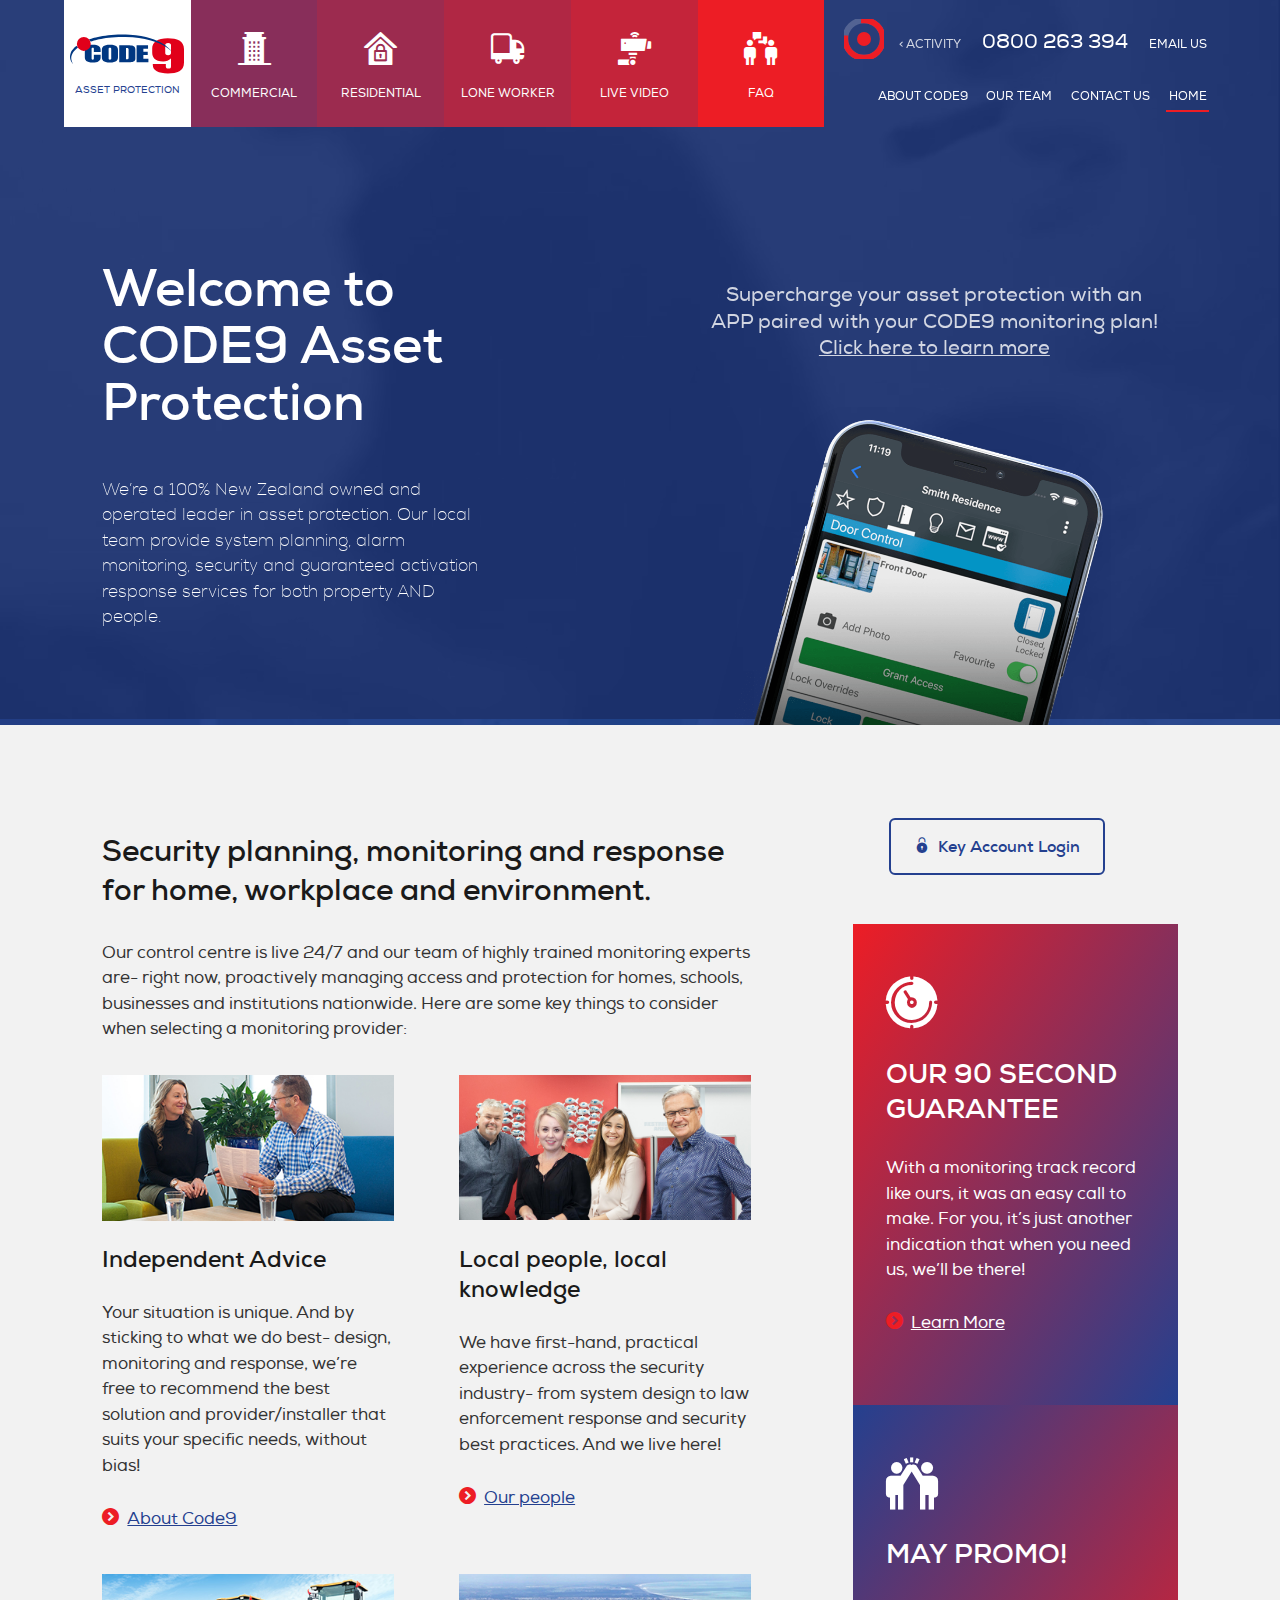
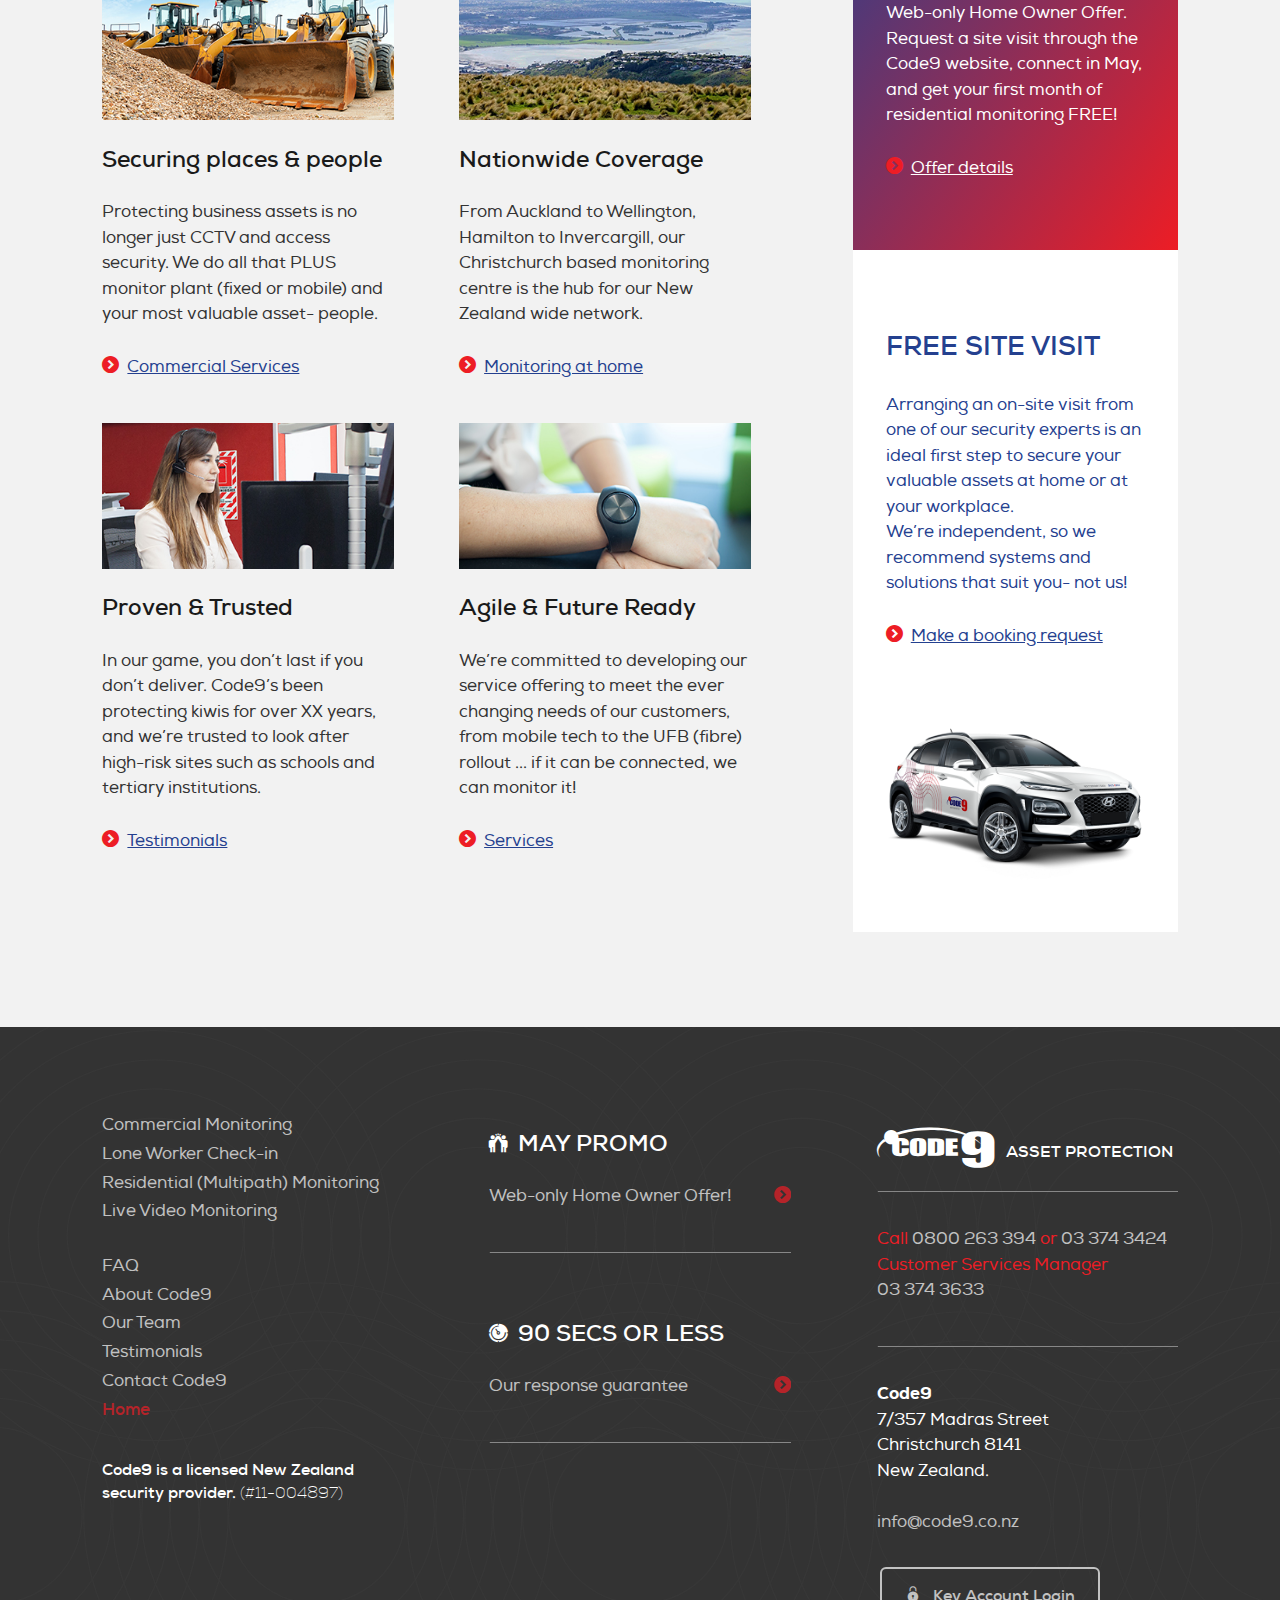
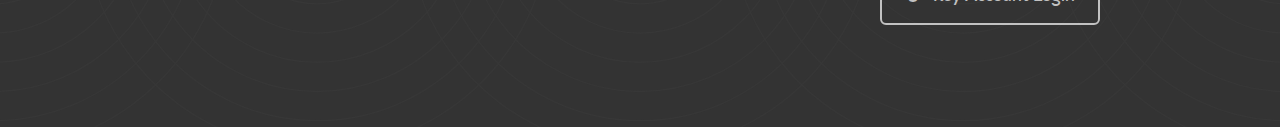
<file: index.html>
﻿<!DOCTYPE html>
<html>
<head>
    <title>Code9 Asset Protection, New Zealand Alarm Monitoring and Security Services.</title>
    <meta charset="utf-8" />
    <meta name="viewport" content="width=device-width, minimum-scale=1, initial-scale=1, shrink-to-fit=no">
    <!-- meta name="robots" content="index,follow">  LIGHT UP FOR LIVE!
    <meta name="googlebot" content="index,follow"-->
    <meta name="robots" content="noindex,nofollow">
    <meta name="googlebot" content="noindex,nofollow">
    <meta name="twitter:title" property="og:title" content="Code9 New Zealand" />
    <meta name="twitter:card" content="Code9 Asset Protection, Welcome.">
    <meta name="twitter:site" property="og:site_name" content="Code9 Asset Protection." />
    <meta name="description" property="og:description" content="Code9 is trusted to provide alarm monitoring and advanced security response foe people, places and property throughout New Zealand." />
    <meta name="twitter:image" property="og:image" content="https://code9.co.nz/site/code9/images/icons/200x200profile.png" />
    <meta property="og:type" content="website" />
    <meta name="twitter:url" property="og:url" content="https://code9.co.nz" />
    <link rel="apple-touch-icon-precomposed" sizes="76x76" href="/site/code9/images/icons/apple-touch-icon-76x76-precomposed.png">
    <link rel="apple-touch-icon-precomposed" sizes="120x120" href="/site/code9/images/icons/apple-touch-icon-120x120-precomposed.png">
    <link rel="apple-touch-icon-precomposed" sizes="152x152" href="/site?code9/images/icons/apple-touch-icon-152x152-precomposed.png">
    <link rel="apple-touch-icon-precomposed" sizes="167x167" href="/site/code9/images/icons/apple-touch-icon-167x167-precomposed.png">
    <link rel="apple-touch-icon-precomposed" sizes="180x180" href="/site/code9/images/icons/apple-touch-icon-180x180-precomposed.png">
    <link rel="icon" sizes="192x192" href="/site/code9/images/icons/favicon-192.png">
    <link rel="shortcut icon" type="image/x-icon" href="/site/code9/images/icons/favicon.ico">

    <!-- css -->
    <link rel="stylesheet" type="text/css" href="/site/code9/css/normalize.css" />
    <link rel="stylesheet" type="text/css" href="/site/code9/fonts/nexa-sans/fonts.css" />

    <!-- inline css-->
        <style>
            :root {
                --activityLvl: 75;
            }
            /* colors */
            :root {
                --cHero1: rgba(237,29,37,1.0); /* code9 red #ed1d25 */
                --cHero2: rgba(36,64,143,1.0); /* code9 blue #24408f */
                --cLight: rgba(255,255,255,1.0); /* white #ffffff */
                --cMid: rgba(51,51,51,1.0); /* code9 grey #515151 */
                --cDark: rgba(22,22,22,1.0); /* darkgrey #222222 */
            }
            html, body {
                height:100%;
            }
            body {
                color: rgba(51,51,51,1.0);
                background-color: rgba(255,255,255,1.0);
                font-size: 13px;
            }
            body * {
                background-repeat:no-repeat;
                background-position:center;
            }
            #masthead {
                background-color:rgba(36,64,143,1.0);
            }
            main {
                background-color:rgba(242,242,242,1.0);
            }
            footer {
                background-color:rgba(51,51,51,1.0);
            }
            header,
            header a:link,
            header a:visited,
            #masthead,
            #masthead a:link,
            #masthead a:visited,
            footer,
            footer a:link,
            footer a:visited {
                color:rgba(255,255,255,1.0);
            }
            main a:link,
            main a:visited {
                color:rgba(36,64,143,1.0);
            }
            a {
                white-space:nowrap;
            }
            hr {
                border-top:none;
                margin:2em auto;
            }
            picture, img {
                width: 100%;
                height: auto;
                display:block;
            }
        </style>

    <link rel="stylesheet" type="text/css" href="/site/code9/css/typography.css" />
    <link rel="stylesheet" type="text/css" href="/site/code9/css/styles.css" />
    <link rel="stylesheet" type="text/css" href="/site/code9/images/icons/icomoon/style.css" />
    <!-- google -->
    <!--
    <script async src="https://www.googletagmanager.com/gtag/js?id=UA-39229849-1"></script>
    <script>
    window.dataLayer = window.dataLayer || [];
    function gtag(){dataLayer.push(arguments);}
    gtag('js', new Date());
    gtag('config', 'UA-39229849-1');
    </script>
    -->
</head>

<body id="top">
    <a href="#top" id="toTop"><i class="icon icon-arrow-up3"></i></a>

    <header>
        <nav class="flex-container">
            <div class="flex-item"><a href="/" class="logo-small"><img src="/site/code9/images/logo.svg" alt="Code9 Asset Protection" /><h6>Asset Protection</h6></a></div>
            <div class="flex-item"><a href="service-commercial.html"><i class="icon icon-service-commercial"></i><h6>Commercial</h6></a></div>
            <div class="flex-item"><a href="service-residential.html"><i class="icon icon-service-residential"></i><h6>Residential</h6></a></div>
            <div class="flex-item"><a href="service-lworker.html"><i class="icon icon-service-lone-worker"></i><h6>Lone Worker</h6></a></div>
            <div class="flex-item"><a href="service-video.html"><i class="icon icon-service-live-video"></i><h6>Live Video</h6></a></div>
            <div class="flex-item"><a href="faq.html"><i class="icon icon-faq"></i><h6>FAQ</h6></a></div>
            <div class="flex-item" id="secondaryNav">
                <div>
                    <div class="activityLevel">
                        <svg style="padding:5px;" class="circle-chart" viewBox="0 0 33.83098862 33.83098862" width="40" height="40" xmlns="http://www.w3.org/2000/svg">
                            <circle class="circle-live" fill="var(--cHero1)" cx="16.91549431" cy="16.91549431" r="5.91549431" />
                            <circle class="circle-chart__background" stroke="rgba(255,255,255,0.2)" stroke-width="5" fill="none" cx="16.91549431" cy="16.91549431" r="15.91549431" />
                            <circle class="circle-chart__circle" stroke="var(--cHero1)" stroke-width="5" stroke-dasharray="var(--activityLvl),100" stroke-linecap="square" fill="none" cx="16.91549431" cy="16.91549431" r="15.91549431" />
                            <circle class="circle-live__action" fill="var(--cHero1)"  cx="16.91549431" cy="16.91549431" r="4.91549431" />
                        </svg>
                    </div>
                    <span>< Activity</span>
                    <a href="tel:0800263394" class="tphone">0800 263 394</a>
                    <a href="mailto:info@code9.co.nz?subject=Enquiry from Code9 Website">Email Us</a>
                </div>
                <div>
                    <a href="about.html">About Code9</a>
                    <a href="team.html">Our Team</a>
                    <a href="contact.html">Contact Us</a>
                    <a href="/" class="activeLink">Home</a>
                </div>
            </div>
        </nav>
        <div class="showTouch" id="mobileButtons">
            <a href="/" class="logo-small"><img src="/site/code9/images/logo.svg" alt="Code9 Asset Protection" /></a>
            <a href="tel:6433743424" class="icon icon-phone"></a>
            <a href="mailto:info@code9.co.nz?subject=Enquiry from Code9 Website" class="icon icon-envelop"></a>
            <button id="mobileTrigger" class="icon icon-menu2"></button>
            <button id="mobileClose" class="icon icon-cross2"></button>
        </div>
        <div id="mobileNavigation">
            <div>
                <nav>
                    <a href="commercial.html"><span>Commercial Monitoring</span><i class="icon icon-service-commercial"></i></a>
                    <a href="residential.html"><span>Residential Monitoring</span><i class="icon icon-service-residential"></i></a>
                    <a href="loneworker.html"><span>Lone Worker Check-in</span><i class="icon icon-service-lone-worker"></i></a>
                    <a href="livevideo.html"><span>Live Video Monitoring</span><i class="icon icon-service-live-video"></i></a>
                    <a href="faq.html"><span>Frequently Asked Questions</span><i class="icon icon-faq"></i></a>
                </nav>
                <nav>
                    <a href="about.html"><span>About Code9</span></a>
                    <a href="team.html"><span>Our Team</span></a>
                    <a href="testimonials.html"><span>Testimonials</span></a>
                    <a href="contact.html"><span>Contact Code9</span></a>
                    <a href="/"><span>Home</span></a>
                </nav>
            </div>
        </div>

    </header>




    <main>





        <div id="masthead" class="picturefill-background fixedbg reversedTypo doubleCol" >
            <article>
                <div>
                    <section>
                        <h1>Welcome to CODE9 Asset Protection</h1>
                        <p>We’re a 100% New Zealand owned and operated leader in asset protection. Our local team provide system planning, alarm monitoring, security and guaranteed activation response services for both property AND people.</p>
                    </section>
                </div>
               <!-- <div style="background-image: url(/site/code9/images/elements/smart-tech.svg); background-position:3% 70%;">-->
                <div>
                    <section style="text-align: center;" class="app_home">
                            <h4>Supercharge your asset protection with an<br>APP paired with your CODE9 monitoring plan!<br><a href="/apps.html">Click here to learn more</a></h4>
                            <br>
                            <br>
                        <img src="/site/code9/images/uploads/art-dir/apps/homepage1.png">
                        <!--
                        <picture>
                            <img srcset="/site/code9/images/uploads/phone-crop.png, /site/code9/images/uploads/phone-crop@2x.png 2x" alt="Phone Crop" />
                        </picture>
                        -->
                    </section>
                </div>
            </article>


            <div id="vidHolder">
                <video id="bgvid" class="hidden-xs" autoplay muted>
                    <source type="video/mp4" data-src="/site/code9/video/code9-loop.mp4">
                    <source type="video/ogg" data-src="/site/code9/video/code9-loop.ogv" />
                </video>
            </div>

            <span data-src="/site/code9/images/uploads/art-dir/vidcap/700x700.jpg"></span>
            <span data-src="/site/code9/images/uploads/art-dir/vidcap/1000x1000.jpg" data-media="(min-width: 700px)"></span>
        </div>

        <span id="headerWpnt"></span>



        <div id="mobileInpage" class="picturefill-background">
            <article>
                <div>
                    <section>
                        <p><a href="about.html" class="bulletL">Commercial Monitoring</a></p>
                        <p><a href="about.html" class="bulletL">Residential Monitoring</a></p>
                        <p><a href="about.html" class="bulletL">Common Questions</a></p>
                        <p><a href="about.html" class="bulletL">About Us</a></p>
                    </section>
                </div>
            </article>
            <span data-src="/site/code9/images/uploads/mobile-feature@2x.jpg"></span>
        </div>



        <div class="sidebar-R">
            <article>
                <div>
                    <section>
                        <h2>Security planning, monitoring and response for home, workplace and environment.</h2>
                        <p>Our control centre is live 24/7 and our team of highly trained monitoring experts are- right now, proactively managing access and protection for homes, schools, businesses and institutions nationwide. Here are some key things to consider when selecting a monitoring provider:</p>
                        <br />
   
                    </section>

                    <div class="cols-2">
                        <section>
                            <picture>
                                <img srcset="/site/code9/images/uploads/independent.jpg, /site/code9/images/uploads/independent@2x.jpg 2x" alt="Independent" />
                            </picture>
                            <h4>Independent Advice</h4>
                            <p>Your situation is unique. And by sticking to what we do best- design, monitoring and response, we’re free to recommend the best solution and provider/installer that suits your specific needs, without bias!</p>
                            <p><a href="about.html" class="bulletL">About Code9</a></p>
                        </section>

                        <section>
                            <picture>
                                <img srcset="/site/code9/images/uploads/local.jpg, /site/code9/images/uploads/local@2x.jpg 2x" alt="Local knowledge" />
                            </picture>
                            <h4>Local people, local knowledge</h4>
                            <p>We have first-hand, practical experience across the security industry- from system design to law enforcement response and security best practices. And we live here!</p>
                            <p><a href="about.html" class="bulletL">Our people</a></p>
                        </section>

                        <section>
                            <picture>
                                <img srcset="/site/code9/images/uploads/commercial.jpg, /site/code9/images/uploads/commercial@2x.jpg 2x" alt="Local knowledge" />
                            </picture>
                            <h4>Securing places & people</h4>
                            <p>Protecting business assets is no longer just CCTV and access security. We do all that PLUS monitor plant (fixed or mobile) and your most valuable asset- people.</p>
                            <p><a href="about.html" class="bulletL">Commercial Services</a></p>
                        </section>

                        <section>
                            <picture>
                                <img srcset="/site/code9/images/uploads/nationwide.jpg, /site/code9/images/uploads/nationwide@2x.jpg 2x" alt="Local knowledge" />
                            </picture>
                            <h4>Nationwide Coverage</h4>
                            <p>From Auckland to Wellington, Hamilton to Invercargill, our Christchurch based monitoring centre is the hub for our New Zealand wide network.</p>
                            <p><a href="about.html" class="bulletL">Monitoring at home</a></p>

                        </section>

                        <section>
                            <picture>
                                <img srcset="/site/code9/images/uploads/proven.jpg, /site/code9/images/uploads/proven@2x.jpg 2x" alt="Local knowledge" />
                            </picture>
                            <h4>Proven & Trusted</h4>
                            <p>In our game, you don’t last if you don’t deliver. Code9’s been protecting kiwis for over XX years, and we’re trusted to look after high-risk sites such as schools and tertiary institutions.</p>
                            <p><a href="about.html" class="bulletL">Testimonials</a></p>
                        </section>

                        <section>
                            <picture>
                                <img srcset="/site/code9/images/uploads/future.jpg, /site/code9/images/uploads/future@2x.jpg 2x" alt="Local knowledge" />
                            </picture>
                            <h4>Agile & Future Ready</h4>
                            <p>We’re committed to developing our service offering to meet the ever changing needs of our customers, from mobile tech to the UFB (fibre) rollout ... if it can be connected, we can monitor it!</p>
                            <p><a href="about.html" class="bulletL">Services</a></p>
                        </section>
                    </div>
                </div>




                <div class="sidebar">
                    <section class="minimal">
                        <a href="https://www.patriotsystems.com/HostCode9/UserLogin.aspx?ReturnUrl=%2fhost%2fmemalarm3.aspx" class="button solo"><i class="icon icon-lock-7"></i>Key Account Login</a>
                    </section>
                    <section class="gradient-r-l reversedTypo">
                        <i class="icon icon-speed x2"></i>
                        <h3>Our 90 second guarantee</h3>
                        <p>With a monitoring track record like ours, it was an easy call to make. For you, it’s just another indication that when you need us, we’ll be there!</p>
                        <p><a href="about.html" class="bulletL">Learn More</a></p>
                    </section>
                    <section class="gradient-l-r reversedTypo">
                        <i class="icon icon-high-five x2"></i>
                        <h3>MAY PROMO!</h3>
                        <p>Web-only Home Owner Offer. Request a site visit through the Code9 website, connect in May, and get your first month of residential monitoring FREE!</p>
                        <p><a href="about.html" class="bulletL">Offer details</a></p>
                    </section>
                    <section class="light">
                        <h3>Free site visit</h3>
                        <p>Arranging an on-site visit from one of our security experts is an ideal first step to secure your valuable assets at home or at your workplace.<br />
                        We’re independent, so we recommend systems and solutions that suit you- not us!</p>
                        <p><a href="about.html" class="bulletL">Make a booking request</a></p>
                        <picture>
                            <img srcset="/site/code9/images/uploads/car1.png, /site/code9/images/uploads/car1@2x.png 2x" alt="Code9 Vehicle" />
                        </picture>
                    </section>
                </div>
            </article>
        </div>






    </main>



    <footer>
        <div>
            <section>
                <p>
                    <a href="service-commercial.html">Commercial Monitoring</a>
                    <a href="service-lworker.html">Lone Worker Check-in</a>
                    <a href="service-residential.html">Residential (Multipath) Monitoring</a>
                    <a href="service-video.html">Live Video Monitoring</a>
                </p>
                <p>
                    <a href="faq.html">FAQ</a>
                    <a href="about.html">About Code9</a>
                    <a href="team.html">Our Team</a>
                    <a href="testimonials.html">Testimonials</a>
                    <a href="contact.html">Contact Code9</a>
                    <a href="/" class="activeLink">Home</a>
                </p>
                <h6>Code9 is a licensed New Zealand security provider. <span>(#11-004897)</span></h6>
            </section>
        </div>

        <div>
            <section>
                <h4><i class="iconInline icon-high-five" ></i>May Promo</h4>
                <p><a href="about.html" class="bulletR">Web-only Home Owner Offer!</a></p>
                <hr />

                <br />

                <h4><i class="iconInline icon-speed"></i>90 Secs or less</h4>
                <p><a href="about.html" class="bulletR">Our response guarantee</a></p>
                <hr />
            </section>
        </div>

        <div itemscope itemtype="http://schema.org/Organization">
            <section>
                <h6><i class="icon-logo-mono" style="font-size: 40px; position: relative; top: 8px;"></i> &nbsp; ASSET PROTECTION</h6>
                <hr />
                <p class="red">
                    Call <a href="tel:0800263394" itemprop="telephone">0800 263 394</a> or <a href="tel:6433743424" itemprop="telephone">03 374 3424</a><br>
Customer Services Manager <a href="tel:+6433743633">03 374 3633</a>
                </p>
                <hr />
                <p>
                    <span itemprop="name"><strong>Code9</strong></span><br />
                    <span itemprop="address" itemscope itemtype="http://schema.org/PostalAddress">
                        <span itemprop="streetAddress">7/357 Madras Street</span><br />
                        <span itemprop="addressLocality">Christchurch</span> 8141<br />
                        <span itemprop="addressCountry">New Zealand.</span>
                    </span>
                </p>
                <p>
                    <a href="mailto:info@code9.co.nz?subject=Enquiry from Code9 Website">info@code9.co.nz</a>
                </p>

                <a href="https://www.patriotsystems.com/HostCode9/UserLogin.aspx?ReturnUrl=%2fhost%2fmemalarm3.aspx" class="button"><i class="icon icon-lock-7"></i> Key Account Login</a>
            </section>
        </div>

    </footer>


    <!--pckgs-->
    <script type="text/javascript" src="/site/code9/js/jquery-3.3.1.min.js"></script>
    <script type="text/javascript" src="/site/code9/js/enquire.min.js"></script>
    <script type="text/javascript" src="/site/code9/js/jquery.waypoints.min.js"></script>
    <script type="text/javascript" src="/site/code9/js/picturefill-background.js" async></script>
    <script type="text/javascript" src="/site/code9/js/jquery.scrollTo-2.1.0/jquery.scrollTo.min.js" async></script>
    <script type="text/javascript" src="/site/code9/js/jquery.localScroll-1.4.0/jquery.localScroll.min.js" async></script>
    <script type="text/javascript" src="/site/code9/js/easing.js" async></script>
    <!-- custom -->
    <script type="text/javascript" src="/site/code9/js/jsmediaqueries.js" defer></script>


    <script type="text/javascript">
                window.addEventListener("load", function() {
                    var bgv = document.getElementById("bgvid");

                    var visible = !!(bgv.offsetWidth ||
                    bgv.offsetHeight ||
                    bgv.getClientRects().length);

                    if (visible) {
                    var children = bgv.getElementsByTagName("source");
                        for (var i = 0; i < children.length; ++i) {
                        children[i].src = children[i].getAttribute("data-src");
                        }
                    }
                    bgv.load();

                    var iterations = 1;
                    bgvid.addEventListener('ended', function () {
                        if (iterations < 3) {
                            this.currentTime = 0;
                            this.play();
                            iterations ++;
                        }
                    }, false);

                });
    </script>


</body>

</html>
</file>
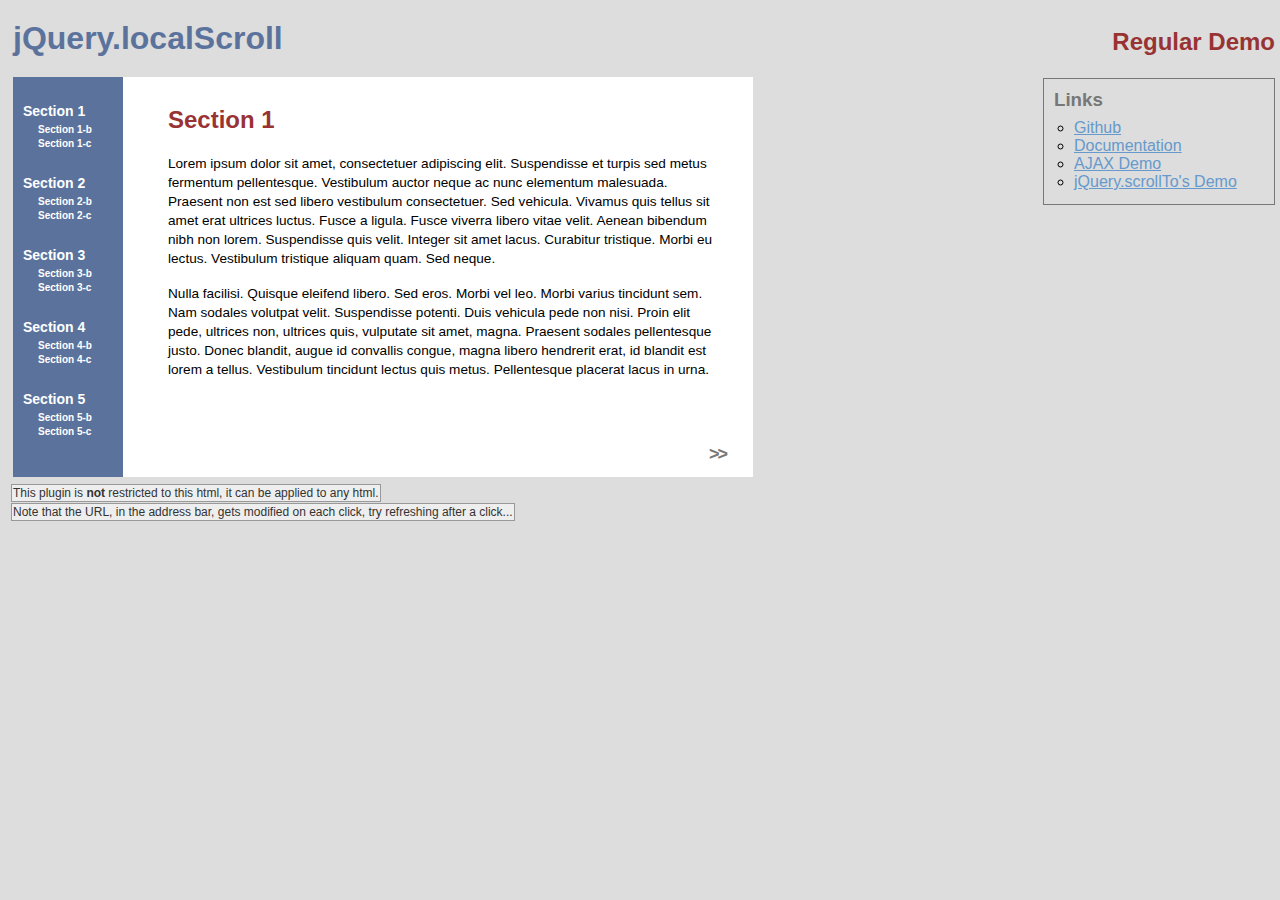
<file: site/code9/js/jquery.localScroll-1.4.0/demo/index.html>
<!DOCTYPE html PUBLIC "-//W3C//DTD XHTML 1.0 Transitional//EN" "http://www.w3.org/TR/xhtml1/DTD/xhtml1-transitional.dtd">
<html xmlns="http://www.w3.org/1999/xhtml">
<head>
	<meta http-equiv="Content-Type" content="text/html; charset=iso-8859-1" />
	<title>jQuery.localScroll</title>
	<meta name="keywords" content="javascript, jquery, plugins, scroll, anchor, to, navigation, scrollTo, smooth, animation, overflow, element, window, effect, lazy, ariel, flesler, customizable" />
	<meta name="description" content="Demo of jQuery.localScroll. A jQuery plugin to make anchor navigation work with a smooth animation, made by Ariel Flesler." />
	<meta name="robots" content="index,follow" />
	<link type="text/css" rel="stylesheet" href="css/style.css" />
	<script type="text/javascript" src="https://ajax.googleapis.com/ajax/libs/jquery/1.8.0/jquery.min.js"></script>
	<script type="text/javascript" src="./js/jquery.scrollTo.min.js"></script>
	<script type="text/javascript" src="../jquery.localScroll.js"></script>
	<script type="text/javascript">
		jQuery(function( $ ){
			/**
			 * Most jQuery.localScroll's settings, actually belong to jQuery.ScrollTo, check it's demo for an example of each option.
			 * @see http://demos.flesler.com/jquery/scrollTo/
			 * You can use EVERY single setting of jQuery.ScrollTo, in the settings hash you send to jQuery.localScroll.
			 */
			
			// The default axis is 'y', but in this demo, I want to scroll both
			// You can modify any default like this
			$.localScroll.defaults.axis = 'xy';
			
			/**
			 * NOTE: I use $.localScroll instead of $('#navigation').localScroll() so I
			 * also affect the >> and << links. I want every link in the page to scroll.
			 */
			$.localScroll({
				target: '#content', // could be a selector or a jQuery object too.
				queue:true,
				duration:1000,
				hash:true,
				onBefore:function( e, anchor, $target ){
					// The 'this' is the settings object, can be modified
				},
				onAfter:function( anchor, settings ){
					// The 'this' contains the scrolled element (#content)
				}
			});
		});
	</script>
</head>
<body>
	<h1>jQuery.localScroll</h1>
	<h2 class="title">Regular Demo</h2>
	<ul id="navigation">
		<li class="sup">
			<a href="#section1">Section 1</a>
			<ul>
				<li><a href="#section1b">Section 1-b</a></li>
				<li><a href="#section1c">Section 1-c</a></li>
			</ul>					
		</li>
		<li class="sup">
			<a href="#section2">Section 2</a>
			<ul>
				<li><a href="#section2b">Section 2-b</a></li>
				<li><a href="#section2c">Section 2-c</a></li>
			</ul>	
		</li>
		<li class="sup">
			<a href="#section3">Section 3</a>
			<ul>
				<li><a href="#section3b">Section 3-b</a></li>
				<li><a href="#section3c">Section 3-c</a></li>
			</ul>
		</li>
		<li class="sup">
			<a href="#section4">Section 4</a>
			<ul>
				<li><a href="#section4b">Section 4-b</a></li>
				<li><a href="#section4c">Section 4-c</a></li>
			</ul>
		</li>
		<li class="sup">
			<a href="#section5">Section 5</a>
			<ul>
				<li><a href="#section5b">Section 5-b</a></li>
				<li><a href="#section5c">Section 5-c</a></li>
			</ul>
		</li>
	</ul>															
	<div id="content">
		<div class="section">
			<ul>
				<li class="sub" id="section1">
					<h2>Section 1</h2>
					<p>Lorem ipsum dolor sit amet, consectetuer adipiscing elit. Suspendisse et turpis sed metus fermentum pellentesque. Vestibulum auctor neque ac nunc elementum malesuada. Praesent non est sed libero vestibulum consectetuer. Sed vehicula. Vivamus quis tellus sit amet erat ultrices luctus. Fusce a ligula. Fusce viverra libero vitae velit. Aenean bibendum nibh non lorem. Suspendisse quis velit. Integer sit amet lacus. Curabitur tristique. Morbi eu lectus. Vestibulum tristique aliquam quam. Sed neque.</p>
					<p>Nulla facilisi. Quisque eleifend libero. Sed eros. Morbi vel leo. Morbi varius tincidunt sem. Nam sodales volutpat velit. Suspendisse potenti. Duis vehicula pede non nisi. Proin elit pede, ultrices non, ultrices quis, vulputate sit amet, magna. Praesent sodales pellentesque justo. Donec blandit, augue id convallis congue, magna libero hendrerit erat, id blandit est lorem a tellus. Vestibulum tincidunt lectus quis metus. Pellentesque placerat lacus in urna.</p>
					<a href="#section1b" class="next">&gt;&gt;</a>
				</li>
				<li class="sub" id="section1b">
					<h2>Section 1-b</h2>
					<p>Lorem ipsum dolor sit amet, consectetuer adipiscing elit. Suspendisse et turpis sed metus fermentum pellentesque. Vestibulum auctor neque ac nunc elementum malesuada. Praesent non est sed libero vestibulum consectetuer. Sed vehicula. Vivamus quis tellus sit amet erat ultrices luctus. Fusce a ligula. Fusce viverra libero vitae velit. Aenean bibendum nibh non lorem. Suspendisse quis velit. Integer sit amet lacus. Curabitur tristique. Morbi eu lectus. Vestibulum tristique aliquam quam. Sed neque.</p>
					<p>Nulla facilisi. Quisque eleifend libero. Sed eros. Morbi vel leo. Morbi varius tincidunt sem. Nam sodales volutpat velit. Suspendisse potenti. Duis vehicula pede non nisi. Proin elit pede, ultrices non, ultrices quis, vulputate sit amet, magna. Praesent sodales pellentesque justo. Donec blandit, augue id convallis congue, magna libero hendrerit erat, id blandit est lorem a tellus. Vestibulum tincidunt lectus quis metus. Pellentesque placerat lacus in urna.</p>
					<a href="#section1" class="prev">&lt;&lt;</a>
					<a href="#section1c" class="next">&gt;&gt;</a>					
				</li>
				<li class="sub" id="section1c">
					<h2>Section 1-c</h2>
					<p>Lorem ipsum dolor sit amet, consectetuer adipiscing elit. Suspendisse et turpis sed metus fermentum pellentesque. Vestibulum auctor neque ac nunc elementum malesuada. Praesent non est sed libero vestibulum consectetuer. Sed vehicula. Vivamus quis tellus sit amet erat ultrices luctus. Fusce a ligula. Fusce viverra libero vitae velit. Aenean bibendum nibh non lorem. Suspendisse quis velit. Integer sit amet lacus. Curabitur tristique. Morbi eu lectus. Vestibulum tristique aliquam quam. Sed neque.</p>
					<p>Nulla facilisi. Quisque eleifend libero. Sed eros. Morbi vel leo. Morbi varius tincidunt sem. Nam sodales volutpat velit. Suspendisse potenti. Duis vehicula pede non nisi. Proin elit pede, ultrices non, ultrices quis, vulputate sit amet, magna. Praesent sodales pellentesque justo. Donec blandit, augue id convallis congue, magna libero hendrerit erat, id blandit est lorem a tellus. Vestibulum tincidunt lectus quis metus. Pellentesque placerat lacus in urna.</p>
					<a href="#section1b" class="prev">&lt;&lt;</a>
				</li>				
			</ul>
		</div>
		<div class="section">
			<ul>
				<li class="sub" id="section2" >
					<h2>Section 2</h2>
					<p>Nullam et sem eget massa pellentesque dapibus. Nulla sollicitudin enim quis odio. Quisque ipsum lorem, volutpat eget, condimentum ac, posuere id, risus. Suspendisse tortor metus, aliquet in, varius nec, hendrerit a, libero. Suspendisse iaculis. Fusce commodo urna ut enim. Fusce tempus eros. Phasellus sodales tellus id dolor. Integer sollicitudin, turpis ac interdum condimentum, enim enim tempus metus, sed imperdiet massa diam nec elit. Mauris ante augue, hendrerit non, commodo ac, porttitor eu, turpis.</p>
					<p>In fermentum nibh ut diam. Mauris sagittis, tellus ac molestie fermentum, arcu orci pharetra mi, id vehicula massa leo vel pede. Nullam semper tincidunt lorem. Proin arcu libero, auctor sed, interdum egestas, ullamcorper et, lacus. Donec id lectus eget diam accumsan ullamcorper. Donec at urna et lacus condimentum pellentesque. Phasellus dapibus hendrerit massa. Sed sed ipsum. Quisque venenatis. Donec vel turpis. Vivamus quis augue a turpis facilisis facilisis. Pellentesque augue ipsum, bibendum id.</p>
					<a href="#section2b" class="next">&gt;&gt;</a>	
				</li>
				<li class="sub" id="section2b">
					<h2>Section 2-b</h2>
					<p>Nullam et sem eget massa pellentesque dapibus. Nulla sollicitudin enim quis odio. Quisque ipsum lorem, volutpat eget, condimentum ac, posuere id, risus. Suspendisse tortor metus, aliquet in, varius nec, hendrerit a, libero. Suspendisse iaculis. Fusce commodo urna ut enim. Fusce tempus eros. Phasellus sodales tellus id dolor. Integer sollicitudin, turpis ac interdum condimentum, enim enim tempus metus, sed imperdiet massa diam nec elit. Mauris ante augue, hendrerit non, commodo ac, porttitor eu, turpis.</p>
					<p>In fermentum nibh ut diam. Mauris sagittis, tellus ac molestie fermentum, arcu orci pharetra mi, id vehicula massa leo vel pede. Nullam semper tincidunt lorem. Proin arcu libero, auctor sed, interdum egestas, ullamcorper et, lacus. Donec id lectus eget diam accumsan ullamcorper. Donec at urna et lacus condimentum pellentesque. Phasellus dapibus hendrerit massa. Sed sed ipsum. Quisque venenatis. Donec vel turpis. Vivamus quis augue a turpis facilisis facilisis. Pellentesque augue ipsum, bibendum id</p>
					<a href="#section2" class="prev">&lt;&lt;</a>
					<a href="#section2c" class="next">&gt;&gt;</a>	
				</li>
				<li class="sub" id="section2c">
					<h2>Section 2-c</h2>
					<p>Nullam et sem eget massa pellentesque dapibus. Nulla sollicitudin enim quis odio. Quisque ipsum lorem, volutpat eget, condimentum ac, posuere id, risus. Suspendisse tortor metus, aliquet in, varius nec, hendrerit a, libero. Suspendisse iaculis. Fusce commodo urna ut enim. Fusce tempus eros. Phasellus sodales tellus id dolor. Integer sollicitudin, turpis ac interdum condimentum, enim enim tempus metus, sed imperdiet massa diam nec elit. Mauris ante augue, hendrerit non, commodo ac, porttitor eu, turpis.</p>
					<p>In fermentum nibh ut diam. Mauris sagittis, tellus ac molestie fermentum, arcu orci pharetra mi, id vehicula massa leo vel pede. Nullam semper tincidunt lorem. Proin arcu libero, Donec at urna et lacus condimentum pellentesque. Phasellus dapibus hendrerit massa. Sed sed ipsum. Quisque venenatis. Donec vel turpis. Vivamus quis augue a turpis facilisis facilisis. Pellentesque augue ipsum, bibendum id, scelerisque id, venenatis sit amet, nulla.</p>
					<a href="#section2b" class="prev">&lt;&lt;</a>
				</li>
			</ul>
		</div>
		<div class="section">
			<ul>
				<li class="sub" id="section3">
					<h2>Section 3</h2>
					<p>Aliquam erat volutpat. In a neque. Mauris malesuada consectetuer metus. Etiam molestie. Cum sociis natoque penatibus et magnis dis parturient montes, nascetur ridiculus mus. Integer scelerisque gravida libero. Nulla nisi massa, consequat nec, gravida sit amet, imperdiet in, est. Nam gravida lacus. Etiam sem tortor, faucibus eget, iaculis euismod, molestie consequat, mauris. Phasellus consectetuer lobortis eros. Maecenas sit amet arcu. Morbi ut enim. Fusce sem augue, consectetuer in, tempus eu, dictum vel, felis. Praesent nisl tortor, aliquet a, fermentum ac, molestie vitae, libero.</p>
					<p>Donec lacinia neque et justo. Vestibulum pretium semper tellus. Phasellus lacinia tristique purus. Id, orci. Pellentesque habitant morbi tristique senectus et netus et malesuada fames ac turpis egestas. Nulla non orci eu felis accumsan blandit. Nam condimentum. Quisque pulvinar. Cras nibh. Sed quis lorem id erat feugiat vulputate.</p>
					<a href="#section3b" class="next">&gt;&gt;</a>	
				</li>
				<li class="sub" id="section3b">
					<h2>Section 3-b</h2>
					<p>Aliquam erat volutpat. Pellentesque cursus, vel dignissim dolor est eget ante. Pellentesque a purus. Proin quis arcu ut ipsum sollicitudin sollicitudin. In a neque. Mauris malesuada consectetuer metus. Etiam molestie. Cum sociis natoque penatibus et magnis dis parturient montes, nascetur ridiculus mus.Nam gravida lacus. Etiam sem tortor, faucibus eget, iaculis euismod, molestie consequat, mauris. Phasellus consectetuer lobortis eros. Maecenas sit amet arcu. Morbi ut enim. Fusce sem augue, consectetuer in, tempus eu, dictum vel, felis. Praesent nisl tortor, aliquet a, fermentum ac, molestie vitae, libero.</p>
					<p>Donec lacinia neque et justo. Vestibulum pretium semper tellus. Phasellus lacinia tristique purus. Sed magna est, auctor quis, egestas et, tristique id, orci. Pellentesque habitant morbi tristique senectus et netus et malesuada fames ac turpis egestas. Nulla non orci eu felis accumsan blandit. Nam condimentum. Sed quis lorem id erat feugiat vulputate.</p>
					<a href="#section3" class="prev">&lt;&lt;</a>
					<a href="#section3c" class="next">&gt;&gt;</a>	
				</li>
				<li class="sub" id="section3c">
					<h2>Section 3-c</h2>
					<p>Aliquam erat volutpat. Pellentesque cursus, pede vel molestie tempor, orci mauris pellentesque mauris. Etiam molestie. Cum sociis natoque penatibus et magnis dis parturient montes, nascetur ridiculus mus. Integer scelerisque gravida libero. Nulla nisi massa, consequat nec, gravida sit amet, imperdiet in, est. Nam gravida lacus. Etiam sem tortor, faucibus eget, iaculis euismod, molestie consequat, mauris. Phasellus consectetuer lobortis eros. Maecenas sit amet arcu. Morbi ut enim. Fusce sem augue, consectetuer in, tempus eu, dictum vel, felis. Praesent nisl tortor, aliquet a, fermentum ac, molestie vitae, libero.</p>
					<p>Donec lacinia neque et justo. Pellentesque habitant morbi tristique senectus et netus et malesuada fames ac turpis egestas. ellentesque cursus, pede vel molestie tempor, orci mauris pellentesque mauris. Nulla non orci eu felis accumsan blandit. Nam condimentum. Quisque pulvinar. Cras nibh. Sed quis lorem id erat feugiat vulputate. </p>
					<a href="#section3b" class="prev">&lt;&lt;</a>
				</li>								
			</ul>
		</div>
		<div class="section">
			<ul>
				<li class="sub" id="section4">
					<h2>Section 4</h2>
					<p>Donec eu diam. Etiam pharetra pede id orci. Mauris tellus enim, ultrices in, vehicula sed, feugiat eget, pede. Vestibulum odio eros, viverra non, posuere sed, elementum blandit, nunc. Fusce sodales cursus nibh. Nam ut sem sed tortor lacinia aliquet. Donec lacus arcu, consectetuer non, dignissim eget, ultrices sed, ligula. Maecenas faucibus lobortis nibh. Ut viverra justo quis felis eleifend ultrices. Integer at magna ut lacus malesuada rutrum. Proin in odio a mi tincidunt faucibus. Lorem ipsum dolor sit amet, consectetuer adipiscing elit. Nullam nisi massa, facilisis vitae, mollis et, ornare sit amet, dolor.</p>
					<p>Quisque turpis eros. Vivamus ullamcorper, diam sit amet pharetra vehicula, sem nisi scelerisque ante, nec mattis risus augue non nulla. Donec elit dui, porttitor eget, ultricies vel, elementum gravida, urna. Aliquam erat volutpat. Mauris libero tellus, facilisis et, aliquet non, pulvinar sagittis, turpis. Quisque eu augue et dui lacinia gravida. Nam in massa a purus blandit mattis. Nulla facilisi.</p>
					<a href="#section4b" class="next">&gt;&gt;</a>	
				</li>
				<li class="sub" id="section4b">
					<h2>Section 4-b</h2>
					<p>Donec eu diam. . Integer viverra ante quis nisi. Vestibulum odio eros, viverra non, posuere sed, elementum blandit, nunc. Fusce sodales cursus nibh. Nam ut sem sed tortor lacinia aliquet. Donec lacus arcu, consectetuer non, dignissim eget, ultrices sed, ligula. Maecenas faucibus lobortis nibh. Ut viverra justo quis felis eleifend ultrices. Integer at magna ut lacus malesuada rutrum. Proin in odio a mi tincidunt faucibus. Lorem ipsum dolor sit amet, consectetuer adipiscing elit. Nullam nisi massa, facilisis vitae, mollis et, ornare sit amet, dolor.</p>
					<p>Quisque turpis eros, blandit vitae, auctor vel, eleifend nec, nisl. Nam justo lacus, elementum vel, rhoncus ut, feugiat id, ante. Vivamus ullamcorper,Nec mattis risus augue non nulla. Donec elit dui, porttitor eget, ultricies vel, elementum gravida, urna. Aliquam erat volutpat. Mauris libero tellus, facilisis et, aliquet non, pulvinar sagittis, turpis. Quisque eu augue et dui lacinia gravida. Nam in massa a purus blandit mattis. Nulla facilisi.</p>
					<a href="#section4" class="prev">&lt;&lt;</a>
					<a href="#section4c" class="next">&gt;&gt;</a>	
				</li>
				<li class="sub" id="section4c">
					<h2>Section 4-c</h2>
					<p>Donec eu diam. Morbi molestie purus at velit. Morbi augue eros, eleifend nec, bibendum tempor, aliquet a, augue. Integer viverra ante quis nisi. Vestibulum odio eros, viverra non, posuere sed, elementum blandit, nunc. Fusce sodales cursus nibh. Nam ut sem sed tortor lacinia aliquet. Donec lacus arcu, consectetuer non, dignissim eget, ultrices sed, ligula. Maecenas faucibus lobortis nibh. Ut viverra justo quis felis eleifend ultrices. Integer at magna ut lacus malesuada rutrum. Proin in odio a mi tincidunt faucibus. Lorem ipsum dolor sit amet, consectetuer adipiscing elit. Nullam nisi massa, facilisis vitae, mollis et, ornare sit amet, dolor.</p>
					<p>Quisque turpis eros, blandit vitae, auctor vel, eleifend nec, nisl. Nec mattis risus augue non nulla. Donec elit dui, porttitor eget, ultricies vel, elementum gravida, urna. Aliquam erat volutpat. Mauris libero tellus, facilisis et, aliquet non, pulvinar sagittis, turpis. Quisque eu augue et dui lacinia gravida. Nam in massa a purus blandit mattis. Nulla facilisi.</p>
					<a href="#section4b" class="prev">&lt;&lt;</a>
				</li>
			</ul>
		</div>
		<div class="section">
			<ul>
				<li class="sub" id="section5">
					<h2>Section 5</h2>
					<p>Fusce sit amet nibh sit amet libero pretium rutrum. Phasellus arcu. Donec turpis lorem, eleifend ut, cursus at, lacinia eget, dolor. Vivamus pulvinar sollicitudin ante. Nulla eu mauris sollicitudin urna fermentum tincidunt. Mauris placerat leo ut quam. Vestibulum ante ipsum primis in faucibus orci luctus et ultrices posuere cubilia Curae; Sed in risus. Aliquam erat volutpat. Cum sociis natoque penatibus et magnis dis parturient montes, nascetur ridiculus mus. Maecenas enim. Suspendisse odio odio, cursus ut, egestas eget, lobortis eget, magna.</p>
					<p>Maecenas ultrices lectus facilisis metus. Fusce imperdiet. Aenean bibendum magna a neque. Aenean vel tellus. Lorem ipsum dolor sit amet, consectetuer adipiscing elit. Fusce gravida, magna non pellentesque interdum, felis odio eleifend ligula, et luctus dolor mi et diam. Vivamus varius nisl sed enim. Sed ultricies fermentum urna.</p>
					<a href="#section5b" class="next">&gt;&gt;</a>	
				</li>
				<li class="sub" id="section5b">
					<h2>Section 5-b</h2>
					<p>Fusce sit amet nibh sit amet libero pretium rutrum. Nam iaculis enim ac ipsum. Donec turpis lorem, eleifend ut, cursus at, lacinia eget, dolor. Vivamus pulvinar sollicitudin ante. Nulla eu mauris sollicitudin urna fermentum tincidunt. Mauris placerat leo ut quam. Vestibulum ante ipsum primis in faucibus orci luctus et ultrices posuere cubilia Curae; Sed in risus. Aliquam erat volutpat. Cum sociis natoque penatibus et magnis dis parturient montes, nascetur ridiculus mus. Maecenas enim. Suspendisse odio odio, cursus ut, egestas eget, lobortis eget, magna.</p>
					<p>Maecenas ultrices lectus facilisis metus. Nunc nec elit vitae lectus posuere aliquam. Integer id justo nec elit varius blandit. Aenean vel tellus. Lorem ipsum dolor sit amet, consectetuer adipiscing elit. Fusce gravida, magna non pellentesque interdum, felis odio eleifend ligula, et luctus dolor mi et diam. Vivamus varius nisl sed enim. Sed ultricies fermentum urna.</p>
					<a href="#section5" class="prev">&lt;&lt;</a>
					<a href="#section5c" class="next">&gt;&gt;</a>	
				</li>
				<li class="sub" id="section5c">
					<h2>Section 5-c</h2>
					<p>Fusce sit amet nibh sit amet libero pretium rutrum. Phasellus arcu. Morbi justo purus, pellentesque ac, fringilla at, adipiscing non, dolor. Suspendisse imperdiet lorem. Nam iaculis enim ac ipsum.  Nulla eu mauris sollicitudin urna fermentum tincidunt. Mauris placerat leo ut quam. Vestibulum ante ipsum primis in faucibus orci luctus et ultrices posuere cubilia Curae; Sed in risus. Aliquam erat volutpat. Cum sociis natoque penatibus et magnis dis parturient montes, nascetur ridiculus mus. Maecenas enim. Suspendisse odio odio, cursus ut, egestas eget, lobortis eget, magna.</p>
					<p>Maecenas ultrices lectus facilisis metus. Nunc nec elit vitae lectus posuere aliquam. Integer id justo nec elit varius blandit. Aenean vel tellus. Lorem ipsum dolor sit amet, consectetuer adipiscing elit. Fusce gravida, magna non pellentesque interdum, felis odio eleifend ligula, et luctus dolor mi et diam. Vivamus varius nisl sed enim. Sed ultricies fermentum urna.</p>
					<a href="#section5b" class="prev">&lt;&lt;</a>
				</li>
			</ul>
		</div>
	</div>
	<span id="first" class="message">This plugin is <strong>not</strong> restricted to this html, it can be applied to any html.</span>
	<span id="second" class="message">Note that the URL, in the address bar, gets modified on each click, try refreshing after a click...</span>
	<div id="links">
		<h3>Links</h3>
		<ul>
			<li><a target="_blank" href="https://github.com/flesler/jquery.localScroll">Github</a></li>
			<li><a target="_blank" href="http://flesler.blogspot.com/2007/10/jquerylocalscroll-10.html">Documentation</a></li>
			<li><a href="ajax/" rev="prev" rel="next" type="text/html">AJAX Demo</a></li>
			<li><a href="http://demos.flesler.com/jquery/scrollTo/" rel="prev" rev="next" type="text/html">jQuery.scrollTo's Demo</a></li>
		</ul>
	</div>
</body>
</html>
</file>
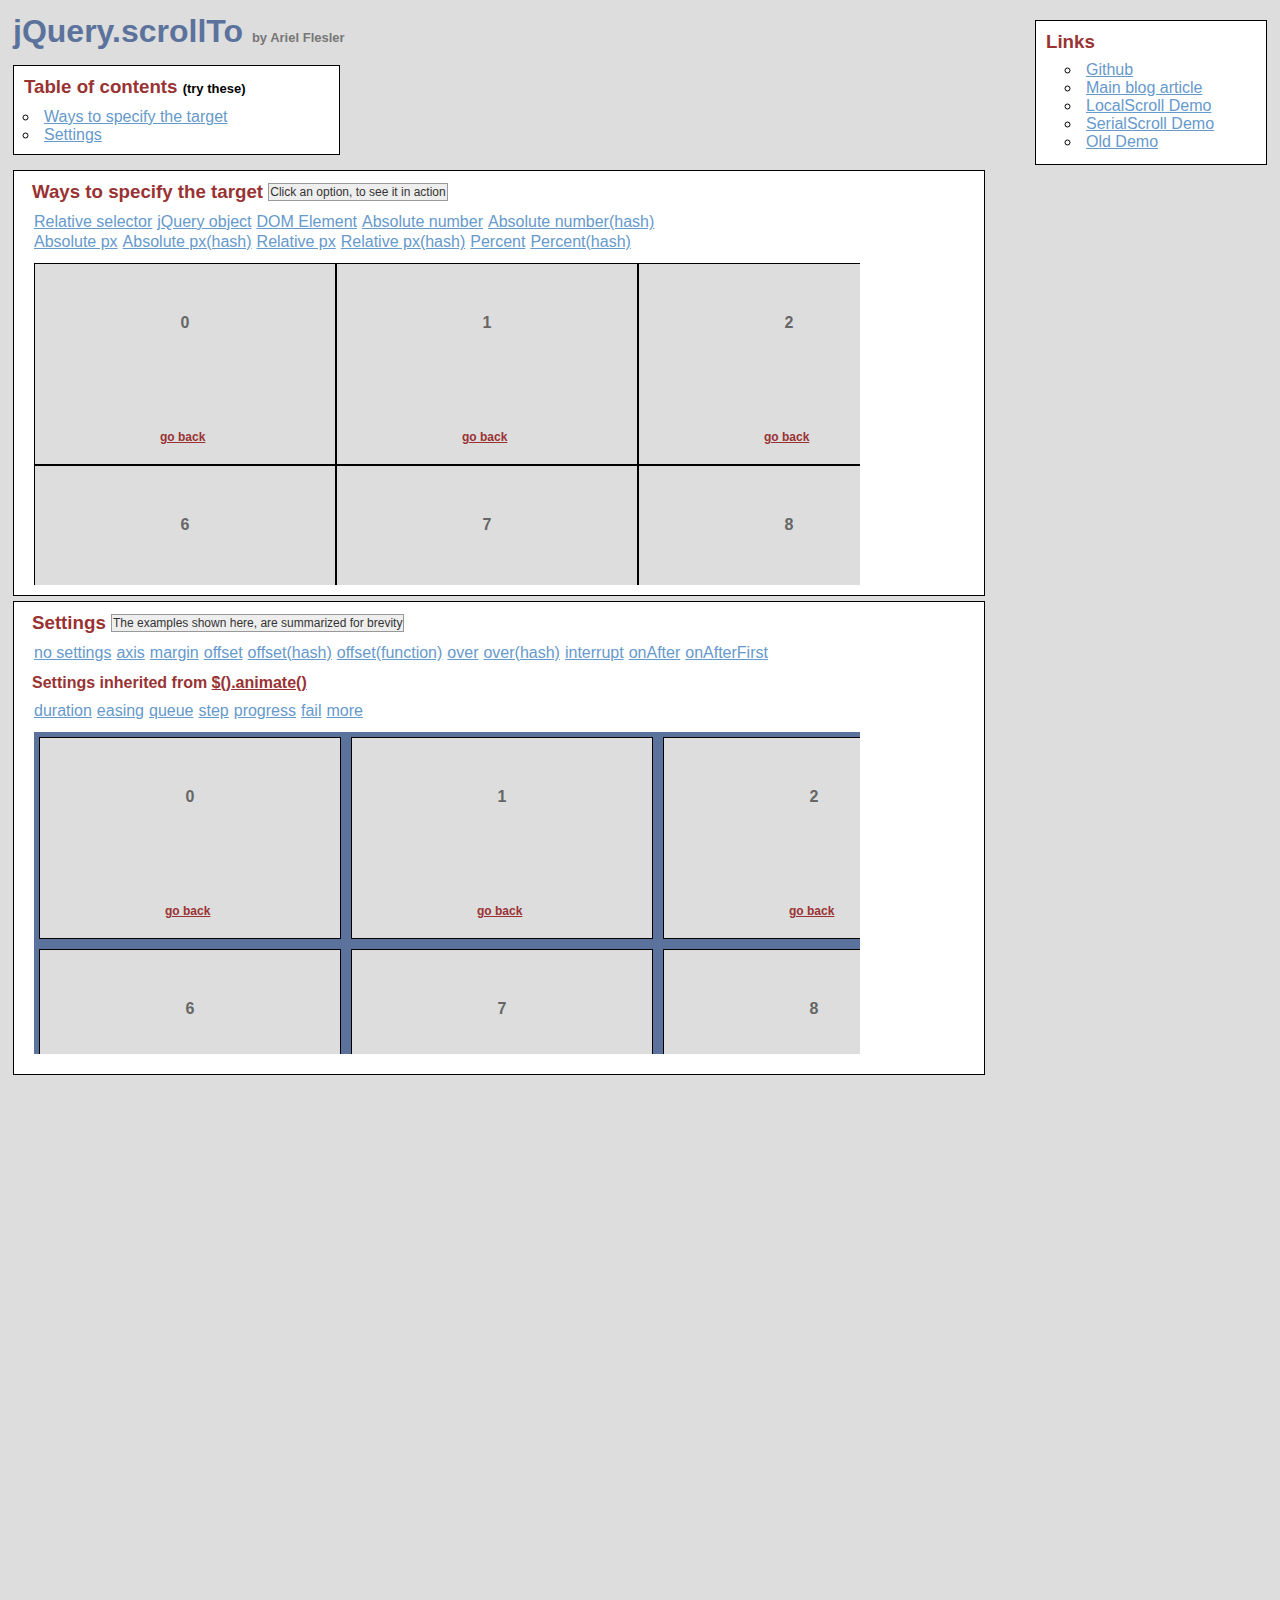
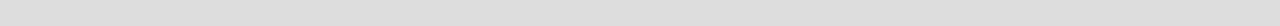
<file: site/code9/js/jquery.scrollTo-2.1.0/demo/index.html>
<!DOCTYPE html PUBLIC "-//W3C//DTD XHTML 1.0 Transitional//EN" "http://www.w3.org/TR/xhtml1/DTD/xhtml1-transitional.dtd">
<html xmlns="http://www.w3.org/1999/xhtml">
<head>
	<meta http-equiv="Content-Type" content="text/html; charset=iso-8859-1" />
	<title>jQuery.scrollTo</title>
	<meta name="keywords" content="javascript, jquery, plugins, scroll, scrollTo, smooth, animation, to, effect, ariel, flesler, window, overflow, element, navigation, customizable" />
	<meta name="description" content="Demo of jQuery.ScrollTo. A very light and highly customizable jQuery plugin, to scroll overflowed elements or the window itself, made by Ariel Flesler." />
	<meta name="robots" content="index,follow" />
	<link type="text/css" rel="stylesheet" href="css/style.css" />
	<script type="text/javascript" src="https://ajax.googleapis.com/ajax/libs/jquery/1.8.0/jquery.min.js"></script>
	<script type="text/javascript" src="../jquery.scrollTo.js"></script>
	<script type="text/javascript">
		jQuery(function( $ ){
			/**
			 * Demo binding and preparation, no need to read this part
			 */
				//borrowed from jQuery easing plugin
				//http://gsgd.co.uk/sandbox/jquery.easing.php
				$.easing.elasout = function(x, t, b, c, d) {
					var s=1.70158;var p=0;var a=c;
					if (t==0) return b;  if ((t/=d)==1) return b+c;  if (!p) p=d*.3;
					if (a < Math.abs(c)) { a=c; var s=p/4; }
					else var s = p/(2*Math.PI) * Math.asin (c/a);
					return a*Math.pow(2,-10*t) * Math.sin( (t*d-s)*(2*Math.PI)/p ) + c + b;
				};
				$('a.back').click(function() {
					$(this).parents('div.pane').scrollTo(0, 800, { queue:true });
					$(this).parents('div.section').find('span.message').text( this.title);
					return false;
				});
				//just for the example, to stop the click on the links.
				$('ul.links').click(function(e){
					var link = e.target;
					if (link.target === '_blank') {
						return;
					}
					e.preventDefault();
					link.blur();
					if (link.title) {
						$(this).parent().find('span.message').text(link.title);
					}
				});
			
			// This one is important, many browsers don't reset scroll on refreshes
			// Reset all scrollable panes to (0,0)
			$('div.pane').scrollTo(0);
			// Reset the screen to (0,0)
			$.scrollTo(0);
			
			// TOC, shows how to scroll the whole window
			$('#toc a').click(function() {//$.scrollTo works EXACTLY the same way, but scrolls the whole screen
				$.scrollTo(this.hash, 1500, { easing:'elasout' });
				$(this.hash).find('span.message').text(this.title);
				return false;
			});
			
			// Target examples bindings
			var $target = $('#pane-target');
			$('#target-examples a').click(function() {
				$target.stop(true);
			});

			$('#relative-selector').click(function() {
				$target.scrollTo('li:eq(7)', 800);
			});
			$('#jquery-object').click(function() {
				$target.scrollTo($('#pane-target li:eq(14)') , 800);
			});
			$('#dom-element').click(function() {
				$target.scrollTo(document.getElementById('twenty'), 800);
			});
			$('#absolute-number').click(function() {
				$target.scrollTo(150, 800);
			});
			$('#absolute-number-hash').click(function() {
				$target.scrollTo({ top:800, left:700}, 800);
			});
			$('#absolute-px').click(function() {
				$target.scrollTo('520px', 800);
			});
			$('#absolute-px-hash').click(function() {
				$target.scrollTo({top:'110px', left:'290px'}, 800);
			});
			$('#relative-px').click(function() {
				$target.scrollTo('+=100', 500);
			});
			$('#relative-px-hash').click(function() {				
				$target.scrollTo({top:'-=100px', left:'+=100'}, 500);
			});
			$('#percentage-px').click(function() {				
				$target.scrollTo('50%', 800);
			});
			$('#percentage-px-hash').click(function() {				
				$target.scrollTo({top:'50%', left:'20%'}, 800);
			});
			
			// Settings examples bindings, they will all scroll to the same place, with different settings
			var $settings = $('#pane-settings');
			$('#settings-examples a').click(function() {
				// before each animation, reset to (0,0), skip this.
				$settings.stop(true).scrollTo(0);
			});
			
			$('#settings-no').click(function() {
				$settings.scrollTo('li:eq(15)', 1000);
			});
			$('#settings-axis').click(function() {// only scroll horizontally
				$settings.scrollTo('li:eq(15)', 1000, { axis:'x' });
			});
			$('#settings-duration').click(function() {// it's the same as specifying it in the 2nd argument
				$settings.scrollTo('li:eq(15)', { duration: 3000 });
			});
			$('#settings-easing').click(function() {
				$settings.scrollTo('li:eq(15)', 2500, { easing:'elasout' });
			});
			$('#settings-margin').click(function() {//scroll to the "outer" position of the element
				$settings.scrollTo('li:eq(15)', 1000, { margin:true });
			});
			$('#settings-offset').click(function() {//same as { top:-50, left:-50 }
				$settings.scrollTo('li:eq(15)', 1000, { offset:-50 });
			});
			$('#settings-offset-hash').click(function() {
				$settings.scrollTo('li:eq(15)', 1000, { offset:{ top:-5, left:-30 } });
			});
			$('#settings-offset-function').click(function() {
				$settings.scrollTo('li:eq(15)', 1000, {offset: function() { return {top:-30, left:-5}; }});
			});
			$('#settings-over').click(function() {//same as { top:-50, left:-50 }
				$settings.scrollTo('li:eq(15)', 1000, { over:0.5 });
			});
			$('#settings-over-hash').click(function() {
				$settings.scrollTo('li:eq(15)', 1000, { over:{ top:0.2, left:-0.5 } });
			});
			$('#settings-interrupt').click(function() {
				$settings.scrollTo('li:eq(15)', 10000, { interrupt:true });
			});
			$('#settings-queue').click(function() {//in this case, having 'axis' as 'xy' or 'yx' matters.
				$settings.scrollTo('li:eq(15)', 2000, { queue:true });
			});
			$('#settings-onAfter').click(function() {
				$settings.scrollTo('li:eq(15)', 2000, { 
					onAfter:function() {
						$('#settings-message').text('Got there!');
					}
				});
			});
			$('#settings-onAfterFirst').click(function() {//onAfterFirst exists only when queuing
				$settings.scrollTo('li:eq(15)', 1600, { 
					queue:true,
					onAfterFirst:function() {
						$('#settings-message').text('Got there horizontally!');
					},
					onAfter:function() {
						$('#settings-message').text('Got there vertically!');
					}
				});
			});
			$('#settings-step').click(function() {
				$settings.scrollTo('li:eq(15)', 2000, {step:function(now) {
					$('#settings-message').text(now.toFixed(2));
				}});
			});
			$('#settings-progress').click(function() {
				$settings.scrollTo('li:eq(15)', 2000, {progress:function(_, now) {
					$('#settings-message').text(Math.round(now*100) + '%');
				}});
			});
			$('#settings-fail').click(function() {
				$settings.scrollTo('li:eq(15)', 10000, {interrupt:true, fail:function() {
					$('#settings-message').text('Scroll interrupted!');
				}});
			});
		});
	</script>
</head>
<body>
	<h1>jQuery.scrollTo&nbsp;<strong>by Ariel Flesler</strong></h1>
	
	<div id="toc" class="part">
		<h3>Table of contents&nbsp;<strong>(try these)</strong></h3>
		<ul>
			<li><a title="$.scrollTo('#target-examples', 800, {easing:'elasout'});" href="#target-examples">Ways to specify the target</a></li>
			<li><a title="$.scrollTo('#settings-examples', 800, {easing:'elasout'});" href="#settings-examples">Settings</a></li>
		</ul>
	</div>
	
	<div id="links" class="part">
		<h3>Links</h3>
		<ul>
			<li><a target="_blank" href="https://github.com/flesler/jquery.scrollTo">Github</a></li>
			<li><a target="_blank" href="http://flesler.blogspot.com/2007/10/jqueryscrollto.html">Main blog article</a></li>
			<li><a target="_blank" href="http://demos.flesler.com/jquery/localScroll/">LocalScroll Demo</a></li>
			<li><a target="_blank" href="http://demos.flesler.com/jquery/serialScroll/">SerialScroll Demo</a></li>
			<li><a target="_blank" href="index.old.html">Old Demo</a></li>
		</ul>
	</div>
	<div id="target-examples" class="section part">
		<h3>Ways to specify the target&nbsp;<span id="target-message" class="message">Click an option, to see it in action</span></h3>
		<ul class="links">
			<li><a title="$(...).scrollTo('li:eq(7)', 800);" id="relative-selector" href="#">Relative selector</a></li>
			<li><a title="$(...).scrollTo($('div li:eq(14)'), 800);" id="jquery-object" href="#">jQuery object</a></li>
			<li><a title="$(...).scrollTo(document.getElementById('twenty'), 800);" id="dom-element" href="#">DOM Element</a></li>
			<li><a title="$(...).scrollTo(150, 800);" id="absolute-number" href="#">Absolute number</a></li>
			<li><a title="$(...).scrollTo({ top:800, left:700}, 800);" id="absolute-number-hash" href="#">Absolute number(hash)</a></li>
		</ul>
		<ul class="links">
			<li><a title="$(...).scrollTo('520px', 800);" id="absolute-px" href="#">Absolute px</a></li>
			<li><a title="$(...).scrollTo({top:'110px', left:'290px'}, 800);" id="absolute-px-hash" href="#">Absolute px(hash)</a></li>
			<li><a title="$(...).scrollTo('+=100px', 800);" id="relative-px" href="#">Relative px</a></li>
			<li><a title="$(...).scrollTo({top:'-=100px', left:'+=100'}, 800);" id="relative-px-hash" href="#">Relative px(hash)</a></li>
			<li><a title="$(...).scrollTo('50%', 800);" id="percentage-px" href="#">Percent</a></li>
			<li><a title="$(...).scrollTo({top:'50%', left:'20%'}, 800);" id="percentage-px-hash" href="#">Percent(hash)</a></li>
		</ul>
		<div id="pane-target" class="pane">
			<ul class="elements" style="height:1011px; width:1820px;">
				<li><p>0</p><a href="#" title="$(...).scrollTo(0, 800, {queue:true});" class="back">go back</a></li><li><p>1</p><a href="#" title="$(...).scrollTo(0, 800, {queue:true});" class="back">go back</a></li><li><p>2</p><a href="#" title="$(...).scrollTo(0, 800, {queue:true});" class="back">go back</a></li><li><p>3</p><a href="#" title="$(...).scrollTo(0, 800, {queue:true});" class="back">go back</a></li><li><p>4</p><a href="#" title="$(...).scrollTo(0, 800, {queue:true});" class="back">go back</a></li><li><p>5</p><a href="#" title="$(...).scrollTo(0, 800, {queue:true});" class="back">go back</a></li><li><p>6</p><a href="#" title="$(...).scrollTo(0, 800, {queue:true});" class="back">go back</a></li><li><p>7</p><a href="#" title="$(...).scrollTo(0, 800, {queue:true});" class="back">go back</a></li><li><p>8</p><a href="#" title="$(...).scrollTo(0, 800, {queue:true});" class="back">go back</a></li><li><p>9</p><a href="#" title="$(...).scrollTo(0, 800, {queue:true});" class="back">go back</a></li><li><p>10</p><a href="#" title="$(...).scrollTo(0, 800, {queue:true});" class="back">go back</a></li><li><p>11</p><a href="#" title="$(...).scrollTo(0, 800, {queue:true});" class="back">go back</a></li><li><p>12</p><a href="#" title="$(...).scrollTo(0, 800, {queue:true});" class="back">go back</a></li><li><p>13</p><a href="#" title="$(...).scrollTo(0, 800, {queue:true});" class="back">go back</a></li><li><p>14</p><a href="#" title="$(...).scrollTo(0, 800, {queue:true});" class="back">go back</a></li><li><p>15</p><a href="#" title="$(...).scrollTo(0, 800, {queue:true});" class="back">go back</a></li><li><p>16</p><a href="#" title="$(...).scrollTo(0, 800, {queue:true});" class="back">go back</a></li><li><p>17</p><a href="#" title="$(...).scrollTo(0, 800, {queue:true});" class="back">go back</a></li><li><p>18</p><a href="#" title="$(...).scrollTo(0, 800, {queue:true});" class="back">go back</a></li><li><p>19</p><a href="#" title="$(...).scrollTo(0, 800, {queue:true});" class="back">go back</a></li><li id="twenty"><p>20</p><a href="#" title="$(...).scrollTo(0, 800, {queue:true});" class="back">go back</a></li><li><p>21</p><a href="#" title="$(...).scrollTo(0, 800, {queue:true});" class="back">go back</a></li><li><p>22</p><a href="#" title="$(...).scrollTo(0, 800, {queue:true});" class="back">go back</a></li><li><p>23</p><a href="#" title="$(...).scrollTo(0, 800, {queue:true});" class="back">go back</a></li><li><p>24</p><a href="#" title="$(...).scrollTo(0, 800, {queue:true});" class="back">go back</a></li><li><p>25</p><a href="#" title="$(...).scrollTo(0, 800, {queue:true});" class="back">go back</a></li><li><p>26</p><a href="#" title="$(...).scrollTo(0, 800, {queue:true});" class="back">go back</a></li><li><p>27</p><a href="#" title="$(...).scrollTo(0, 800, {queue:true});" class="back">go back</a></li><li><p>28</p><a href="#" title="$(...).scrollTo(0, 800, {queue:true});" class="back">go back</a></li><li><p>29</p><a href="#" title="$(...).scrollTo(0, 800, {queue:true});" class="back">go back</a></li>
			</ul>
		</div>
	</div>
	<div id="settings-examples" class="section part">
		<h3>Settings&nbsp;<span id="settings-message" class="message">The examples shown here, are summarized for brevity</span></h3>
		<ul class="links">
			<li><a title="$(...).scrollTo('li:eq(15)', 1000);" id="settings-no" href="#">no settings</a></li>
			<li><a title="$(...).scrollTo('li:eq(15)', 1000, {axis:'x'});//only scroll on this axis (can be x, y, xy or yx)" id="settings-axis" href="#">axis</a></li>
			<li><a title="$(...).scrollTo('li:eq(15)', 1000, {margin:true});//deduct the margin and border from the final position" id="settings-margin" href="#">margin</a></li>
			<li><a title="$(...).scrollTo('li:eq(15)', 1000, {offset:-50});//add or deduct from the final position" id="settings-offset" href="#">offset</a></li>
			<li><a title="$(...).scrollTo('li:eq(15)', 1000, {offset: {top:-5, left:-30} });" id="settings-offset-hash" href="#">offset(hash)</a></li>
			<li><a title="$(...).scrollTo('li:eq(15)', 1000, {offset: function() { return {top:-30, left:-5}; }});" id="settings-offset-function" href="#">offset(function)</a></li>
			<li><a title="$(...).scrollTo('li:eq(15)', 1000, {over:0.5});//add or deduct a fraction of its height/width" id="settings-over" href="#">over</a></li>
			<li><a title="$(...).scrollTo('li:eq(15)', 1000, {over:{top:0.2, left:-0.5});" id="settings-over-hash" href="#">over(hash)</a></li>
			<li><a title="Scroll manually to interrupt the animation" id="settings-interrupt" href="#">interrupt</a></li>
			<li><a title="$(...).scrollTo('li:eq(15)', 1600, {onAfter:function() { } });//called after the scrolling ends" id="settings-onAfter" href="#">onAfter</a></li>
			<li><a title="$(...).scrollTo('li:eq(15)', 1600, {queue:true, onAfterFirst:function() { } });//called after the first axis scrolled" id="settings-onAfterFirst" href="#">onAfterFirst</a></li>
		</ul>
		<h4>Settings inherited from <a href="http://api.jquery.com/animate/#animate-properties-options" target="_blank">$().animate()</a></h4>
		<ul class="links">
			<li><a title="$(...).scrollTo('li:eq(15)', {duration:3000});//another way of calling the plugin" id="settings-duration" href="#">duration</a></li>
			<li><a title="$(...).scrollTo('li:eq(15)', 2500, {easing:'elasout'});//specify an easing equation" id="settings-easing" href="#">easing</a></li>
			<li><a title="$(...).scrollTo('li:eq(15)', 1600, {queue:true});//scroll one axis, then the other" id="settings-queue" href="#">queue</a></li>
			<li><a title="$(...).scrollTo('li:eq(15)', 2500, {step:function() { }'});//specify a step function" id="settings-step" href="#">step</a></li>
			<li><a title="$(...).scrollTo('li:eq(15)', 2500, {progress:function() { }'});//specify a progress function" id="settings-progress" href="#">progress</a></li>
			<li><a title="Scroll manually to interrupt and trigger the callback" id="settings-fail" href="#">fail</a></li>
			<li><a href="http://api.jquery.com/animate/#animate-properties-options" target="_blank">more</a></li>
		</ul>
		<div id="pane-settings" class="pane">
			<ul class="elements" style="height:1062px;width:1877px;">
				<li><p>0</p><a href="#" title="$(...).scrollTo(0, 800, {queue:true});" class="back">go back</a></li><li><p>1</p><a href="#" title="$(...).scrollTo(0, 800, {queue:true});" class="back">go back</a></li><li><p>2</p><a href="#" title="$(...).scrollTo(0, 800, {queue:true});" class="back">go back</a></li><li><p>3</p><a href="#" title="$(...).scrollTo(0, 800, {queue:true});" class="back">go back</a></li><li><p>4</p><a href="#" title="$(...).scrollTo(0, 800, {queue:true});" class="back">go back</a></li><li><p>5</p><a href="#" title="$(...).scrollTo(0, 800, {queue:true});" class="back">go back</a></li><li><p>6</p><a href="#" title="$(...).scrollTo(0, 800, {queue:true});" class="back">go back</a></li><li><p>7</p><a href="#" title="$(...).scrollTo(0, 800, {queue:true});" class="back">go back</a></li><li><p>8</p><a href="#" title="$(...).scrollTo(0, 800, {queue:true});" class="back">go back</a></li><li><p>9</p><a href="#" title="$(...).scrollTo(0, 800, {queue:true});" class="back">go back</a></li><li><p>10</p><a href="#" title="$(...).scrollTo(0, 800, {queue:true});" class="back">go back</a></li><li><p>11</p><a href="#" title="$(...).scrollTo(0, 800, {queue:true});" class="back">go back</a></li><li><p>12</p><a href="#" title="$(...).scrollTo(0, 800, {queue:true});" class="back">go back</a></li><li><p>13</p><a href="#" title="$(...).scrollTo(0, 800, {queue:true});" class="back">go back</a></li><li><p>14</p><a href="#" title="$(...).scrollTo(0, 800, {queue:true});" class="back">go back</a></li><li><p>15</p><a href="#" title="$(...).scrollTo(0, 800, {queue:true});" class="back">go back</a></li><li><p>16</p><a href="#" title="$(...).scrollTo(0, 800, {queue:true});" class="back">go back</a></li><li><p>17</p><a href="#" title="$(...).scrollTo(0, 800, {queue:true});" class="back">go back</a></li><li><p>18</p><a href="#" title="$(...).scrollTo(0, 800, {queue:true});" class="back">go back</a></li><li><p>19</p><a href="#" title="$(...).scrollTo(0, 800, {queue:true});" class="back">go back</a></li><li><p>20</p><a href="#" title="$(...).scrollTo(0, 800, {queue:true});" class="back">go back</a></li><li><p>21</p><a href="#" title="$(...).scrollTo(0, 800, {queue:true});" class="back">go back</a></li><li><p>22</p><a href="#" title="$(...).scrollTo(0, 800, {queue:true});" class="back">go back</a></li><li><p>23</p><a href="#" title="$(...).scrollTo(0, 800, {queue:true});" class="back">go back</a></li><li><p>24</p><a href="#" title="$(...).scrollTo(0, 800, {queue:true});" class="back">go back</a></li><li><p>25</p><a href="#" title="$(...).scrollTo(0, 800, {queue:true});" class="back">go back</a></li><li><p>26</p><a href="#" title="$(...).scrollTo(0, 800, {queue:true});" class="back">go back</a></li><li><p>27</p><a href="#" title="$(...).scrollTo(0, 800, {queue:true});" class="back">go back</a></li><li><p>28</p><a href="#" title="$(...).scrollTo(0, 800, {queue:true});" class="back">go back</a></li><li><p>29</p><a href="#" title="$(...).scrollTo(0, 800, {queue:true});" class="back">go back</a></li>
			</ul>
		</div>
	</div>
</body>
</html>
</file>
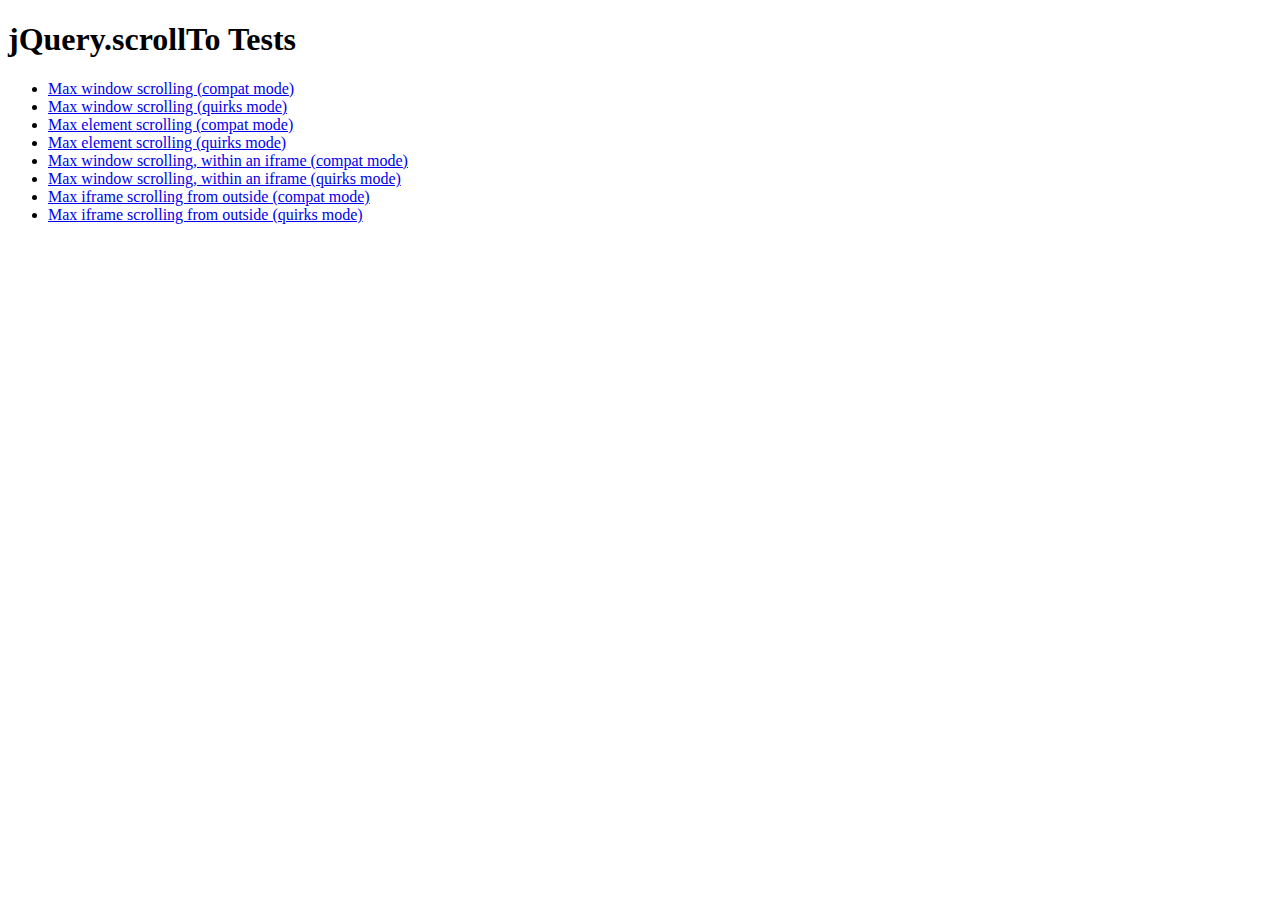
<file: site/code9/js/jquery.scrollTo-2.1.0/tests/index.html>
<!DOCTYPE html PUBLIC "-//W3C//DTD XHTML 1.0 Transitional//EN" "http://www.w3.org/TR/xhtml1/DTD/xhtml1-transitional.dtd">
<html xmlns="http://www.w3.org/1999/xhtml">
<head>
	<meta http-equiv="Content-Type" content="text/html; charset=iso-8859-1" />
	<title>jQuery.scrollTo Tests</title>
	<meta name="keywords" content="javascript, jquery, plugins, scroll, scrollTo, smooth, animation, to, effect, ariel, flesler, window, overflow, element, navigation, customizable" />
	<meta name="description" content="Tests for jQuery ScrollTo. Made by Ariel Flesler." />
	<meta name="robots" content="index,follow" />
</head>
<body>
	<h1>jQuery.scrollTo Tests</h1>
	
	<ul>
		<li><a href="WinMaxY-compat.html">Max window scrolling (compat mode)</a></li>
		<li><a href="WinMaxY-quirks.html">Max window scrolling (quirks mode)</a></li>
		<li><a href="ElemMaxY-compat.html">Max element scrolling (compat mode)</a></li>
		<li><a href="ElemMaxY-quirks.html">Max element scrolling (quirks mode)</a></li>
		<li><a href="WinMaxY-with-iframe-compat.html">Max window scrolling, within an iframe (compat mode)</a></li>
		<li><a href="WinMaxY-with-iframe-quirks.html">Max window scrolling, within an iframe (quirks mode)</a></li>
		<li><a href="WinMaxY-to-iframe-compat.html">Max iframe scrolling from outside (compat mode)</a></li>
		<li><a href="WinMaxY-to-iframe-quirks.html">Max iframe scrolling from outside (quirks mode)</a></li>
	</ul>
</body>
</html>
</file>
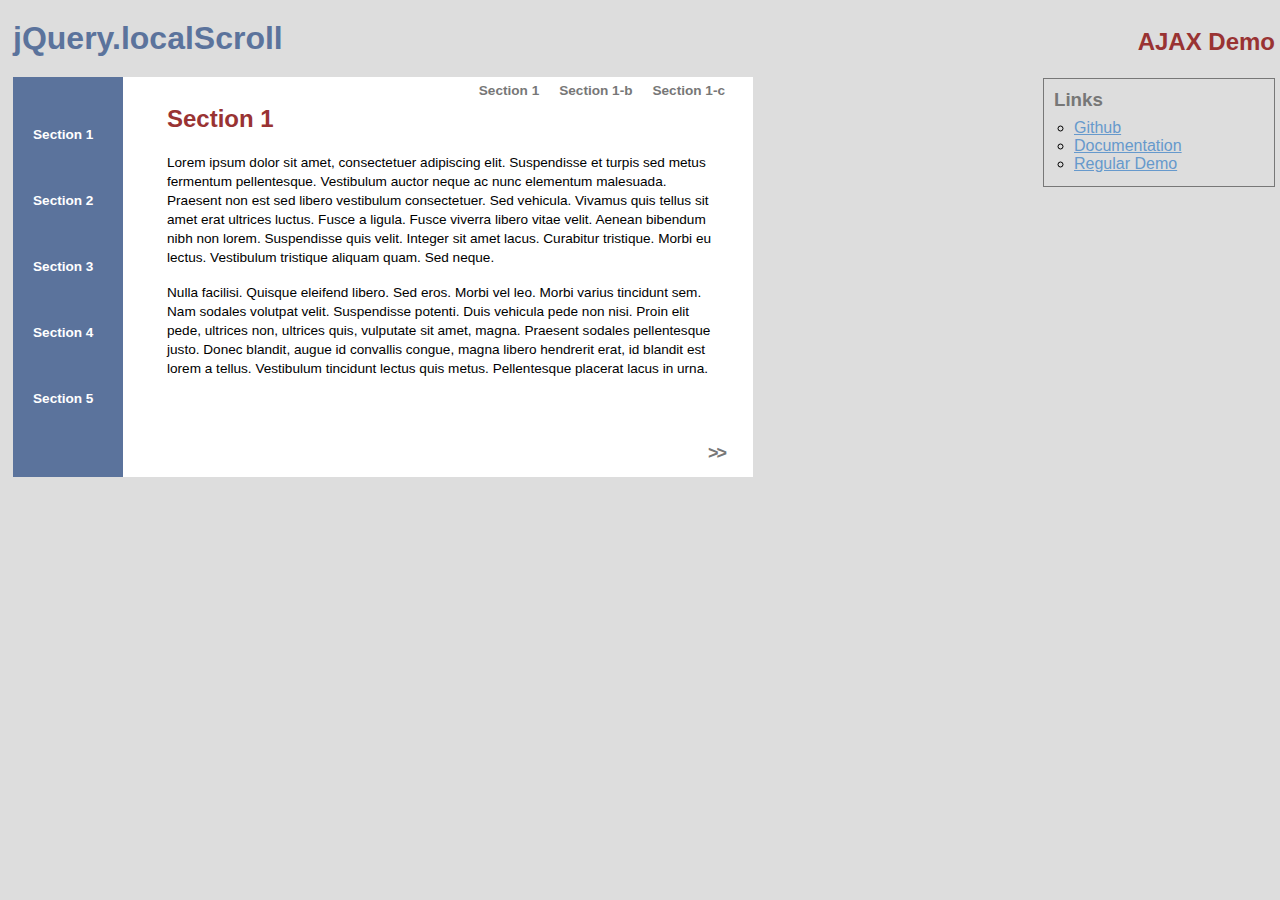
<file: site/code9/js/jquery.localScroll-1.4.0/demo/ajax/index.html>
<!DOCTYPE html PUBLIC "-//W3C//DTD XHTML 1.0 Transitional//EN" "http://www.w3.org/TR/xhtml1/DTD/xhtml1-transitional.dtd">
<html xmlns="http://www.w3.org/1999/xhtml">
<head>
	<meta http-equiv="Content-Type" content="text/html; charset=iso-8859-1" />
	<title>jQuery.localScroll</title>
	<meta name="keywords" content="javascript, jquery, plugins, scroll, anchor, to, navigation, scrollTo, smooth, animation, ajax, overflow, element, window, lazy, effect, ariel, flesler, customizable" />
	<meta name="description" content="AJAX Demo of jQuery.localScroll. A jQuery plugin to make anchor navigation work with a smooth animation, made by Ariel Flesler." />
	<meta name="robots" content="index,follow" />
	<link type="text/css" rel="stylesheet" href="../css/ajax-style.css" />
	<script type="text/javascript" src="http://ajax.googleapis.com/ajax/libs/jquery/1.8.0/jquery.min.js"></script>
	<script type="text/javascript" src="../js/jquery.scrollTo.min.js"></script>
	<script type="text/javascript" src="../../jquery.localScroll.js"></script>
	<script type="text/javascript">
		jQuery(function( $ ){
			/**
			 * THIS BLOCK IS SPECIFICALLY FOR THE DEMO
			 * Binding of the section links, to load other sections inside the content div
			 */
			var $sections = $('#navigation a'),// Links on the left
				last = null;// Last section
			
			$sections.click(function(){
				if (last !== this) { // let's avoid needless requests
					// I use the extension .ahah for a speicific reason, you use .html or .php or w/e you want.
					$('#content').html( '<p class="loading">Loading...</p>' ).load( this.hash.slice(1) + '.html', function(){
						this.scrollLeft = 0;//scroll back to the left
					});
				}
				last = this;
				this.blur();// Remove the awful outline
				return false;
			});
			
			$sections.eq(0).click(); // Load the first section
			
			/**
			 * Actual call to jQuery.localScroll.
			 * Most jQuery.localScroll's defaults, belong to jQuery.ScrollTo, check it's demo for an example of each option.
			 * @see http://flesler.demos.com/jquery/scrollTo/
			 */
			
			$('#content').localScroll({// only the links inside that jquery object will be affected
				lazy: true, // This is the KEY setting here, makes the links work even after an Ajax load.
				target: '#content', // The element that gets scrolled
				axis:'x', // Horizontal scrolling
				duration:500,
				onBefore:function( e, subsec, $cont ){//'this' is the clicked link
					if( this.blur )
						this.blur(); // Remove the awful outline
				}
			});
		});
	</script>
</head>
<body>
	<h1>jQuery.localScroll</h1>
	<h2 class="title">AJAX Demo</h2>
	<ul id="navigation">
		<li><a href="#section1">Section 1</a></li>
		<li><a href="#section2">Section 2</a></li>
		<li><a href="#section3">Section 3</a></li>
		<li><a href="#section4">Section 4</a></li>
		<li><a href="#section5">Section 5</a></li>
	</ul>															
	<div id="content">
		<p class="loading">Loading...</p>		
	</div>
	<div id="links">
		<h3>Links</h3>
		<ul>
			<li><a target="_blank" href="https://github.com/flesler/jquery.localScroll">Github</a></li>
			<li><a target="_blank" href="http://flesler.blogspot.com/2007/10/jquerylocalscroll-10.html">Documentation</a></li>
			<li><a href="../" rel="prev" rev="next" type="text/html">Regular Demo</a></li>
		</ul>
	</div>
</body>
</html>
</file>
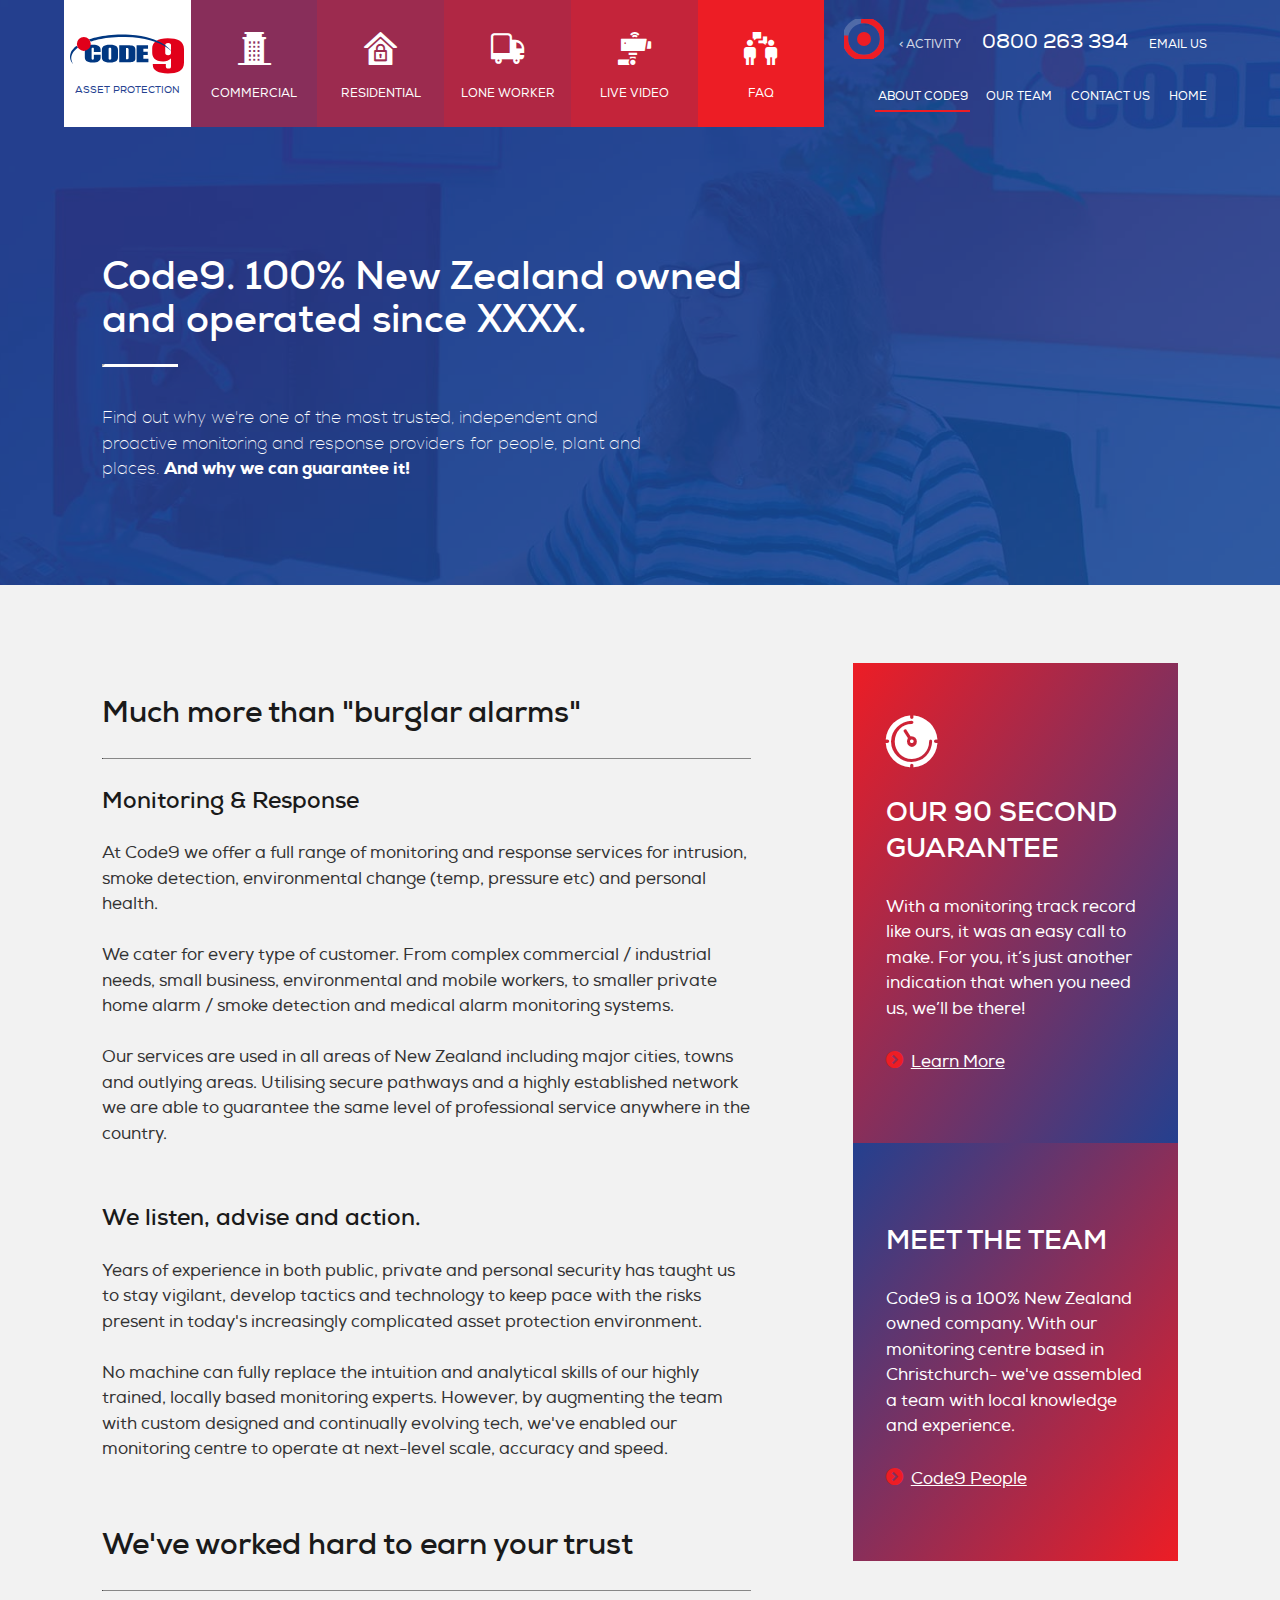
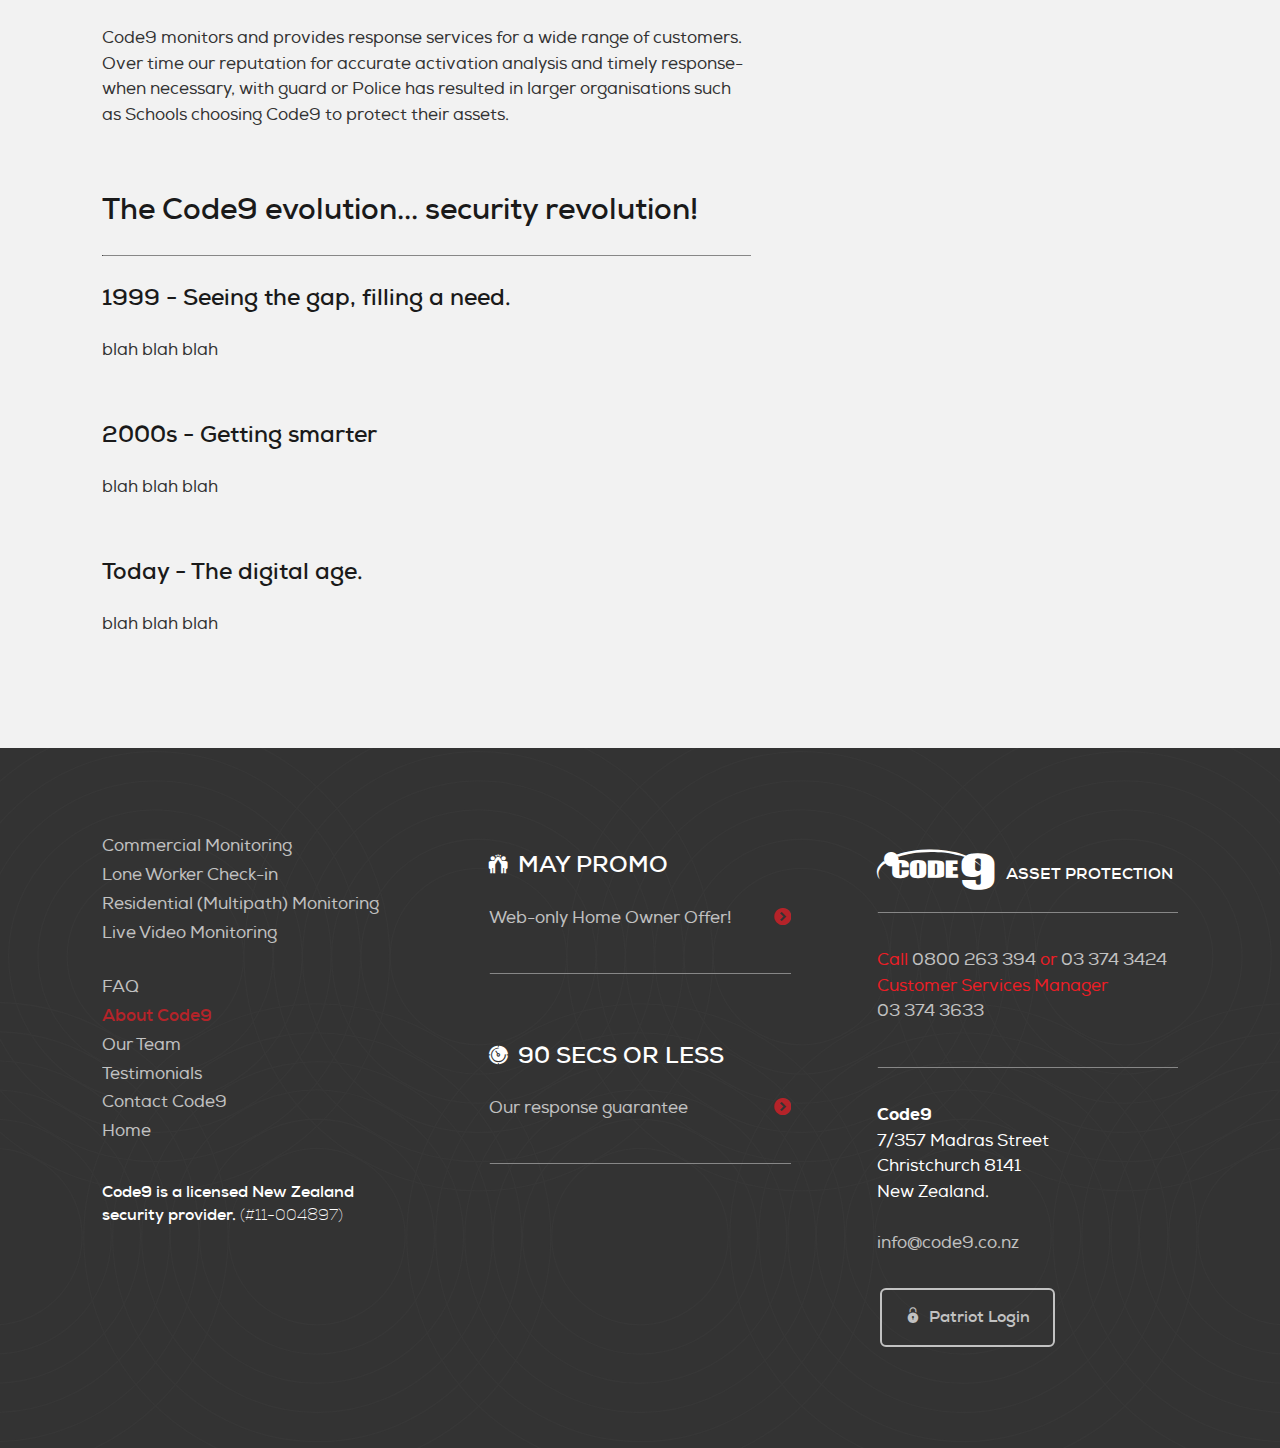
<file: about.html>
﻿<!DOCTYPE html>
<html>
<head>
    <title>Commercial and institutional monitoring services. Code9.</title>
    <meta charset="utf-8" />
    <meta name="viewport" content="width=device-width, minimum-scale=1, initial-scale=1, shrink-to-fit=no">
    <!-- meta name="robots" content="index,follow">  LIGHT UP FOR LIVE!
    <meta name="googlebot" content="index,follow"-->
    <meta name="robots" content="noindex,nofollow">
    <meta name="googlebot" content="noindex,nofollow">
    <meta name="twitter:title" property="og:title" content="Code9 New Zealand" />
    <meta name="twitter:card" content="Code9 Asset Protection, Welcome.">
    <meta name="twitter:site" property="og:site_name" content="Code9 Asset Protection." />
    <meta name="description" property="og:description" content="Code9 is trusted to provide alarm monitoring and advanced security response foe people, places and property throughout New Zealand." />
    <meta name="twitter:image" property="og:image" content="https://code9.co.nz/site/code9/images/icons/200x200profile.png" />
    <meta property="og:type" content="website" />
    <meta name="twitter:url" property="og:url" content="https://code9.co.nz" />
    <link rel="apple-touch-icon-precomposed" sizes="76x76" href="/site/code9/images/icons/apple-touch-icon-76x76-precomposed.png">
    <link rel="apple-touch-icon-precomposed" sizes="120x120" href="/site/code9/images/icons/apple-touch-icon-120x120-precomposed.png">
    <link rel="apple-touch-icon-precomposed" sizes="152x152" href="/site?code9/images/icons/apple-touch-icon-152x152-precomposed.png">
    <link rel="apple-touch-icon-precomposed" sizes="167x167" href="/site/code9/images/icons/apple-touch-icon-167x167-precomposed.png">
    <link rel="apple-touch-icon-precomposed" sizes="180x180" href="/site/code9/images/icons/apple-touch-icon-180x180-precomposed.png">
    <link rel="icon" sizes="192x192" href="/site/code9/images/icons/favicon-192.png">
    <link rel="shortcut icon" type="image/x-icon" href="/site/code9/images/icons/favicon.ico">

    <!-- css -->
    <link rel="stylesheet" type="text/css" href="/site/code9/css/normalize.css" />
    <link rel="stylesheet" type="text/css" href="/site/code9/fonts/nexa-sans/fonts.css" />

    <!-- inline css-->
        <style>
            :root {
                --activityLvl: 75; 
            }
            /* colors */
            :root {
                --cHero1: rgba(237,29,37,1.0); /* code9 red #ed1d25 */
                --cHero2: rgba(36,64,143,1.0); /* code9 blue #24408f */
                --cLight: rgba(255,255,255,1.0); /* white #ffffff */
                --cMid: rgba(51,51,51,1.0); /* code9 grey #515151 */
                --cDark: rgba(22,22,22,1.0); /* darkgrey #222222 */
            }
            html, body {
                height:100%;
            }
            body {
                color: rgba(51,51,51,1.0);
                background-color: rgba(255,255,255,1.0);
                font-size: 13px;
            }
            body * {
                background-repeat:no-repeat;
                background-position:center;
            }
            #masthead {
                background-color:rgba(36,64,143,1.0);
            }
            main {
                background-color:rgba(242,242,242,1.0);
            }
            footer {
                background-color:rgba(51,51,51,1.0);
            }
            header,
            header a:link,
            header a:visited,
            #masthead,
            #masthead a:link,
            #masthead a:visited,
            footer,
            footer a:link,
            footer a:visited {
                color:rgba(255,255,255,1.0);
            }
            main a:link,
            main a:visited {
                color:rgba(36,64,143,1.0);
            }
            a {
                white-space:nowrap;
            }
            hr {
                border-top:none;
                margin:2em auto;
            }
            picture, img {
                width: 100%;
                height: auto;
                display:block;
            }
        </style>

    <link rel="stylesheet" type="text/css" href="/site/code9/css/typography.css" />
    <link rel="stylesheet" type="text/css" href="/site/code9/css/styles.css" />
    <link rel="stylesheet" type="text/css" href="/site/code9/images/icons/icomoon/style.css" />
    <!-- google -->
    <!--
    <script async src="https://www.googletagmanager.com/gtag/js?id=UA-39229849-1"></script>
    <script>
    window.dataLayer = window.dataLayer || [];
    function gtag(){dataLayer.push(arguments);}
    gtag('js', new Date());
    gtag('config', 'UA-39229849-1');
    </script>
    -->
</head>

<body id="top" class="internal">
    <a href="#top" id="toTop"><i class="icon icon-arrow-up3"></i></a>

    <header>
        <nav class="flex-container">
            <div class="flex-item"><a href="/" class="logo-small"><img src="/site/code9/images/logo.svg" alt="Code9 Asset Protection" /><h6>Asset Protection</h6></a></div>
            <div class="flex-item"><a href="service-commercial.html"><i class="icon icon-service-commercial"></i><h6>Commercial</h6></a></div>
            <div class="flex-item"><a href="service-residential.html"><i class="icon icon-service-residential"></i><h6>Residential</h6></a></div>
            <div class="flex-item"><a href="service-lworker.html"><i class="icon icon-service-lone-worker"></i><h6>Lone Worker</h6></a></div>
            <div class="flex-item"><a href="service-video.html"><i class="icon icon-service-live-video"></i><h6>Live Video</h6></a></div>
            <div class="flex-item"><a href="faq.html"><i class="icon icon-faq"></i><h6>FAQ</h6></a></div>
            <div class="flex-item" id="secondaryNav">
                <div>
                    <div class="activityLevel">
                        <svg style="padding:5px;" class="circle-chart" viewBox="0 0 33.83098862 33.83098862" width="40" height="40" xmlns="http://www.w3.org/2000/svg">
                            <circle class="circle-live" fill="var(--cHero1)" cx="16.91549431" cy="16.91549431" r="5.91549431" />
                            <circle class="circle-chart__background" stroke="rgba(255,255,255,0.2)" stroke-width="5" fill="none" cx="16.91549431" cy="16.91549431" r="15.91549431" />
                            <circle class="circle-chart__circle" stroke="var(--cHero1)" stroke-width="5" stroke-dasharray="var(--activityLvl),100" stroke-linecap="square" fill="none" cx="16.91549431" cy="16.91549431" r="15.91549431" />
                            <circle class="circle-live__action" fill="var(--cHero1)"  cx="16.91549431" cy="16.91549431" r="4.91549431" />
                        </svg>
                    </div>
                    <span>< Activity</span>
                    <a href="tel:0800263394" class="tphone">0800 263 394</a>
                    <a href="mailto:info@code9.co.nz?subject=Enquiry from Code9 Website">Email Us</a>
                </div>
                <div>
                    <a href="about.html" class="activeLink">About Code9</a>
                    <a href="team.html">Our Team</a>
                    <a href="contact.html">Contact Us</a>
                    <a href="/">Home</a>
                </div>
            </div>
        </nav>
        <div class="showTouch" id="mobileButtons">
            <a href="/" class="logo-small"><img src="/site/code9/images/logo.svg" alt="Code9 Asset Protection" /></a>
            <a href="tel:6433743424" class="icon icon-phone"></a>
            <a href="mailto:info@code9.co.nz?subject=Enquiry from Code9 Website" class="icon icon-envelop"></a>
            <button id="mobileTrigger" class="icon icon-menu2"></button>
            <button id="mobileClose" class="icon icon-cross2"></button>
        </div>
        <div id="mobileNavigation">
            <div>
                <nav>
                    <a href="commercial.html"><span>Commercial Monitoring</span><i class="icon icon-service-commercial"></i></a>
                    <a href="residential.html"><span>Residential Monitoring</span><i class="icon icon-service-residential"></i></a>
                    <a href="loneworker.html"><span>Lone Worker Check-in</span><i class="icon icon-service-lone-worker"></i></a>
                    <a href="livevideo.html"><span>Live Video Monitoring</span><i class="icon icon-service-live-video"></i></a>
                    <a href="faq.html"><span>Frequently Asked Questions</span><i class="icon icon-faq"></i></a>
                </nav>
                <nav>
                    <a href="about.html"><span>About Code9</span></a>
                    <a href="team.html"><span>Our Team</span></a>
                    <a href="testimonials.html"><span>Testimonials</span></a>
                    <a href="contact.html"><span>Contact Code9</span></a>
                    <a href="/"><span>Home</span></a>
                </nav>
            </div>
        </div>

    </header>




    <main>





        <div id="masthead" class="picturefill-background fixedbg reversedTypo singleCol">
            <article>
                <div>
                    <section>
                        <h1>Code9. 100% New Zealand owned and operated since XXXX.</h1>
                        <hr />
                        <p>Find out why we're one of the most trusted, independent and proactive monitoring and response providers for people, plant and places. <strong>And why we can guarantee it!</strong></p>
                    </section>
                </div>
            </article>

            <span data-src="/site/code9/images/uploads/art-dir/about/700x700.jpg"></span>
            <span data-src="/site/code9/images/uploads/art-dir/about/1000x1000.jpg" data-media="(min-width: 700px)"></span>
            <span data-src="/site/code9/images/uploads/art-dir/about/1500x1000.jpg" data-media="(min-width: 1000px)"></span>
            <span data-src="/site/code9/images/uploads/art-dir/about/2000x1000.jpg" data-media="(min-width: 1500px)"></span>
        </div>

        <span id="headerWpnt"></span>





        <div class="sidebar-R">
            <article>
                <div>
                    <section>



                        <h2>Much more than "burglar alarms"</h2>
                        <hr />

                        <h4>Monitoring &amp; Response</h4>
                        <p>At Code9 we offer a full range of monitoring and response services for intrusion, smoke detection, environmental change (temp, pressure etc) and personal health.</p>
                        <p>We cater for every type of customer. From complex commercial / industrial needs, small business, environmental and mobile workers, to smaller private home alarm / smoke detection and medical alarm monitoring systems.</p>
                        <p>Our services are used in all areas of New Zealand including major cities, towns and outlying areas. Utilising secure pathways and a highly established network we are able to guarantee the same level of professional service anywhere in the country.</p>
                        <br />

                        <h4>We listen, advise and action.</h4>
                        <p>Years of experience in both public, private and personal security has taught us to stay vigilant, develop tactics and technology to keep pace with the risks present in today's increasingly complicated asset protection environment.</p>
                        <p>No machine can fully replace the intuition and analytical skills of our highly trained, locally based monitoring experts. However, by augmenting the team with custom designed and continually evolving tech, we've enabled our monitoring centre to operate at next-level scale, accuracy and speed.</p>
                        <br />




                        <h2>We've worked hard to earn your trust</h2>
                        <hr />

                        <p>Code9 monitors and provides response services for a wide range of customers. Over time our reputation for accurate activation analysis and timely response- when necessary, with guard or Police has resulted in larger organisations such as Schools choosing Code9 to protect their assets.</p>
                        <br />


                        <h2>The Code9 evolution... security revolution!</h2>
                        <hr />

                        <h4>1999 - Seeing the gap, filling a need.</h4>
                        <p>blah blah blah</p>
                        <br />

                        <h4>2000s - Getting smarter</h4>
                        <p>blah blah blah</p>
                        <br />

                        <h4>Today - The digital age.</h4>
                        <p>blah blah blah</p>
                        <br />


                    </section>

                </div>

                <div class="sidebar">
                    <section class="gradient-r-l reversedTypo">
                        <i class="icon icon-speed x2"></i>
                        <h3>Our 90 second guarantee</h3>
                        <p>With a monitoring track record like ours, it was an easy call to make. For you, it’s just another indication that when you need us, we’ll be there!</p>
                        <p><a href="about.html" class="bulletL">Learn More</a></p>
                    </section>
                    <section class="gradient-l-r reversedTypo">
                        <h3>Meet the team</h3>
                        <p>
                            Code9 is a 100% New Zealand owned company. With our monitoring centre based in Christchurch- we've assembled a team with local knowledge and experience.
                        </p>
                        <p><a href="team.html" class="bulletL">Code9 People</a></p>
                    </section>

                </div>
            </article>
        </div>




    </main>



    <footer>
        <div>
            <section>
                <p>
                    <a href="service-commercial.html">Commercial Monitoring</a>
                    <a href="service-lworker.html">Lone Worker Check-in</a>
                    <a href="service-residential.html">Residential (Multipath) Monitoring</a>
                    <a href="service-video.html">Live Video Monitoring</a>
                </p>
                <p>
                    <a href="faq.html">FAQ</a>
                    <a href="about.html" class="activeLink">About Code9</a>
                    <a href="team.html">Our Team</a>
                    <a href="testimonials.html">Testimonials</a>
                    <a href="contact.html">Contact Code9</a>
                    <a href="/">Home</a>
                </p>
                <h6>Code9 is a licensed New Zealand security provider. <span>(#11-004897)</span></h6>
            </section>
        </div>

        <div>
            <section>
                <h4><i class="iconInline icon-high-five" ></i>May Promo</h4>
                <p><a href="about.html" class="bulletR">Web-only Home Owner Offer!</a></p>
                <hr />

                <br />

                <h4><i class="iconInline icon-speed"></i>90 Secs or less</h4>
                <p><a href="about.html" class="bulletR">Our response guarantee</a></p>
                <hr />
            </section>
        </div>

        <div itemscope itemtype="http://schema.org/Organization">
            <section>
                <h6><i class="icon-logo-mono" style="font-size:40px; position:relative; top:8px;"></i> &nbsp; ASSET PROTECTION</h6>
                <hr />
                <p class="red">
                    Call <a href="tel:0800263394" itemprop="telephone">0800 263 394</a> or <a href="tel:6433743424" itemprop="telephone">03 374 3424</a><br>
Customer Services Manager <a href="tel:+6433743633">03 374 3633</a>
                </p>
                <hr />
                <p>
                    <span itemprop="name"><strong>Code9</strong></span><br />
                    <span itemprop="address" itemscope itemtype="http://schema.org/PostalAddress">
                        <span itemprop="streetAddress">7/357 Madras Street</span><br />
                        <span itemprop="addressLocality">Christchurch</span> 8141<br />
                        <span itemprop="addressCountry">New Zealand.</span>
                    </span>
                </p>
                <p>
                    <a href="mailto:info@code9.co.nz?subject=Enquiry from Code9 Website">info@code9.co.nz</a>
                </p>

                <a href="https://www.patriotsystems.com/HostCode9/UserLogin.aspx?ReturnUrl=%2fhost%2fmemalarm3.aspx" class="button"><i class="icon icon-lock-7"></i>Patriot Login</a>
            </section>
        </div>

    </footer>


    <!--pckgs-->
    <script type="text/javascript" src="/site/code9/js/jquery-3.3.1.min.js"></script>
    <script type="text/javascript" src="/site/code9/js/enquire.min.js"></script>
    <script type="text/javascript" src="/site/code9/js/jquery.waypoints.min.js"></script>
    <script type="text/javascript" src="/site/code9/js/picturefill-background.js" async></script>
    <script type="text/javascript" src="/site/code9/js/jquery.scrollTo-2.1.0/jquery.scrollTo.min.js" async></script>
    <script type="text/javascript" src="/site/code9/js/jquery.localScroll-1.4.0/jquery.localScroll.min.js" async></script>
    <script type="text/javascript" src="/site/code9/js/easing.js" async></script>
    <!-- custom -->
    <script type="text/javascript" src="/site/code9/js/jsmediaqueries.js" defer></script>



</body>

</html>
</file>
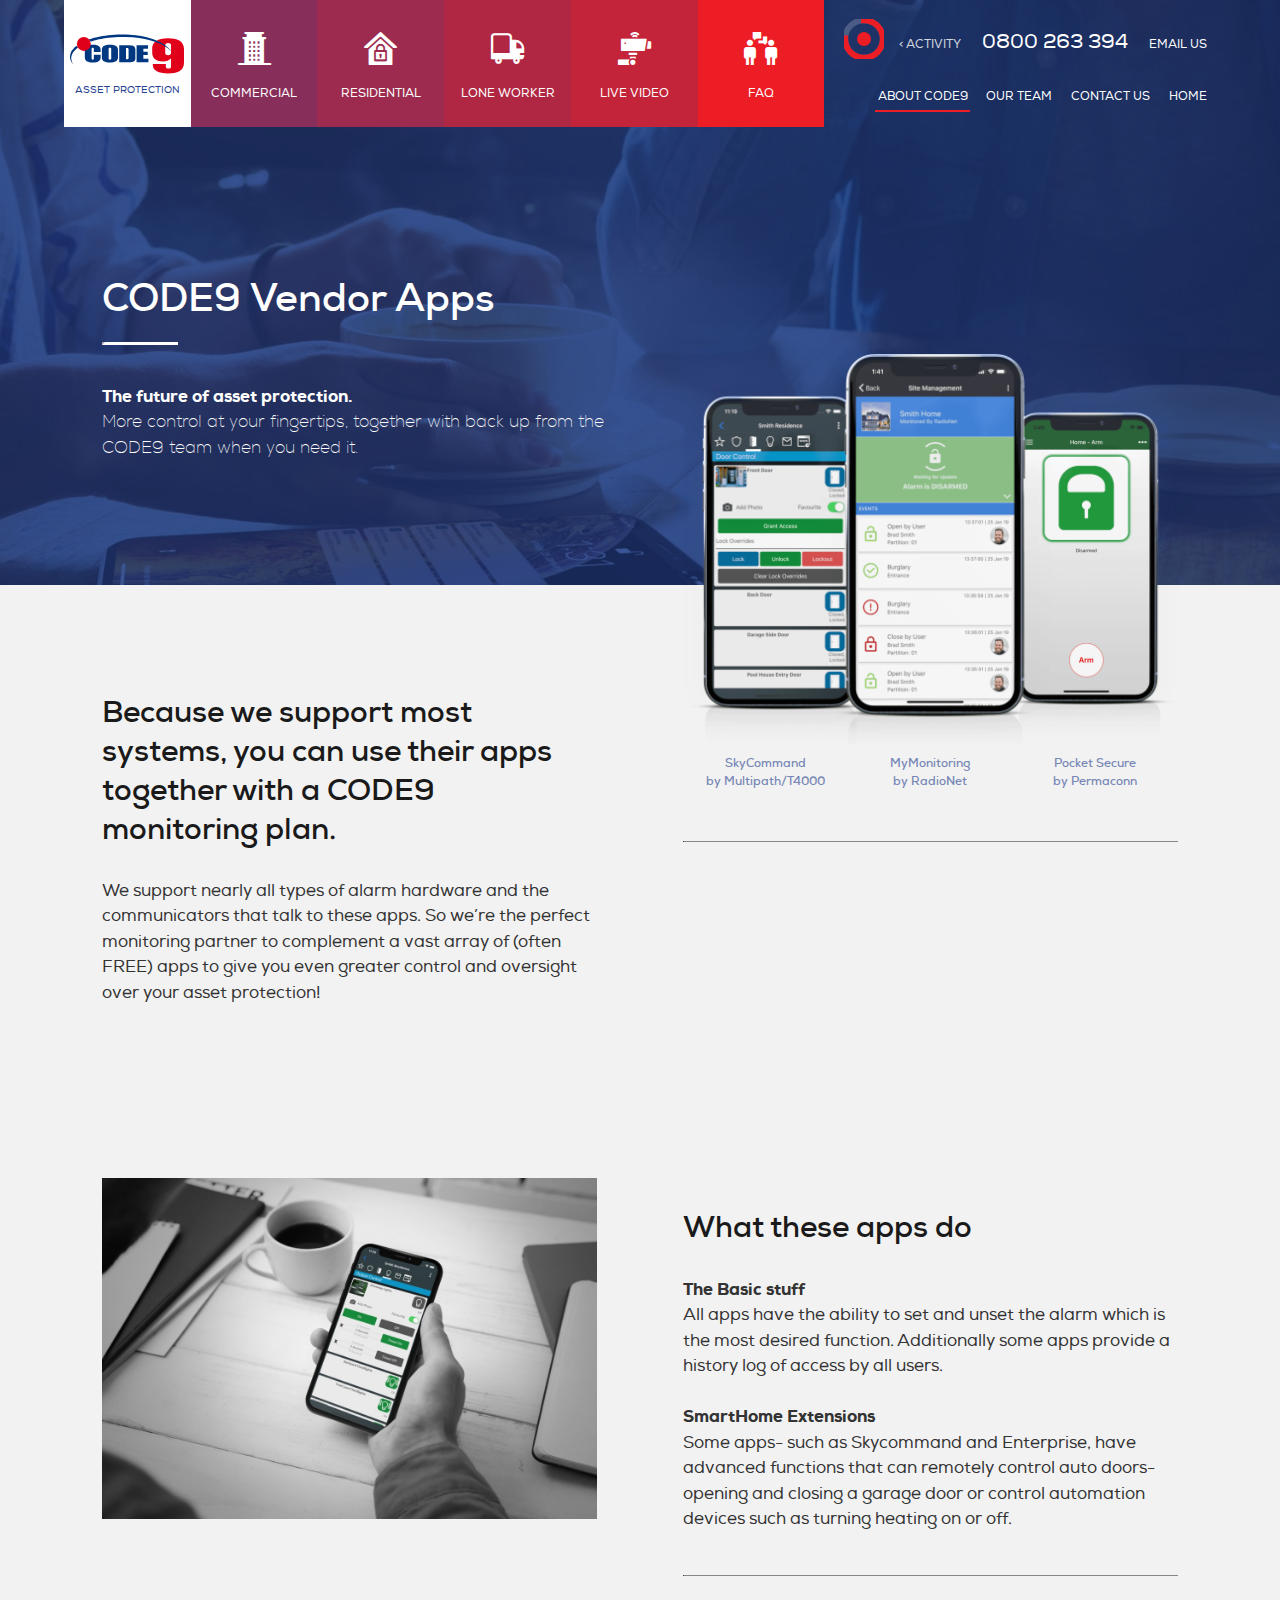
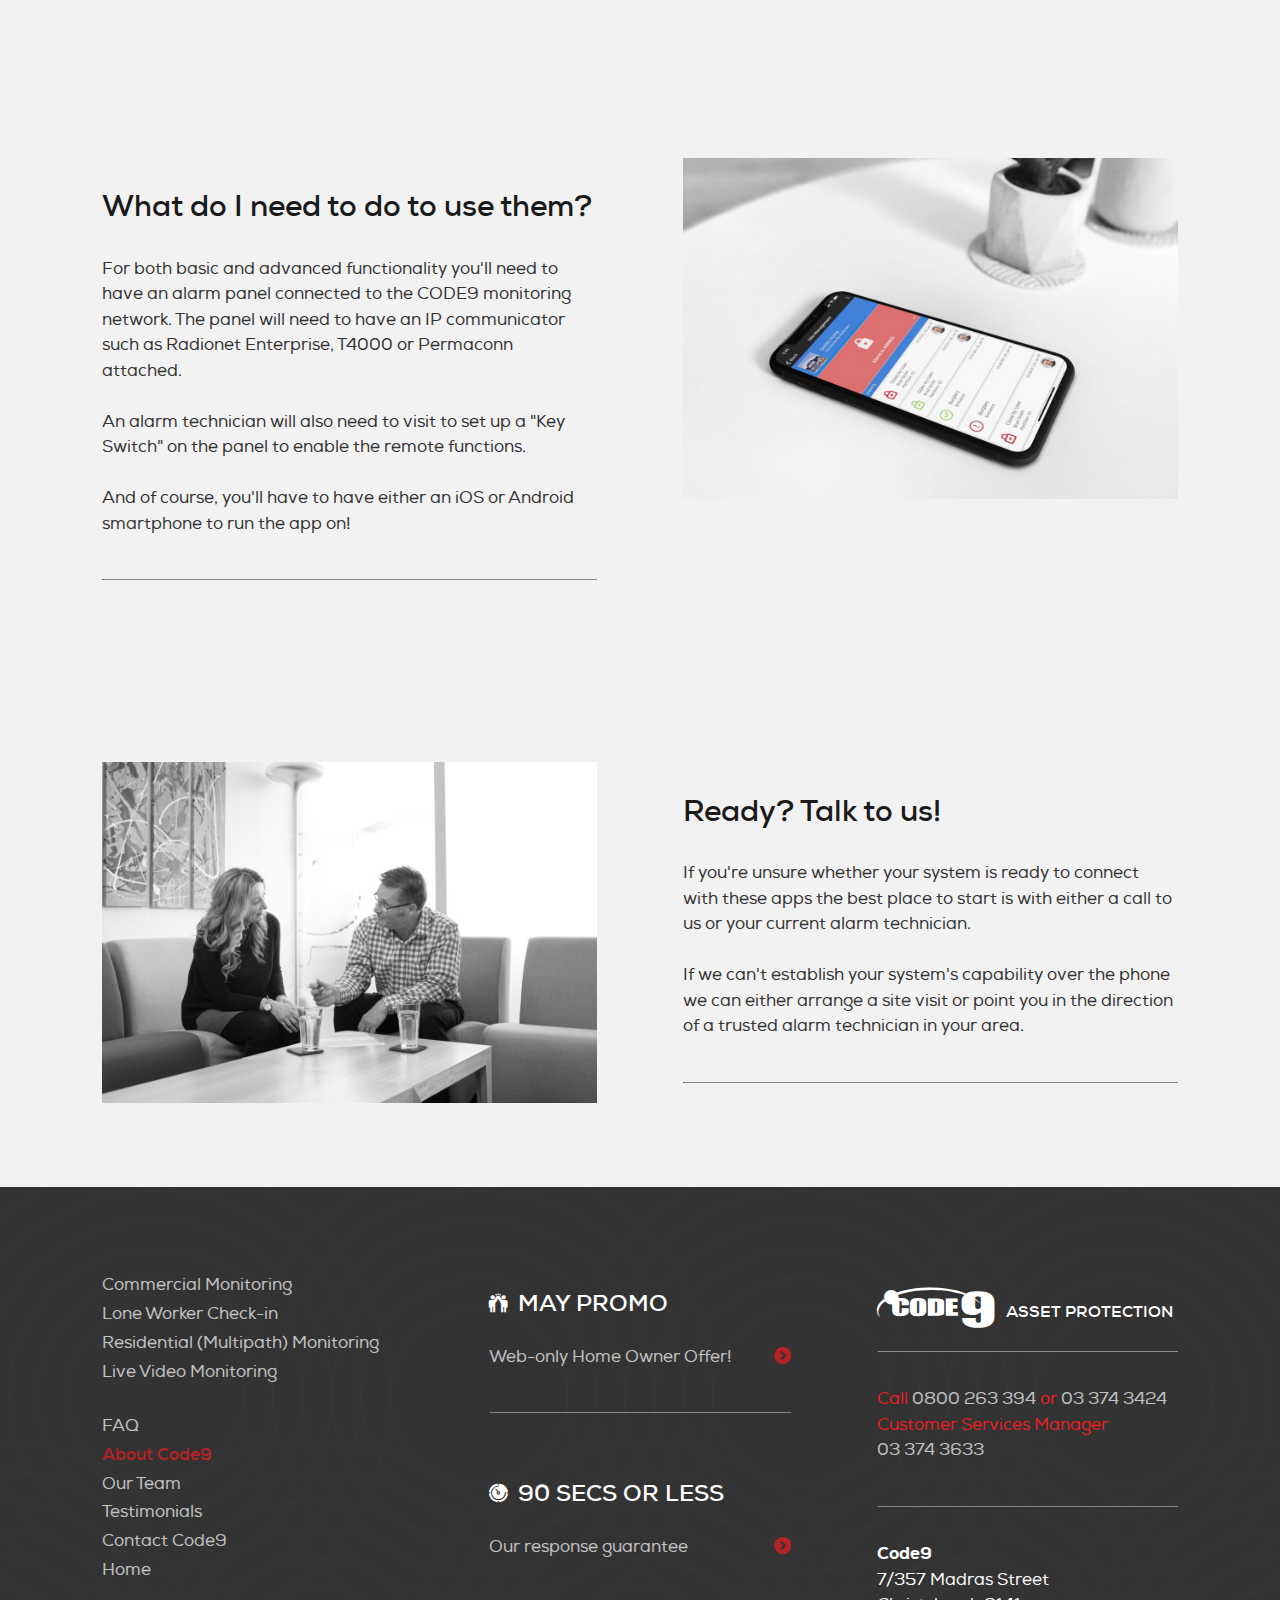
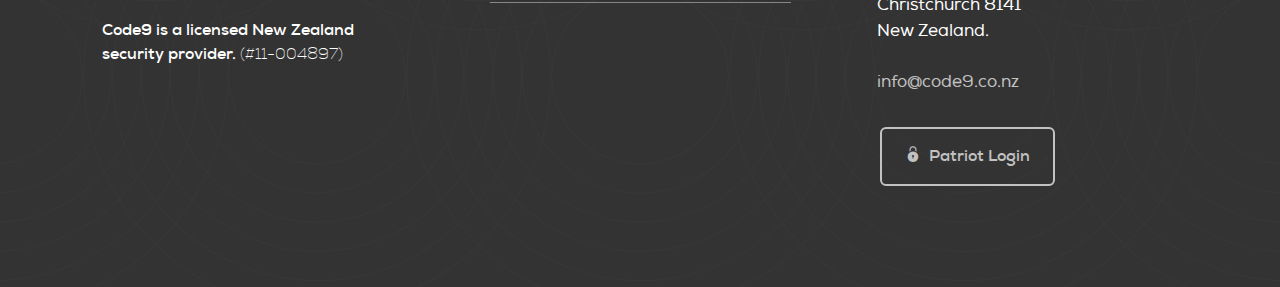
<file: apps.html>
﻿<!DOCTYPE html>
<html>
<head>
    <title>Commercial and institutional monitoring services. Code9.</title>
    <meta charset="utf-8" />
    <meta name="viewport" content="width=device-width, minimum-scale=1, initial-scale=1, shrink-to-fit=no">
    <!-- meta name="robots" content="index,follow">  LIGHT UP FOR LIVE!
    <meta name="googlebot" content="index,follow"-->
    <meta name="robots" content="noindex,nofollow">
    <meta name="googlebot" content="noindex,nofollow">
    <meta name="twitter:title" property="og:title" content="Code9 New Zealand" />
    <meta name="twitter:card" content="Code9 Asset Protection, Welcome.">
    <meta name="twitter:site" property="og:site_name" content="Code9 Asset Protection." />
    <meta name="description" property="og:description" content="Code9 is trusted to provide alarm monitoring and advanced security response foe people, places and property throughout New Zealand." />
    <meta name="twitter:image" property="og:image" content="https://code9.co.nz/site/code9/images/icons/200x200profile.png" />
    <meta property="og:type" content="website" />
    <meta name="twitter:url" property="og:url" content="https://code9.co.nz" />
    <link rel="apple-touch-icon-precomposed" sizes="76x76" href="/site/code9/images/icons/apple-touch-icon-76x76-precomposed.png">
    <link rel="apple-touch-icon-precomposed" sizes="120x120" href="/site/code9/images/icons/apple-touch-icon-120x120-precomposed.png">
    <link rel="apple-touch-icon-precomposed" sizes="152x152" href="/site?code9/images/icons/apple-touch-icon-152x152-precomposed.png">
    <link rel="apple-touch-icon-precomposed" sizes="167x167" href="/site/code9/images/icons/apple-touch-icon-167x167-precomposed.png">
    <link rel="apple-touch-icon-precomposed" sizes="180x180" href="/site/code9/images/icons/apple-touch-icon-180x180-precomposed.png">
    <link rel="icon" sizes="192x192" href="/site/code9/images/icons/favicon-192.png">
    <link rel="shortcut icon" type="image/x-icon" href="/site/code9/images/icons/favicon.ico">

    <!-- css -->
    <link rel="stylesheet" type="text/css" href="/site/code9/css/normalize.css" />
    <link rel="stylesheet" type="text/css" href="/site/code9/fonts/nexa-sans/fonts.css" />

    <!-- inline css-->
        <style>
            :root {
                --activityLvl: 75; 
            }
            /* colors */
            :root {
                --cHero1: rgba(237,29,37,1.0); /* code9 red #ed1d25 */
                --cHero2: rgba(36,64,143,1.0); /* code9 blue #24408f */
                --cLight: rgba(255,255,255,1.0); /* white #ffffff */
                --cMid: rgba(51,51,51,1.0); /* code9 grey #515151 */
                --cDark: rgba(22,22,22,1.0); /* darkgrey #222222 */
            }
            html, body {
                height:100%;
            }
            body {
                color: rgba(51,51,51,1.0);
                background-color: rgba(255,255,255,1.0);
                font-size: 13px;
            }
            body * {
                background-repeat:no-repeat;
                background-position:center;
            }
            #masthead {
                background-color:rgba(36,64,143,1.0);
            }
            main {
                background-color:rgba(242,242,242,1.0);
            }
            footer {
                background-color:rgba(51,51,51,1.0);
            }
            header,
            header a:link,
            header a:visited,
            #masthead,
            #masthead a:link,
            #masthead a:visited,
            footer,
            footer a:link,
            footer a:visited {
                color:rgba(255,255,255,1.0);
            }
            main a:link,
            main a:visited {
                color:rgba(36,64,143,1.0);
            }
            a {
                white-space:nowrap;
            }
            hr {
                border-top:none;
                margin:2em auto;
            }
            picture, img {
                width: 100%;
                height: auto;
                display:block;
            }
        </style>

    <link rel="stylesheet" type="text/css" href="/site/code9/css/typography.css" />
    <link rel="stylesheet" type="text/css" href="/site/code9/css/styles.css" />
    <link rel="stylesheet" type="text/css" href="/site/code9/images/icons/icomoon/style.css" />
    <!-- google -->
    <!--
    <script async src="https://www.googletagmanager.com/gtag/js?id=UA-39229849-1"></script>
    <script>
    window.dataLayer = window.dataLayer || [];
    function gtag(){dataLayer.push(arguments);}
    gtag('js', new Date());
    gtag('config', 'UA-39229849-1');
    </script>
    -->
</head>

<body id="top" class="internal">
    <a href="#top" id="toTop"><i class="icon icon-arrow-up3"></i></a>

    <header>
        <nav class="flex-container">
            <div class="flex-item"><a href="/" class="logo-small"><img src="/site/code9/images/logo.svg" alt="Code9 Asset Protection" /><h6>Asset Protection</h6></a></div>
            <div class="flex-item"><a href="service-commercial.html"><i class="icon icon-service-commercial"></i><h6>Commercial</h6></a></div>
            <div class="flex-item"><a href="service-residential.html"><i class="icon icon-service-residential"></i><h6>Residential</h6></a></div>
            <div class="flex-item"><a href="service-lworker.html"><i class="icon icon-service-lone-worker"></i><h6>Lone Worker</h6></a></div>
            <div class="flex-item"><a href="service-video.html"><i class="icon icon-service-live-video"></i><h6>Live Video</h6></a></div>
            <div class="flex-item"><a href="faq.html"><i class="icon icon-faq"></i><h6>FAQ</h6></a></div>
            <div class="flex-item" id="secondaryNav">
                <div>
                    <div class="activityLevel">
                        <svg style="padding:5px;" class="circle-chart" viewBox="0 0 33.83098862 33.83098862" width="40" height="40" xmlns="http://www.w3.org/2000/svg">
                            <circle class="circle-live" fill="var(--cHero1)" cx="16.91549431" cy="16.91549431" r="5.91549431" />
                            <circle class="circle-chart__background" stroke="rgba(255,255,255,0.2)" stroke-width="5" fill="none" cx="16.91549431" cy="16.91549431" r="15.91549431" />
                            <circle class="circle-chart__circle" stroke="var(--cHero1)" stroke-width="5" stroke-dasharray="var(--activityLvl),100" stroke-linecap="square" fill="none" cx="16.91549431" cy="16.91549431" r="15.91549431" />
                            <circle class="circle-live__action" fill="var(--cHero1)"  cx="16.91549431" cy="16.91549431" r="4.91549431" />
                        </svg>
                    </div>
                    <span>< Activity</span>
                    <a href="tel:0800263394" class="tphone">0800 263 394</a>
                    <a href="mailto:info@code9.co.nz?subject=Enquiry from Code9 Website">Email Us</a>
                </div>
                <div>
                    <a href="about.html" class="activeLink">About Code9</a>
                    <a href="team.html">Our Team</a>
                    <a href="contact.html">Contact Us</a>
                    <a href="/">Home</a>
                </div>
            </div>
        </nav>
        <div class="showTouch" id="mobileButtons">
            <a href="/" class="logo-small"><img src="/site/code9/images/logo.svg" alt="Code9 Asset Protection" /></a>
            <a href="tel:6433743424" class="icon icon-phone"></a>
            <a href="mailto:info@code9.co.nz?subject=Enquiry from Code9 Website" class="icon icon-envelop"></a>
            <button id="mobileTrigger" class="icon icon-menu2"></button>
            <button id="mobileClose" class="icon icon-cross2"></button>
        </div>
        <div id="mobileNavigation">
            <div>
                <nav>
                    <a href="commercial.html"><span>Commercial Monitoring</span><i class="icon icon-service-commercial"></i></a>
                    <a href="residential.html"><span>Residential Monitoring</span><i class="icon icon-service-residential"></i></a>
                    <a href="loneworker.html"><span>Lone Worker Check-in</span><i class="icon icon-service-lone-worker"></i></a>
                    <a href="livevideo.html"><span>Live Video Monitoring</span><i class="icon icon-service-live-video"></i></a>
                    <a href="faq.html"><span>Frequently Asked Questions</span><i class="icon icon-faq"></i></a>
                </nav>
                <nav>
                    <a href="about.html"><span>About Code9</span></a>
                    <a href="team.html"><span>Our Team</span></a>
                    <a href="testimonials.html"><span>Testimonials</span></a>
                    <a href="contact.html"><span>Contact Code9</span></a>
                    <a href="/"><span>Home</span></a>
                </nav>
            </div>
        </div>

    </header>




    <main>





        <div id="masthead" class="picturefill-background fixedbg reversedTypo singleCol">
            <article>
                <div>
                    <section>
                        <h1>CODE9 Vendor Apps</h1>
                        <hr />
                        <p><strong>The future of asset protection. </strong><br>More control at your fingertips, together with back up from the CODE9 team when you need it.</p>
                    </section>
                </div>
            </article>

            <span data-src="/site/code9/images/uploads/art-dir/apps/appbg-700x700.jpg"></span>
            <span data-src="/site/code9/images/uploads/art-dir/apps/appbg-1000x1000.jpg" data-media="(min-width: 700px)"></span>
            <span data-src="/site/code9/images/uploads/art-dir/apps/appbg-1500x1000.jpg" data-media="(min-width: 1000px)"></span>
            <span data-src="/site/code9/images/uploads/art-dir/apps/appbg-2000x1000.jpg" data-media="(min-width: 1500px)"></span>
        </div>


        

        <span id="headerWpnt"></span>

  

    



        <div>
            <article>
                <div class="cols-2a">
                    <section>

                        <h2>Because we support most systems, you can use their apps together with a CODE9 monitoring plan.</h2>

                        <p>We support nearly all types of alarm hardware and the communicators that talk to these apps. So we’re the perfect monitoring partner to complement a vast array of  (often FREE) apps to give you even greater control and oversight over your asset protection!</p>

                    </section>
                    <section>
                        <div class="centerPosterImg">
                            <img src="/site/code9/images/uploads/art-dir/apps/group-apps@2x.png">
                        </div>
                        <div class="grid" style="text-align:center;">
                            <div>
                                <h6 class="small">SkyCommand<br>by Multipath/T4000</h6>
                            </div>
                            <div>
                                <h6 class="small">MyMonitoring<br>by RadioNet</h6>
                            </div>
                            <div>
                                <h6 class="small">Pocket Secure<br>by Permaconn</h6>
                            </div>
                        </div>
                        <br>
                        <hr>
                    </section>
                </div>
            </article>
        </div>


        <div>
            <article>
                <div class="cols-2a">
                    <section>
                        <img src="/site/code9/images/uploads/art-dir/apps/app1@2x.jpg">
                    </section>
                    <section>
                        <h2>What these apps do</h2>

                        <p><strong>The Basic stuff</strong><br>
                            All apps have the ability to set and unset the alarm which is the most desired function. Additionally some apps provide a history log of access by all users.</p>
                        <p><strong>SmartHome Extensions</strong><br>
                            Some apps- such as Skycommand and Enterprise, have advanced functions that can remotely control auto doors- opening and closing a garage door or control automation devices such as turning heating on or off.</p>
                            <hr>
                    </section>

                </div>
            </article>
        </div>


        <div>
            <article>
                <div class="cols-2a">
                    <section>

                        <h2>What do I need to do to use them?</h2>

                        <p>For both basic and advanced functionality you'll need to have an alarm panel connected to the CODE9 monitoring network. The panel will need to have an IP communicator such as Radionet Enterprise, T4000 or Permaconn attached.</p>

                        <p>An alarm technician will also need to visit to set up a "Key Switch" on the panel to enable the remote functions.</p>

                        <p>And of course, you'll have to have either an iOS or Android smartphone to run the app on!</p>
                        <hr>
                    </section>
                    <section>
                        <img src="/site/code9/images/uploads/art-dir/apps/app2@2x.jpg">
                    </section>
                </div>
            </article>
        </div>


        <div>
            <article>
                <div class="cols-2a">
                    <section>
                        <img src="/site/code9/images/uploads/art-dir/apps/meeting1@2x.jpg">
                    </section>
                    <section>

                        <h2>Ready? Talk to us!</h2>

                        <p>If you're unsure whether your system is ready to connect with these apps the best place to start is with either a call to us or your current alarm technician.</p>

                        <p>If we can't establish your system's capability over the phone we can either arrange a site visit or point you in the direction of a trusted alarm technician in your area.</p>
                        <hr>
                    </section>
                </div>
            </article>
        </div>




    </main>



    <footer>
        <div>
            <section>
                <p>
                    <a href="service-commercial.html">Commercial Monitoring</a>
                    <a href="service-lworker.html">Lone Worker Check-in</a>
                    <a href="service-residential.html">Residential (Multipath) Monitoring</a>
                    <a href="service-video.html">Live Video Monitoring</a>
                </p>
                <p>
                    <a href="faq.html">FAQ</a>
                    <a href="about.html" class="activeLink">About Code9</a>
                    <a href="team.html">Our Team</a>
                    <a href="testimonials.html">Testimonials</a>
                    <a href="contact.html">Contact Code9</a>
                    <a href="/">Home</a>
                </p>
                <h6>Code9 is a licensed New Zealand security provider. <span>(#11-004897)</span></h6>
            </section>
        </div>

        <div>
            <section>
                <h4><i class="iconInline icon-high-five" ></i>May Promo</h4>
                <p><a href="about.html" class="bulletR">Web-only Home Owner Offer!</a></p>
                <hr />

                <br />

                <h4><i class="iconInline icon-speed"></i>90 Secs or less</h4>
                <p><a href="about.html" class="bulletR">Our response guarantee</a></p>
                <hr />
            </section>
        </div>

        <div itemscope itemtype="http://schema.org/Organization">
            <section>
                <h6><i class="icon-logo-mono" style="font-size:40px; position:relative; top:8px;"></i> &nbsp; ASSET PROTECTION</h6>
                <hr />
                <p class="red">
                    Call <a href="tel:0800263394" itemprop="telephone">0800 263 394</a> or <a href="tel:6433743424" itemprop="telephone">03 374 3424</a><br>
Customer Services Manager <a href="tel:+6433743633">03 374 3633</a>
                </p>
                <hr />
                <p>
                    <span itemprop="name"><strong>Code9</strong></span><br />
                    <span itemprop="address" itemscope itemtype="http://schema.org/PostalAddress">
                        <span itemprop="streetAddress">7/357 Madras Street</span><br />
                        <span itemprop="addressLocality">Christchurch</span> 8141<br />
                        <span itemprop="addressCountry">New Zealand.</span>
                    </span>
                </p>
                <p>
                    <a href="mailto:info@code9.co.nz?subject=Enquiry from Code9 Website">info@code9.co.nz</a>
                </p>

                <a href="https://www.patriotsystems.com/HostCode9/UserLogin.aspx?ReturnUrl=%2fhost%2fmemalarm3.aspx" class="button"><i class="icon icon-lock-7"></i>Patriot Login</a>
            </section>
        </div>

    </footer>


    <!--pckgs-->
    <script type="text/javascript" src="/site/code9/js/jquery-3.3.1.min.js"></script>
    <script type="text/javascript" src="/site/code9/js/enquire.min.js"></script>
    <script type="text/javascript" src="/site/code9/js/jquery.waypoints.min.js"></script>
    <script type="text/javascript" src="/site/code9/js/picturefill-background.js" async></script>
    <script type="text/javascript" src="/site/code9/js/jquery.scrollTo-2.1.0/jquery.scrollTo.min.js" async></script>
    <script type="text/javascript" src="/site/code9/js/jquery.localScroll-1.4.0/jquery.localScroll.min.js" async></script>
    <script type="text/javascript" src="/site/code9/js/easing.js" async></script>
    <!-- custom -->
    <script type="text/javascript" src="/site/code9/js/jsmediaqueries.js" defer></script>



</body>

</html>
</file>
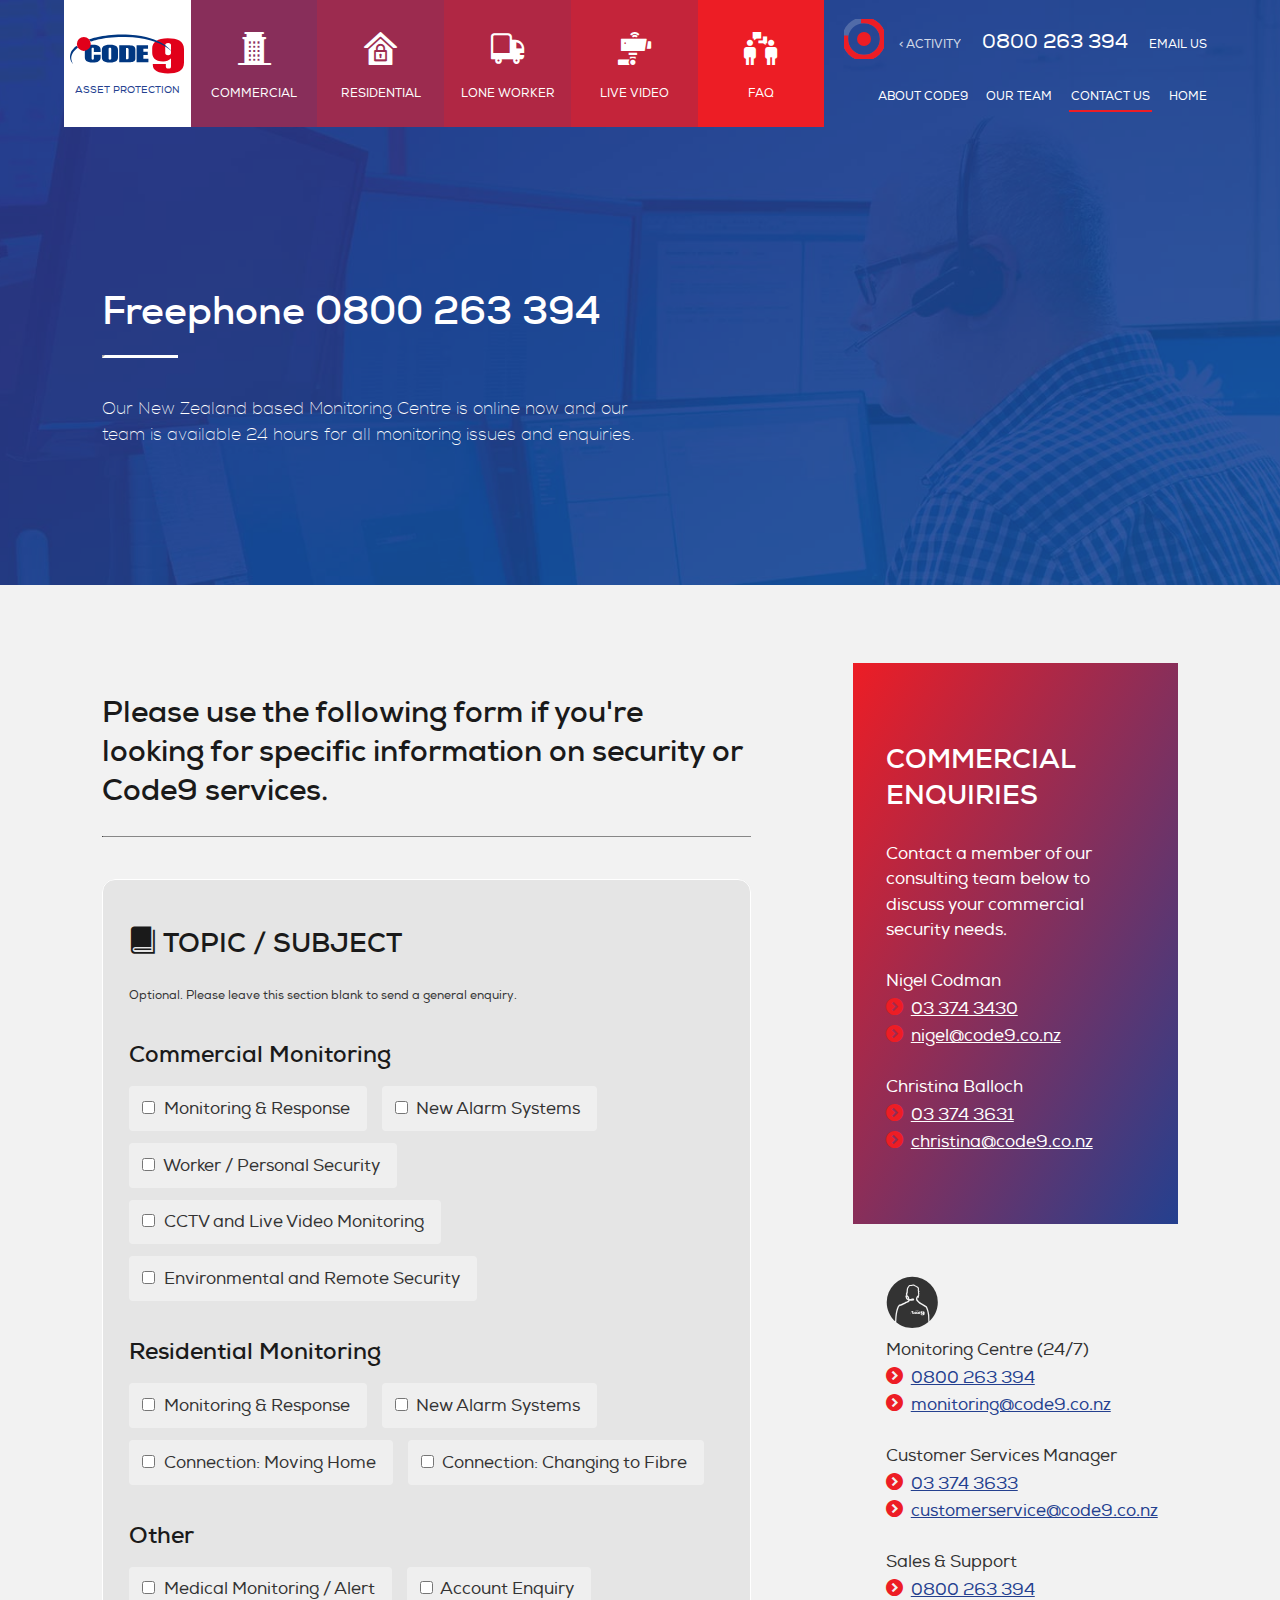
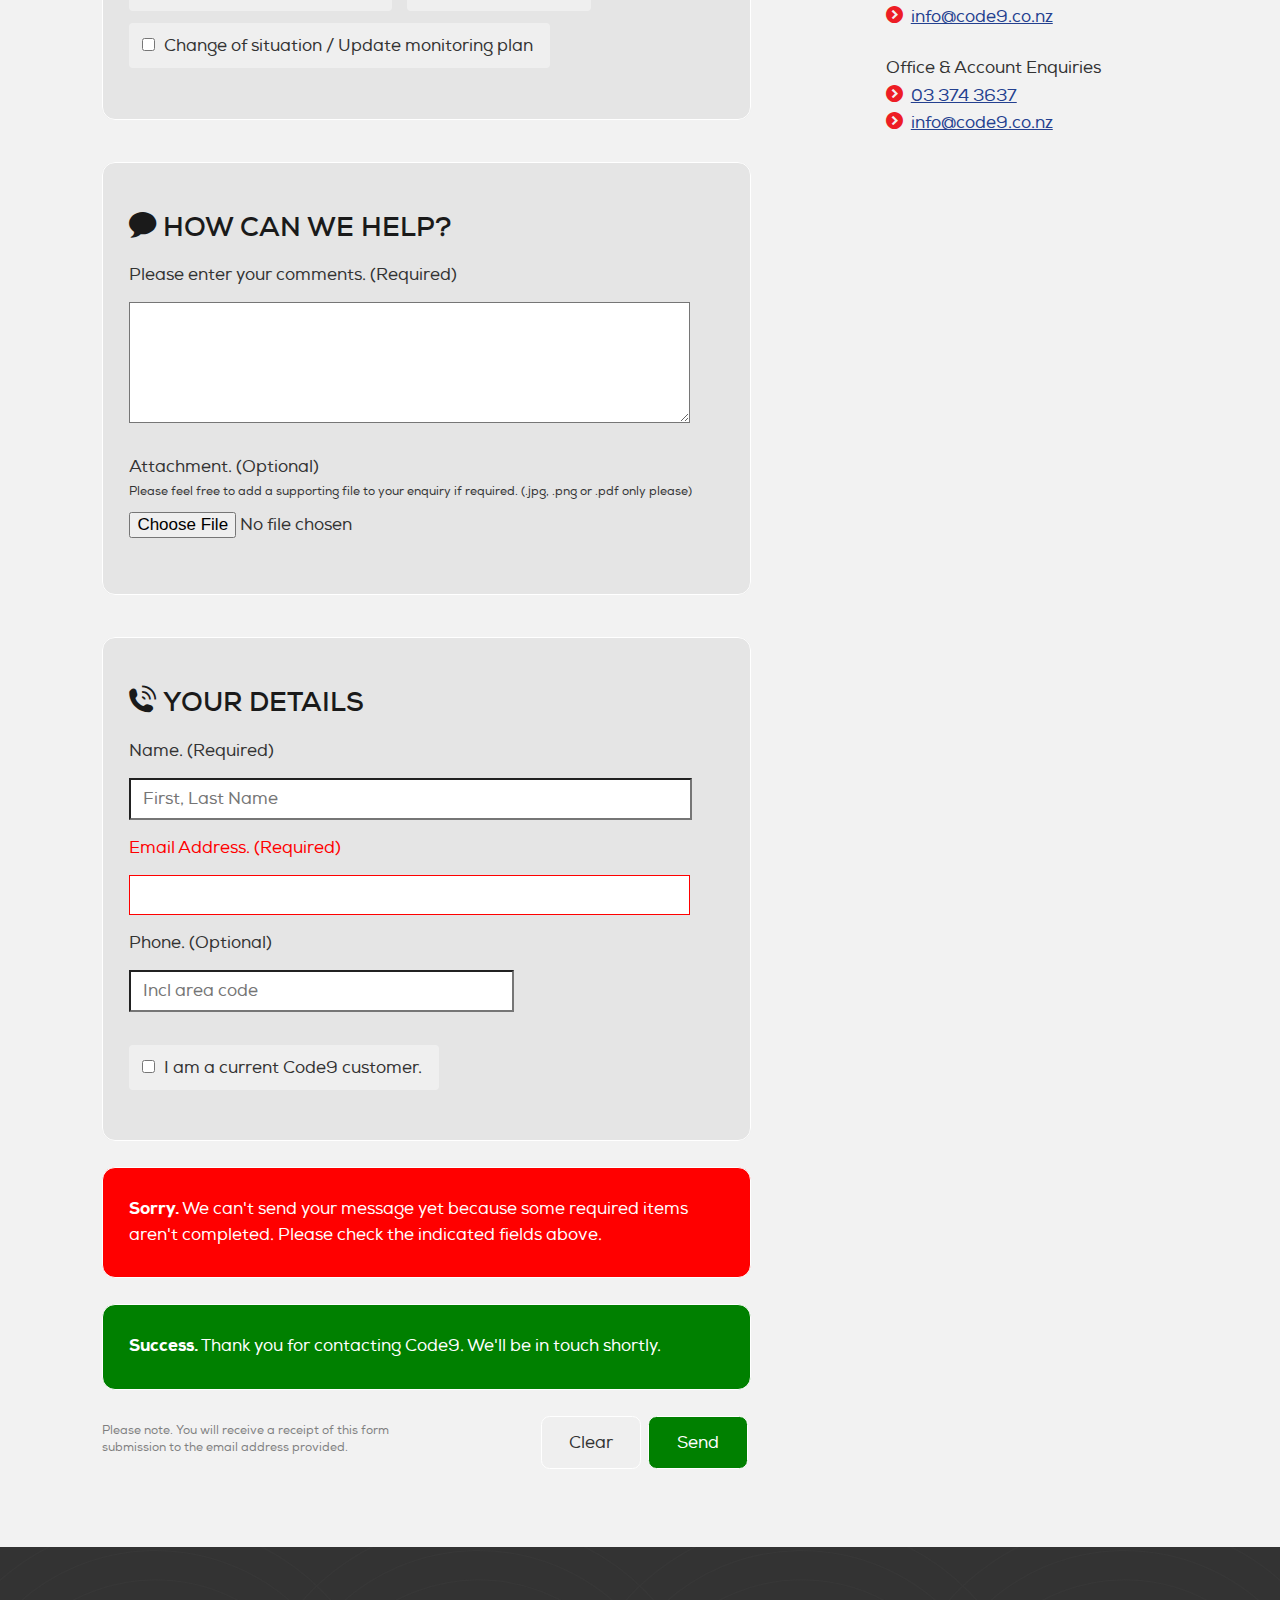
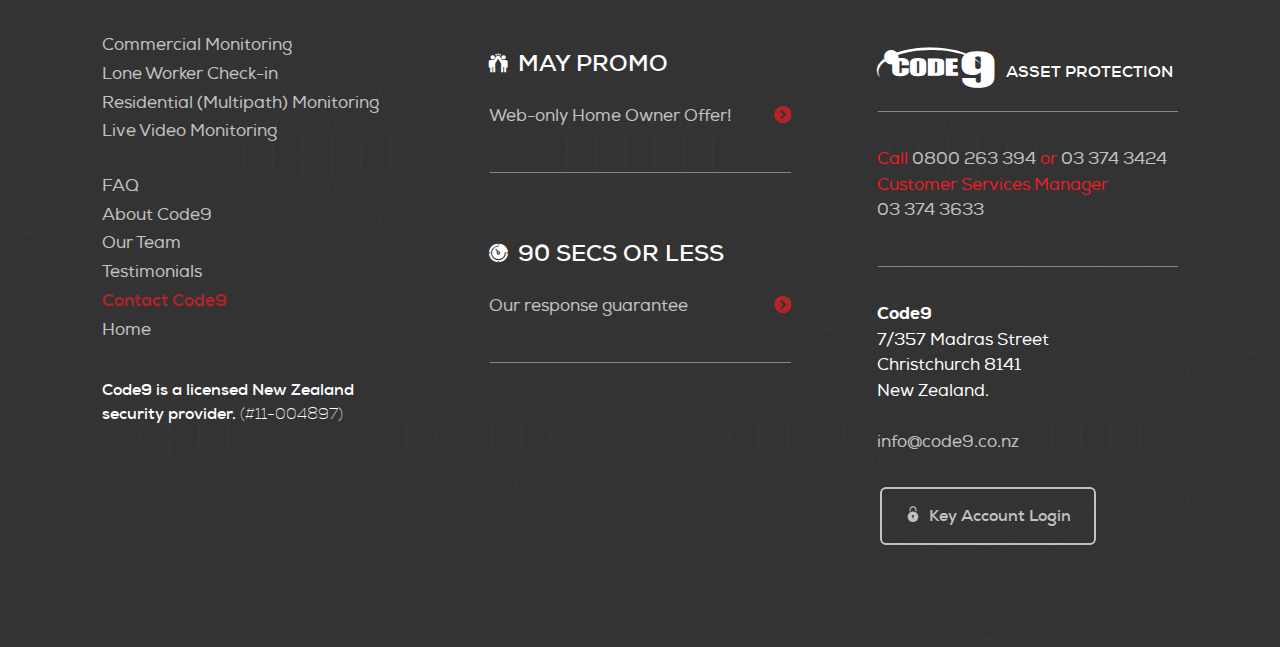
<file: contact.html>
﻿<!DOCTYPE html>
<html>
<head>
    <title>Commercial and institutional monitoring services. Code9.</title>
    <meta charset="utf-8" />
    <meta name="viewport" content="width=device-width, minimum-scale=1, initial-scale=1, shrink-to-fit=no">
    <!-- meta name="robots" content="index,follow">  LIGHT UP FOR LIVE!
    <meta name="googlebot" content="index,follow"-->
    <meta name="robots" content="noindex,nofollow">
    <meta name="googlebot" content="noindex,nofollow">
    <meta name="twitter:title" property="og:title" content="Code9 New Zealand" />
    <meta name="twitter:card" content="Code9 Asset Protection, Welcome.">
    <meta name="twitter:site" property="og:site_name" content="Code9 Asset Protection." />
    <meta name="description" property="og:description" content="Code9 is trusted to provide alarm monitoring and advanced security response foe people, places and property throughout New Zealand." />
    <meta name="twitter:image" property="og:image" content="https://code9.co.nz/site/code9/images/icons/200x200profile.png" />
    <meta property="og:type" content="website" />
    <meta name="twitter:url" property="og:url" content="https://code9.co.nz" />
    <link rel="apple-touch-icon-precomposed" sizes="76x76" href="/site/code9/images/icons/apple-touch-icon-76x76-precomposed.png">
    <link rel="apple-touch-icon-precomposed" sizes="120x120" href="/site/code9/images/icons/apple-touch-icon-120x120-precomposed.png">
    <link rel="apple-touch-icon-precomposed" sizes="152x152" href="/site?code9/images/icons/apple-touch-icon-152x152-precomposed.png">
    <link rel="apple-touch-icon-precomposed" sizes="167x167" href="/site/code9/images/icons/apple-touch-icon-167x167-precomposed.png">
    <link rel="apple-touch-icon-precomposed" sizes="180x180" href="/site/code9/images/icons/apple-touch-icon-180x180-precomposed.png">
    <link rel="icon" sizes="192x192" href="/site/code9/images/icons/favicon-192.png">
    <link rel="shortcut icon" type="image/x-icon" href="/site/code9/images/icons/favicon.ico">

    <!-- css -->
    <link rel="stylesheet" type="text/css" href="/site/code9/css/normalize.css" />
    <link rel="stylesheet" type="text/css" href="/site/code9/fonts/nexa-sans/fonts.css" />

    <!-- inline css-->
        <style>
            :root {
                --activityLvl: 75; 
            }
            /* colors */
            :root {
                --cHero1: rgba(237,29,37,1.0); /* code9 red #ed1d25 */
                --cHero2: rgba(36,64,143,1.0); /* code9 blue #24408f */
                --cLight: rgba(255,255,255,1.0); /* white #ffffff */
                --cMid: rgba(51,51,51,1.0); /* code9 grey #515151 */
                --cDark: rgba(22,22,22,1.0); /* darkgrey #222222 */
            }
            html, body {
                height:100%;
            }
            body {
                color: rgba(51,51,51,1.0);
                background-color: rgba(255,255,255,1.0);
                font-size: 13px;
            }
            body * {
                background-repeat:no-repeat;
                background-position:center;
            }
            #masthead {
                background-color:rgba(36,64,143,1.0);
            }
            main {
                background-color:rgba(242,242,242,1.0);
            }
            footer {
                background-color:rgba(51,51,51,1.0);
            }
            header,
            header a:link,
            header a:visited,
            #masthead,
            #masthead a:link,
            #masthead a:visited,
            footer,
            footer a:link,
            footer a:visited {
                color:rgba(255,255,255,1.0);
            }
            main a:link,
            main a:visited {
                color:rgba(36,64,143,1.0);
            }
            a {
                white-space:nowrap;
            }
            hr {
                border-top:none;
                margin:2em auto;
            }
            picture, img {
                width: 100%;
                height: auto;
                display:block;
            }
        </style>

    <link rel="stylesheet" type="text/css" href="/site/code9/css/typography.css" />
    <link rel="stylesheet" type="text/css" href="/site/code9/css/styles.css" />
    <link rel="stylesheet" type="text/css" href="/site/code9/images/icons/icomoon/style.css" />
    <!-- google -->
    <!--
    <script async src="https://www.googletagmanager.com/gtag/js?id=UA-39229849-1"></script>
    <script>
    window.dataLayer = window.dataLayer || [];
    function gtag(){dataLayer.push(arguments);}
    gtag('js', new Date());
    gtag('config', 'UA-39229849-1');
    </script>
    -->
</head>

<body id="top" class="internal">
    <a href="#top" id="toTop"><i class="icon icon-arrow-up3"></i></a>

    <header>
        <nav class="flex-container">
            <div class="flex-item"><a href="/" class="logo-small"><img src="/site/code9/images/logo.svg" alt="Code9 Asset Protection" /><h6>Asset Protection</h6></a></div>
            <div class="flex-item"><a href="service-commercial.html"><i class="icon icon-service-commercial"></i><h6>Commercial</h6></a></div>
            <div class="flex-item"><a href="service-residential.html"><i class="icon icon-service-residential"></i><h6>Residential</h6></a></div>
            <div class="flex-item"><a href="service-lworker.html"><i class="icon icon-service-lone-worker"></i><h6>Lone Worker</h6></a></div>
            <div class="flex-item"><a href="service-video.html"><i class="icon icon-service-live-video"></i><h6>Live Video</h6></a></div>
            <div class="flex-item"><a href="faq.html"><i class="icon icon-faq"></i><h6>FAQ</h6></a></div>
            <div class="flex-item" id="secondaryNav">
                <div>
                    <div class="activityLevel">
                        <svg style="padding:5px;" class="circle-chart" viewBox="0 0 33.83098862 33.83098862" width="40" height="40" xmlns="http://www.w3.org/2000/svg">
                            <circle class="circle-live" fill="var(--cHero1)" cx="16.91549431" cy="16.91549431" r="5.91549431" />
                            <circle class="circle-chart__background" stroke="rgba(255,255,255,0.2)" stroke-width="5" fill="none" cx="16.91549431" cy="16.91549431" r="15.91549431" />
                            <circle class="circle-chart__circle" stroke="var(--cHero1)" stroke-width="5" stroke-dasharray="var(--activityLvl),100" stroke-linecap="square" fill="none" cx="16.91549431" cy="16.91549431" r="15.91549431" />
                            <circle class="circle-live__action" fill="var(--cHero1)"  cx="16.91549431" cy="16.91549431" r="4.91549431" />
                        </svg>
                    </div>
                    <span>< Activity</span>
                    <a href="tel:0800263394" class="tphone">0800 263 394</a>
                    <a href="mailto:info@code9.co.nz?subject=Enquiry from Code9 Website">Email Us</a>
                </div>
                <div>
                    <a href="about.html">About Code9</a>
                    <a href="team.html">Our Team</a>
                    <a href="contact.html" class="activeLink">Contact Us</a>
                    <a href="/">Home</a>
                </div>
            </div>
        </nav>
        <div class="showTouch" id="mobileButtons">
            <a href="/" class="logo-small"><img src="/site/code9/images/logo.svg" alt="Code9 Asset Protection" /></a>
            <a href="tel:6433743424" class="icon icon-phone"></a>
            <a href="mailto:info@code9.co.nz?subject=Enquiry from Code9 Website" class="icon icon-envelop"></a>
            <button id="mobileTrigger" class="icon icon-menu2"></button>
            <button id="mobileClose" class="icon icon-cross2"></button>
        </div>
        <div id="mobileNavigation">
            <div>
                <nav>
                    <a href="commercial.html"><span>Commercial Monitoring</span><i class="icon icon-service-commercial"></i></a>
                    <a href="residential.html"><span>Residential Monitoring</span><i class="icon icon-service-residential"></i></a>
                    <a href="loneworker.html"><span>Lone Worker Check-in</span><i class="icon icon-service-lone-worker"></i></a>
                    <a href="livevideo.html"><span>Live Video Monitoring</span><i class="icon icon-service-live-video"></i></a>
                    <a href="faq.html"><span>Frequently Asked Questions</span><i class="icon icon-faq"></i></a>
                </nav>
                <nav>
                    <a href="about.html"><span>About Code9</span></a>
                    <a href="team.html"><span>Our Team</span></a>
                    <a href="testimonials.html"><span>Testimonials</span></a>
                    <a href="contact.html"><span>Contact Code9</span></a>
                    <a href="/"><span>Home</span></a>
                </nav>
            </div>
        </div>

    </header>




    <main>





        <div id="masthead" class="picturefill-background fixedbg reversedTypo singleCol">
            <article>
                <div>
                    <section>
                        <h1>Freephone 0800 263 394</h1>
                        <hr />
                        <p>Our New Zealand based Monitoring Centre is online now and our team is available 24 hours for all monitoring issues and enquiries.</p>
                    </section>
                </div>
            </article>

            <span data-src="/site/code9/images/uploads/art-dir/contact/700x700.jpg"></span>
            <span data-src="/site/code9/images/uploads/art-dir/contact/1000x1000.jpg" data-media="(min-width: 700px)"></span>
            <span data-src="/site/code9/images/uploads/art-dir/contact/1500x1000.jpg" data-media="(min-width: 1000px)"></span>
            <span data-src="/site/code9/images/uploads/art-dir/contact/2000x1000.jpg" data-media="(min-width: 1500px)"></span>
        </div>

        <span id="headerWpnt"></span>





        <div class="sidebar-R">
            <article>
                <div>
                    <section>

                        <h2>
                            Please use the following form if you're looking for specific information on security or Code9 services.
                        </h2>
                        <hr />

                        <form>

                            <br />


                            <fieldset>
                                <h3><i class="icon-book"></i> Topic / Subject</h3>
                                <p>Optional. Please leave this section blank to send a general enquiry.</p>

                                <h4>Commercial Monitoring</h4>
                                <label for="1" class="checkbox"><input type="checkbox" id="1" /> Monitoring &amp; Response</label>
                                <label for="2" class="checkbox"><input type="checkbox" id="2" /> New Alarm Systems</label>
                                <label for="3" class="checkbox"><input type="checkbox" id="3" /> Worker / Personal Security</label>
                                <label for="4" class="checkbox"><input type="checkbox" id="4" /> CCTV and Live Video Monitoring</label>
                                <label for="5" class="checkbox"><input type="checkbox" id="5" /> Environmental and Remote Security</label>


                                <h4>Residential Monitoring</h4>
                                <label for="6" class="checkbox"><input type="checkbox" id="6" /> Monitoring &amp; Response</label>
                                <label for="7" class="checkbox"><input type="checkbox" id="7" /> New Alarm Systems</label>
                                <label for="8" class="checkbox"><input type="checkbox" id="8" /> Connection: Moving Home</label>
                                <label for="9" class="checkbox"><input type="checkbox" id="9" /> Connection: Changing to Fibre</label>

                                <h4>Other</h4>
                                <label for="10" class="checkbox"><input type="checkbox" id="10" /> Medical Monitoring / Alert</label>
                                <label for="11" class="checkbox"><input type="checkbox" id="11" /> Account Enquiry</label>
                                <label for="12" class="checkbox"><input type="checkbox" id="12" /> Change of situation / Update monitoring plan</label>
                            </fieldset>

                            <br />



                            <fieldset>
                                <h3><i class="icon-bubble"></i> How can we help?</h3>

                                <label for="comments">Please enter your comments. (Required)</label>
                                <textarea id="comments"></textarea>

                                <br />

                                <label for="attach">Attachment. (Optional)</label>
                                <p>
                                    Please feel free to add a supporting file to your enquiry if required. (.jpg, .png or .pdf only please)
                                </p>
                                <input type="file" id="attach" />
                            </fieldset>

                            <br />

                            <fieldset>
                                <h3><i class="icon-phone"></i> Your details</h3>

                                <label for="name">Name. (Required)</label>
                                <input type="text" id="name" placeholder="First, Last Name" />

                                <label for="email" class="validationError">Email Address. (Required)</label>
                                <input type="email" id="email" class="validationError" />

                                <label for="phone">Phone. (Optional)</label>
                                <input type="number" id="phone" placeholder="Incl area code" class="short" />

                                <br />

                                <label for="code9customer" class="checkbox"><input type="checkbox" id="code9customer" /> I am a current Code9 customer.</label>
                            </fieldset>

                            <div class="validationMsg">
                                <p>
                                    <strong>Sorry.</strong> We can't send your message yet because some required items aren't completed. Please check the indicated fields above.
                                </p>
                            </div>

                            <div class="successMsg">
                                <p>
                                    <strong>Success.</strong> Thank you for contacting Code9. We'll be in touch shortly.
                                </p>
                            </div>


                            <div class="formSubmit">
                                <p class="small">Please note. You will receive a receipt of this form submission to the email address provided.</p>

                                <input type="reset" value="Clear" class="stop" />
                                <input type="submit" value="Send" class="go" />
                            </div>



                        </form>

                    </section>

                </div>

                <div class="sidebar">
                    <section class="gradient-r-l reversedTypo">
                        <h3>Commercial Enquiries</h3>
                        <p>Contact a member of our consulting team below to discuss your commercial security needs.</p>
                        <p>
                            Nigel Codman<br />
                            <a href="tel:6433743630" class="bulletL">03 374 3430</a>
                            <a href="mailto:nigel@code9.co.nz" class="bulletL">nigel@code9.co.nz</a>
                        </p>
                        <p>
                            Christina Balloch<br />
                            <a href="tel:+6433743631" class="bulletL">03 374 3631</a>
                            <a href="mailto:christina@code9.co.nz" class="bulletL email">christina@code9.co.nz</a>
                        </p>
                       

                    </section>

                    <section class="">
                        <i class="icon icon-person x2"></i>
                        <p>
                            Monitoring Centre (24/7)<br />
                            <a href="tel:0800263394" class="bulletL">0800 263 394</a>
                            <a href="mailto:monitoring@code9.co.nz" class="bulletL">monitoring@code9.co.nz</a>
                        </p>
                        <p>
                            Customer Services Manager<br />
                            <a href="tel:+6433743633" class="bulletL">03 374 3633</a>
                            <a href="mailto:customerservice@code9.co.nz" class="bulletL">customerservice@code9.co.nz</a>
                        </p>
                        <p>
                            Sales &amp; Support <br />
                            <a href="tel:0800263394" class="bulletL">0800 263 394</a>
                            <a href="mailto:info@code9.co.nz" class="bulletL">info@code9.co.nz</a>
                        </p>
                        <p>
                            Office &amp; Account Enquiries<br />
                            <a href="tel:6433743637" class="bulletL">03 374 3637</a>
                            <a href="mailto:info@code9.co.nz" class="bulletL">info@code9.co.nz</a>
                        </p>
                       
                    </section>


                </div>
            </article>
        </div>




    </main>



    <footer>
        <div>
            <section>
                <p>
                    <a href="service-commercial.html">Commercial Monitoring</a>
                    <a href="service-lworker.html">Lone Worker Check-in</a>
                    <a href="service-residential.html">Residential (Multipath) Monitoring</a>
                    <a href="service-video.html">Live Video Monitoring</a>
                </p>
                <p>
                    <a href="faq.html">FAQ</a>
                    <a href="about.html">About Code9</a>
                    <a href="team.html">Our Team</a>
                    <a href="testimonials.html">Testimonials</a>
                    <a href="contact.html" class="activeLink">Contact Code9</a>
                    <a href="/">Home</a>
                </p>
                <h6>Code9 is a licensed New Zealand security provider. <span>(#11-004897)</span></h6>
            </section>
        </div>

        <div>
            <section>
                <h4><i class="iconInline icon-high-five" ></i>May Promo</h4>
                <p><a href="about.html" class="bulletR">Web-only Home Owner Offer!</a></p>
                <hr />

                <br />

                <h4><i class="iconInline icon-speed"></i>90 Secs or less</h4>
                <p><a href="about.html" class="bulletR">Our response guarantee</a></p>
                <hr />
            </section>
        </div>

        <div itemscope itemtype="http://schema.org/Organization">
            <section>
                <h6><i class="icon-logo-mono" style="font-size:40px; position:relative; top:8px;"></i> &nbsp; ASSET PROTECTION</h6>
                <hr />
                <p class="red">
                    Call <a href="tel:0800263394" itemprop="telephone">0800 263 394</a> or <a href="tel:6433743424" itemprop="telephone">03 374 3424</a><br>
Customer Services Manager <a href="tel:+6433743633">03 374 3633</a>
                </p>
                <hr />
                <p>
                    <span itemprop="name"><strong>Code9</strong></span><br />
                    <span itemprop="address" itemscope itemtype="http://schema.org/PostalAddress">
                        <span itemprop="streetAddress">7/357 Madras Street</span><br />
                        <span itemprop="addressLocality">Christchurch</span> 8141<br />
                        <span itemprop="addressCountry">New Zealand.</span>
                    </span>
                </p>
                <p>
                    <a href="mailto:info@code9.co.nz?subject=Enquiry from Code9 Website">info@code9.co.nz</a>
                </p>

                <a href="https://www.patriotsystems.com/HostCode9/UserLogin.aspx?ReturnUrl=%2fhost%2fmemalarm3.aspx" class="button"><i class="icon icon-lock-7"></i>Key Account Login</a>
            </section>
        </div>

    </footer>


    <!--pckgs-->
    <script type="text/javascript" src="/site/code9/js/jquery-3.3.1.min.js"></script>
    <script type="text/javascript" src="/site/code9/js/enquire.min.js"></script>
    <script type="text/javascript" src="/site/code9/js/jquery.waypoints.min.js"></script>
    <script type="text/javascript" src="/site/code9/js/picturefill-background.js" async></script>
    <script type="text/javascript" src="/site/code9/js/jquery.scrollTo-2.1.0/jquery.scrollTo.min.js" async></script>
    <script type="text/javascript" src="/site/code9/js/jquery.localScroll-1.4.0/jquery.localScroll.min.js" async></script>
    <script type="text/javascript" src="/site/code9/js/easing.js" async></script>
    <!-- custom -->
    <script type="text/javascript" src="/site/code9/js/jsmediaqueries.js" defer></script>



</body>

</html>
</file>
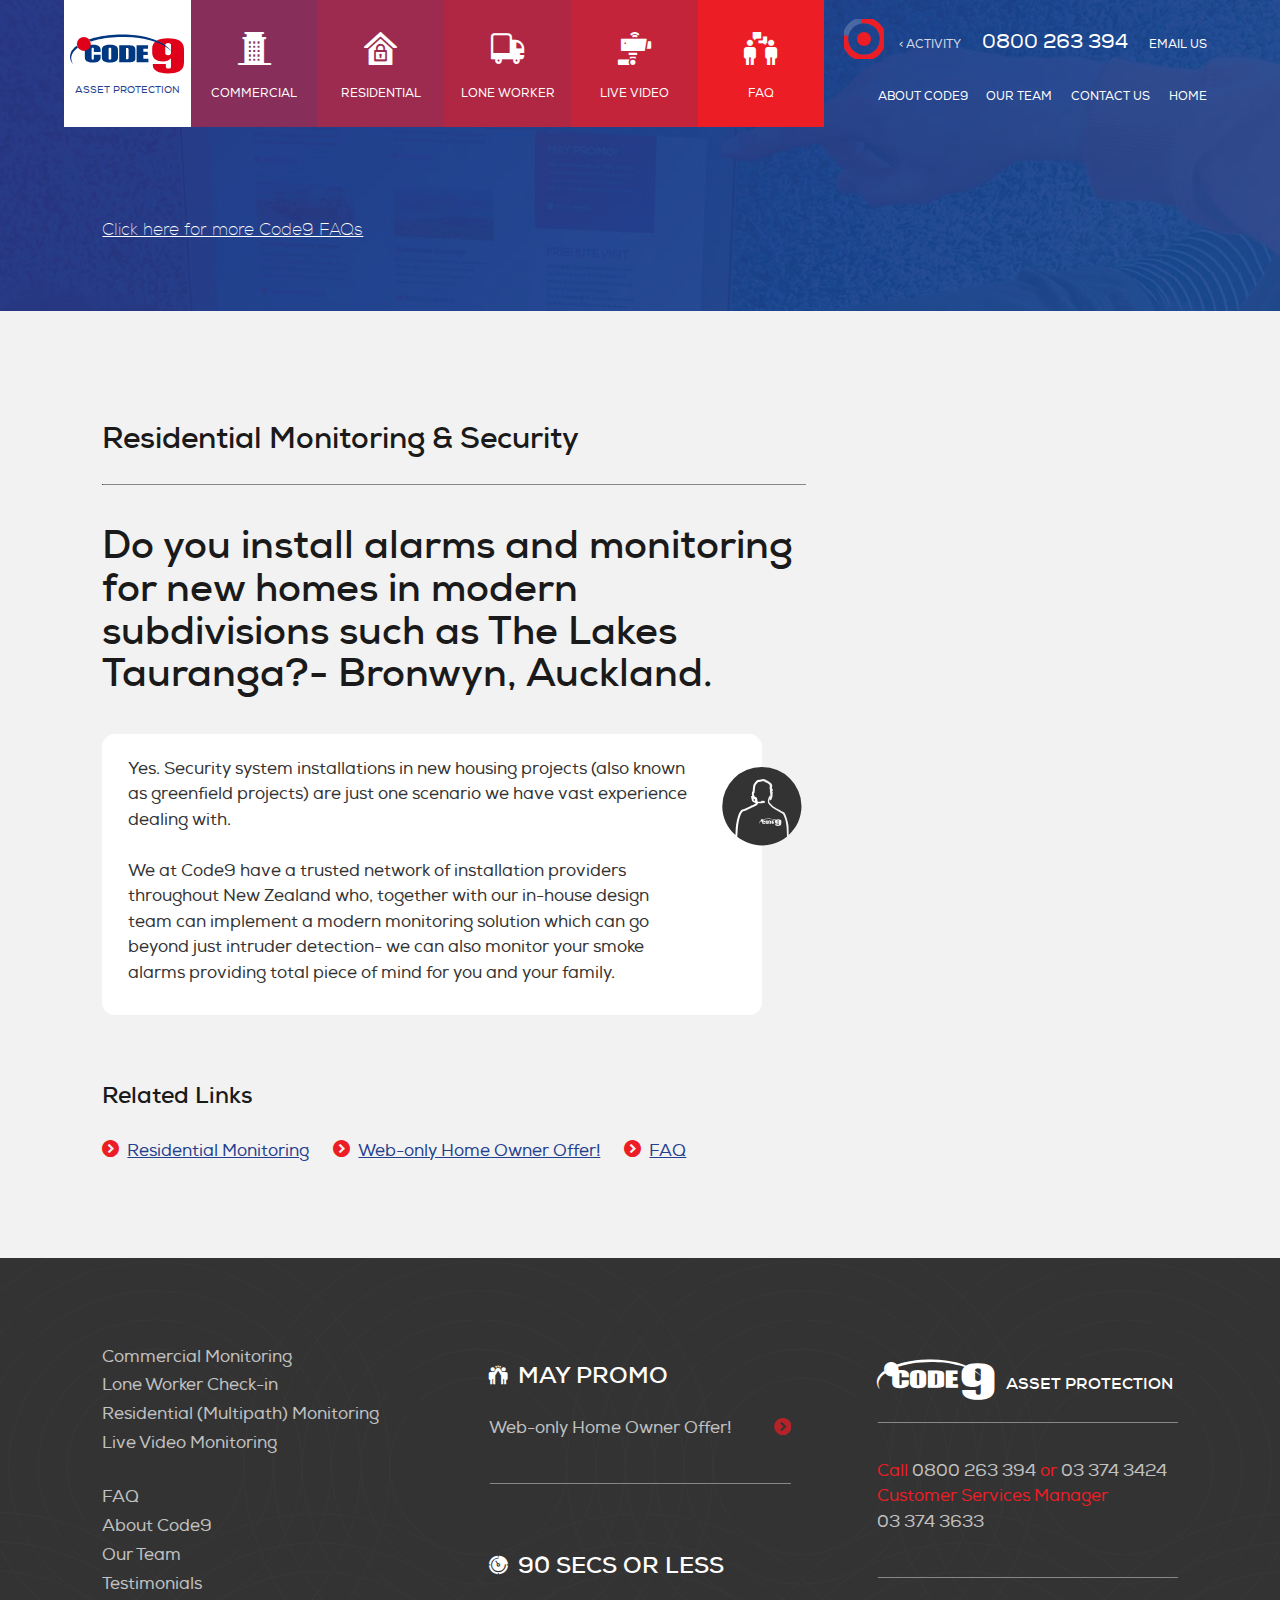
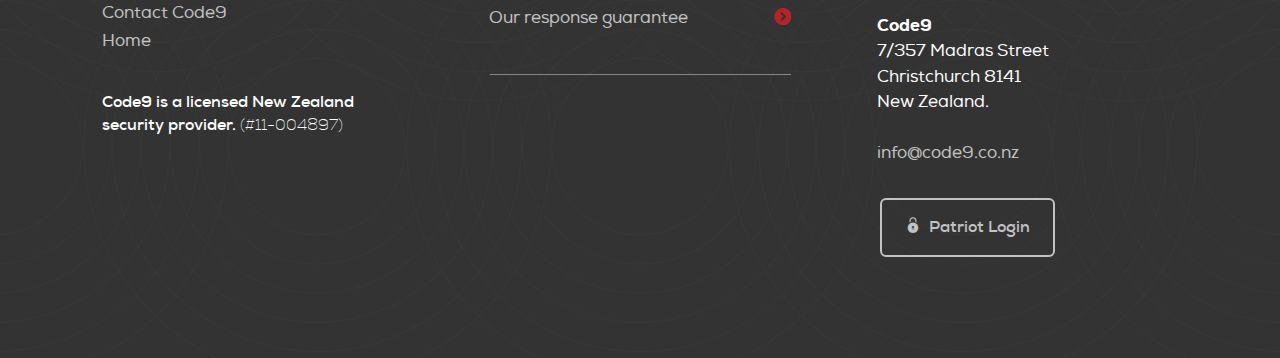
<file: faq-detail.html>
﻿<!DOCTYPE html>
<html>
<head>
    <title>Commercial and institutional monitoring services. Code9.</title>
    <meta charset="utf-8" />
    <meta name="viewport" content="width=device-width, minimum-scale=1, initial-scale=1, shrink-to-fit=no">
    <!-- meta name="robots" content="index,follow">  LIGHT UP FOR LIVE!
    <meta name="googlebot" content="index,follow"-->
    <meta name="robots" content="noindex,nofollow">
    <meta name="googlebot" content="noindex,nofollow">
    <meta name="twitter:title" property="og:title" content="Code9 New Zealand" />
    <meta name="twitter:card" content="Code9 Asset Protection, Welcome.">
    <meta name="twitter:site" property="og:site_name" content="Code9 Asset Protection." />
    <meta name="description" property="og:description" content="Code9 is trusted to provide alarm monitoring and advanced security response foe people, places and property throughout New Zealand." />
    <meta name="twitter:image" property="og:image" content="https://code9.co.nz/site/code9/images/icons/200x200profile.png" />
    <meta property="og:type" content="website" />
    <meta name="twitter:url" property="og:url" content="https://code9.co.nz" />
    <link rel="apple-touch-icon-precomposed" sizes="76x76" href="/site/code9/images/icons/apple-touch-icon-76x76-precomposed.png">
    <link rel="apple-touch-icon-precomposed" sizes="120x120" href="/site/code9/images/icons/apple-touch-icon-120x120-precomposed.png">
    <link rel="apple-touch-icon-precomposed" sizes="152x152" href="/site?code9/images/icons/apple-touch-icon-152x152-precomposed.png">
    <link rel="apple-touch-icon-precomposed" sizes="167x167" href="/site/code9/images/icons/apple-touch-icon-167x167-precomposed.png">
    <link rel="apple-touch-icon-precomposed" sizes="180x180" href="/site/code9/images/icons/apple-touch-icon-180x180-precomposed.png">
    <link rel="icon" sizes="192x192" href="/site/code9/images/icons/favicon-192.png">
    <link rel="shortcut icon" type="image/x-icon" href="/site/code9/images/icons/favicon.ico">

    <!-- css -->
    <link rel="stylesheet" type="text/css" href="/site/code9/css/normalize.css" />
    <link rel="stylesheet" type="text/css" href="/site/code9/fonts/nexa-sans/fonts.css" />

    <!-- inline css-->
        <style>
            :root {
                --activityLvl: 75; 
            }
            /* colors */
            :root {
                --cHero1: rgba(237,29,37,1.0); /* code9 red #ed1d25 */
                --cHero2: rgba(36,64,143,1.0); /* code9 blue #24408f */
                --cLight: rgba(255,255,255,1.0); /* white #ffffff */
                --cMid: rgba(51,51,51,1.0); /* code9 grey #515151 */
                --cDark: rgba(22,22,22,1.0); /* darkgrey #222222 */
            }
            html, body {
                height:100%;
            }
            body {
                color: rgba(51,51,51,1.0);
                background-color: rgba(255,255,255,1.0);
                font-size: 13px;
            }
            body * {
                background-repeat:no-repeat;
                background-position:center;
            }
            #masthead {
                background-color:rgba(36,64,143,1.0);
            }
            main {
                background-color:rgba(242,242,242,1.0);
            }
            footer {
                background-color:rgba(51,51,51,1.0);
            }
            header,
            header a:link,
            header a:visited,
            #masthead,
            #masthead a:link,
            #masthead a:visited,
            footer,
            footer a:link,
            footer a:visited {
                color:rgba(255,255,255,1.0);
            }
            main a:link,
            main a:visited {
                color:rgba(36,64,143,1.0);
            }
            a {
                white-space:nowrap;
            }
            hr {
                border-top:none;
                margin:2em auto;
            }
            picture, img {
                width: 100%;
                height: auto;
                display:block;
            }
        </style>

    <link rel="stylesheet" type="text/css" href="/site/code9/css/typography.css" />
    <link rel="stylesheet" type="text/css" href="/site/code9/css/styles.css" />
    <link rel="stylesheet" type="text/css" href="/site/code9/images/icons/icomoon/style.css" />
    <!-- google -->
    <!--
    <script async src="https://www.googletagmanager.com/gtag/js?id=UA-39229849-1"></script>
    <script>
    window.dataLayer = window.dataLayer || [];
    function gtag(){dataLayer.push(arguments);}
    gtag('js', new Date());
    gtag('config', 'UA-39229849-1');
    </script>
    -->
</head>

<body id="top" class="standalone">
    <a href="#top" id="toTop"><i class="icon icon-arrow-up3"></i></a>

    <header>
        <nav class="flex-container">
            <div class="flex-item"><a href="/" class="logo-small"><img src="/site/code9/images/logo.svg" alt="Code9 Asset Protection" /><h6>Asset Protection</h6></a></div>
            <div class="flex-item"><a href="service-commercial.html"><i class="icon icon-service-commercial"></i><h6>Commercial</h6></a></div>
            <div class="flex-item"><a href="service-residential.html"><i class="icon icon-service-residential"></i><h6>Residential</h6></a></div>
            <div class="flex-item"><a href="service-lworker.html"><i class="icon icon-service-lone-worker"></i><h6>Lone Worker</h6></a></div>
            <div class="flex-item"><a href="service-video.html"><i class="icon icon-service-live-video"></i><h6>Live Video</h6></a></div>
            <div class="flex-item"><a href="faq.html"><i class="icon icon-faq"></i><h6>FAQ</h6></a></div>
            <div class="flex-item" id="secondaryNav">
                <div>
                    <div class="activityLevel">
                        <svg style="padding:5px;" class="circle-chart" viewBox="0 0 33.83098862 33.83098862" width="40" height="40" xmlns="http://www.w3.org/2000/svg">
                            <circle class="circle-live" fill="var(--cHero1)" cx="16.91549431" cy="16.91549431" r="5.91549431" />
                            <circle class="circle-chart__background" stroke="rgba(255,255,255,0.2)" stroke-width="5" fill="none" cx="16.91549431" cy="16.91549431" r="15.91549431" />
                            <circle class="circle-chart__circle" stroke="var(--cHero1)" stroke-width="5" stroke-dasharray="var(--activityLvl),100" stroke-linecap="square" fill="none" cx="16.91549431" cy="16.91549431" r="15.91549431" />
                            <circle class="circle-live__action" fill="var(--cHero1)"  cx="16.91549431" cy="16.91549431" r="4.91549431" />
                        </svg>
                    </div>
                    <span>< Activity</span>
                    <a href="tel:0800263394" class="tphone">0800 263 394</a>
                    <a href="mailto:info@code9.co.nz?subject=Enquiry from Code9 Website">Email Us</a>
                </div>
                <div>
                    <a href="about.html">About Code9</a>
                    <a href="team.html">Our Team</a>
                    <a href="contact.html">Contact Us</a>
                    <a href="/">Home</a>
                </div>
            </div>
        </nav>
        <div class="showTouch" id="mobileButtons">
            <a href="/" class="logo-small"><img src="/site/code9/images/logo.svg" alt="Code9 Asset Protection" /></a>
            <a href="tel:6433743424" class="icon icon-phone"></a>
            <a href="mailto:info@code9.co.nz?subject=Enquiry from Code9 Website" class="icon icon-envelop"></a>
            <button id="mobileTrigger" class="icon icon-menu2"></button>
            <button id="mobileClose" class="icon icon-cross2"></button>
        </div>
        <div id="mobileNavigation">
            <div>
                <nav>
                    <a href="commercial.html"><span>Commercial Monitoring</span><i class="icon icon-service-commercial"></i></a>
                    <a href="residential.html"><span>Residential Monitoring</span><i class="icon icon-service-residential"></i></a>
                    <a href="loneworker.html"><span>Lone Worker Check-in</span><i class="icon icon-service-lone-worker"></i></a>
                    <a href="livevideo.html"><span>Live Video Monitoring</span><i class="icon icon-service-live-video"></i></a>
                    <a href="faq.html"><span>Frequently Asked Questions</span><i class="icon icon-faq"></i></a>
                </nav>
                <nav>
                    <a href="about.html"><span>About Code9</span></a>
                    <a href="team.html"><span>Our Team</span></a>
                    <a href="testimonials.html"><span>Testimonials</span></a>
                    <a href="contact.html"><span>Contact Code9</span></a>
                    <a href="/"><span>Home</span></a>
                </nav>
            </div>
        </div>

    </header>




    <main>





        <div id="masthead" class="picturefill-background fixedbg reversedTypo singleCol">
            <article>
                <div>
                    <section>
                        <p><a href="faq.html">Click here for more Code9 FAQs</a></p>
                    </section>
                </div>
            </article>


            <span data-src="/site/code9/images/uploads/art-dir/faq/700x700.jpg"></span>
            <span data-src="/site/code9/images/uploads/art-dir/faq/1000x1000.jpg" data-media="(min-width: 700px)"></span>
            <span data-src="/site/code9/images/uploads/art-dir/faq/1500x1000.jpg" data-media="(min-width: 1000px)"></span>
            <span data-src="/site/code9/images/uploads/art-dir/faq/2000x1000.jpg" data-media="(min-width: 1500px)"></span>
        </div>

        <span id="headerWpnt"></span>





        <div class="singleCol">
            <article>
                <div>
                    <section>

                        <h2>Residential Monitoring &amp; Security</h2>
                        <hr />


                        <h1>Do you install alarms and monitoring for new homes in modern subdivisions such as The Lakes Tauranga?- Bronwyn, Auckland.</h1>
                        <div class="speechbubble">
                            <p>Yes. Security system installations in new housing projects (also known as greenfield projects) are just one scenario we have vast experience dealing with. </p>
                            <p>We at Code9 have a trusted network of installation providers throughout New Zealand who, together with our in-house design team can implement a modern monitoring solution which can go beyond just intruder detection- we can also monitor your smoke alarms providing total piece of mind for you and your family.</p>
                        </div>


                        <h4>Related Links</h4>
                        <p>
                            <a href="service-residential.html" class="bulletL">Residential Monitoring</a>
                            <a href="offer.html" class="bulletL">Web-only Home Owner Offer!</a>
                            <a href="faq.html" class="bulletL">FAQ</a>
                        </p>

                    </section>
                </div>


            </article>
        </div>




    </main>



    <footer>
        <div>
            <section>
                <p>
                    <a href="service-commercial.html">Commercial Monitoring</a>
                    <a href="service-lworker.html">Lone Worker Check-in</a>
                    <a href="service-residential.html">Residential (Multipath) Monitoring</a>
                    <a href="service-video.html">Live Video Monitoring</a>
                </p>
                <p>
                    <a href="faq.html">FAQ</a>
                    <a href="about.html">About Code9</a>
                    <a href="team.html">Our Team</a>
                    <a href="testimonials.html">Testimonials</a>
                    <a href="contact.html">Contact Code9</a>
                    <a href="/">Home</a>
                </p>
                <h6>Code9 is a licensed New Zealand security provider. <span>(#11-004897)</span></h6>
            </section>
        </div>

        <div>
            <section>
                <h4><i class="iconInline icon-high-five" ></i>May Promo</h4>
                <p><a href="offer.html" class="bulletR">Web-only Home Owner Offer!</a></p>
                <hr />

                <br />

                <h4><i class="iconInline icon-speed"></i>90 Secs or less</h4>
                <p><a href="guarantee.html" class="bulletR">Our response guarantee</a></p>
                <hr />
            </section>
        </div>

        <div itemscope itemtype="http://schema.org/Organization">
            <section>
                <h6><i class="icon-logo-mono" style="font-size:40px; position:relative; top:8px;"></i> &nbsp; ASSET PROTECTION</h6>
                <hr />
                <p class="red">
                    Call <a href="tel:0800263394" itemprop="telephone">0800 263 394</a> or <a href="tel:6433743424" itemprop="telephone">03 374 3424</a><br>
Customer Services Manager <a href="tel:+6433743633">03 374 3633</a>
                </p>
                <hr />
                <p>
                    <span itemprop="name"><strong>Code9</strong></span><br />
                    <span itemprop="address" itemscope itemtype="http://schema.org/PostalAddress">
                        <span itemprop="streetAddress">7/357 Madras Street</span><br />
                        <span itemprop="addressLocality">Christchurch</span> 8141<br />
                        <span itemprop="addressCountry">New Zealand.</span>
                    </span>
                </p>
                <p>
                    <a href="mailto:info@code9.co.nz?subject=Enquiry from Code9 Website">info@code9.co.nz</a>
                </p>

                <a href="https://www.patriotsystems.com/HostCode9/UserLogin.aspx?ReturnUrl=%2fhost%2fmemalarm3.aspx" class="button"><i class="icon icon-lock-7"></i>Patriot Login</a>
            </section>
        </div>

    </footer>


    <!--pckgs-->
    <script type="text/javascript" src="/site/code9/js/jquery-3.3.1.min.js"></script>
    <script type="text/javascript" src="/site/code9/js/enquire.min.js"></script>
    <script type="text/javascript" src="/site/code9/js/jquery.waypoints.min.js"></script>
    <script type="text/javascript" src="/site/code9/js/picturefill-background.js" async></script>
    <script type="text/javascript" src="/site/code9/js/jquery.scrollTo-2.1.0/jquery.scrollTo.min.js" async></script>
    <script type="text/javascript" src="/site/code9/js/jquery.localScroll-1.4.0/jquery.localScroll.min.js" async></script>
    <script type="text/javascript" src="/site/code9/js/easing.js" async></script>
    <!-- custom -->
    <script type="text/javascript" src="/site/code9/js/jsmediaqueries.js" defer></script>



</body>

</html>
</file>
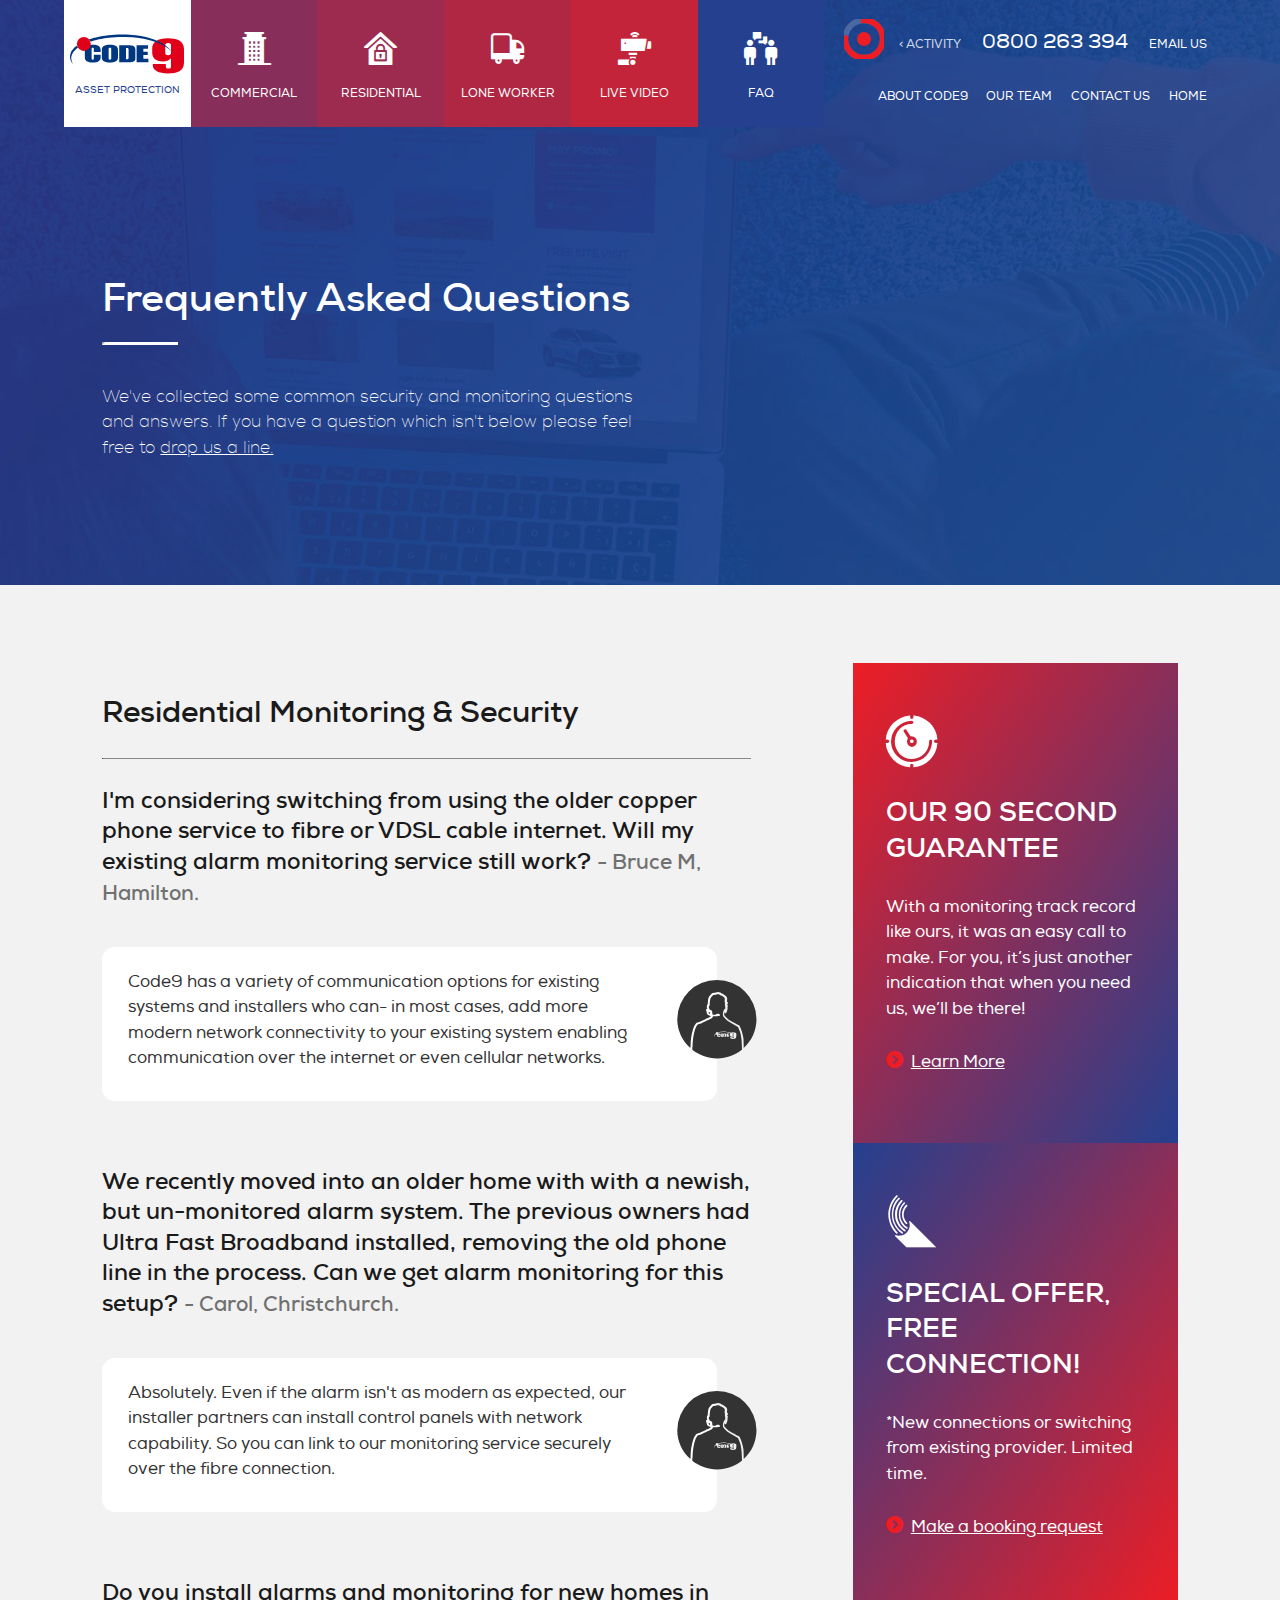
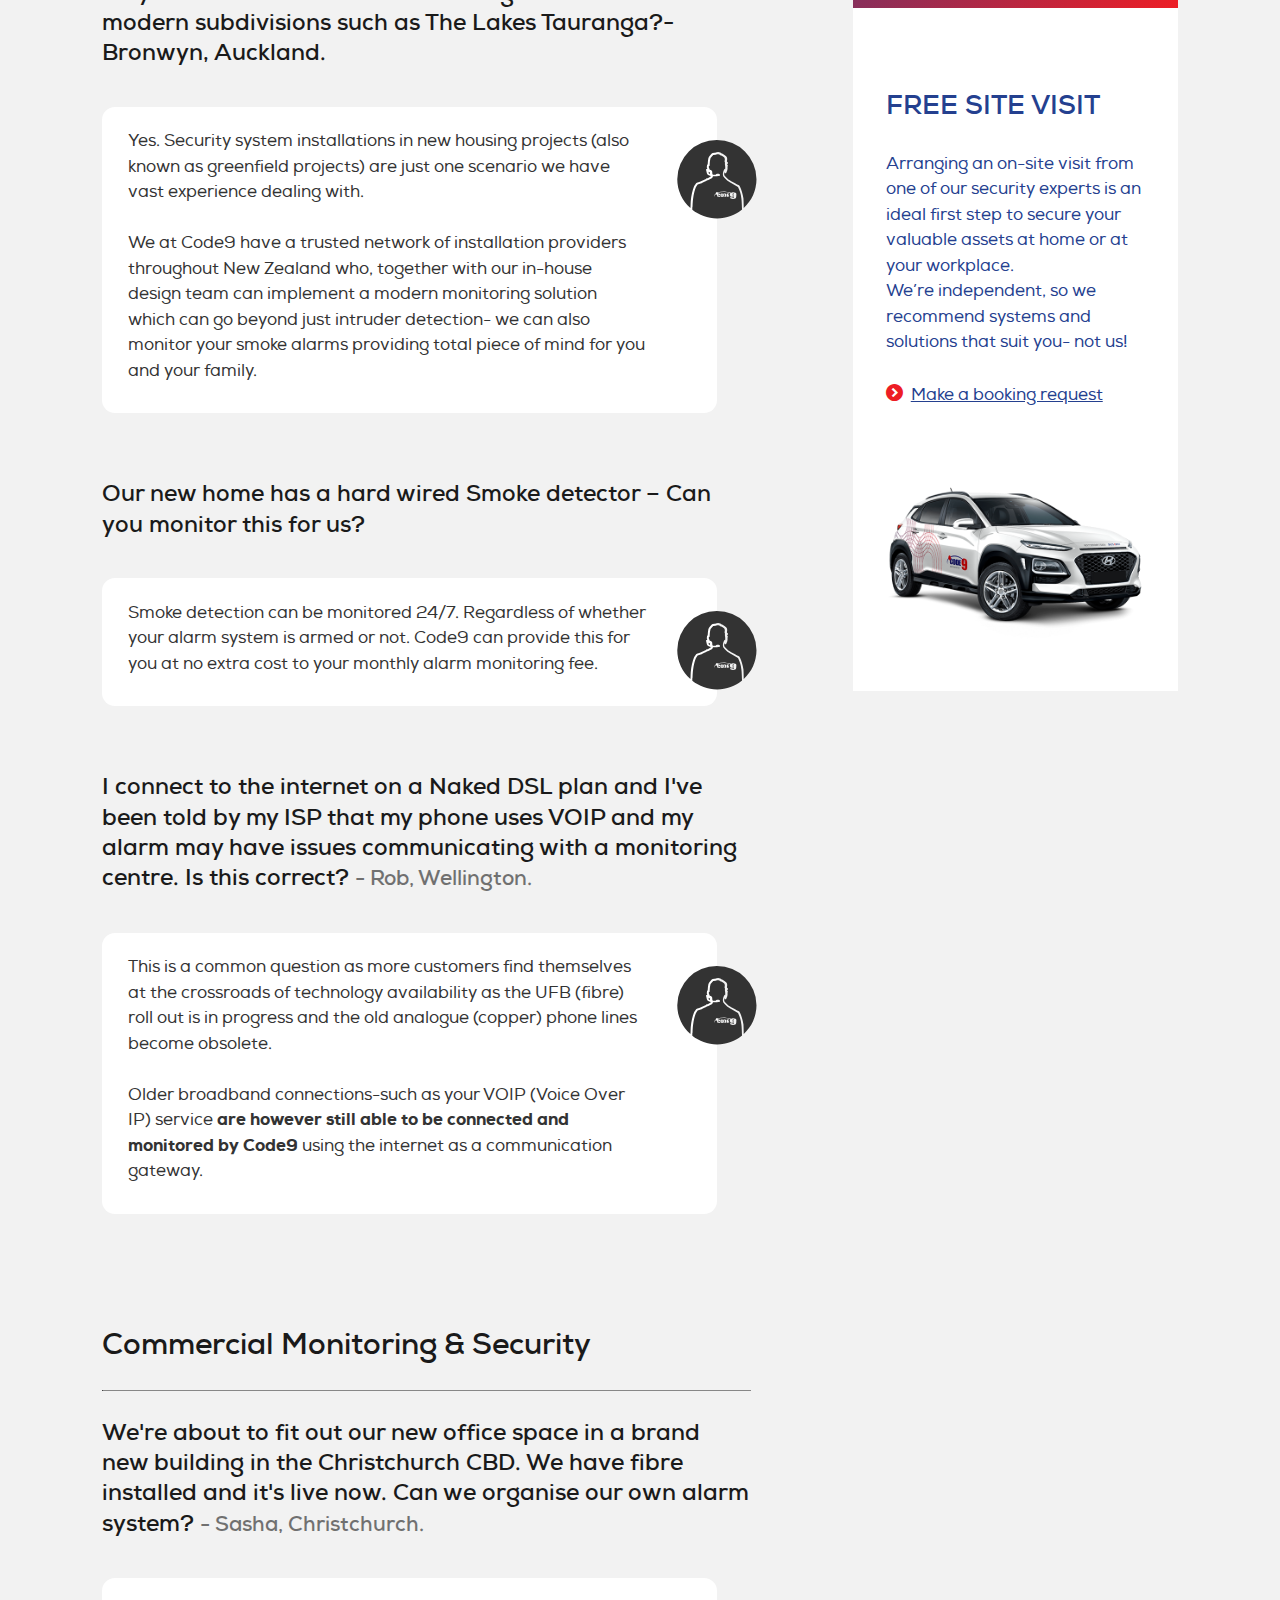
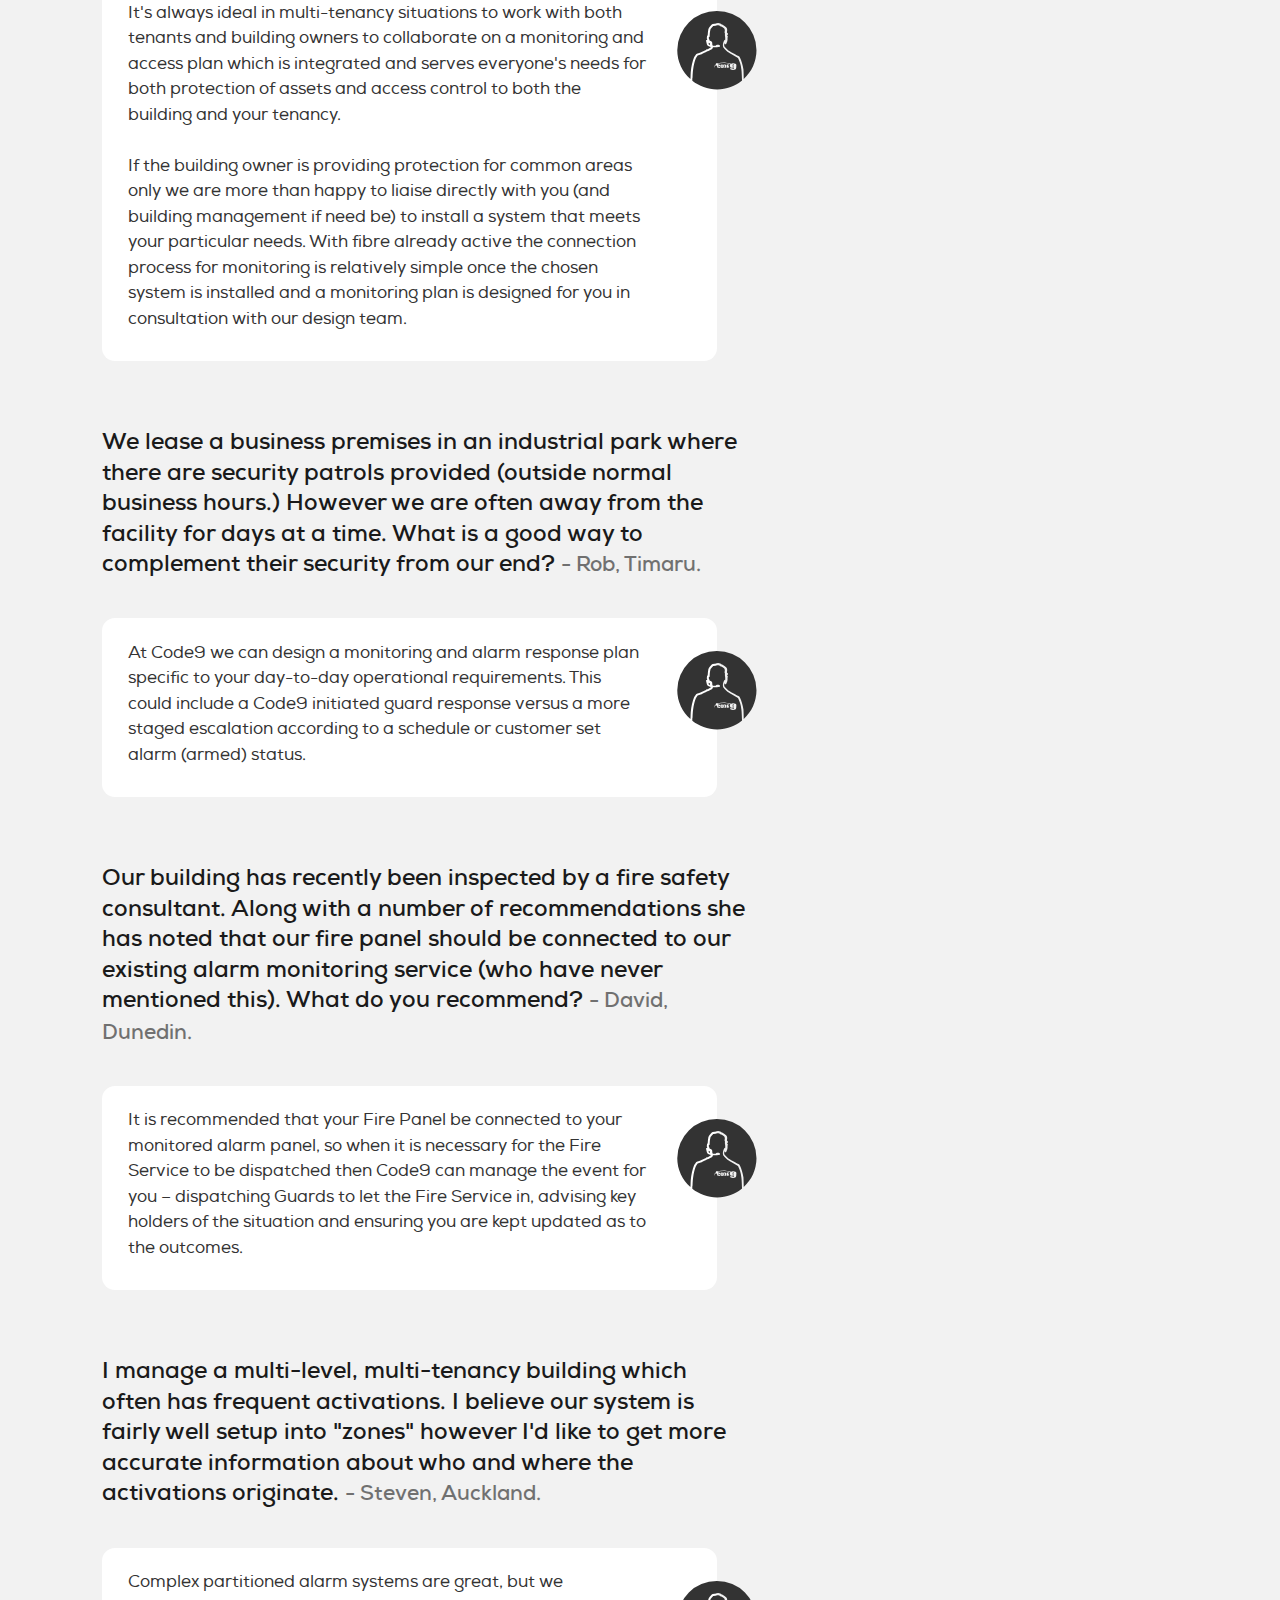
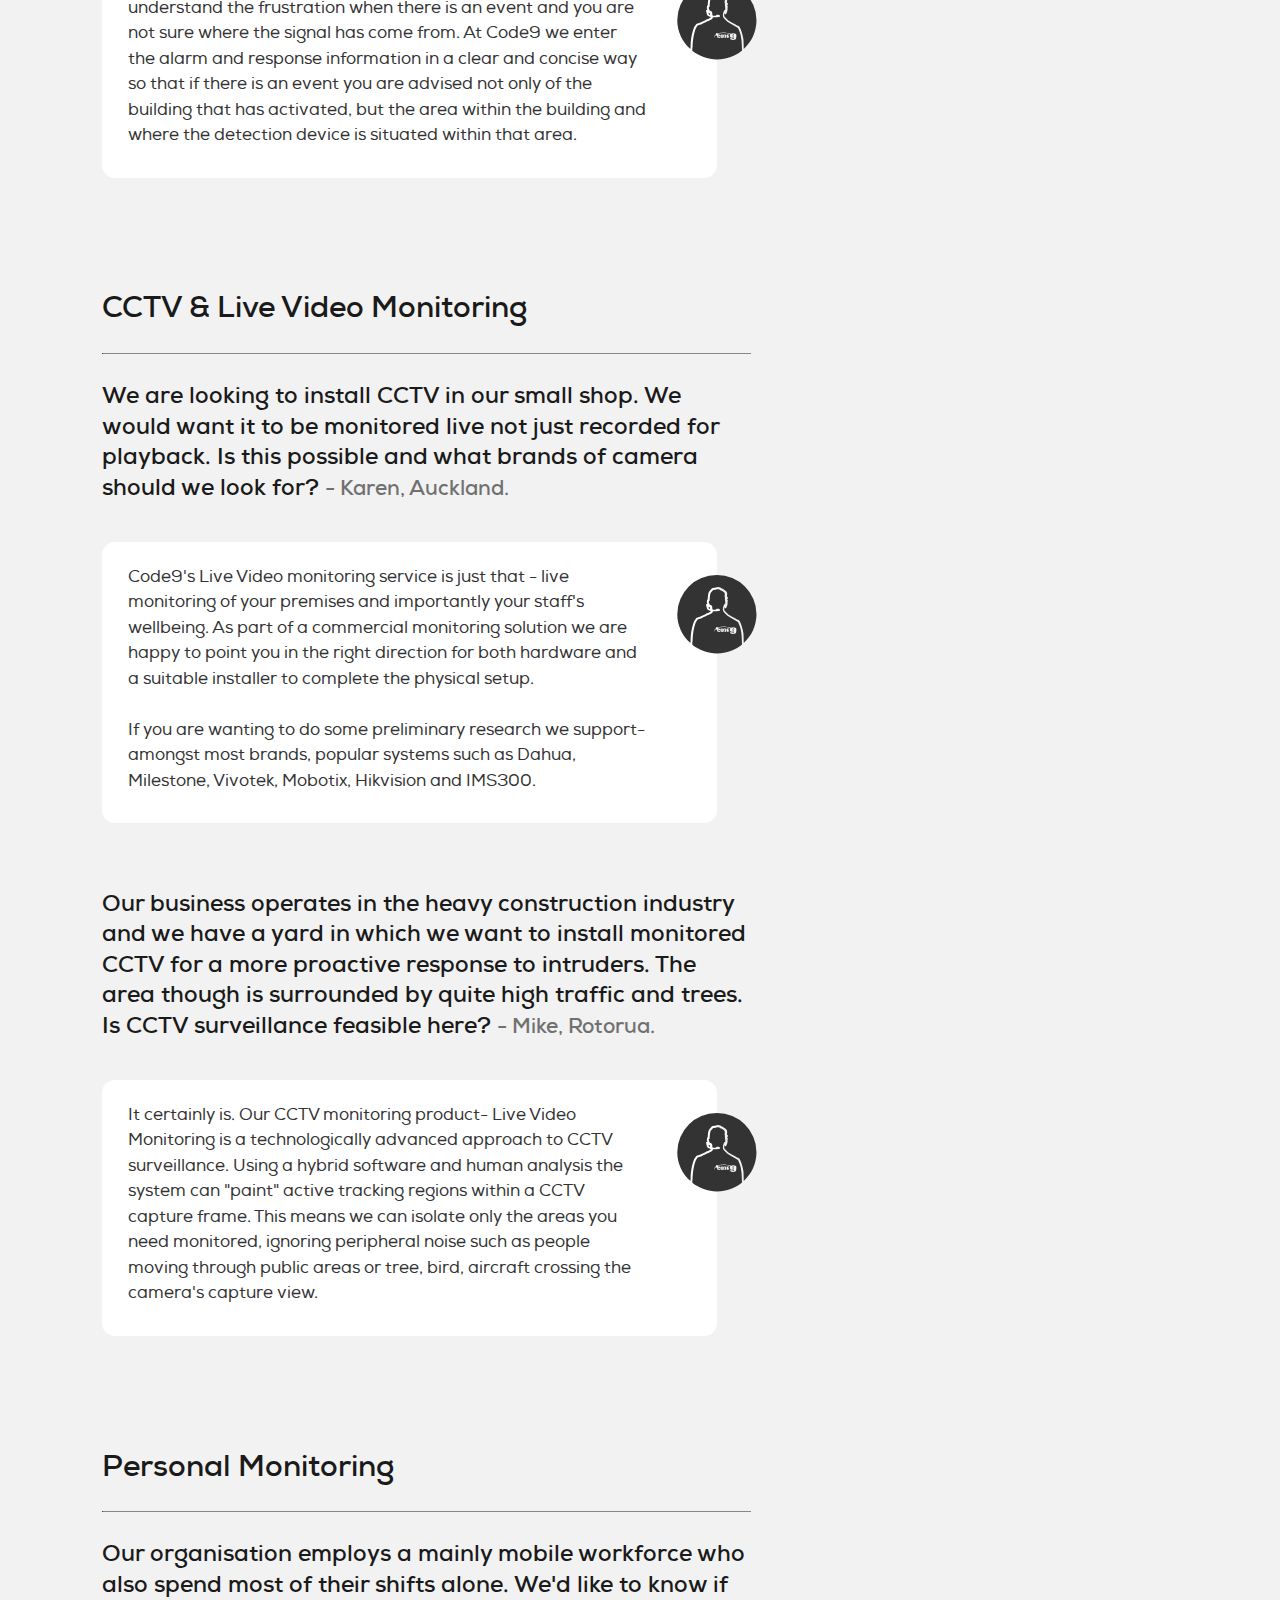
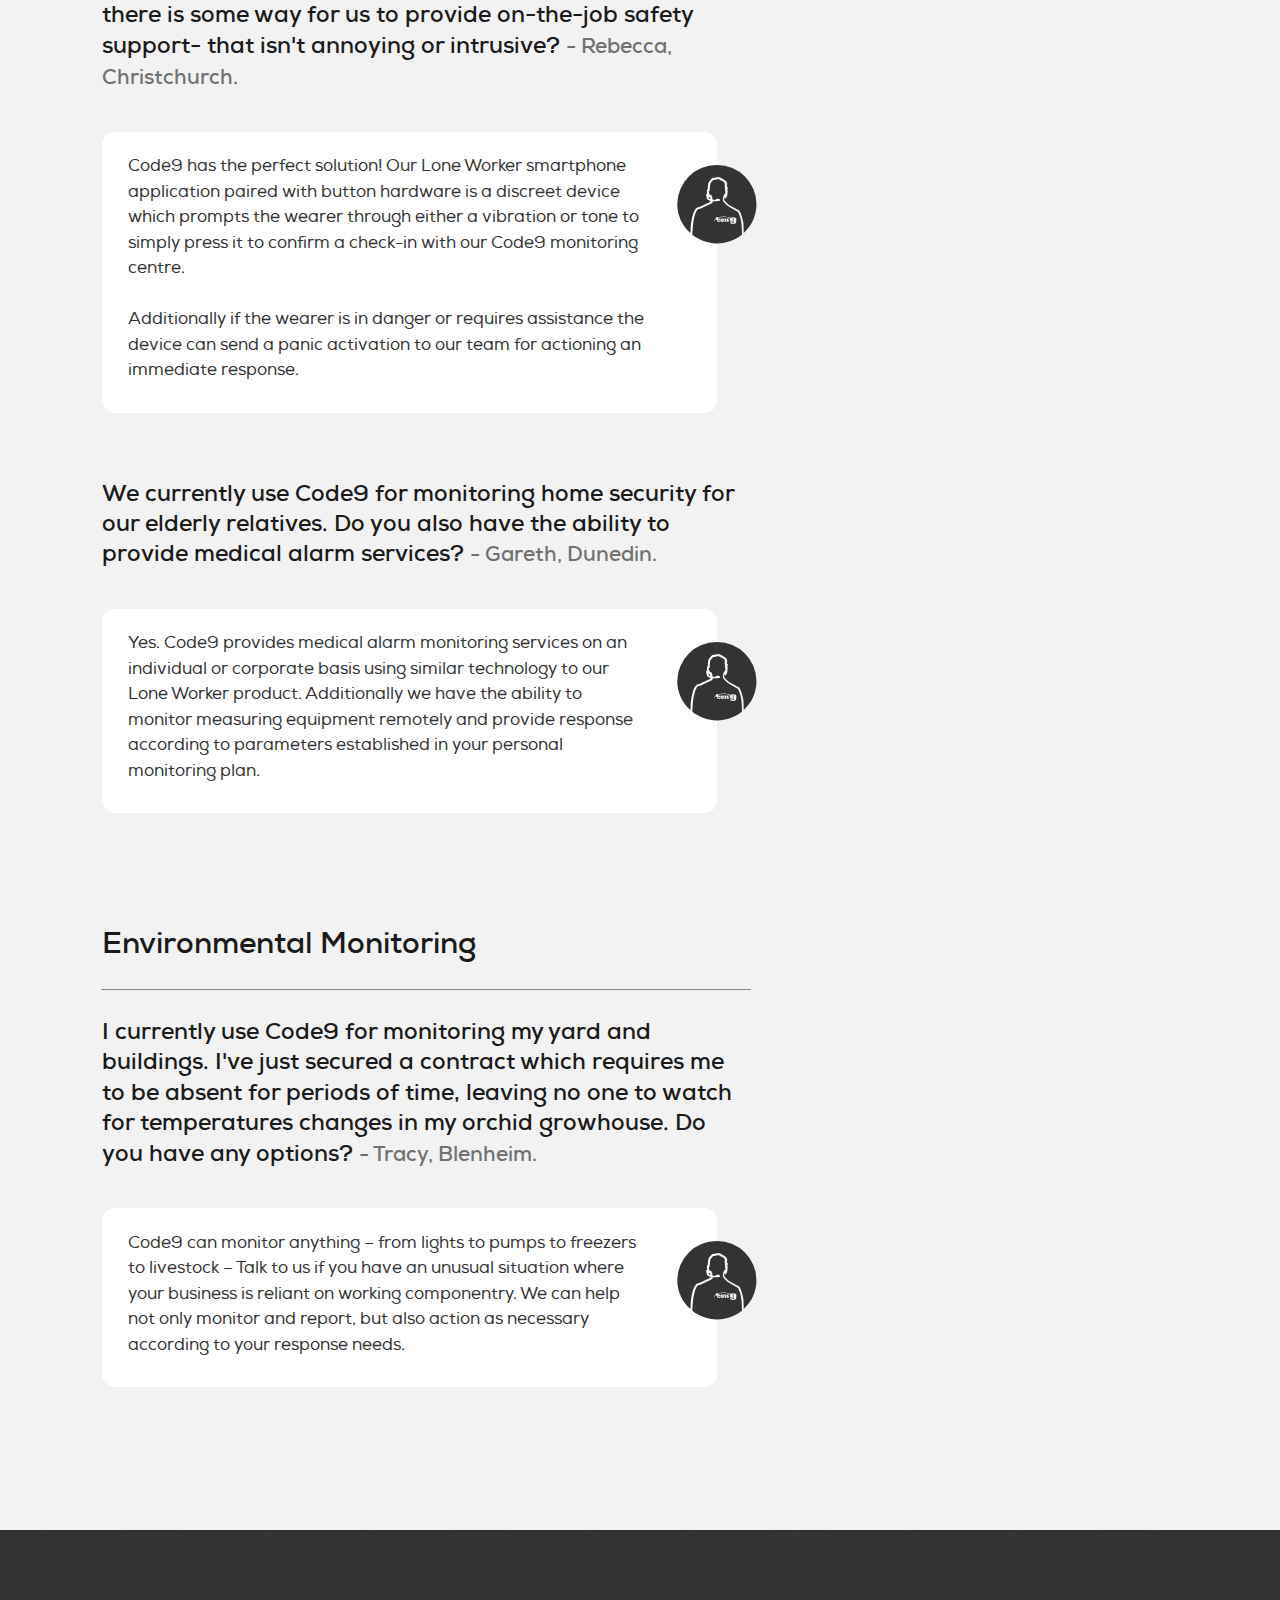
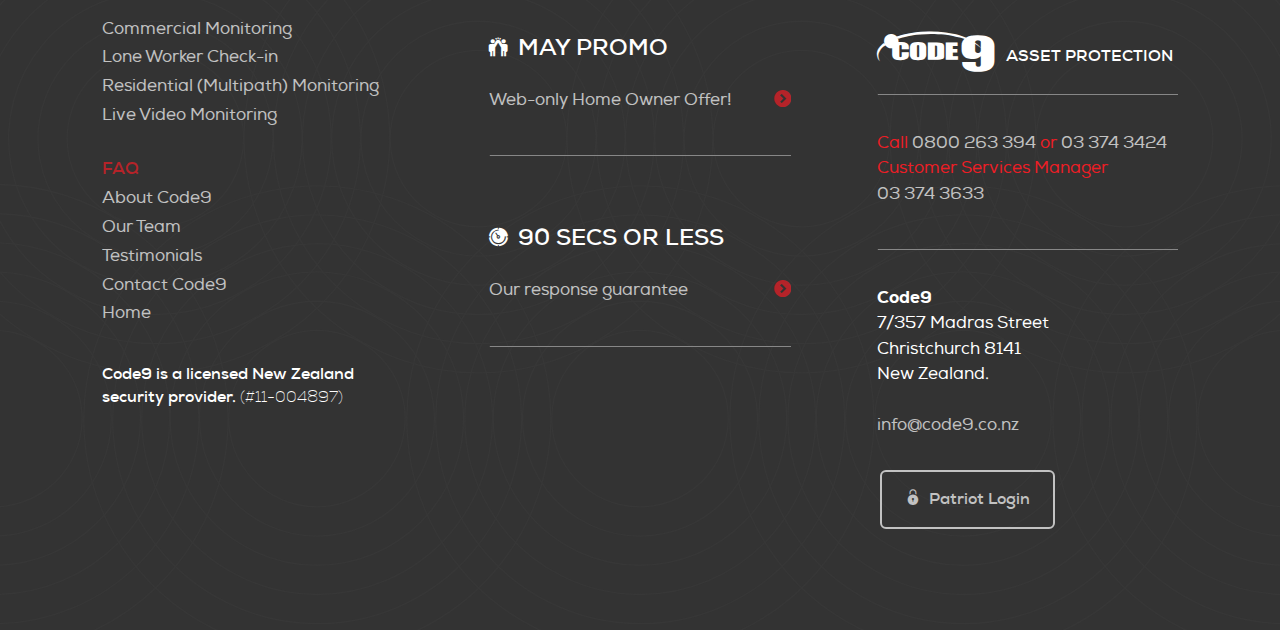
<file: faq.html>
﻿<!DOCTYPE html>
<html>
<head>
    <title>Commercial and institutional monitoring services. Code9.</title>
    <meta charset="utf-8" />
    <meta name="viewport" content="width=device-width, minimum-scale=1, initial-scale=1, shrink-to-fit=no">
    <!-- meta name="robots" content="index,follow">  LIGHT UP FOR LIVE!
    <meta name="googlebot" content="index,follow"-->
    <meta name="robots" content="noindex,nofollow">
    <meta name="googlebot" content="noindex,nofollow">
    <meta name="twitter:title" property="og:title" content="Code9 New Zealand" />
    <meta name="twitter:card" content="Code9 Asset Protection, Welcome.">
    <meta name="twitter:site" property="og:site_name" content="Code9 Asset Protection." />
    <meta name="description" property="og:description" content="Code9 is trusted to provide alarm monitoring and advanced security response foe people, places and property throughout New Zealand." />
    <meta name="twitter:image" property="og:image" content="https://code9.co.nz/site/code9/images/icons/200x200profile.png" />
    <meta property="og:type" content="website" />
    <meta name="twitter:url" property="og:url" content="https://code9.co.nz" />
    <link rel="apple-touch-icon-precomposed" sizes="76x76" href="/site/code9/images/icons/apple-touch-icon-76x76-precomposed.png">
    <link rel="apple-touch-icon-precomposed" sizes="120x120" href="/site/code9/images/icons/apple-touch-icon-120x120-precomposed.png">
    <link rel="apple-touch-icon-precomposed" sizes="152x152" href="/site?code9/images/icons/apple-touch-icon-152x152-precomposed.png">
    <link rel="apple-touch-icon-precomposed" sizes="167x167" href="/site/code9/images/icons/apple-touch-icon-167x167-precomposed.png">
    <link rel="apple-touch-icon-precomposed" sizes="180x180" href="/site/code9/images/icons/apple-touch-icon-180x180-precomposed.png">
    <link rel="icon" sizes="192x192" href="/site/code9/images/icons/favicon-192.png">
    <link rel="shortcut icon" type="image/x-icon" href="/site/code9/images/icons/favicon.ico">

    <!-- css -->
    <link rel="stylesheet" type="text/css" href="/site/code9/css/normalize.css" />
    <link rel="stylesheet" type="text/css" href="/site/code9/fonts/nexa-sans/fonts.css" />

    <!-- inline css-->
        <style>
            :root {
                --activityLvl: 75; 
            }
            /* colors */
            :root {
                --cHero1: rgba(237,29,37,1.0); /* code9 red #ed1d25 */
                --cHero2: rgba(36,64,143,1.0); /* code9 blue #24408f */
                --cLight: rgba(255,255,255,1.0); /* white #ffffff */
                --cMid: rgba(51,51,51,1.0); /* code9 grey #515151 */
                --cDark: rgba(22,22,22,1.0); /* darkgrey #222222 */
            }
            html, body {
                height:100%;
            }
            body {
                color: rgba(51,51,51,1.0);
                background-color: rgba(255,255,255,1.0);
                font-size: 13px;
            }
            body * {
                background-repeat:no-repeat;
                background-position:center;
            }
            #masthead {
                background-color:rgba(36,64,143,1.0);
            }
            main {
                background-color:rgba(242,242,242,1.0);
            }
            footer {
                background-color:rgba(51,51,51,1.0);
            }
            header,
            header a:link,
            header a:visited,
            #masthead,
            #masthead a:link,
            #masthead a:visited,
            footer,
            footer a:link,
            footer a:visited {
                color:rgba(255,255,255,1.0);
            }
            main a:link,
            main a:visited {
                color:rgba(36,64,143,1.0);
            }
            a {
                white-space:nowrap;
            }
            hr {
                border-top:none;
                margin:2em auto;
            }
            picture, img {
                width: 100%;
                height: auto;
                display:block;
            }
        </style>

    <link rel="stylesheet" type="text/css" href="/site/code9/css/typography.css" />
    <link rel="stylesheet" type="text/css" href="/site/code9/css/styles.css" />
    <link rel="stylesheet" type="text/css" href="/site/code9/images/icons/icomoon/style.css" />
    <!-- google -->
    <!--
    <script async src="https://www.googletagmanager.com/gtag/js?id=UA-39229849-1"></script>
    <script>
    window.dataLayer = window.dataLayer || [];
    function gtag(){dataLayer.push(arguments);}
    gtag('js', new Date());
    gtag('config', 'UA-39229849-1');
    </script>
    -->
</head>

<body id="top" class="internal">
    <a href="#top" id="toTop"><i class="icon icon-arrow-up3"></i></a>

    <header>
        <nav class="flex-container">
            <div class="flex-item"><a href="/" class="logo-small"><img src="/site/code9/images/logo.svg" alt="Code9 Asset Protection" /><h6>Asset Protection</h6></a></div>
            <div class="flex-item"><a href="service-commercial.html"><i class="icon icon-service-commercial"></i><h6>Commercial</h6></a></div>
            <div class="flex-item"><a href="service-residential.html"><i class="icon icon-service-residential"></i><h6>Residential</h6></a></div>
            <div class="flex-item"><a href="service-lworker.html"><i class="icon icon-service-lone-worker"></i><h6>Lone Worker</h6></a></div>
            <div class="flex-item"><a href="service-video.html"><i class="icon icon-service-live-video"></i><h6>Live Video</h6></a></div>
            <div class="flex-item"><a href="faq.html" class="activeLink"><i class="icon icon-faq"></i><h6>FAQ</h6></a></div>
            <div class="flex-item" id="secondaryNav">
                <div>
                    <div class="activityLevel">
                        <svg style="padding:5px;" class="circle-chart" viewBox="0 0 33.83098862 33.83098862" width="40" height="40" xmlns="http://www.w3.org/2000/svg">
                            <circle class="circle-live" fill="var(--cHero1)" cx="16.91549431" cy="16.91549431" r="5.91549431" />
                            <circle class="circle-chart__background" stroke="rgba(255,255,255,0.2)" stroke-width="5" fill="none" cx="16.91549431" cy="16.91549431" r="15.91549431" />
                            <circle class="circle-chart__circle" stroke="var(--cHero1)" stroke-width="5" stroke-dasharray="var(--activityLvl),100" stroke-linecap="square" fill="none" cx="16.91549431" cy="16.91549431" r="15.91549431" />
                            <circle class="circle-live__action" fill="var(--cHero1)"  cx="16.91549431" cy="16.91549431" r="4.91549431" />
                        </svg>
                    </div>
                    <span>< Activity</span>
                    <a href="tel:0800263394" class="tphone">0800 263 394</a>
                    <a href="mailto:info@code9.co.nz?subject=Enquiry from Code9 Website">Email Us</a>
                </div>
                <div>
                    <a href="about.html">About Code9</a>
                    <a href="team.html">Our Team</a>
                    <a href="contact.html">Contact Us</a>
                    <a href="/">Home</a>
                </div>
            </div>
        </nav>
        <div class="showTouch" id="mobileButtons">
            <a href="/" class="logo-small"><img src="/site/code9/images/logo.svg" alt="Code9 Asset Protection" /></a>
            <a href="tel:6433743424" class="icon icon-phone"></a>
            <a href="mailto:info@code9.co.nz?subject=Enquiry from Code9 Website" class="icon icon-envelop"></a>
            <button id="mobileTrigger" class="icon icon-menu2"></button>
            <button id="mobileClose" class="icon icon-cross2"></button>
        </div>
        <div id="mobileNavigation">
            <div>
                <nav>
                    <a href="commercial.html"><span>Commercial Monitoring</span><i class="icon icon-service-commercial"></i></a>
                    <a href="residential.html"><span>Residential Monitoring</span><i class="icon icon-service-residential"></i></a>
                    <a href="loneworker.html"><span>Lone Worker Check-in</span><i class="icon icon-service-lone-worker"></i></a>
                    <a href="livevideo.html"><span>Live Video Monitoring</span><i class="icon icon-service-live-video"></i></a>
                    <a href="faq.html"><span>Frequently Asked Questions</span><i class="icon icon-faq"></i></a>
                </nav>
                <nav>
                    <a href="about.html"><span>About Code9</span></a>
                    <a href="team.html"><span>Our Team</span></a>
                    <a href="testimonials.html"><span>Testimonials</span></a>
                    <a href="contact.html"><span>Contact Code9</span></a>
                    <a href="/"><span>Home</span></a>
                </nav>
            </div>
        </div>

    </header>




    <main>





        <div id="masthead" class="picturefill-background fixedbg reversedTypo singleCol">
            <article>
                <div>
                    <section>
                        <h1>Frequently Asked Questions</h1>
                        <hr />
                        <p>We've collected some common security and monitoring questions and answers. If you have a question which isn't below please feel free to <a href="contact.html">drop us a line.</a></p>
                    </section>
                </div>

            </article>


            <span data-src="/site/code9/images/uploads/art-dir/faq/700x700.jpg"></span>
            <span data-src="/site/code9/images/uploads/art-dir/faq/1000x1000.jpg" data-media="(min-width: 700px)"></span>
            <span data-src="/site/code9/images/uploads/art-dir/faq/1500x1000.jpg" data-media="(min-width: 1000px)"></span>
            <span data-src="/site/code9/images/uploads/art-dir/faq/2000x1000.jpg" data-media="(min-width: 1500px)"></span>
        </div>

        <span id="headerWpnt"></span>





        <div class="sidebar-R">
            <article>
                <div>
                    <section>



                        <h2>Residential Monitoring &amp; Security</h2>
                        <hr />

                        <h4>I'm considering switching from using the older copper phone service to fibre or VDSL cable internet. Will my existing alarm monitoring service still work? <span class="small">- Bruce M, Hamilton.</span></h4>
                        <div class="speechbubble">
                            <p>Code9 has a variety of communication options for existing systems and installers who can- in most cases, add more modern network connectivity to your existing system enabling communication over the internet or even cellular networks.</p>
                        </div>

                        <h4>We recently moved into an older home with with a newish, but un-monitored alarm system. The previous owners had Ultra Fast Broadband installed, removing the old phone line in the process. Can we get alarm monitoring for this setup? <span class="small">- Carol, Christchurch.</span> </h4>
                        <div class="speechbubble">
                            <p>Absolutely. Even if the alarm isn't as modern as expected, our installer partners can install control panels with network capability. So you can link to our monitoring service securely over the fibre connection.</p>
                        </div>

                        <h4>Do you install alarms and monitoring for new homes in modern subdivisions such as The Lakes Tauranga?- Bronwyn, Auckland.</h4>
                        <div class="speechbubble">
                            <p>Yes. Security system installations in new housing projects (also known as greenfield projects) are just one scenario we have vast experience dealing with. </p>
                            <p>We at Code9 have a trusted network of installation providers throughout New Zealand who, together with our in-house design team can implement a modern monitoring solution which can go beyond just intruder detection- we can also monitor your smoke alarms providing total piece of mind for you and your family.</p>
                        </div>


                        <h4>Our new home has a hard wired Smoke detector – Can you monitor this for us?</h4>
                        <div class="speechbubble">
                            <p>Smoke detection can be monitored 24/7. Regardless of whether your alarm system is armed or not. Code9 can provide this for you at no extra cost to your monthly alarm monitoring fee.</p>
                        </div>

                        <h4>I connect to the internet on a Naked DSL plan and I've been told by my ISP that my phone uses VOIP and my alarm may have issues communicating with a monitoring centre. Is this correct? <span class="small">- Rob, Wellington.</span></h4>
                        <div class="speechbubble">
                            <p>This is a common question as more customers find themselves at the crossroads of technology availability as the UFB (fibre) roll out is in progress and the old analogue (copper) phone lines become obsolete.</p>
                            <p>Older broadband connections-such as your VOIP (Voice Over IP) service <strong>are however still able to be connected and monitored by Code9</strong> using the internet as a communication gateway.</p>
                        </div>

                        <br />


                        <h2>Commercial Monitoring &amp; Security</h2>
                        <hr />

                        <h4>We're about to fit out our new office space in a brand new building in the Christchurch CBD. We have fibre installed and it's live now. Can we organise our own alarm system? <span class="small">- Sasha, Christchurch.</span></h4>
                        <div class="speechbubble">
                            <p>It's always ideal in multi-tenancy situations to work with both tenants and building owners to collaborate on a monitoring and access plan which is integrated and serves everyone's needs for both protection of assets and access control to both the building and your tenancy.</p>
                            <p>If the building owner is providing protection for common areas only we are more than happy to liaise directly with you (and building management if need be) to install a system that meets your particular needs. With fibre already active the connection process for monitoring is relatively simple once the chosen system is installed and a monitoring plan is designed for you in consultation with our design team.</p>
                        </div>

                        <h4>We lease a business premises in an industrial park where there are security patrols provided (outside normal business hours.) However we are often away from the facility for days at a time. What is a good way to complement their security from our end? <span class=small>- Rob, Timaru.</span> </h4>
                        <div class="speechbubble">
                            <p>At Code9 we can design a monitoring and alarm response plan specific to your day-to-day operational requirements. This could include a Code9 initiated guard response versus a more staged escalation according to a schedule or customer set alarm (armed) status.</p>
                        </div>

                        <h4>Our building has recently been inspected by a fire safety consultant. Along with a number of recommendations she has noted that our fire panel should be connected to our existing alarm monitoring service (who have never mentioned this). What do you recommend? <span class="small">- David, Dunedin.</span> </h4>
                        <div class="speechbubble">
                            <p>It is recommended that your Fire Panel be connected to your monitored alarm panel, so when it is necessary for the Fire Service to be dispatched then Code9 can manage the event for you – dispatching Guards to let the Fire Service in, advising key holders of the situation and ensuring you are kept updated as to the outcomes.</p>
                        </div>

                        <h4>I manage a multi-level, multi-tenancy building which often has frequent activations. I believe our system is fairly well setup into "zones" however I'd like to get more accurate information about who and where the activations originate. <span class="small">- Steven, Auckland.</span> </h4>
                        <div class="speechbubble">
                            <p>
                                Complex partitioned alarm systems are great, but we understand the frustration when there is an event and you are not sure where the signal has come from. At Code9 we enter the alarm and response information in a clear and concise way so that if there is an event you are advised not only of the building that has activated, but the area within the building and where the detection device is situated within that area.
                            </p>
                        </div>

                        <br />


                        <h2>CCTV &amp; Live Video Monitoring</h2>
                        <hr />

                        <h4>We are looking to install CCTV in our small shop. We would want it to be monitored live not just recorded for playback. Is this possible and what brands of camera should we look for? <span class="small">- Karen, Auckland.</span> </h4>
                        <div class="speechbubble">
                            <p>Code9's Live Video monitoring service is just that - live monitoring of your premises and importantly your staff's wellbeing. As part of a commercial monitoring solution we are happy to point you in the right direction for both hardware and a suitable installer to complete the physical setup.</p>
                            <p>If you are wanting to do some preliminary research we support- amongst most brands, popular systems such as Dahua, Milestone, Vivotek, Mobotix, Hikvision and IMS300.</p>
                        </div>

                        <h4>Our business operates in the heavy construction industry and we have a yard in which we want to install monitored CCTV for a more proactive response to intruders. The area though is surrounded by quite high traffic and trees. Is CCTV surveillance feasible here? <span class="small">- Mike, Rotorua.</span> </h4>
                        <div class="speechbubble">
                            <p>It certainly is. Our CCTV monitoring product- Live Video Monitoring is a technologically advanced approach to CCTV surveillance. Using a hybrid software and human analysis the system can "paint" active tracking regions within a CCTV capture frame. This means we can isolate only the areas you need monitored, ignoring peripheral noise such as people moving through public areas or tree, bird, aircraft crossing the camera's capture view.</p>
                        </div>

                        <br />


                        <h2>Personal Monitoring</h2>
                        <hr />

                        <h4>Our organisation employs a mainly mobile workforce who also spend most of their shifts alone. We'd like to know if there is some way for us to provide on-the-job safety support- that isn't annoying or intrusive? <span class="small">- Rebecca, Christchurch.</span> </h4>
                        <div class="speechbubble">
                            <p>Code9 has the perfect solution! Our Lone Worker smartphone application paired with button hardware is a discreet device which prompts the wearer through either a vibration or tone to simply press it to confirm a check-in with our Code9 monitoring centre.</p>
                            <p>Additionally if the wearer is in danger or requires assistance the device can send a panic activation to our team for actioning an immediate response.</p>
                        </div>


                        <h4>We currently use Code9 for monitoring home security for our elderly relatives. Do you also have the ability to provide medical alarm services? <span class="small">- Gareth, Dunedin.</span> </h4>
                        <div class="speechbubble">
                            <p>Yes. Code9 provides medical alarm monitoring services on an individual or corporate basis using similar technology to our Lone Worker product. Additionally we have the ability to monitor measuring equipment remotely and provide response according to parameters established in your personal monitoring plan.</p>
                        </div>

                        <br />


                        <h2>Environmental Monitoring</h2>
                        <hr />
                        <h4>I currently use Code9 for monitoring my yard and buildings. I've just secured a contract which requires me to be absent for periods of time, leaving no one to watch for temperatures changes in my orchid growhouse. Do you have any options? <span class="small">- Tracy, Blenheim.</span> </h4>
                        <div class="speechbubble">
                            <p>Code9 can monitor anything – from lights to pumps to freezers to livestock – Talk to us if you have an unusual situation where your business is reliant on working componentry. We can help not only monitor and report, but also action as necessary according to your response needs.</p>
                        </div>





                    </section>
                </div>

                <div class="sidebar">
                    <section class="gradient-r-l reversedTypo">
                        <i class="icon icon-speed x2"></i>
                        <h3>Our 90 second guarantee</h3>
                        <p>With a monitoring track record like ours, it was an easy call to make. For you, it’s just another indication that when you need us, we’ll be there!</p>
                        <p><a href="about.html" class="bulletL">Learn More</a></p>
                    </section>
                    <section class="gradient-l-r reversedTypo">
                        <i class="icon icon-multi-fibre x2"></i>
                        <h3>Special Offer, Free Connection!</h3>
                        <p>*New connections or switching from existing provider. Limited time.</p>
                        <p><a href="contact.html" class="bulletL">Make a booking request</a></p>
                    </section>
                    <section class="light">
                        <h3>Free site visit</h3>
                        <p>
                            Arranging an on-site visit from one of our security experts is an ideal first step to secure your valuable assets at home or at your workplace.<br />
                            We’re independent, so we recommend systems and solutions that suit you- not us!
                        </p>
                        <p><a href="about.html" class="bulletL">Make a booking request</a></p>
                        <picture>
                            <img srcset="/site/code9/images/uploads/car1.png, /site/code9/images/uploads/car1@2x.png 2x" alt="Code9 Vehicle" />
                        </picture>
                    </section>

                </div>
            </article>
        </div>




    </main>



    <footer>
        <div>
            <section>
                <p>
                    <a href="service-commercial.html">Commercial Monitoring</a>
                    <a href="service-lworker.html">Lone Worker Check-in</a>
                    <a href="service-residential.html">Residential (Multipath) Monitoring</a>
                    <a href="service-video.html">Live Video Monitoring</a>
                </p>
                <p>
                    <a href="faq.html" class="activeLink">FAQ</a>
                    <a href="about.html">About Code9</a>
                    <a href="team.html">Our Team</a>
                    <a href="testimonials.html">Testimonials</a>
                    <a href="contact.html">Contact Code9</a>
                    <a href="/">Home</a>
                </p>
                <h6>Code9 is a licensed New Zealand security provider. <span>(#11-004897)</span></h6>
            </section>
        </div>

        <div>
            <section>
                <h4><i class="iconInline icon-high-five" ></i>May Promo</h4>
                <p><a href="about.html" class="bulletR">Web-only Home Owner Offer!</a></p>
                <hr />

                <br />

                <h4><i class="iconInline icon-speed"></i>90 Secs or less</h4>
                <p><a href="about.html" class="bulletR">Our response guarantee</a></p>
                <hr />
            </section>
        </div>

        <div itemscope itemtype="http://schema.org/Organization">
            <section>
                <h6><i class="icon-logo-mono" style="font-size:40px; position:relative; top:8px;"></i> &nbsp; ASSET PROTECTION</h6>
                <hr />
                <p class="red">
                    Call <a href="tel:0800263394" itemprop="telephone">0800 263 394</a> or <a href="tel:6433743424" itemprop="telephone">03 374 3424</a><br>
Customer Services Manager <a href="tel:+6433743633">03 374 3633</a>
                </p>
                <hr />
                <p>
                    <span itemprop="name"><strong>Code9</strong></span><br />
                    <span itemprop="address" itemscope itemtype="http://schema.org/PostalAddress">
                        <span itemprop="streetAddress">7/357 Madras Street</span><br />
                        <span itemprop="addressLocality">Christchurch</span> 8141<br />
                        <span itemprop="addressCountry">New Zealand.</span>
                    </span>
                </p>
                <p>
                    <a href="mailto:info@code9.co.nz?subject=Enquiry from Code9 Website">info@code9.co.nz</a>
                </p>

                <a href="https://www.patriotsystems.com/HostCode9/UserLogin.aspx?ReturnUrl=%2fhost%2fmemalarm3.aspx" class="button"><i class="icon icon-lock-7"></i>Patriot Login</a>
            </section>
        </div>

    </footer>


    <!--pckgs-->
    <script type="text/javascript" src="/site/code9/js/jquery-3.3.1.min.js"></script>
    <script type="text/javascript" src="/site/code9/js/enquire.min.js"></script>
    <script type="text/javascript" src="/site/code9/js/jquery.waypoints.min.js"></script>
    <script type="text/javascript" src="/site/code9/js/picturefill-background.js" async></script>
    <script type="text/javascript" src="/site/code9/js/jquery.scrollTo-2.1.0/jquery.scrollTo.min.js" async></script>
    <script type="text/javascript" src="/site/code9/js/jquery.localScroll-1.4.0/jquery.localScroll.min.js" async></script>
    <script type="text/javascript" src="/site/code9/js/easing.js" async></script>
    <!-- custom -->
    <script type="text/javascript" src="/site/code9/js/jsmediaqueries.js" defer></script>



</body>

</html>
</file>
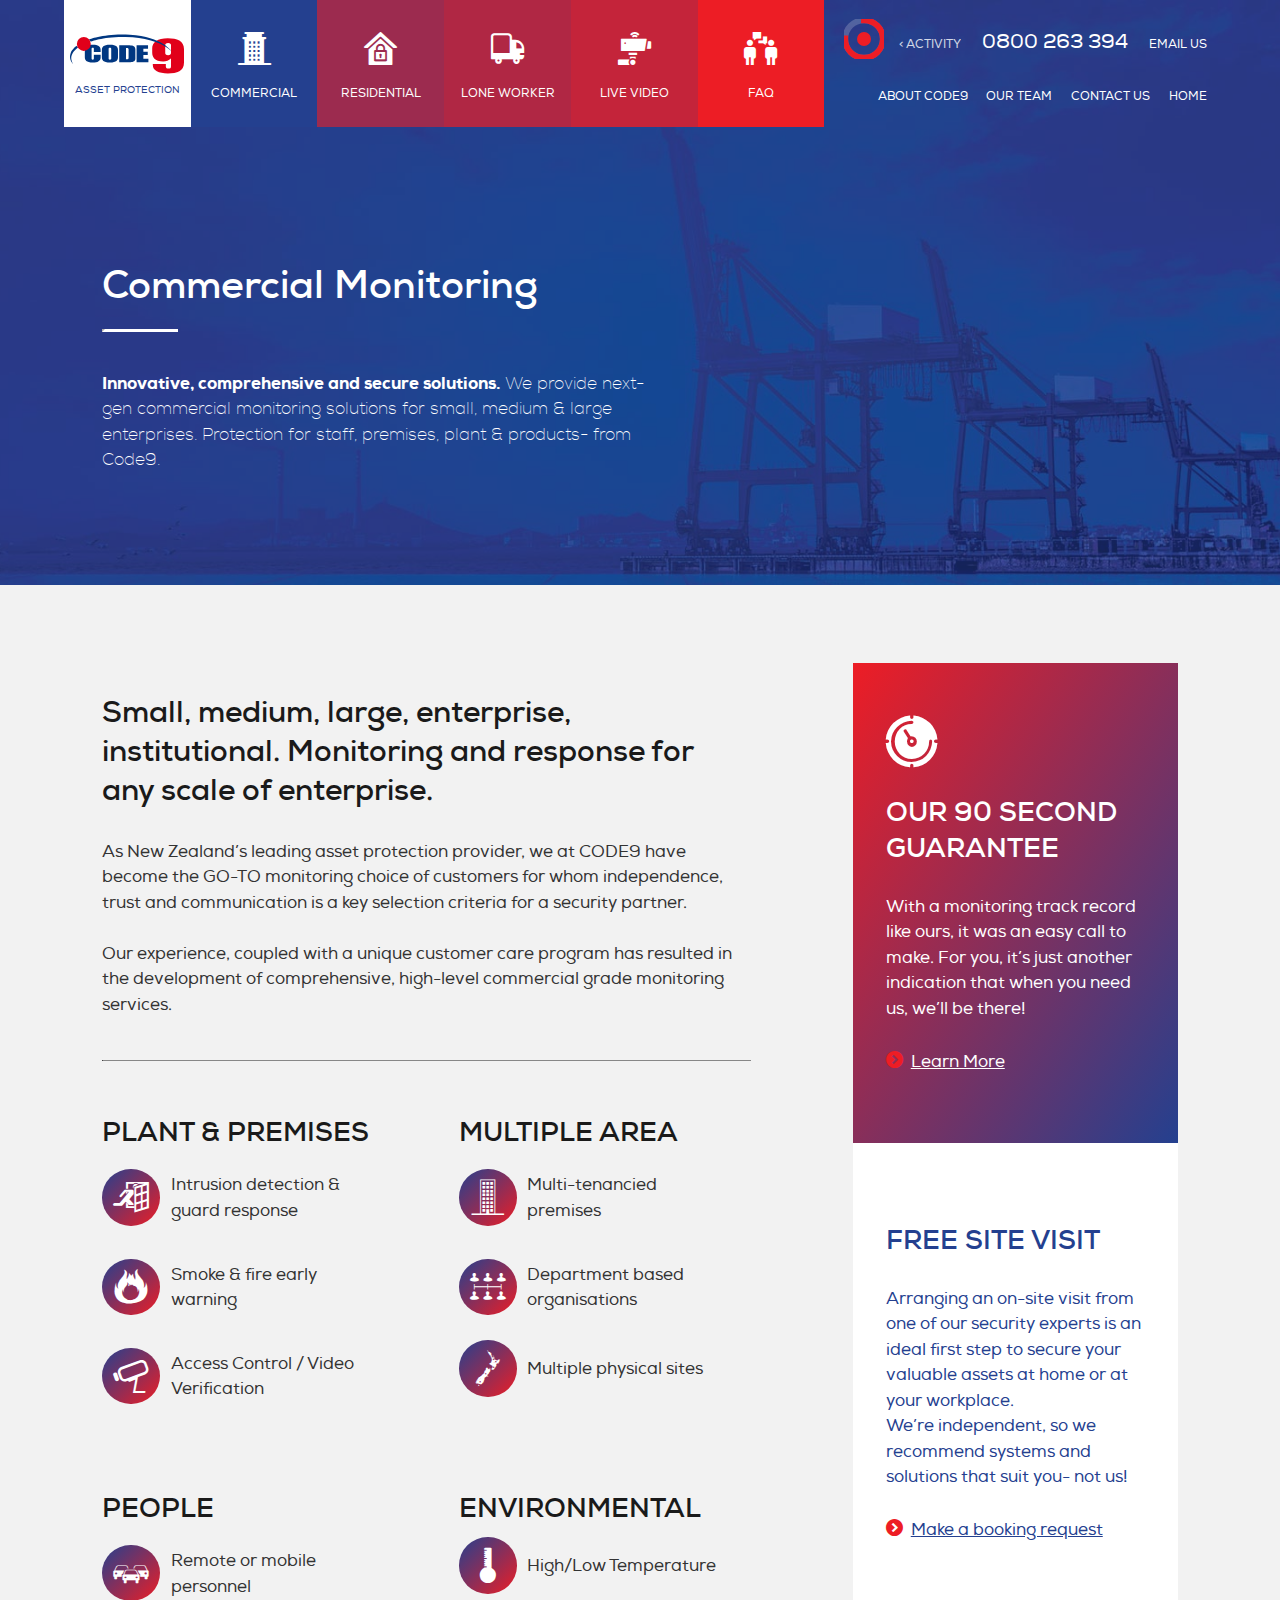
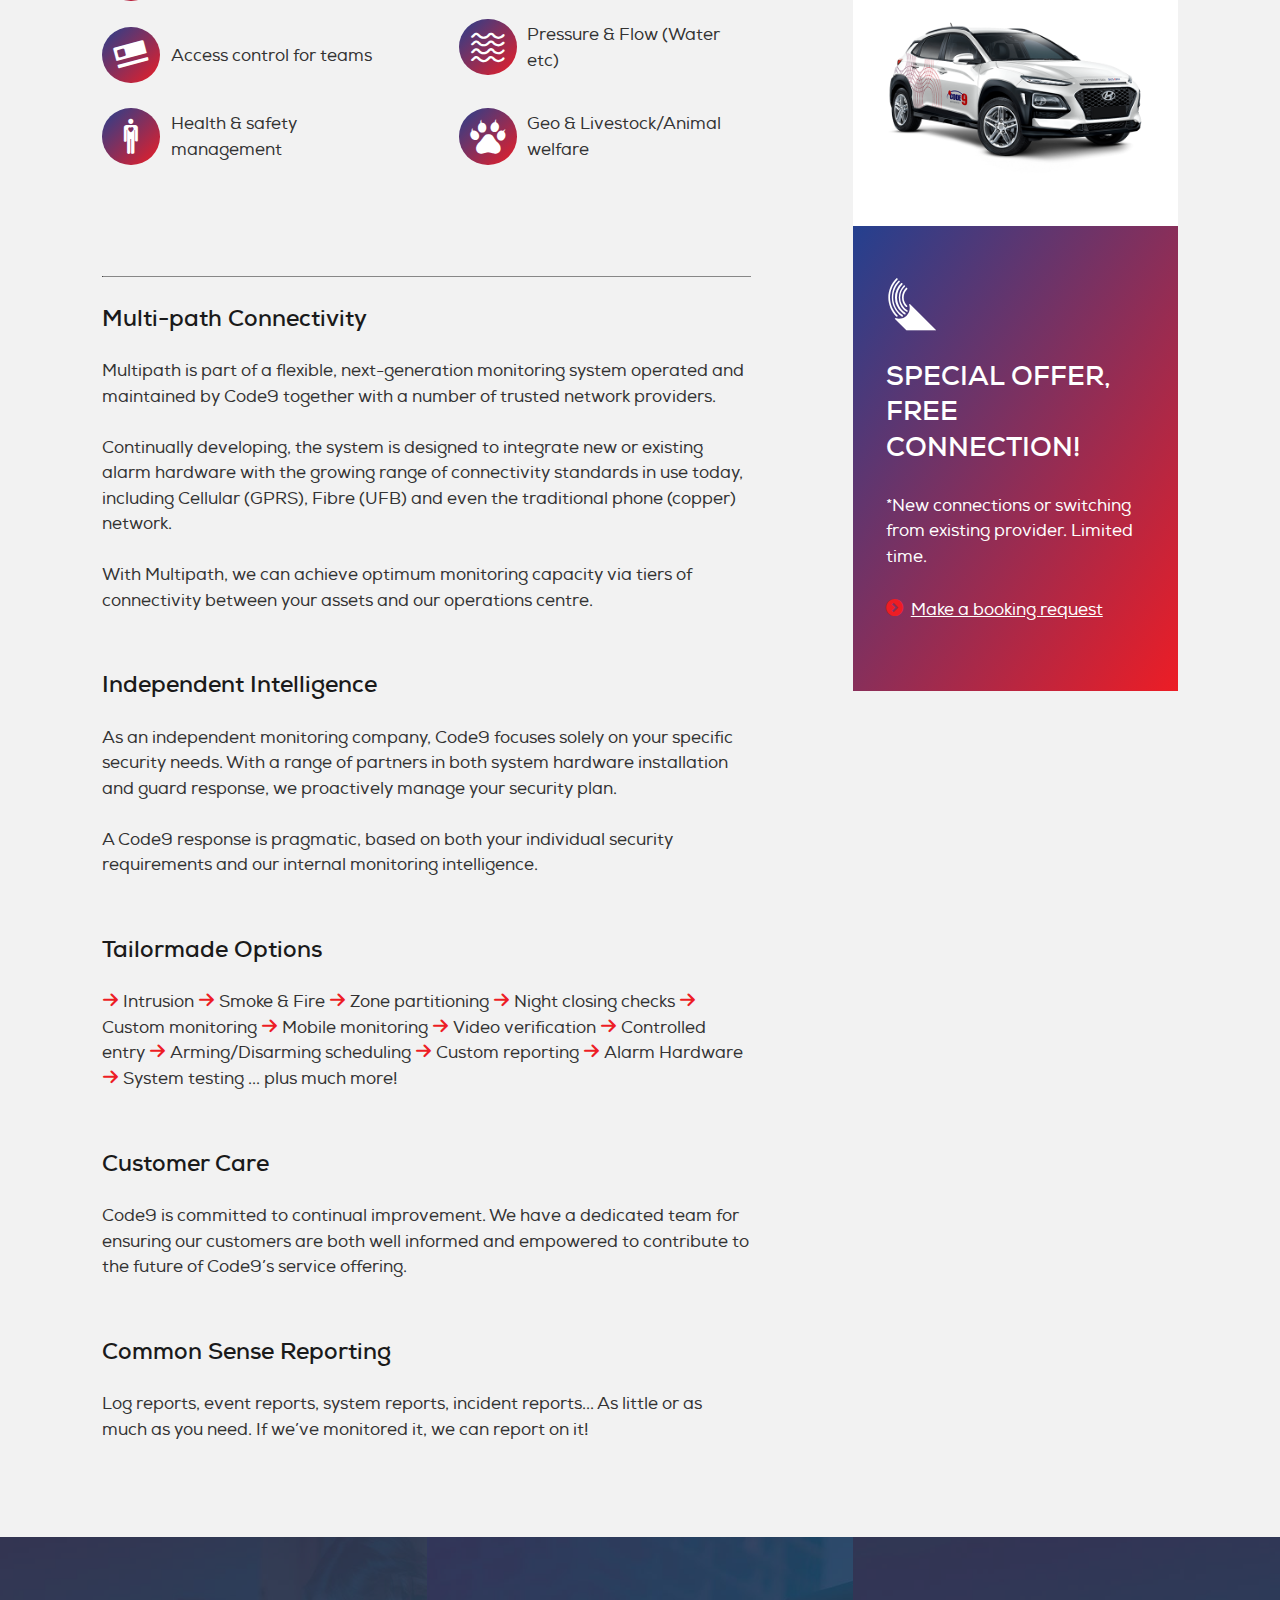
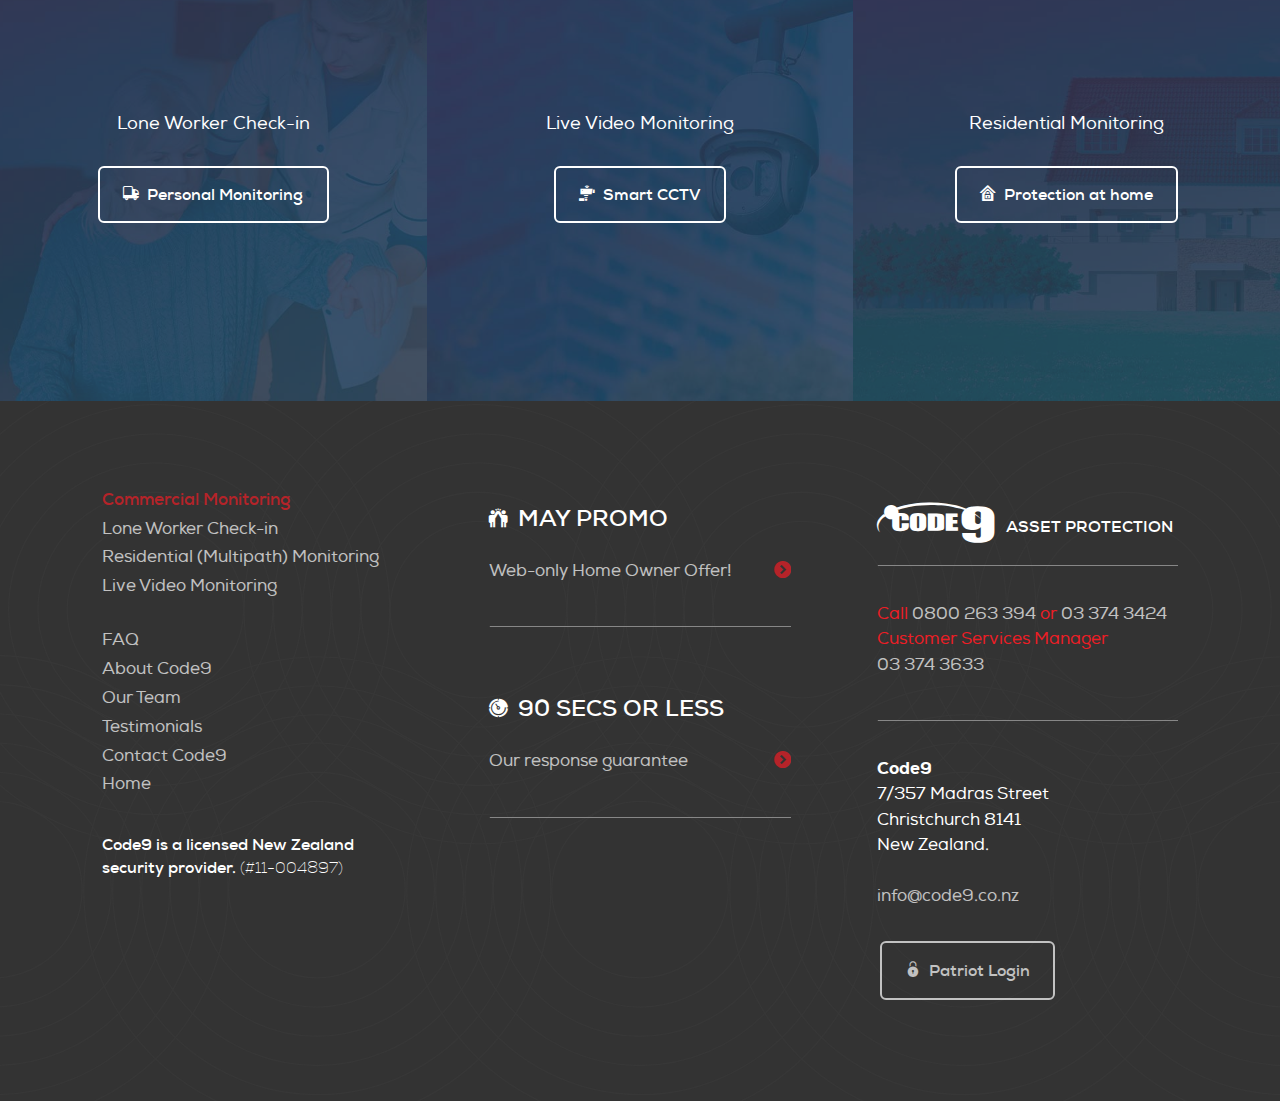
<file: service-commercial.html>
﻿<!DOCTYPE html>
<html>
<head>
    <title>Commercial and institutional monitoring services. Code9.</title>
    <meta charset="utf-8" />
    <meta name="viewport" content="width=device-width, minimum-scale=1, initial-scale=1, shrink-to-fit=no">
    <!-- meta name="robots" content="index,follow">  LIGHT UP FOR LIVE!
    <meta name="googlebot" content="index,follow"-->
    <meta name="robots" content="noindex,nofollow">
    <meta name="googlebot" content="noindex,nofollow">
    <meta name="twitter:title" property="og:title" content="Code9 New Zealand" />
    <meta name="twitter:card" content="Code9 Asset Protection, Welcome.">
    <meta name="twitter:site" property="og:site_name" content="Code9 Asset Protection." />
    <meta name="description" property="og:description" content="Code9 is trusted to provide alarm monitoring and advanced security response foe people, places and property throughout New Zealand." />
    <meta name="twitter:image" property="og:image" content="https://code9.co.nz/site/code9/images/icons/200x200profile.png" />
    <meta property="og:type" content="website" />
    <meta name="twitter:url" property="og:url" content="https://code9.co.nz" />
    <link rel="apple-touch-icon-precomposed" sizes="76x76" href="/site/code9/images/icons/apple-touch-icon-76x76-precomposed.png">
    <link rel="apple-touch-icon-precomposed" sizes="120x120" href="/site/code9/images/icons/apple-touch-icon-120x120-precomposed.png">
    <link rel="apple-touch-icon-precomposed" sizes="152x152" href="/site?code9/images/icons/apple-touch-icon-152x152-precomposed.png">
    <link rel="apple-touch-icon-precomposed" sizes="167x167" href="/site/code9/images/icons/apple-touch-icon-167x167-precomposed.png">
    <link rel="apple-touch-icon-precomposed" sizes="180x180" href="/site/code9/images/icons/apple-touch-icon-180x180-precomposed.png">
    <link rel="icon" sizes="192x192" href="/site/code9/images/icons/favicon-192.png">
    <link rel="shortcut icon" type="image/x-icon" href="/site/code9/images/icons/favicon.ico">

    <!-- css -->
    <link rel="stylesheet" type="text/css" href="/site/code9/css/normalize.css" />
    <link rel="stylesheet" type="text/css" href="/site/code9/fonts/nexa-sans/fonts.css" />

    <!-- inline css-->
        <style>
            :root {
                --activityLvl: 75; 
            }
            /* colors */
            :root {
                --cHero1: rgba(237,29,37,1.0); /* code9 red #ed1d25 */
                --cHero2: rgba(36,64,143,1.0); /* code9 blue #24408f */
                --cLight: rgba(255,255,255,1.0); /* white #ffffff */
                --cMid: rgba(51,51,51,1.0); /* code9 grey #515151 */
                --cDark: rgba(22,22,22,1.0); /* darkgrey #222222 */
            }
            html, body {
                height:100%;
            }
            body {
                color: rgba(51,51,51,1.0);
                background-color: rgba(255,255,255,1.0);
                font-size: 13px;
            }
            body * {
                background-repeat:no-repeat;
                background-position:center;
            }
            #masthead {
                background-color:rgba(36,64,143,1.0);
            }
            main {
                background-color:rgba(242,242,242,1.0);
            }
            footer {
                background-color:rgba(51,51,51,1.0);
            }
            header,
            header a:link,
            header a:visited,
            #masthead,
            #masthead a:link,
            #masthead a:visited,
            footer,
            footer a:link,
            footer a:visited {
                color:rgba(255,255,255,1.0);
            }
            main a:link,
            main a:visited {
                color:rgba(36,64,143,1.0);
            }
            a {
                white-space:nowrap;
            }
            hr {
                border-top:none;
                margin:2em auto;
            }
            picture, img {
                width: 100%;
                height: auto;
                display:block;
            }
        </style>

    <link rel="stylesheet" type="text/css" href="/site/code9/css/typography.css" />
    <link rel="stylesheet" type="text/css" href="/site/code9/css/styles.css" />
    <link rel="stylesheet" type="text/css" href="/site/code9/images/icons/icomoon/style.css" />
    <!-- google -->
    <!--
    <script async src="https://www.googletagmanager.com/gtag/js?id=UA-39229849-1"></script>
    <script>
    window.dataLayer = window.dataLayer || [];
    function gtag(){dataLayer.push(arguments);}
    gtag('js', new Date());
    gtag('config', 'UA-39229849-1');
    </script>
    -->
</head>

<body id="top" class="internal">
    <a href="#top" id="toTop"><i class="icon icon-arrow-up3"></i></a>

    <header>
        <nav class="flex-container">
            <div class="flex-item"><a href="/" class="logo-small"><img src="/site/code9/images/logo.svg" alt="Code9 Asset Protection" /><h6>Asset Protection</h6></a></div>
            <div class="flex-item"><a href="service-commercial.html" class="activeLink"><i class="icon icon-service-commercial"></i><h6>Commercial</h6></a></div>
            <div class="flex-item"><a href="service-residential.html"><i class="icon icon-service-residential"></i><h6>Residential</h6></a></div>
            <div class="flex-item"><a href="service-lworker.html"><i class="icon icon-service-lone-worker"></i><h6>Lone Worker</h6></a></div>
            <div class="flex-item"><a href="service-video.html"><i class="icon icon-service-live-video"></i><h6>Live Video</h6></a></div>
            <div class="flex-item"><a href="faq.html"><i class="icon icon-faq"></i><h6>FAQ</h6></a></div>
            <div class="flex-item" id="secondaryNav">
                <div>
                    <div class="activityLevel">
                        <svg style="padding:5px;" class="circle-chart" viewBox="0 0 33.83098862 33.83098862" width="40" height="40" xmlns="http://www.w3.org/2000/svg">
                            <circle class="circle-live" fill="var(--cHero1)" cx="16.91549431" cy="16.91549431" r="5.91549431" />
                            <circle class="circle-chart__background" stroke="rgba(255,255,255,0.2)" stroke-width="5" fill="none" cx="16.91549431" cy="16.91549431" r="15.91549431" />
                            <circle class="circle-chart__circle" stroke="var(--cHero1)" stroke-width="5" stroke-dasharray="var(--activityLvl),100" stroke-linecap="square" fill="none" cx="16.91549431" cy="16.91549431" r="15.91549431" />
                            <circle class="circle-live__action" fill="var(--cHero1)"  cx="16.91549431" cy="16.91549431" r="4.91549431" />
                        </svg>
                    </div>
                    <span>< Activity</span>
                    <a href="tel:0800263394" class="tphone">0800 263 394</a>
                    <a href="mailto:info@code9.co.nz?subject=Enquiry from Code9 Website">Email Us</a>
                </div>
                <div>
                    <a href="about.html">About Code9</a>
                    <a href="team.html">Our Team</a>
                    <a href="contact.html">Contact Us</a>
                    <a href="/">Home</a>
                </div>
            </div>
        </nav>
        <div class="showTouch" id="mobileButtons">
            <a href="/" class="logo-small"><img src="/site/code9/images/logo.svg" alt="Code9 Asset Protection" /></a>
            <a href="tel:6433743424" class="icon icon-phone"></a>
            <a href="mailto:info@code9.co.nz?subject=Enquiry from Code9 Website" class="icon icon-envelop"></a>
            <button id="mobileTrigger" class="icon icon-menu2"></button>
            <button id="mobileClose" class="icon icon-cross2"></button>
        </div>
        <div id="mobileNavigation">
            <div>
                <nav>
                    <a href="commercial.html"><span>Commercial Monitoring</span><i class="icon icon-service-commercial"></i></a>
                    <a href="residential.html"><span>Residential Monitoring</span><i class="icon icon-service-residential"></i></a>
                    <a href="loneworker.html"><span>Lone Worker Check-in</span><i class="icon icon-service-lone-worker"></i></a>
                    <a href="livevideo.html"><span>Live Video Monitoring</span><i class="icon icon-service-live-video"></i></a>
                    <a href="faq.html"><span>Frequently Asked Questions</span><i class="icon icon-faq"></i></a>
                </nav>
                <nav>
                    <a href="about.html"><span>About Code9</span></a>
                    <a href="team.html"><span>Our Team</span></a>
                    <a href="testimonials.html"><span>Testimonials</span></a>
                    <a href="contact.html"><span>Contact Code9</span></a>
                    <a href="/"><span>Home</span></a>
                </nav>
            </div>
        </div>

    </header>




    <main>





        <div id="masthead" class="picturefill-background fixedbg reversedTypo singleCol">
            <article>
                <div>
                    <section>
                        <h1>Commercial Monitoring</h1>
                        <hr />
                        <p><strong>Innovative, comprehensive and secure solutions.</strong> We provide next-gen commercial monitoring solutions for small, medium & large enterprises. Protection for staff, premises, plant & products- from Code9.</p>
                    </section>
                </div>

            </article>


            <span data-src="/site/code9/images/uploads/art-dir/srv-commercial/700x700.jpg"></span>
            <span data-src="/site/code9/images/uploads/art-dir/srv-commercial/1000x1000.jpg" data-media="(min-width: 700px)"></span>
            <span data-src="/site/code9/images/uploads/art-dir/srv-commercial/1500x1000.jpg" data-media="(min-width: 1000px)"></span>
            <span data-src="/site/code9/images/uploads/art-dir/srv-commercial/2000x1000.jpg" data-media="(min-width: 1500px)"></span>
        </div>

        <span id="headerWpnt"></span>





        <div class="sidebar-R">
            <article>
                <div>
                    <section>
                        <h2>Small, medium, large, enterprise, institutional. Monitoring and response for any scale of enterprise.</h2>
                        <p>
                            As New Zealand’s leading asset protection provider, we at CODE9 have become the GO-TO monitoring choice of customers for whom independence, trust and communication is a key selection criteria for a security partner.
                        </p>
                        <p>
                            Our experience, coupled with a unique customer care program has resulted in the development of comprehensive, high-level commercial grade monitoring services.
                        </p>
                    </section>

                    <hr />

                    <div class="cols-2">
                        <section>
                            <h3>Plant &amp; Premises</h3>
                            <ul>
                                <li><i class="icon icon-serv-intruder rounded1"></i><span>Intrusion detection & guard response</span></li>
                                <li><i class="icon icon-serv-fire rounded1"></i><span>Smoke & fire early warning</span></li>
                                <li><i class="icon icon-serv-cctv rounded1"></i><span>Access Control / Video Verification</span></li>
                            </ul>
                        </section>

                        <section>
                            <h3>Multiple Area</h3>
                            <ul>
                                <li><i class="icon icon-serv-building rounded1"></i><span>Multi-tenancied premises</span></li>
                                <li><i class="icon icon-serv-team rounded1"></i><span>Department based organisations</span></li>
                                <li><i class="icon icon-serv-nz rounded1"></i><span>Multiple physical sites</span></li>
                            </ul>
                        </section>

                        <section>
                            <h3>People</h3>
                            <ul>
                                <li><i class="icon icon-serv-fleet rounded1"></i><span>Remote or mobile personnel</span></li>
                                <li><i class="icon icon-serv-access rounded1"></i><span>Access control for teams</span></li>
                                <li><i class="icon icon-serv-health rounded1"></i><span>Health & safety management</span></li>
                            </ul>
                        </section>

                        <section>
                            <h3>Environmental</h3>
                            <ul>
                                <li><i class="icon icon-serv-temp rounded1"></i><span>High/Low Temperature</span></li>
                                <li><i class="icon icon-serv-flow rounded1"></i><span>Pressure & Flow (Water etc)</span></li>
                                <li><i class="icon icon-serv-animal rounded1"></i><span>Geo & Livestock/Animal welfare</span></li>
                            </ul>
                        </section>
                     
                    </div>

                    <hr />

                    <h4>Multi-path Connectivity</h4>
                    <p>Multipath is part of a flexible, next-generation monitoring system operated and maintained by Code9 together with a number of trusted network providers.</p>
                    <p>Continually developing, the system is designed to integrate new or existing alarm hardware with the growing range of connectivity standards in use today, including Cellular (GPRS), Fibre (UFB) and even the traditional phone (copper) network.</p>
                    <p>With Multipath, we can achieve optimum monitoring capacity via tiers of connectivity between your assets and our operations centre.</p>
                    <br />

                    <h4>Independent Intelligence</h4>
                    <p>As an independent monitoring company, Code9 focuses solely on your specific security needs. With a range of partners in both system hardware installation and guard response, we proactively manage your security plan.</p>
                    <p>A Code9 response is pragmatic, based on both your individual security requirements and our internal monitoring intelligence.</p>
                    <br />

                    <h4>Tailormade Options</h4>

                    <p>
                        <i class="icon-arrow-right2"></i> Intrusion
                        <i class="icon-arrow-right2"></i> Smoke & Fire
                        <i class="icon-arrow-right2"></i> Zone partitioning
                        <i class="icon-arrow-right2"></i> Night closing checks
                        <i class="icon-arrow-right2"></i> Custom monitoring
                        <i class="icon-arrow-right2"></i> Mobile monitoring
                        <i class="icon-arrow-right2"></i> Video verification
                        <i class="icon-arrow-right2"></i> Controlled entry
                        <i class="icon-arrow-right2"></i> Arming/Disarming scheduling
                        <i class="icon-arrow-right2"></i> Custom reporting
                        <i class="icon-arrow-right2"></i> Alarm Hardware
                        <i class="icon-arrow-right2"></i> System testing
                        ... plus much more!
                    </p>

                    <br />

                    <h4>Customer Care</h4>
                    <p>Code9 is committed to continual improvement. We have a dedicated team for ensuring our customers are both well informed and empowered to contribute to the future of Code9’s service offering.</p>

                    <br />

                    <h4>Common Sense Reporting</h4>
                    <p>Log reports, event reports, system reports, incident reports... As little or as much as you need. If we’ve monitored it, we can report on it!</p>



                </div>




                <div class="sidebar">
                    <section class="gradient-r-l reversedTypo">
                        <i class="icon icon-speed x2"></i>
                        <h3>Our 90 second guarantee</h3>
                        <p>With a monitoring track record like ours, it was an easy call to make. For you, it’s just another indication that when you need us, we’ll be there!</p>
                        <p><a href="about.html" class="bulletL">Learn More</a></p>
                    </section>
                    <section class="light">
                        <h3>Free site visit</h3>
                        <p>
                            Arranging an on-site visit from one of our security experts is an ideal first step to secure your valuable assets at home or at your workplace.<br />
                            We’re independent, so we recommend systems and solutions that suit you- not us!
                        </p>
                        <p><a href="about.html" class="bulletL">Make a booking request</a></p>
                        <picture>
                            <img srcset="/site/code9/images/uploads/car1.png, /site/code9/images/uploads/car1@2x.png 2x" alt="Code9 Vehicle" />
                        </picture>
                    </section>
                    <section class="gradient-l-r reversedTypo">
                        <i class="icon icon-multi-fibre x2"></i>
                        <h3>Special Offer, Free Connection!</h3>
                        <p>*New connections or switching from existing provider. Limited time.</p>
                        <p><a href="contact.html" class="bulletL">Make a booking request</a></p>
                    </section>
                </div>
            </article>
        </div>





        <div class="grid">

            <div style="background-image: url(/site/code9/images/uploads/art-dir/srv-lworker/700x700.jpg);">
                <section>
                    <h5>Lone Worker Check-in</h5>
                    <span>
                        <a href="/" class="button"><i class="icon icon-service-lone-worker"></i>Personal Monitoring</a>
                    </span>
                </section>
            </div>
            <div style="background-image: url(/site/code9/images/uploads/art-dir/srv-livevid/700x700.jpg);">
                <section>
                    <h5>Live Video Monitoring</h5>
                    <span>
                        <a href="/" class="button"><i class="icon icon-service-live-video"></i>Smart CCTV</a>
                    </span>               
                     </section>
            </div>
            <div style="background-image: url(/site/code9/images/uploads/art-dir/srv-residential-2/700x700.jpg);">
                <section>
                    <h5>Residential Monitoring</h5>
                    <span>
                        <a href="/" class="button"><i class="icon icon-service-residential"></i>Protection at home</a>
                    </span>
                </section>
            </div>

        </div>


      

    </main>



    <footer>
        <div>
            <section>
                <p>
                    <a href="service-commercial.html" class="activeLink">Commercial Monitoring</a>
                    <a href="service-lworker.html">Lone Worker Check-in</a>
                    <a href="service-residential.html">Residential (Multipath) Monitoring</a>
                    <a href="service-video.html">Live Video Monitoring</a>
                </p>
                <p>
                    <a href="faq.html">FAQ</a>
                    <a href="about.html">About Code9</a>
                    <a href="team.html">Our Team</a>
                    <a href="testimonials.html">Testimonials</a>
                    <a href="contact.html">Contact Code9</a>
                    <a href="/">Home</a>
                </p>
                <h6>Code9 is a licensed New Zealand security provider. <span>(#11-004897)</span></h6>
            </section>
        </div>

        <div>
            <section>
                <h4><i class="iconInline icon-high-five" ></i>May Promo</h4>
                <p><a href="about.html" class="bulletR">Web-only Home Owner Offer!</a></p>
                <hr />

                <br />

                <h4><i class="iconInline icon-speed"></i>90 Secs or less</h4>
                <p><a href="about.html" class="bulletR">Our response guarantee</a></p>
                <hr />
            </section>
        </div>

        <div itemscope itemtype="http://schema.org/Organization">
            <section>
                <h6><i class="icon-logo-mono" style="font-size:40px; position:relative; top:8px;"></i> &nbsp; ASSET PROTECTION</h6>
                <hr />
                <p class="red">
                    Call <a href="tel:0800263394" itemprop="telephone">0800 263 394</a> or <a href="tel:6433743424" itemprop="telephone">03 374 3424</a><br>
Customer Services Manager <a href="tel:+6433743633">03 374 3633</a>
                </p>
                <hr />
                <p>
                    <span itemprop="name"><strong>Code9</strong></span><br />
                    <span itemprop="address" itemscope itemtype="http://schema.org/PostalAddress">
                        <span itemprop="streetAddress">7/357 Madras Street</span><br />
                        <span itemprop="addressLocality">Christchurch</span> 8141<br />
                        <span itemprop="addressCountry">New Zealand.</span>
                    </span>
                </p>
                <p>
                    <a href="mailto:info@code9.co.nz?subject=Enquiry from Code9 Website">info@code9.co.nz</a>
                </p>

                <a href="https://www.patriotsystems.com/HostCode9/UserLogin.aspx?ReturnUrl=%2fhost%2fmemalarm3.aspx" class="button"><i class="icon icon-lock-7"></i>Patriot Login</a>
            </section>
        </div>

    </footer>


    <!--pckgs-->
    <script type="text/javascript" src="/site/code9/js/jquery-3.3.1.min.js"></script>
    <script type="text/javascript" src="/site/code9/js/enquire.min.js"></script>
    <script type="text/javascript" src="/site/code9/js/jquery.waypoints.min.js"></script>
    <script type="text/javascript" src="/site/code9/js/picturefill-background.js" async></script>
    <script type="text/javascript" src="/site/code9/js/jquery.scrollTo-2.1.0/jquery.scrollTo.min.js" async></script>
    <script type="text/javascript" src="/site/code9/js/jquery.localScroll-1.4.0/jquery.localScroll.min.js" async></script>
    <script type="text/javascript" src="/site/code9/js/easing.js" async></script>
    <!-- custom -->
    <script type="text/javascript" src="/site/code9/js/jsmediaqueries.js" defer></script>



</body>

</html>
</file>
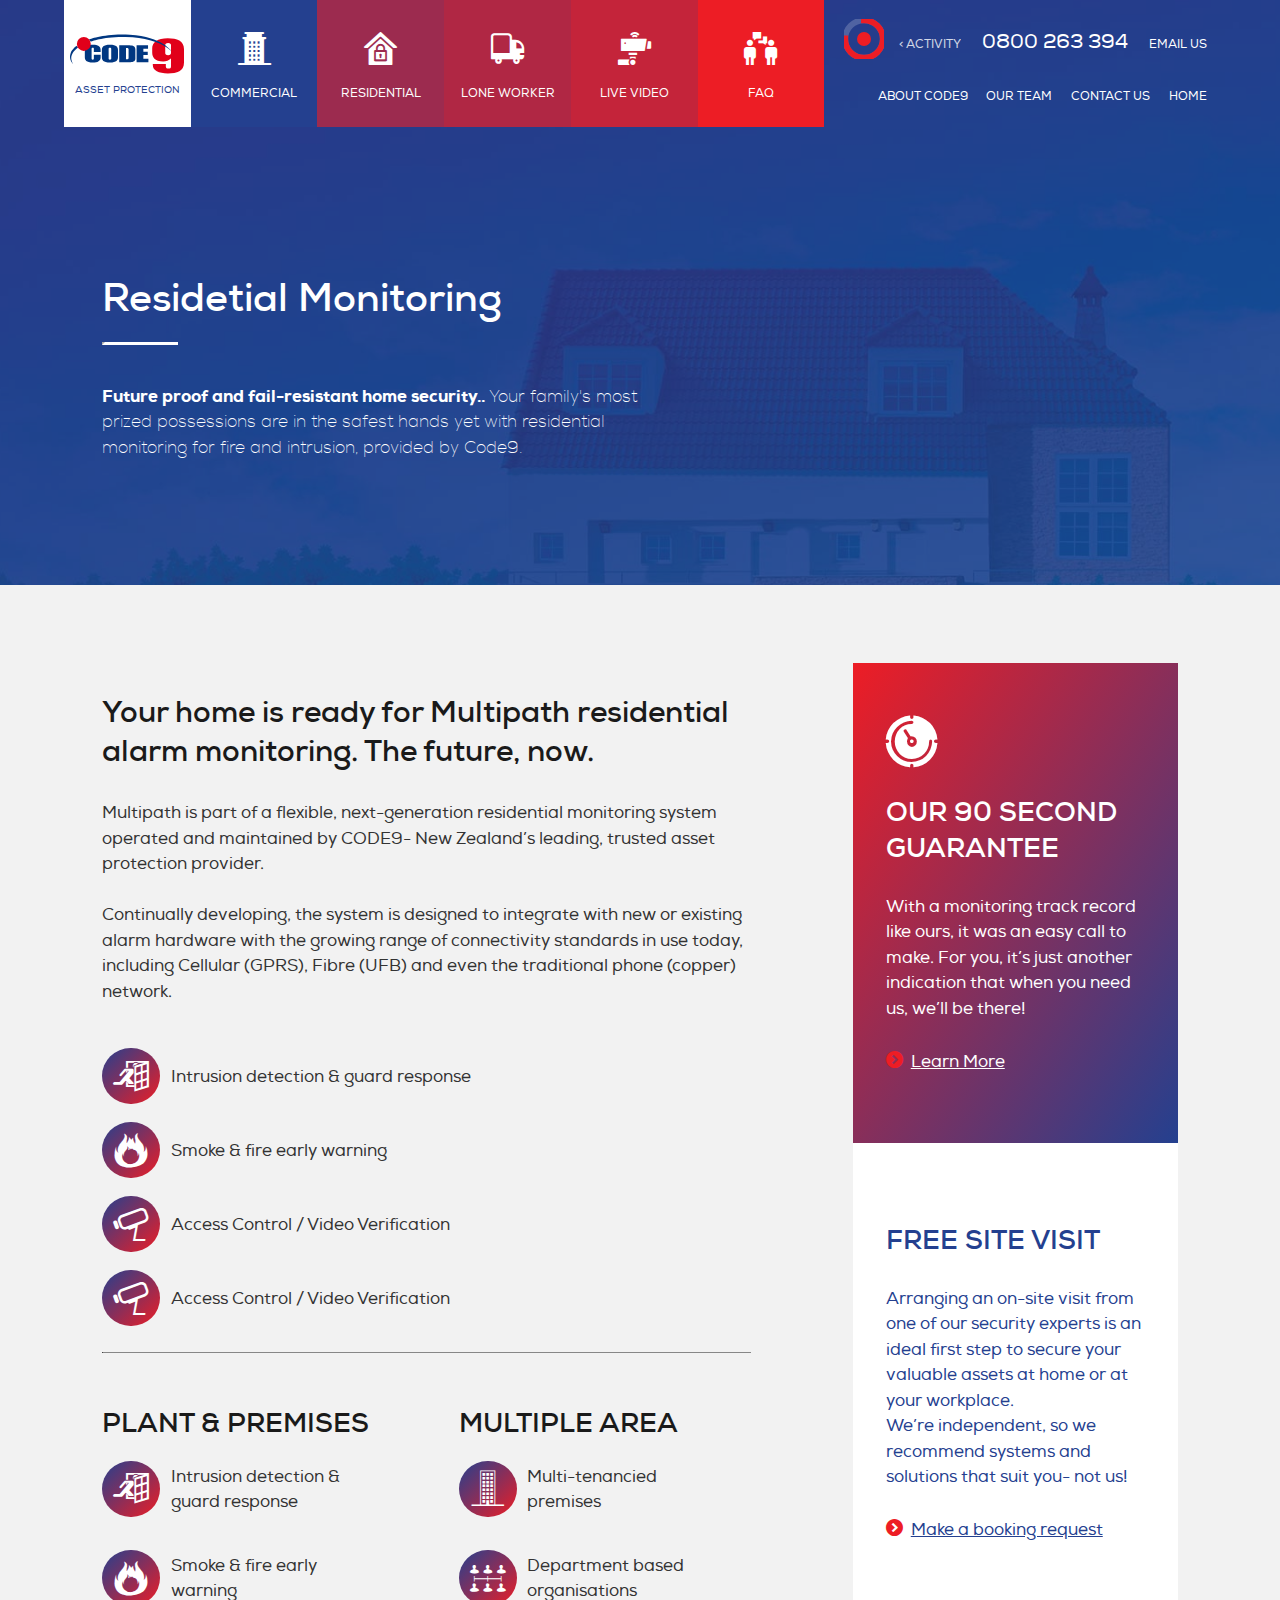
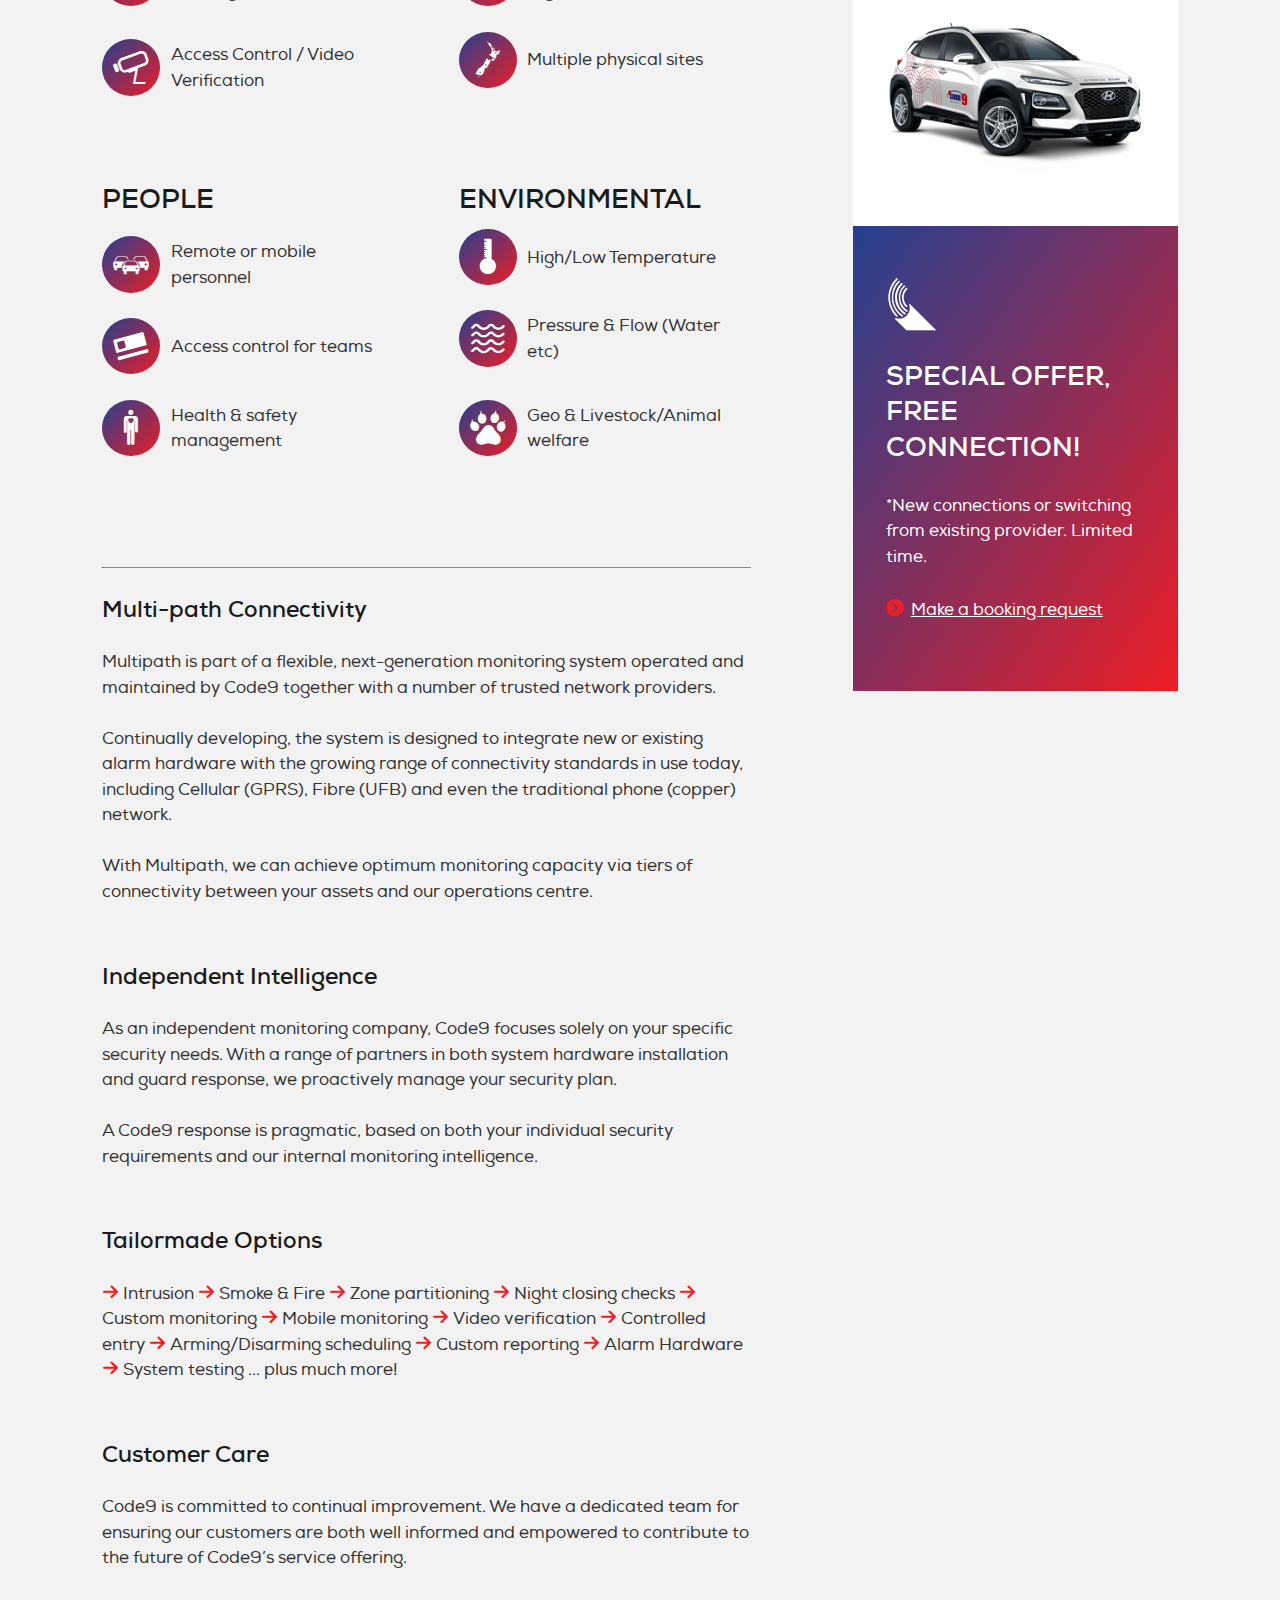
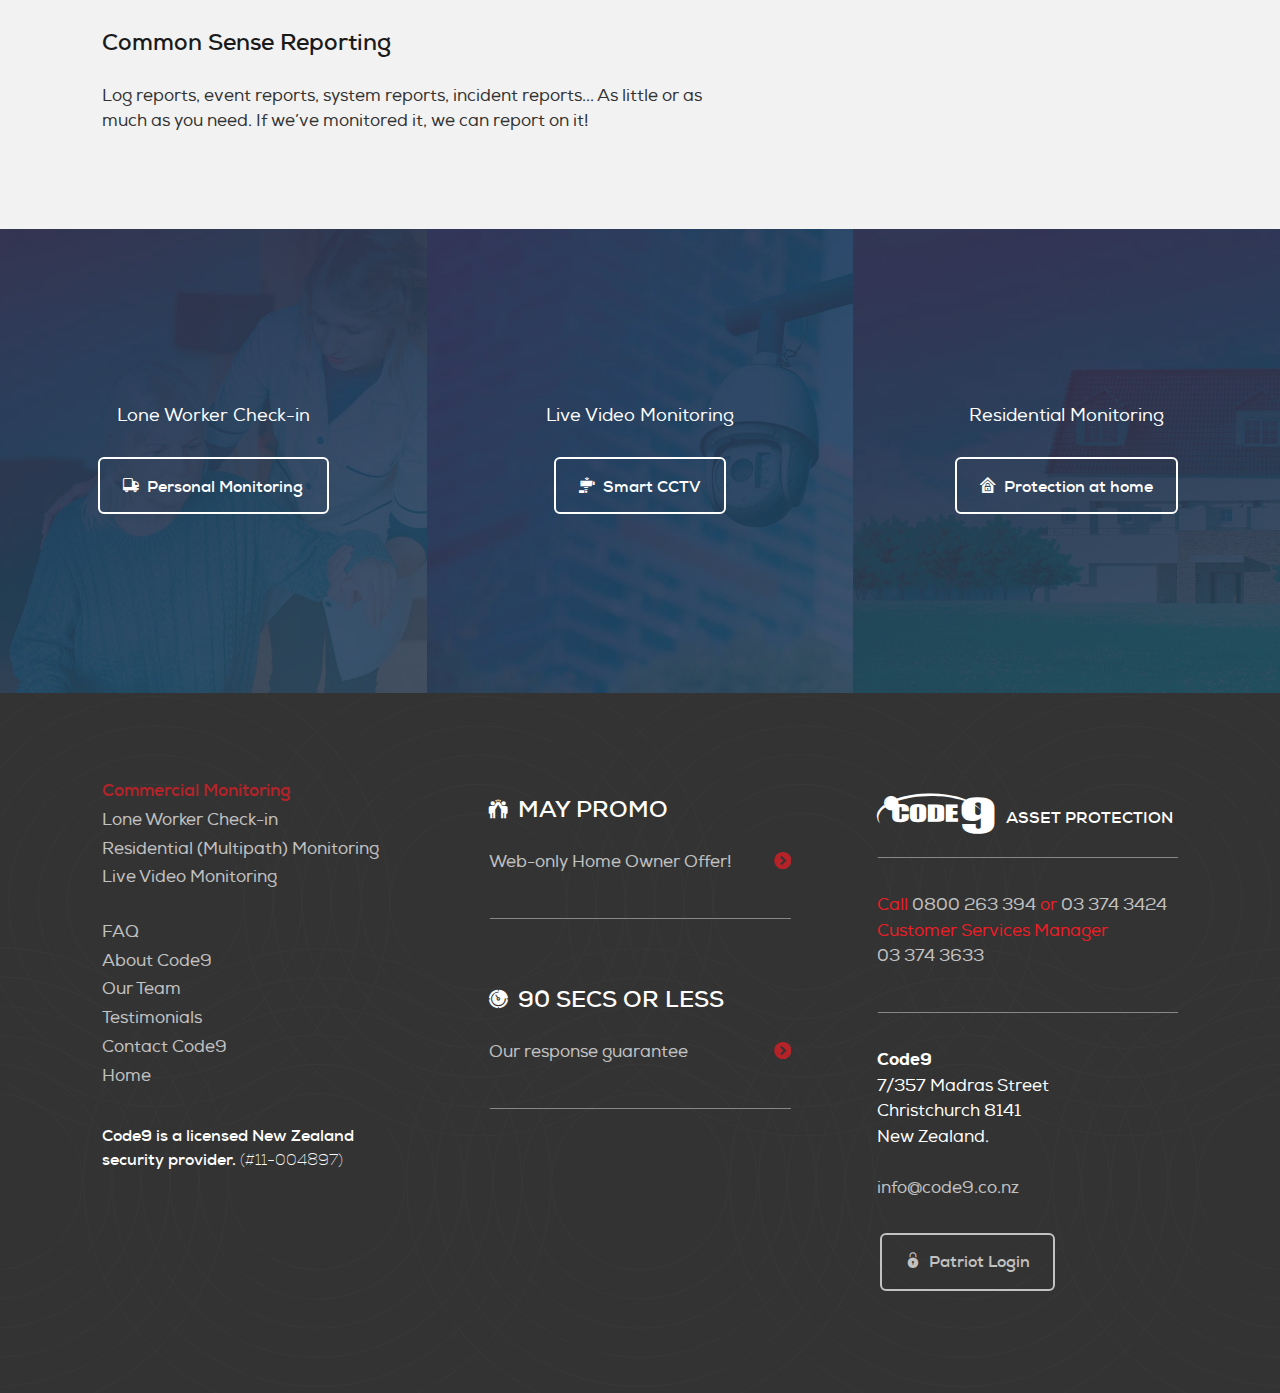
<file: service-residential.html>
﻿<!DOCTYPE html>
<html>
<head>
    <title>Commercial and institutional monitoring services. Code9.</title>
    <meta charset="utf-8" />
    <meta name="viewport" content="width=device-width, minimum-scale=1, initial-scale=1, shrink-to-fit=no">
    <!-- meta name="robots" content="index,follow">  LIGHT UP FOR LIVE!
    <meta name="googlebot" content="index,follow"-->
    <meta name="robots" content="noindex,nofollow">
    <meta name="googlebot" content="noindex,nofollow">
    <meta name="twitter:title" property="og:title" content="Code9 New Zealand" />
    <meta name="twitter:card" content="Code9 Asset Protection, Welcome.">
    <meta name="twitter:site" property="og:site_name" content="Code9 Asset Protection." />
    <meta name="description" property="og:description" content="Code9 is trusted to provide alarm monitoring and advanced security response foe people, places and property throughout New Zealand." />
    <meta name="twitter:image" property="og:image" content="https://code9.co.nz/site/code9/images/icons/200x200profile.png" />
    <meta property="og:type" content="website" />
    <meta name="twitter:url" property="og:url" content="https://code9.co.nz" />
    <link rel="apple-touch-icon-precomposed" sizes="76x76" href="/site/code9/images/icons/apple-touch-icon-76x76-precomposed.png">
    <link rel="apple-touch-icon-precomposed" sizes="120x120" href="/site/code9/images/icons/apple-touch-icon-120x120-precomposed.png">
    <link rel="apple-touch-icon-precomposed" sizes="152x152" href="/site?code9/images/icons/apple-touch-icon-152x152-precomposed.png">
    <link rel="apple-touch-icon-precomposed" sizes="167x167" href="/site/code9/images/icons/apple-touch-icon-167x167-precomposed.png">
    <link rel="apple-touch-icon-precomposed" sizes="180x180" href="/site/code9/images/icons/apple-touch-icon-180x180-precomposed.png">
    <link rel="icon" sizes="192x192" href="/site/code9/images/icons/favicon-192.png">
    <link rel="shortcut icon" type="image/x-icon" href="/site/code9/images/icons/favicon.ico">

    <!-- css -->
    <link rel="stylesheet" type="text/css" href="/site/code9/css/normalize.css" />
    <link rel="stylesheet" type="text/css" href="/site/code9/fonts/nexa-sans/fonts.css" />

    <!-- inline css-->
        <style>
            :root {
                --activityLvl: 75; 
            }
            /* colors */
            :root {
                --cHero1: rgba(237,29,37,1.0); /* code9 red #ed1d25 */
                --cHero2: rgba(36,64,143,1.0); /* code9 blue #24408f */
                --cLight: rgba(255,255,255,1.0); /* white #ffffff */
                --cMid: rgba(51,51,51,1.0); /* code9 grey #515151 */
                --cDark: rgba(22,22,22,1.0); /* darkgrey #222222 */
            }
            html, body {
                height:100%;
            }
            body {
                color: rgba(51,51,51,1.0);
                background-color: rgba(255,255,255,1.0);
                font-size: 13px;
            }
            body * {
                background-repeat:no-repeat;
                background-position:center;
            }
            #masthead {
                background-color:rgba(36,64,143,1.0);
            }
            main {
                background-color:rgba(242,242,242,1.0);
            }
            footer {
                background-color:rgba(51,51,51,1.0);
            }
            header,
            header a:link,
            header a:visited,
            #masthead,
            #masthead a:link,
            #masthead a:visited,
            footer,
            footer a:link,
            footer a:visited {
                color:rgba(255,255,255,1.0);
            }
            main a:link,
            main a:visited {
                color:rgba(36,64,143,1.0);
            }
            a {
                white-space:nowrap;
            }
            hr {
                border-top:none;
                margin:2em auto;
            }
            picture, img {
                width: 100%;
                height: auto;
                display:block;
            }
        </style>

    <link rel="stylesheet" type="text/css" href="/site/code9/css/typography.css" />
    <link rel="stylesheet" type="text/css" href="/site/code9/css/styles.css" />
    <link rel="stylesheet" type="text/css" href="/site/code9/images/icons/icomoon/style.css" />
    <!-- google -->
    <!--
    <script async src="https://www.googletagmanager.com/gtag/js?id=UA-39229849-1"></script>
    <script>
    window.dataLayer = window.dataLayer || [];
    function gtag(){dataLayer.push(arguments);}
    gtag('js', new Date());
    gtag('config', 'UA-39229849-1');
    </script>
    -->
</head>

<body id="top" class="internal">
    <a href="#top" id="toTop"><i class="icon icon-arrow-up3"></i></a>

    <header>
        <nav class="flex-container">
            <div class="flex-item"><a href="/" class="logo-small"><img src="/site/code9/images/logo.svg" alt="Code9 Asset Protection" /><h6>Asset Protection</h6></a></div>
            <div class="flex-item"><a href="service-commercial.html" class="activeLink"><i class="icon icon-service-commercial"></i><h6>Commercial</h6></a></div>
            <div class="flex-item"><a href="service-residential.html"><i class="icon icon-service-residential"></i><h6>Residential</h6></a></div>
            <div class="flex-item"><a href="service-lworker.html"><i class="icon icon-service-lone-worker"></i><h6>Lone Worker</h6></a></div>
            <div class="flex-item"><a href="service-video.html"><i class="icon icon-service-live-video"></i><h6>Live Video</h6></a></div>
            <div class="flex-item"><a href="faq.html"><i class="icon icon-faq"></i><h6>FAQ</h6></a></div>
            <div class="flex-item" id="secondaryNav">
                <div>
                    <div class="activityLevel">
                        <svg style="padding:5px;" class="circle-chart" viewBox="0 0 33.83098862 33.83098862" width="40" height="40" xmlns="http://www.w3.org/2000/svg">
                            <circle class="circle-live" fill="var(--cHero1)" cx="16.91549431" cy="16.91549431" r="5.91549431" />
                            <circle class="circle-chart__background" stroke="rgba(255,255,255,0.2)" stroke-width="5" fill="none" cx="16.91549431" cy="16.91549431" r="15.91549431" />
                            <circle class="circle-chart__circle" stroke="var(--cHero1)" stroke-width="5" stroke-dasharray="var(--activityLvl),100" stroke-linecap="square" fill="none" cx="16.91549431" cy="16.91549431" r="15.91549431" />
                            <circle class="circle-live__action" fill="var(--cHero1)"  cx="16.91549431" cy="16.91549431" r="4.91549431" />
                        </svg>
                    </div>
                    <span>< Activity</span>
                    <a href="tel:0800263394" class="tphone">0800 263 394</a>
                    <a href="mailto:info@code9.co.nz?subject=Enquiry from Code9 Website">Email Us</a>
                </div>
                <div>
                    <a href="about.html">About Code9</a>
                    <a href="team.html">Our Team</a>
                    <a href="contact.html">Contact Us</a>
                    <a href="/">Home</a>
                </div>
            </div>
        </nav>
        <div class="showTouch" id="mobileButtons">
            <a href="/" class="logo-small"><img src="/site/code9/images/logo.svg" alt="Code9 Asset Protection" /></a>
            <a href="tel:6433743424" class="icon icon-phone"></a>
            <a href="mailto:info@code9.co.nz?subject=Enquiry from Code9 Website" class="icon icon-envelop"></a>
            <button id="mobileTrigger" class="icon icon-menu2"></button>
            <button id="mobileClose" class="icon icon-cross2"></button>
        </div>
        <div id="mobileNavigation">
            <div>
                <nav>
                    <a href="commercial.html"><span>Commercial Monitoring</span><i class="icon icon-service-commercial"></i></a>
                    <a href="residential.html"><span>Residential Monitoring</span><i class="icon icon-service-residential"></i></a>
                    <a href="loneworker.html"><span>Lone Worker Check-in</span><i class="icon icon-service-lone-worker"></i></a>
                    <a href="livevideo.html"><span>Live Video Monitoring</span><i class="icon icon-service-live-video"></i></a>
                    <a href="faq.html"><span>Frequently Asked Questions</span><i class="icon icon-faq"></i></a>
                </nav>
                <nav>
                    <a href="about.html"><span>About Code9</span></a>
                    <a href="team.html"><span>Our Team</span></a>
                    <a href="testimonials.html"><span>Testimonials</span></a>
                    <a href="contact.html"><span>Contact Code9</span></a>
                    <a href="/"><span>Home</span></a>
                </nav>
            </div>
        </div>

    </header>




    <main>





        <div id="masthead" class="picturefill-background fixedbg reversedTypo singleCol">
            <article>
                <div>
                    <section>
                        <h1>Residetial Monitoring</h1>
                        <hr />
                        <p><strong>Future proof and fail-resistant home security..</strong> Your family's most prized possessions are in the safest hands yet with residential monitoring for fire and intrusion, provided by Code9.</p>
                    </section>
                </div>

            </article>


            <span data-src="/site/code9/images/uploads/art-dir/srv-residential-2/700x700.jpg"></span>
            <span data-src="/site/code9/images/uploads/art-dir/srv-residential-2/1000x1000.jpg" data-media="(min-width: 700px)"></span>
            <span data-src="/site/code9/images/uploads/art-dir/srv-residential-2/1500x1000.jpg" data-media="(min-width: 1000px)"></span>
            <span data-src="/site/code9/images/uploads/art-dir/srv-residential-2/2000x1000.jpg" data-media="(min-width: 1500px)"></span>
        </div>

        <span id="headerWpnt"></span>





        <div class="sidebar-R">
            <article>
                <div>
                    <section>
                        <h2>Your home is ready for Multipath residential alarm monitoring. The future, now.</h2>
                        <p>
                            Multipath is part of a flexible, next-generation residential monitoring system operated and maintained by CODE9- New Zealand’s leading, trusted asset protection provider.
                        </p>
                        <p>
                            Continually developing, the system is designed to integrate with new or existing alarm hardware with the growing range of connectivity standards in use today, including Cellular (GPRS), Fibre (UFB) and even the traditional phone (copper) network.
                        </p>
                        <br />
                        <ul>
                            <li><i class="icon icon-serv-intruder rounded1"></i><span>Intrusion detection & guard response</span></li>
                            <li><i class="icon icon-serv-fire rounded1"></i><span>Smoke & fire early warning</span></li>
                            <li><i class="icon icon-serv-cctv rounded1"></i><span>Access Control / Video Verification</span></li>
                            <li><i class="icon icon-serv-cctv rounded1"></i><span>Access Control / Video Verification</span></li>
                        </ul>
                    </section>

                    <hr />

                    <div class="cols-2">
                        <section>
                            <h3>Plant &amp; Premises</h3>
                            <ul>
                                <li><i class="icon icon-serv-intruder rounded1"></i><span>Intrusion detection & guard response</span></li>
                                <li><i class="icon icon-serv-fire rounded1"></i><span>Smoke & fire early warning</span></li>
                                <li><i class="icon icon-serv-cctv rounded1"></i><span>Access Control / Video Verification</span></li>
                            </ul>
                        </section>

                        <section>
                            <h3>Multiple Area</h3>
                            <ul>
                                <li><i class="icon icon-serv-building rounded1"></i><span>Multi-tenancied premises</span></li>
                                <li><i class="icon icon-serv-team rounded1"></i><span>Department based organisations</span></li>
                                <li><i class="icon icon-serv-nz rounded1"></i><span>Multiple physical sites</span></li>
                            </ul>
                        </section>

                        <section>
                            <h3>People</h3>
                            <ul>
                                <li><i class="icon icon-serv-fleet rounded1"></i><span>Remote or mobile personnel</span></li>
                                <li><i class="icon icon-serv-access rounded1"></i><span>Access control for teams</span></li>
                                <li><i class="icon icon-serv-health rounded1"></i><span>Health & safety management</span></li>
                            </ul>
                        </section>

                        <section>
                            <h3>Environmental</h3>
                            <ul>
                                <li><i class="icon icon-serv-temp rounded1"></i><span>High/Low Temperature</span></li>
                                <li><i class="icon icon-serv-flow rounded1"></i><span>Pressure & Flow (Water etc)</span></li>
                                <li><i class="icon icon-serv-animal rounded1"></i><span>Geo & Livestock/Animal welfare</span></li>
                            </ul>
                        </section>
                     
                    </div>

                    <hr />

                    <h4>Multi-path Connectivity</h4>
                    <p>Multipath is part of a flexible, next-generation monitoring system operated and maintained by Code9 together with a number of trusted network providers.</p>
                    <p>Continually developing, the system is designed to integrate new or existing alarm hardware with the growing range of connectivity standards in use today, including Cellular (GPRS), Fibre (UFB) and even the traditional phone (copper) network.</p>
                    <p>With Multipath, we can achieve optimum monitoring capacity via tiers of connectivity between your assets and our operations centre.</p>
                    <br />

                    <h4>Independent Intelligence</h4>
                    <p>As an independent monitoring company, Code9 focuses solely on your specific security needs. With a range of partners in both system hardware installation and guard response, we proactively manage your security plan.</p>
                    <p>A Code9 response is pragmatic, based on both your individual security requirements and our internal monitoring intelligence.</p>
                    <br />

                    <h4>Tailormade Options</h4>

                    <p>
                        <i class="icon-arrow-right2"></i> Intrusion
                        <i class="icon-arrow-right2"></i> Smoke & Fire
                        <i class="icon-arrow-right2"></i> Zone partitioning
                        <i class="icon-arrow-right2"></i> Night closing checks
                        <i class="icon-arrow-right2"></i> Custom monitoring
                        <i class="icon-arrow-right2"></i> Mobile monitoring
                        <i class="icon-arrow-right2"></i> Video verification
                        <i class="icon-arrow-right2"></i> Controlled entry
                        <i class="icon-arrow-right2"></i> Arming/Disarming scheduling
                        <i class="icon-arrow-right2"></i> Custom reporting
                        <i class="icon-arrow-right2"></i> Alarm Hardware
                        <i class="icon-arrow-right2"></i> System testing
                        ... plus much more!
                    </p>

                    <br />

                    <h4>Customer Care</h4>
                    <p>Code9 is committed to continual improvement. We have a dedicated team for ensuring our customers are both well informed and empowered to contribute to the future of Code9’s service offering.</p>

                    <br />

                    <h4>Common Sense Reporting</h4>
                    <p>Log reports, event reports, system reports, incident reports... As little or as much as you need. If we’ve monitored it, we can report on it!</p>



                </div>




                <div class="sidebar">
                    <section class="gradient-r-l reversedTypo">
                        <i class="icon icon-speed x2"></i>
                        <h3>Our 90 second guarantee</h3>
                        <p>With a monitoring track record like ours, it was an easy call to make. For you, it’s just another indication that when you need us, we’ll be there!</p>
                        <p><a href="about.html" class="bulletL">Learn More</a></p>
                    </section>
                    <section class="light">
                        <h3>Free site visit</h3>
                        <p>
                            Arranging an on-site visit from one of our security experts is an ideal first step to secure your valuable assets at home or at your workplace.<br />
                            We’re independent, so we recommend systems and solutions that suit you- not us!
                        </p>
                        <p><a href="about.html" class="bulletL">Make a booking request</a></p>
                        <picture>
                            <img srcset="/site/code9/images/uploads/car1.png, /site/code9/images/uploads/car1@2x.png 2x" alt="Code9 Vehicle" />
                        </picture>
                    </section>
                    <section class="gradient-l-r reversedTypo">
                        <i class="icon icon-multi-fibre x2"></i>
                        <h3>Special Offer, Free Connection!</h3>
                        <p>*New connections or switching from existing provider. Limited time.</p>
                        <p><a href="contact.html" class="bulletL">Make a booking request</a></p>
                    </section>
                </div>
            </article>
        </div>





        <div class="grid">

            <div style="background-image: url(/site/code9/images/uploads/art-dir/srv-lworker/700x700.jpg);">
                <section>
                    <h5>Lone Worker Check-in</h5>
                    <span>
                        <a href="/" class="button"><i class="icon icon-service-lone-worker"></i>Personal Monitoring</a>
                    </span>
                </section>
            </div>
            <div style="background-image: url(/site/code9/images/uploads/art-dir/srv-livevid/700x700.jpg);">
                <section>
                    <h5>Live Video Monitoring</h5>
                    <span>
                        <a href="/" class="button"><i class="icon icon-service-live-video"></i>Smart CCTV</a>
                    </span>               
                     </section>
            </div>
            <div style="background-image: url(/site/code9/images/uploads/art-dir/srv-residential-2/700x700.jpg);">
                <section>
                    <h5>Residential Monitoring</h5>
                    <span>
                        <a href="/" class="button"><i class="icon icon-service-residential"></i>Protection at home</a>
                    </span>
                </section>
            </div>

        </div>


      

    </main>



    <footer>
        <div>
            <section>
                <p>
                    <a href="service-commercial.html" class="activeLink">Commercial Monitoring</a>
                    <a href="service-lworker.html">Lone Worker Check-in</a>
                    <a href="service-residential.html">Residential (Multipath) Monitoring</a>
                    <a href="service-video.html">Live Video Monitoring</a>
                </p>
                <p>
                    <a href="faq.html">FAQ</a>
                    <a href="about.html">About Code9</a>
                    <a href="team.html">Our Team</a>
                    <a href="testimonials.html">Testimonials</a>
                    <a href="contact.html">Contact Code9</a>
                    <a href="/">Home</a>
                </p>
                <h6>Code9 is a licensed New Zealand security provider. <span>(#11-004897)</span></h6>
            </section>
        </div>

        <div>
            <section>
                <h4><i class="iconInline icon-high-five" ></i>May Promo</h4>
                <p><a href="about.html" class="bulletR">Web-only Home Owner Offer!</a></p>
                <hr />

                <br />

                <h4><i class="iconInline icon-speed"></i>90 Secs or less</h4>
                <p><a href="about.html" class="bulletR">Our response guarantee</a></p>
                <hr />
            </section>
        </div>

        <div itemscope itemtype="http://schema.org/Organization">
            <section>
                <h6><i class="icon-logo-mono" style="font-size:40px; position:relative; top:8px;"></i> &nbsp; ASSET PROTECTION</h6>
                <hr />
                <p class="red">
                    Call <a href="tel:0800263394" itemprop="telephone">0800 263 394</a> or <a href="tel:6433743424" itemprop="telephone">03 374 3424</a><br>
Customer Services Manager <a href="tel:+6433743633">03 374 3633</a>
                </p>
                <hr />
                <p>
                    <span itemprop="name"><strong>Code9</strong></span><br />
                    <span itemprop="address" itemscope itemtype="http://schema.org/PostalAddress">
                        <span itemprop="streetAddress">7/357 Madras Street</span><br />
                        <span itemprop="addressLocality">Christchurch</span> 8141<br />
                        <span itemprop="addressCountry">New Zealand.</span>
                    </span>
                </p>
                <p>
                    <a href="mailto:info@code9.co.nz?subject=Enquiry from Code9 Website">info@code9.co.nz</a>
                </p>

                <a href="https://www.patriotsystems.com/HostCode9/UserLogin.aspx?ReturnUrl=%2fhost%2fmemalarm3.aspx" class="button"><i class="icon icon-lock-7"></i>Patriot Login</a>
            </section>
        </div>

    </footer>


    <!--pckgs-->
    <script type="text/javascript" src="/site/code9/js/jquery-3.3.1.min.js"></script>
    <script type="text/javascript" src="/site/code9/js/enquire.min.js"></script>
    <script type="text/javascript" src="/site/code9/js/jquery.waypoints.min.js"></script>
    <script type="text/javascript" src="/site/code9/js/picturefill-background.js" async></script>
    <script type="text/javascript" src="/site/code9/js/jquery.scrollTo-2.1.0/jquery.scrollTo.min.js" async></script>
    <script type="text/javascript" src="/site/code9/js/jquery.localScroll-1.4.0/jquery.localScroll.min.js" async></script>
    <script type="text/javascript" src="/site/code9/js/easing.js" async></script>
    <!-- custom -->
    <script type="text/javascript" src="/site/code9/js/jsmediaqueries.js" defer></script>



</body>

</html>
</file>
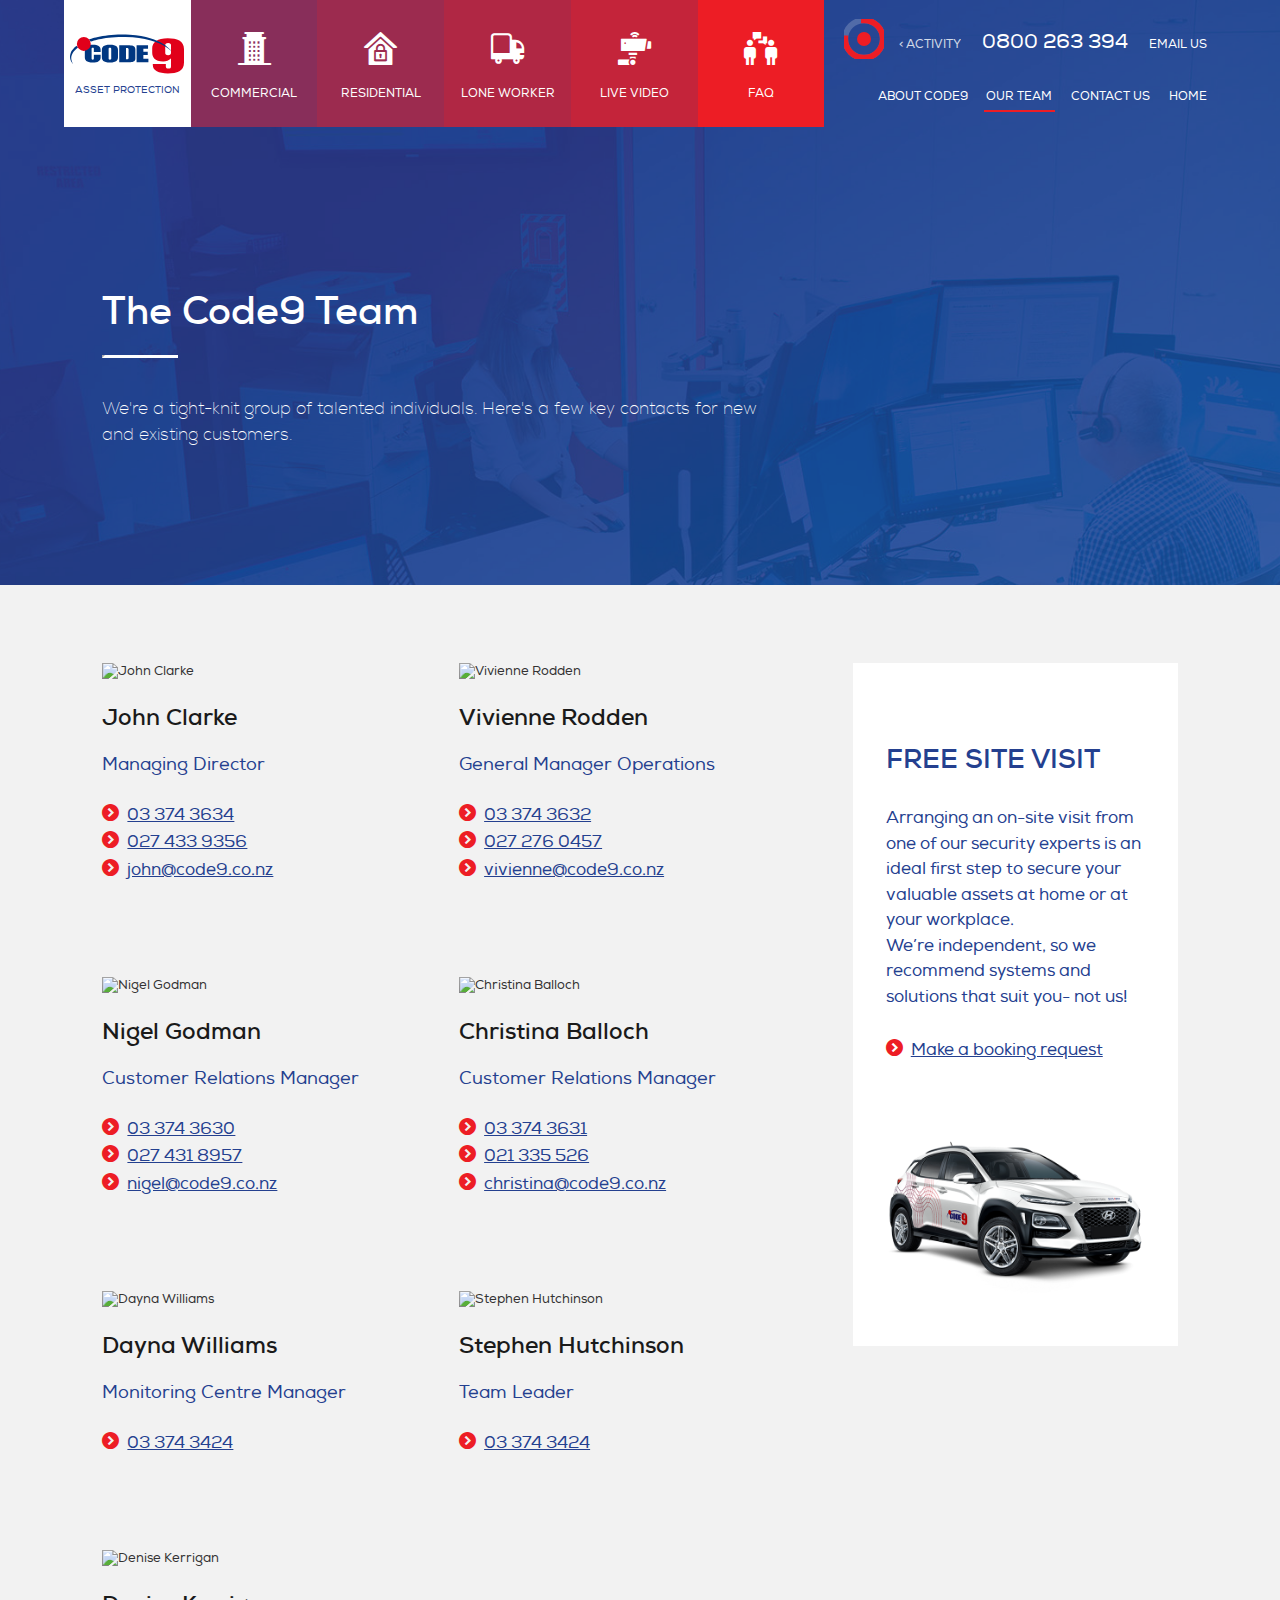
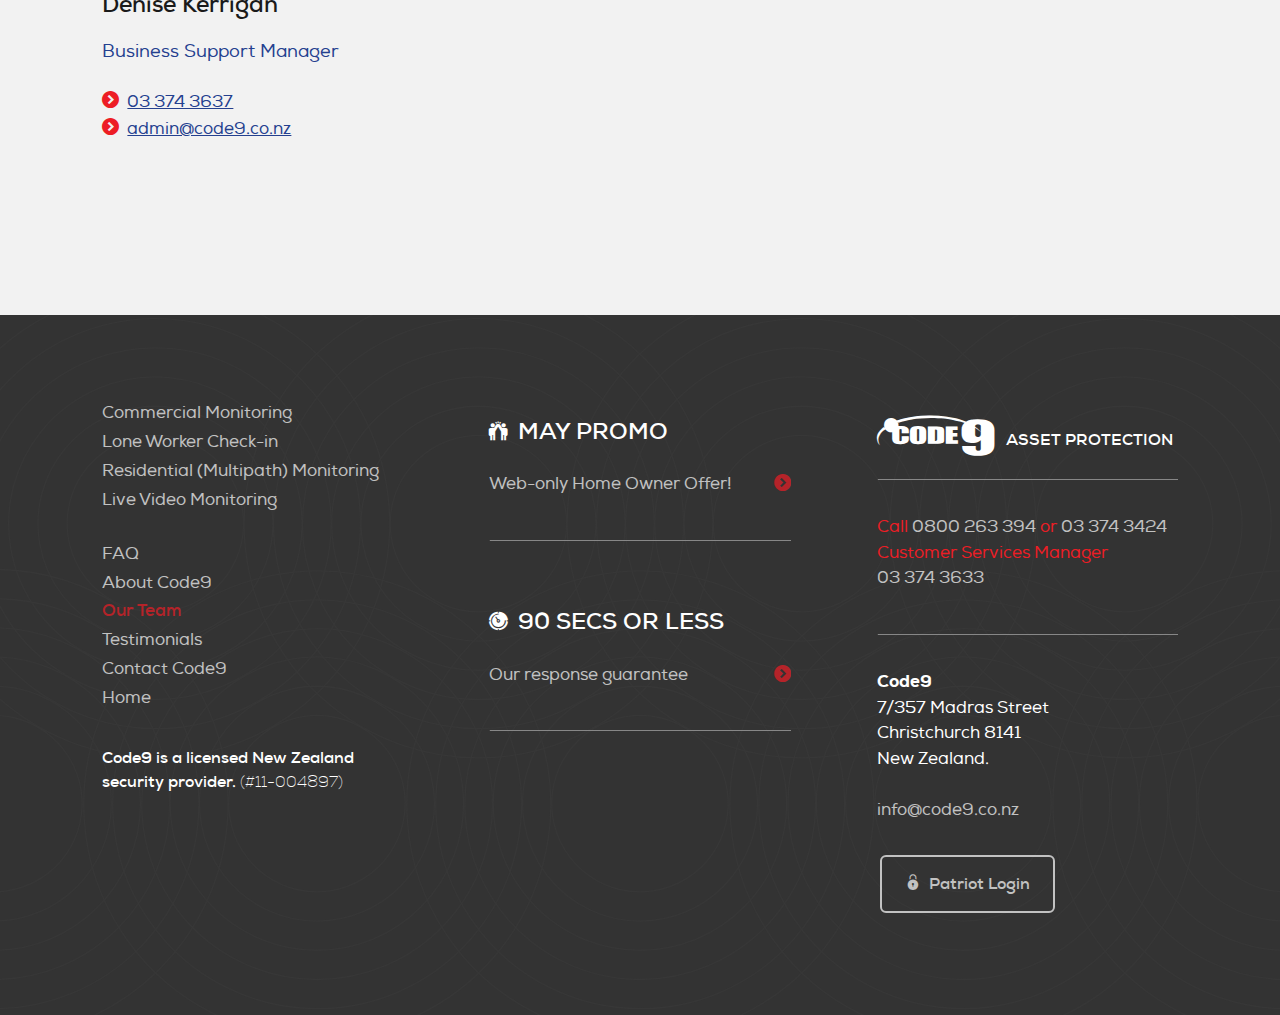
<file: team.html>
﻿<!DOCTYPE html>
<html>
<head>
    <title>Code9 Asset Protection, New Zealand Alarm Monitoring and Security Services.</title>
    <meta charset="utf-8" />
    <meta name="viewport" content="width=device-width, minimum-scale=1, initial-scale=1, shrink-to-fit=no">
    <!-- meta name="robots" content="index,follow">  LIGHT UP FOR LIVE!
    <meta name="googlebot" content="index,follow"-->
    <meta name="robots" content="noindex,nofollow">
    <meta name="googlebot" content="noindex,nofollow">
    <meta name="twitter:title" property="og:title" content="Code9 New Zealand" />
    <meta name="twitter:card" content="Code9 Asset Protection, Welcome.">
    <meta name="twitter:site" property="og:site_name" content="Code9 Asset Protection." />
    <meta name="description" property="og:description" content="Code9 is trusted to provide alarm monitoring and advanced security response foe people, places and property throughout New Zealand." />
    <meta name="twitter:image" property="og:image" content="https://code9.co.nz/site/code9/images/icons/200x200profile.png" />
    <meta property="og:type" content="website" />
    <meta name="twitter:url" property="og:url" content="https://code9.co.nz" />
    <link rel="apple-touch-icon-precomposed" sizes="76x76" href="/site/code9/images/icons/apple-touch-icon-76x76-precomposed.png">
    <link rel="apple-touch-icon-precomposed" sizes="120x120" href="/site/code9/images/icons/apple-touch-icon-120x120-precomposed.png">
    <link rel="apple-touch-icon-precomposed" sizes="152x152" href="/site?code9/images/icons/apple-touch-icon-152x152-precomposed.png">
    <link rel="apple-touch-icon-precomposed" sizes="167x167" href="/site/code9/images/icons/apple-touch-icon-167x167-precomposed.png">
    <link rel="apple-touch-icon-precomposed" sizes="180x180" href="/site/code9/images/icons/apple-touch-icon-180x180-precomposed.png">
    <link rel="icon" sizes="192x192" href="/site/code9/images/icons/favicon-192.png">
    <link rel="shortcut icon" type="image/x-icon" href="/site/code9/images/icons/favicon.ico">

    <!-- css -->
    <link rel="stylesheet" type="text/css" href="/site/code9/css/normalize.css" />
    <link rel="stylesheet" type="text/css" href="/site/code9/fonts/nexa-sans/fonts.css" />

    <!-- inline css-->
        <style>
            :root {
                --activityLvl: 75;
            }
            /* colors */
            :root {
                --cHero1: rgba(237,29,37,1.0); /* code9 red #ed1d25 */
                --cHero2: rgba(36,64,143,1.0); /* code9 blue #24408f */
                --cLight: rgba(255,255,255,1.0); /* white #ffffff */
                --cMid: rgba(51,51,51,1.0); /* code9 grey #515151 */
                --cDark: rgba(22,22,22,1.0); /* darkgrey #222222 */
            }
            html, body {
                height:100%;
            }
            body {
                color: rgba(51,51,51,1.0);
                background-color: rgba(255,255,255,1.0);
                font-size: 13px;
            }
            body * {
                background-repeat:no-repeat;
                background-position:center;
            }
            #masthead {
                background-color:rgba(36,64,143,1.0);
            }
            main {
                background-color:rgba(242,242,242,1.0);
            }
            footer {
                background-color:rgba(51,51,51,1.0);
            }
            header,
            header a:link,
            header a:visited,
            #masthead,
            #masthead a:link,
            #masthead a:visited,
            footer,
            footer a:link,
            footer a:visited {
                color:rgba(255,255,255,1.0);
            }
            main a:link,
            main a:visited {
                color:rgba(36,64,143,1.0);
            }
            a {
                white-space:nowrap;
            }
            hr {
                border-top:none;
                margin:2em auto;
            }
            picture, img {
                width: 100%;
                height: auto;
                display:block;
            }
        </style>

    <link rel="stylesheet" type="text/css" href="/site/code9/css/typography.css" />
    <link rel="stylesheet" type="text/css" href="/site/code9/css/styles.css" />
    <link rel="stylesheet" type="text/css" href="/site/code9/images/icons/icomoon/style.css" />
    <!-- google -->
    <!--
    <script async src="https://www.googletagmanager.com/gtag/js?id=UA-39229849-1"></script>
    <script>
    window.dataLayer = window.dataLayer || [];
    function gtag(){dataLayer.push(arguments);}
    gtag('js', new Date());
    gtag('config', 'UA-39229849-1');
    </script>
    -->
</head>

<body id="top" class="internal">
    <a href="#top" id="toTop"><i class="icon icon-arrow-up3"></i></a>

    <header>
        <nav class="flex-container">
            <div class="flex-item"><a href="/" class="logo-small"><img src="/site/code9/images/logo.svg" alt="Code9 Asset Protection" /><h6>Asset Protection</h6></a></div>
            <div class="flex-item"><a href="service-commercial.html"><i class="icon icon-service-commercial"></i><h6>Commercial</h6></a></div>
            <div class="flex-item"><a href="service-residential.html"><i class="icon icon-service-residential"></i><h6>Residential</h6></a></div>
            <div class="flex-item"><a href="service-lworker.html"><i class="icon icon-service-lone-worker"></i><h6>Lone Worker</h6></a></div>
            <div class="flex-item"><a href="service-video.html"><i class="icon icon-service-live-video"></i><h6>Live Video</h6></a></div>
            <div class="flex-item"><a href="faq.html"><i class="icon icon-faq"></i><h6>FAQ</h6></a></div>
            <div class="flex-item" id="secondaryNav">
                <div>
                    <div class="activityLevel">
                        <svg style="padding:5px;" class="circle-chart" viewBox="0 0 33.83098862 33.83098862" width="40" height="40" xmlns="http://www.w3.org/2000/svg">
                            <circle class="circle-live" fill="var(--cHero1)" cx="16.91549431" cy="16.91549431" r="5.91549431" />
                            <circle class="circle-chart__background" stroke="rgba(255,255,255,0.2)" stroke-width="5" fill="none" cx="16.91549431" cy="16.91549431" r="15.91549431" />
                            <circle class="circle-chart__circle" stroke="var(--cHero1)" stroke-width="5" stroke-dasharray="var(--activityLvl),100" stroke-linecap="square" fill="none" cx="16.91549431" cy="16.91549431" r="15.91549431" />
                            <circle class="circle-live__action" fill="var(--cHero1)"  cx="16.91549431" cy="16.91549431" r="4.91549431" />
                        </svg>
                    </div>
                    <span>< Activity</span>
                    <a href="tel:0800263394" class="tphone">0800 263 394</a>
                    <a href="mailto:info@code9.co.nz?subject=Enquiry from Code9 Website">Email Us</a>
                </div>
                <div>
                    <a href="about.html">About Code9</a>
                    <a href="team.html" class="activeLink">Our Team</a>
                    <a href="contact.html">Contact Us</a>
                    <a href="/">Home</a>
                </div>
            </div>
        </nav>
        <div class="showTouch" id="mobileButtons">
            <a href="/" class="logo-small"><img src="/site/code9/images/logo.svg" alt="Code9 Asset Protection" /></a>
            <a href="tel:6433743424" class="icon icon-phone"></a>
            <a href="mailto:info@code9.co.nz?subject=Enquiry from Code9 Website" class="icon icon-envelop"></a>
            <button id="mobileTrigger" class="icon icon-menu2"></button>
            <button id="mobileClose" class="icon icon-cross2"></button>
        </div>
        <div id="mobileNavigation">
            <div>
                <nav>
                    <a href="commercial.html"><span>Commercial Monitoring</span><i class="icon icon-service-commercial"></i></a>
                    <a href="residential.html"><span>Residential Monitoring</span><i class="icon icon-service-residential"></i></a>
                    <a href="loneworker.html"><span>Lone Worker Check-in</span><i class="icon icon-service-lone-worker"></i></a>
                    <a href="livevideo.html"><span>Live Video Monitoring</span><i class="icon icon-service-live-video"></i></a>
                    <a href="faq.html"><span>Frequently Asked Questions</span><i class="icon icon-faq"></i></a>
                </nav>
                <nav>
                    <a href="about.html"><span>About Code9</span></a>
                    <a href="team.html"><span>Our Team</span></a>
                    <a href="testimonials.html"><span>Testimonials</span></a>
                    <a href="contact.html"><span>Contact Code9</span></a>
                    <a href="/"><span>Home</span></a>
                </nav>
            </div>
        </div>

    </header>




    <main>





        <div id="masthead" class="picturefill-background fixedbg reversedTypo">
            <article>
                <div>
                    <section>
                        <h1>The Code9 Team</h1>
                        <hr />
                        <p>We're a tight-knit group of talented individuals. Here's a few key contacts for new and existing customers.</p>
                    </section>
                </div>

            </article>


            <span data-src="/site/code9/images/uploads/art-dir/team-1/700x700.jpg"></span>
            <span data-src="/site/code9/images/uploads/art-dir/team-1/1000x1000.jpg" data-media="(min-width: 700px)"></span>
            <span data-src="/site/code9/images/uploads/art-dir/team-1/1500x1000.jpg" data-media="(min-width: 1000px)"></span>
            <span data-src="/site/code9/images/uploads/art-dir/team-1/2000x1000.jpg" data-media="(min-width: 1500px)"></span>
        </div>

        <span id="headerWpnt"></span>





        <div class="sidebar-R">
            <article>
                <div>
        
                            <div class="cols-2">
                            <section itemscope="" itemtype="http://schema.org/Person">
                                <picture class="rounded">
                                    <img itemprop="image" srcset="https://www.code9.co.nz/media/1024/john.jpg, https://www.code9.co.nz/media/1025/john-2x.jpg" alt="John Clarke">
                                </picture>
                                <h4 itemprop="name">John Clarke</h4>
                                <h5 itemprop="jobTitle">Managing Director</h5>
                                <p>
                                        <a href="tel:+6433743634" class="bulletL telephone"><span itemprop="telephone">03 374 3634</span></a>
                                    
                                    
                                        <a href="tel:+64274339356" class="bulletL mobilephone"><span itemprop="telephone">027 433 9356</span></a>
        
                                        <a href="mailto:john@code9.co.nz" class="bulletL email"><span itemprop="email">john@code9.co.nz</span></a>
        
                                </p>
                            </section>
                            <section itemscope="" itemtype="http://schema.org/Person">
                                <picture class="rounded">
                                    <img itemprop="image" srcset="https://www.code9.co.nz/media/1026/vivienne.jpg, https://www.code9.co.nz/media/1027/vivienne-2x.jpg" alt="Vivienne Rodden">
                                </picture>
                                <h4 itemprop="name">Vivienne Rodden</h4>
                                <h5 itemprop="jobTitle">General Manager Operations</h5>
                                <p>
                                        <a href="tel:+6433743632" class="bulletL telephone"><span itemprop="telephone">03 374 3632</span></a>
                                    
                                    
                                        <a href="tel:+64272760457" class="bulletL mobilephone"><span itemprop="telephone">027 276 0457</span></a>
        
                                        <a href="mailto:vivienne@code9.co.nz" class="bulletL email"><span itemprop="email">vivienne@code9.co.nz</span></a>
        
                                </p>
                            </section>
                            </div>
                            <div class="cols-2">
                            <section itemscope="" itemtype="http://schema.org/Person">
                                <picture class="rounded">
                                    <img itemprop="image" srcset="https://www.code9.co.nz/media/1028/nigel.jpg, https://www.code9.co.nz/media/1029/nigel-2x.jpg" alt="Nigel Godman">
                                </picture>
                                <h4 itemprop="name">Nigel Godman</h4>
                                <h5 itemprop="jobTitle">Customer Relations Manager</h5>
                                <p>
                                        <a href="tel:+6433743630" class="bulletL telephone"><span itemprop="telephone">03 374 3630</span></a>
                                    
                                    
                                        <a href="tel:+64274318957" class="bulletL mobilephone"><span itemprop="telephone">027 431 8957</span></a>
        
                                        <a href="mailto:nigel@code9.co.nz" class="bulletL email"><span itemprop="email">nigel@code9.co.nz</span></a>
        
                                </p>
                            </section>
                            <section itemscope="" itemtype="http://schema.org/Person">
                                <picture class="rounded">
                                    <img itemprop="image" srcset="https://www.code9.co.nz/media/1072/christina.jpg, https://www.code9.co.nz/media/1072/christina.jpg" alt="Christina Balloch">
                                </picture>
                                <h4 itemprop="name">Christina Balloch</h4>
                                <h5 itemprop="jobTitle">Customer Relations Manager</h5>
                                <p>
                                        <a href="tel:+6433743631" class="bulletL telephone"><span itemprop="telephone">03 374 3631</span></a>
                                    
                                    
                                        <a href="tel:+6421335526" class="bulletL mobilephone"><span itemprop="telephone">021 335 526</span></a>
        
                                        <a href="mailto:christina@code9.co.nz" class="bulletL email"><span itemprop="email">christina@code9.co.nz</span></a>
        
                                </p>
                            </section>
                            </div>
                            <div class="cols-2">
                            
                            <section itemscope="" itemtype="http://schema.org/Person">
                                <picture class="rounded">
                                    <img itemprop="image" srcset="https://www.code9.co.nz/media/1034/dayna.jpg, https://www.code9.co.nz/media/1035/dayna-2x.jpg" alt="Dayna Williams">
                                </picture>
                                <h4 itemprop="name">Dayna Williams</h4>
                                <h5 itemprop="jobTitle">Monitoring Centre Manager</h5>
                                <p>
                                        <a href="tel:+6433743424" class="bulletL telephone"><span itemprop="telephone">03 374 3424</span></a>
                                </p>
                            </section> 
                            <section itemscope="" itemtype="http://schema.org/Person">
                                <picture class="rounded">
                                    <img itemprop="image" srcset="https://www.code9.co.nz/media/1036/stephen.jpg, https://www.code9.co.nz/media/1037/stephen-2x.jpg" alt="Stephen Hutchinson">
                                </picture>
                                <h4 itemprop="name">Stephen Hutchinson</h4>
                                <h5 itemprop="jobTitle">Team Leader</h5>
                                <p>
                                        <a href="tel:+6433743424" class="bulletL telephone"><span itemprop="telephone">03 374 3424</span></a>
                                </p>
                            </section>
                            </div>
                            <div class="cols-2">
                           
                            <section itemscope="" itemtype="http://schema.org/Person">
                                <picture class="rounded">
                                    <img itemprop="image" srcset="https://www.code9.co.nz/media/1080/denise-1-05x.jpg, https://www.code9.co.nz/media/1079/denise.jpg" alt="Denise Kerrigan">
                                </picture>
                                <h4 itemprop="name">Denise Kerrigan</h4>
                                <h5 itemprop="jobTitle">Business Support Manager</h5>
                                <p>
                                        <a href="tel:+6433743637" class="bulletL telephone"><span itemprop="telephone">03 374 3637</span></a>
                                    
                                    
        
                                        <a href="mailto:admin@code9.co.nz" class="bulletL email"><span itemprop="email">admin@code9.co.nz</span></a>
        
                                </p>
                            </section>
                            </div>
        
                    
        
        
                </div>
                <div class="sidebar">
                    
        
        
        <section class="light">
            <h3>Free site visit</h3>
            <p>
                Arranging an on-site visit from one of our security experts is an ideal first step to secure your valuable assets at home or at your workplace.<br>
                We’re independent, so we recommend systems and solutions that suit you- not us!
            </p>
            <p><a href="/contact" class="bulletL">Make a booking request</a></p>
            <picture>
                <img srcset="/site/code9/images/uploads/car1.png, /site/code9/images/uploads/car1@2x.png 2x" alt="Code9 Vehicle">
            </picture>
        </section>
        
                    
        
        
                </div>
        
        
            </article>
        </div>






    </main>



    <footer>
        <div>
            <section>
                <p>
                    <a href="service-commercial.html">Commercial Monitoring</a>
                    <a href="service-lworker.html">Lone Worker Check-in</a>
                    <a href="service-residential.html">Residential (Multipath) Monitoring</a>
                    <a href="service-video.html">Live Video Monitoring</a>
                </p>
                <p>
                    <a href="faq.html">FAQ</a>
                    <a href="about.html">About Code9</a>
                    <a href="team.html" class="activeLink">Our Team</a>
                    <a href="testimonials.html">Testimonials</a>
                    <a href="contact.html">Contact Code9</a>
                    <a href="/">Home</a>
                </p>
                <h6>Code9 is a licensed New Zealand security provider. <span>(#11-004897)</span></h6>
            </section>
        </div>

        <div>
            <section>
                <h4><i class="iconInline icon-high-five" ></i>May Promo</h4>
                <p><a href="about.html" class="bulletR">Web-only Home Owner Offer!</a></p>
                <hr />

                <br />

                <h4><i class="iconInline icon-speed"></i>90 Secs or less</h4>
                <p><a href="about.html" class="bulletR">Our response guarantee</a></p>
                <hr />
            </section>
        </div>

        <div itemscope itemtype="http://schema.org/Organization">
            <section>
                <h6><i class="icon-logo-mono" style="font-size: 40px; position: relative; top: 8px;"></i> &nbsp; ASSET PROTECTION</h6>
                <hr />
                <p class="red">
                    Call <a href="tel:0800263394" itemprop="telephone">0800 263 394</a> or <a href="tel:6433743424" itemprop="telephone">03 374 3424</a><br>
Customer Services Manager <a href="tel:+6433743633">03 374 3633</a>
                </p>
                <hr />
                <p>
                    <span itemprop="name"><strong>Code9</strong></span><br />
                    <span itemprop="address" itemscope itemtype="http://schema.org/PostalAddress">
                        <span itemprop="streetAddress">7/357 Madras Street</span><br />
                        <span itemprop="addressLocality">Christchurch</span> 8141<br />
                        <span itemprop="addressCountry">New Zealand.</span>
                    </span>
                </p>
                <p>
                    <a href="mailto:info@code9.co.nz?subject=Enquiry from Code9 Website">info@code9.co.nz</a>
                </p>

                <a href="https://www.patriotsystems.com/HostCode9/UserLogin.aspx?ReturnUrl=%2fhost%2fmemalarm3.aspx" class="button"><i class="icon icon-lock-7"></i>Patriot Login</a>
            </section>
        </div>

    </footer>


    <!--pckgs-->
    <script type="text/javascript" src="/site/code9/js/jquery-3.3.1.min.js"></script>
    <script type="text/javascript" src="/site/code9/js/enquire.min.js"></script>
    <script type="text/javascript" src="/site/code9/js/jquery.waypoints.min.js"></script>
    <script type="text/javascript" src="/site/code9/js/picturefill-background.js" async></script>
    <script type="text/javascript" src="/site/code9/js/jquery.scrollTo-2.1.0/jquery.scrollTo.min.js" async></script>
    <script type="text/javascript" src="/site/code9/js/jquery.localScroll-1.4.0/jquery.localScroll.min.js" async></script>
    <script type="text/javascript" src="/site/code9/js/easing.js" async></script>
    <!-- custom -->
    <script type="text/javascript" src="/site/code9/js/jsmediaqueries.js" defer></script>





</body>

</html>
</file>
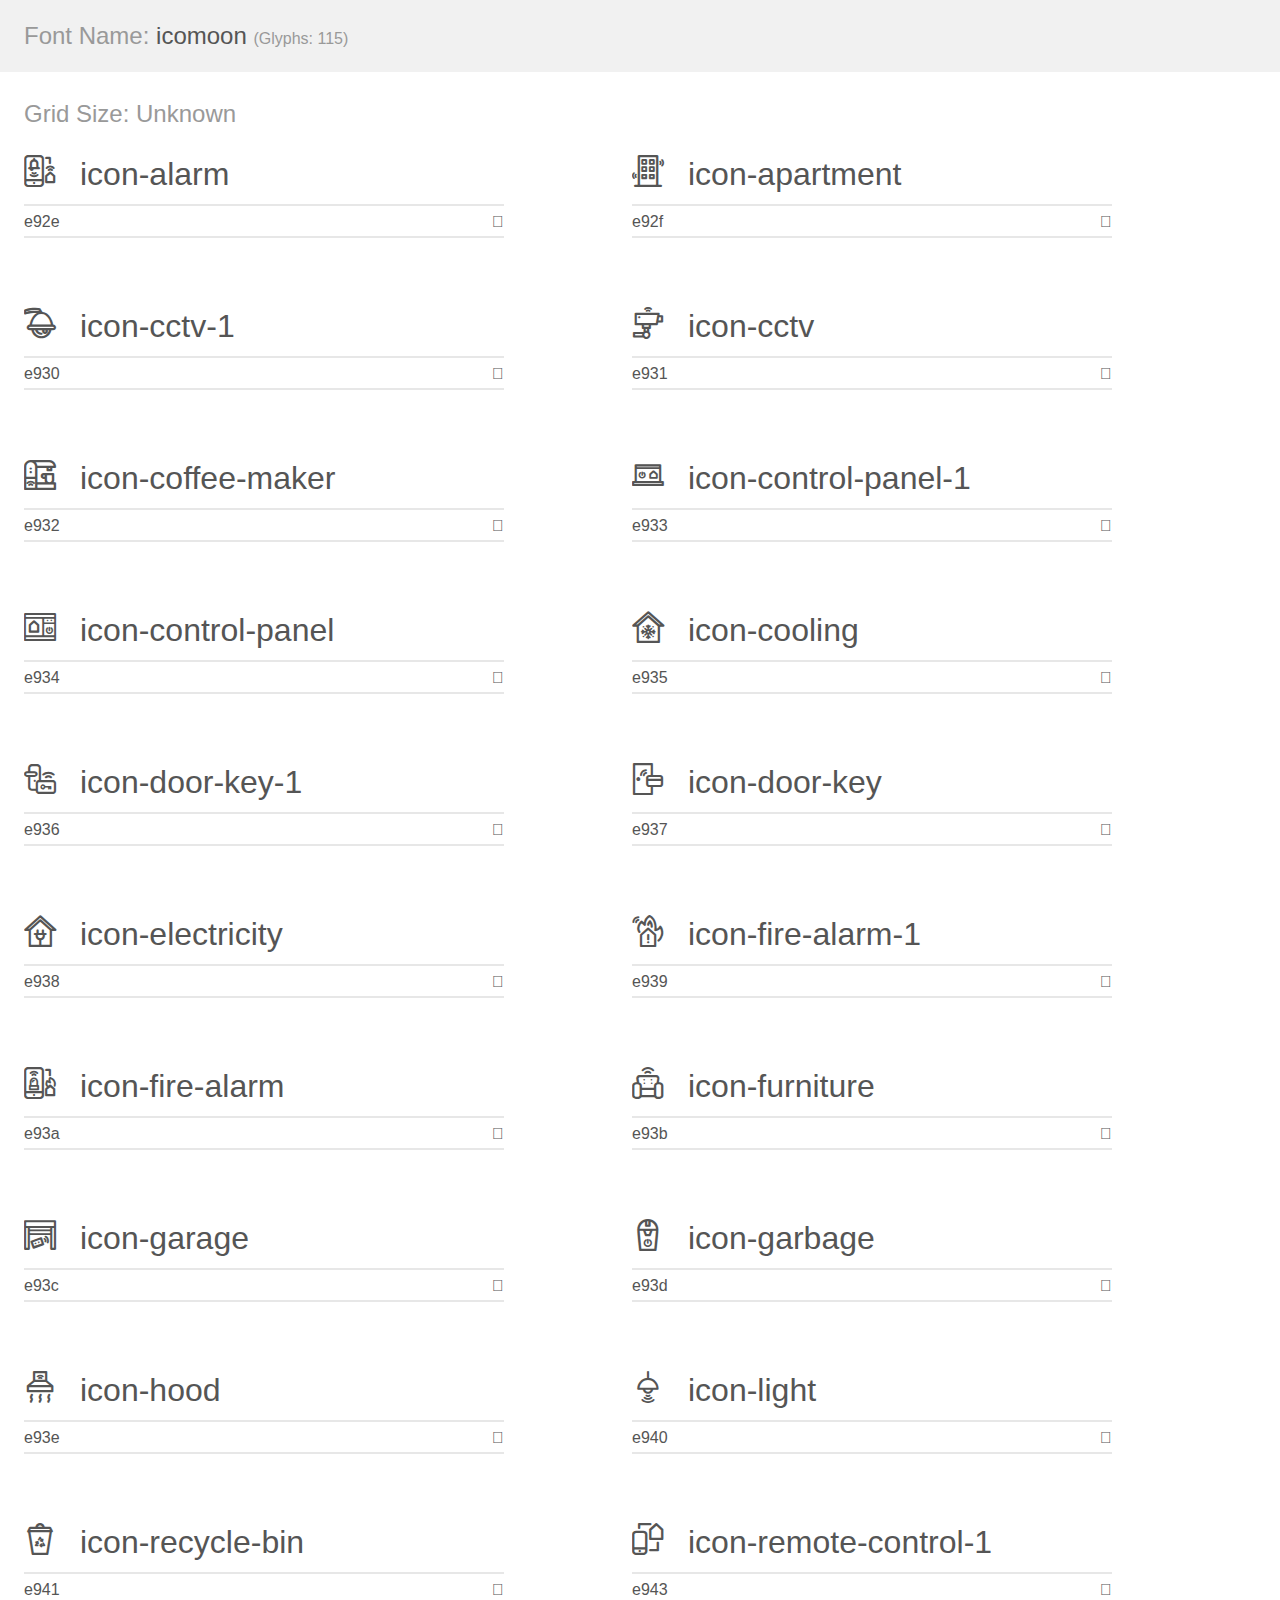
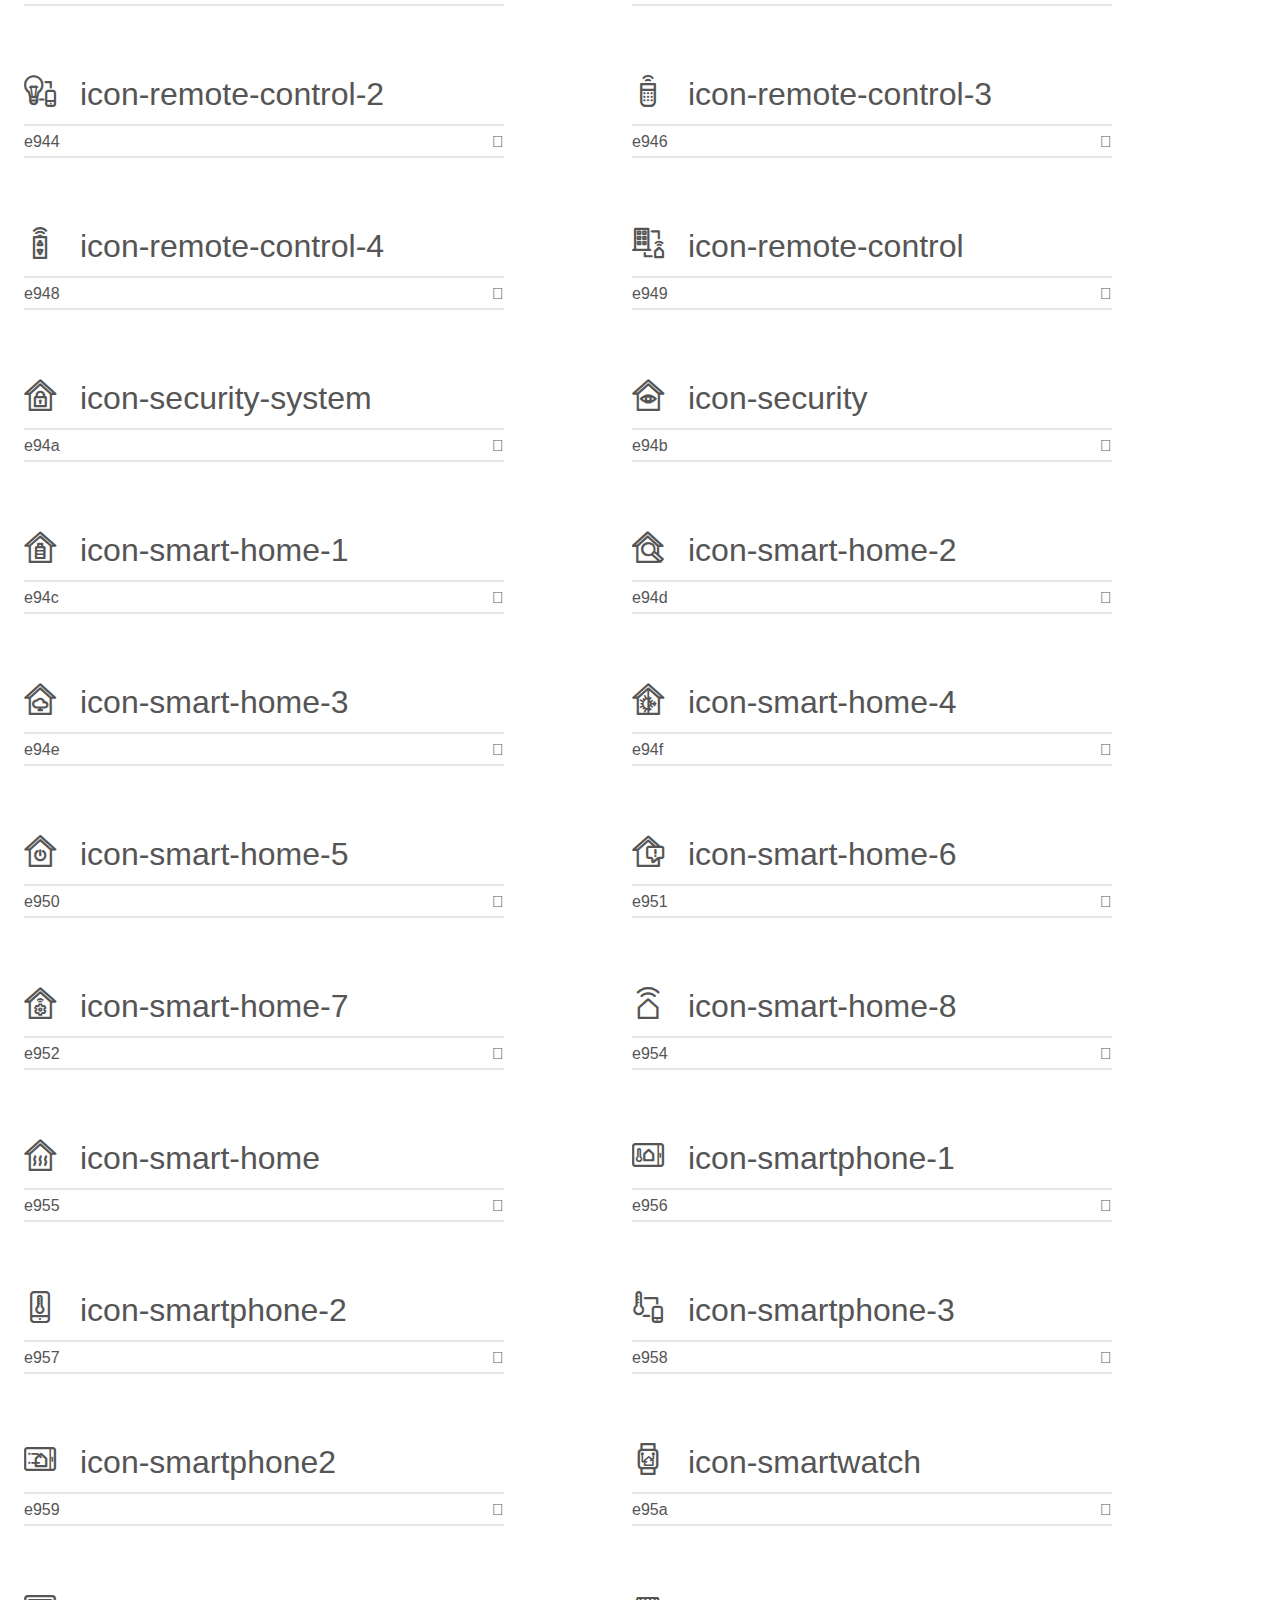
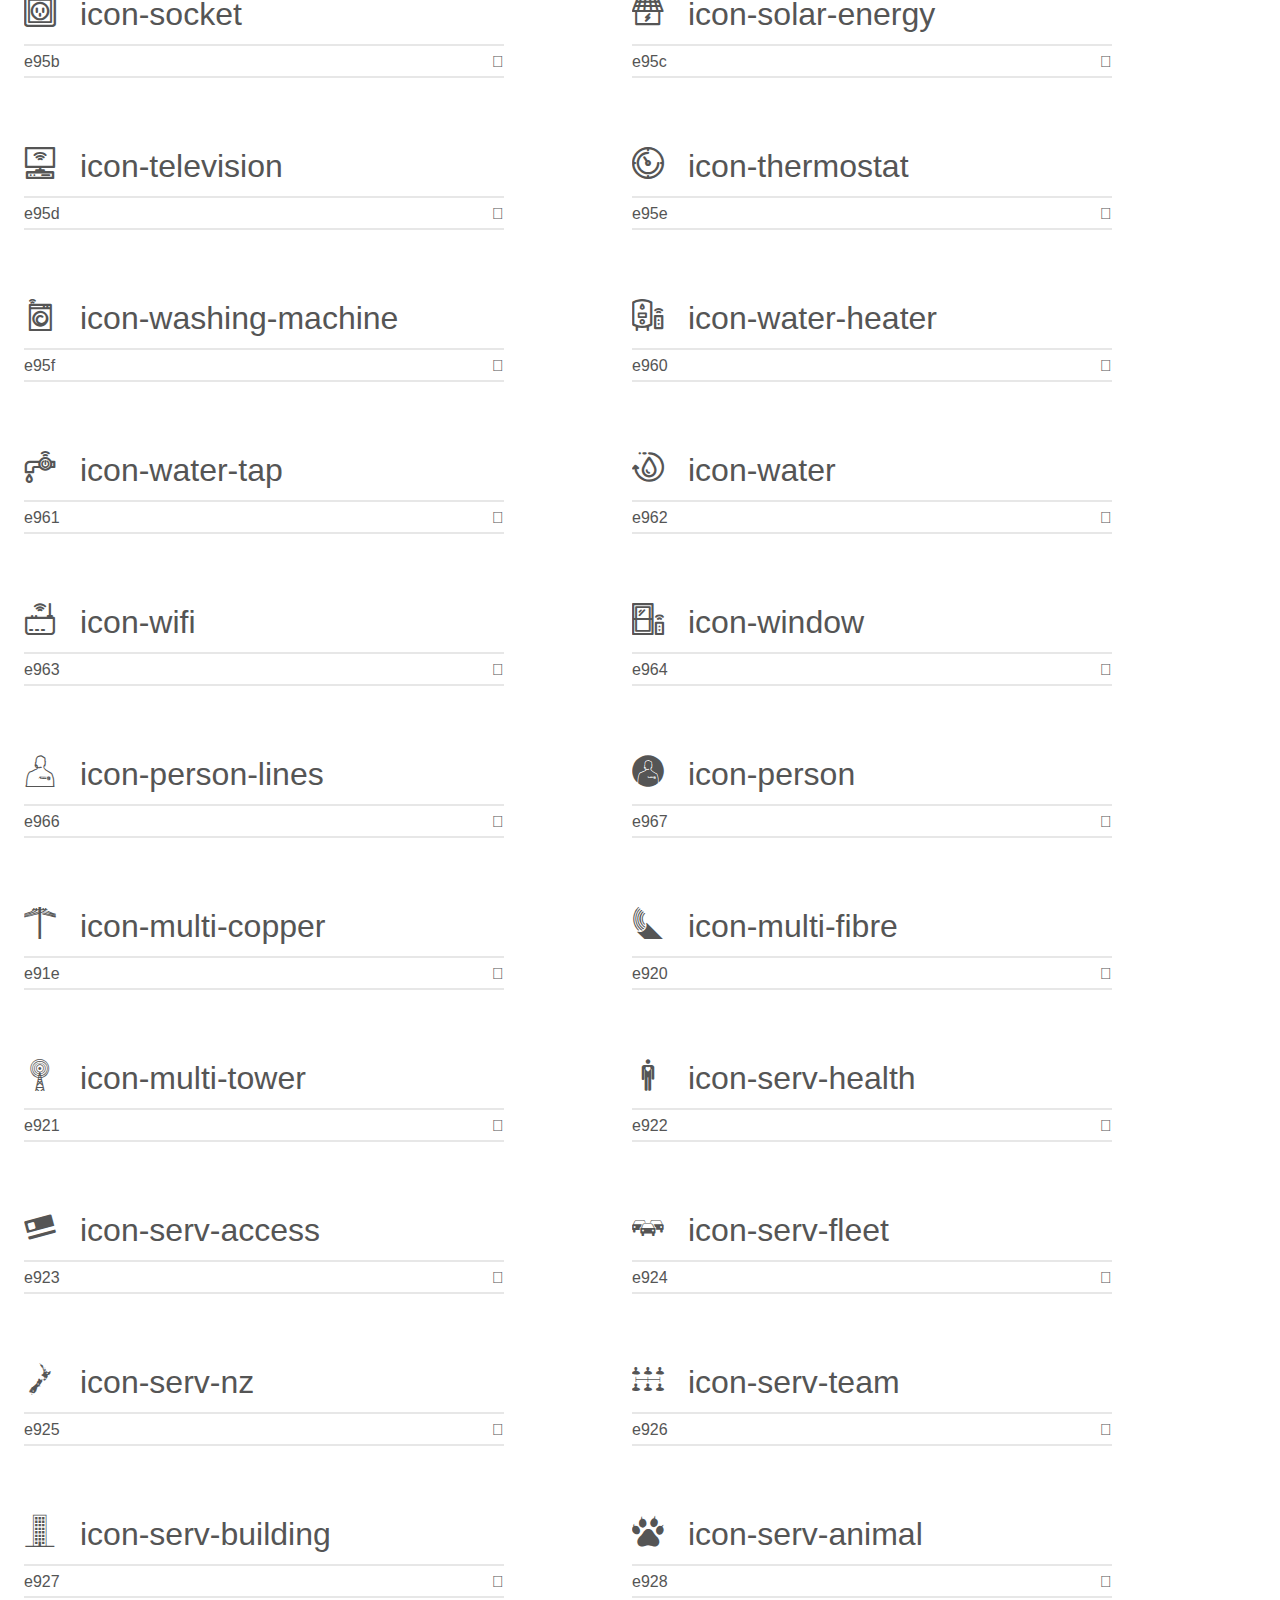
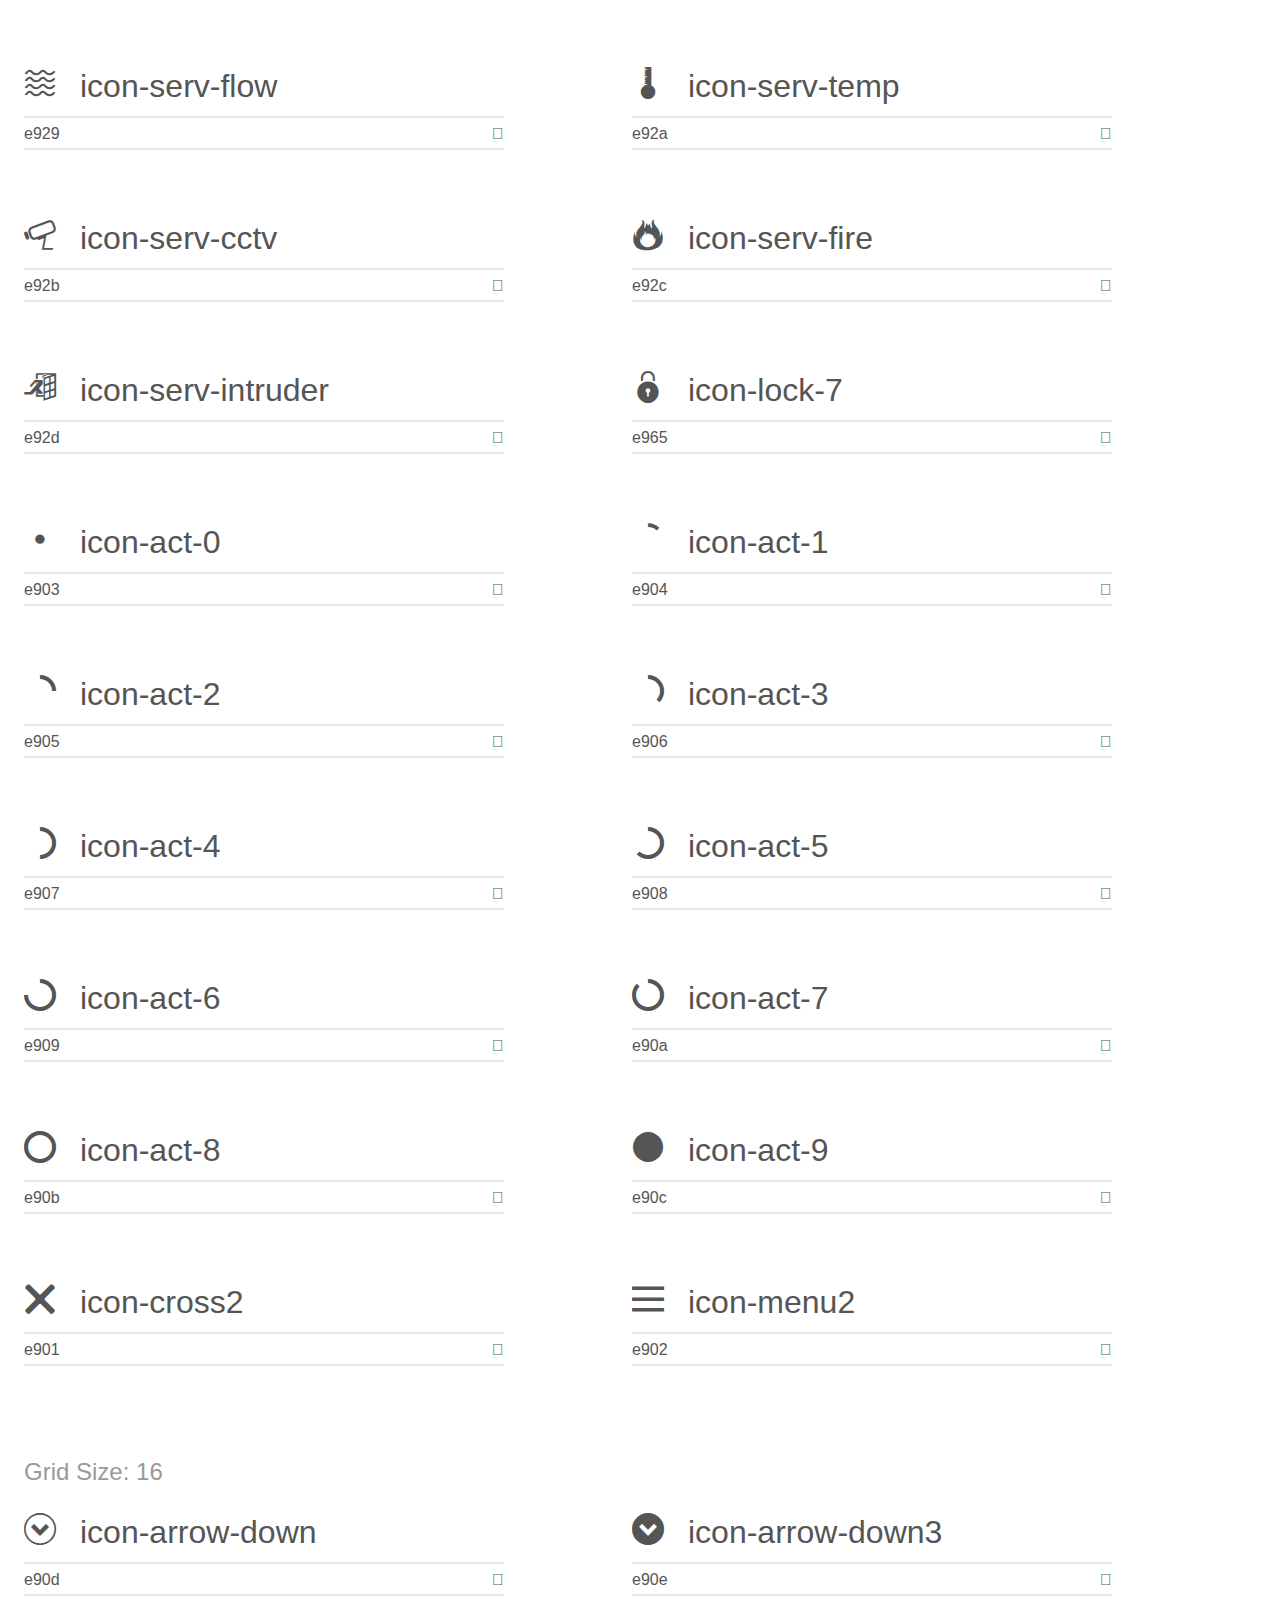
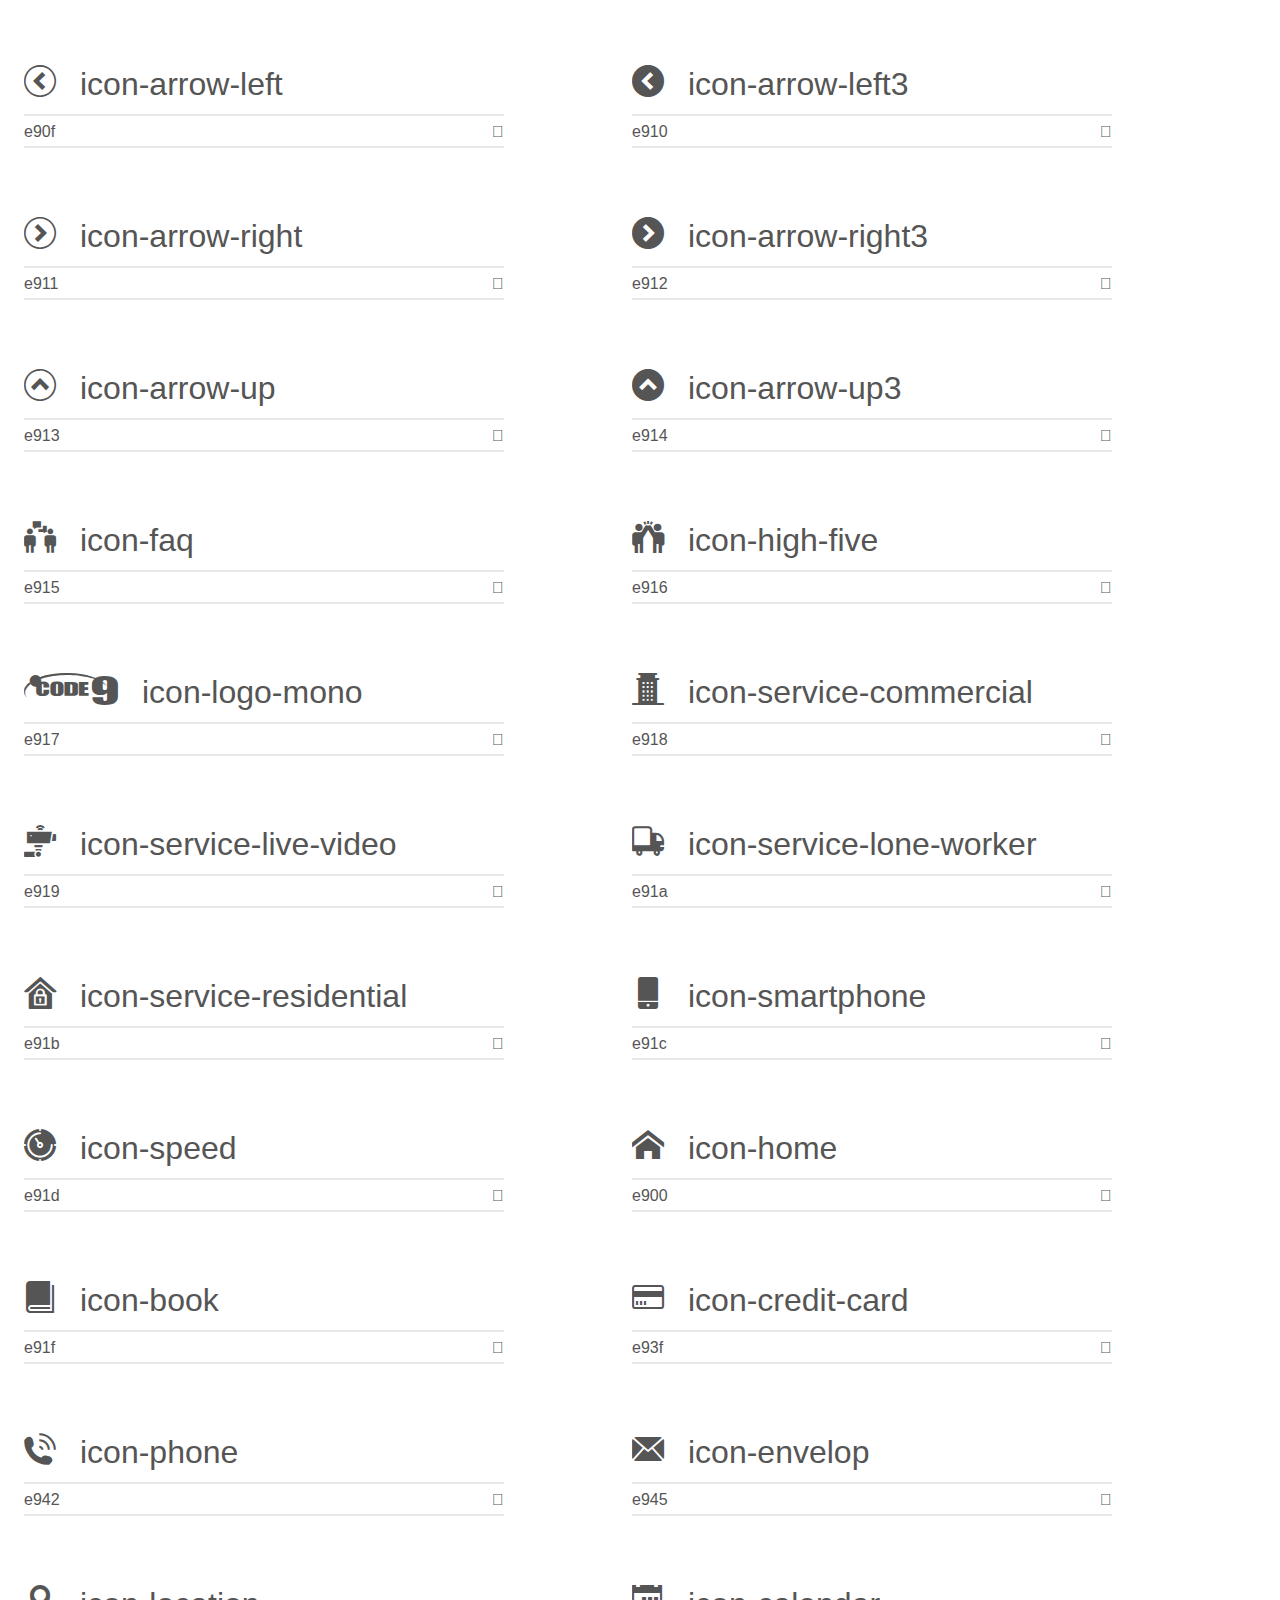
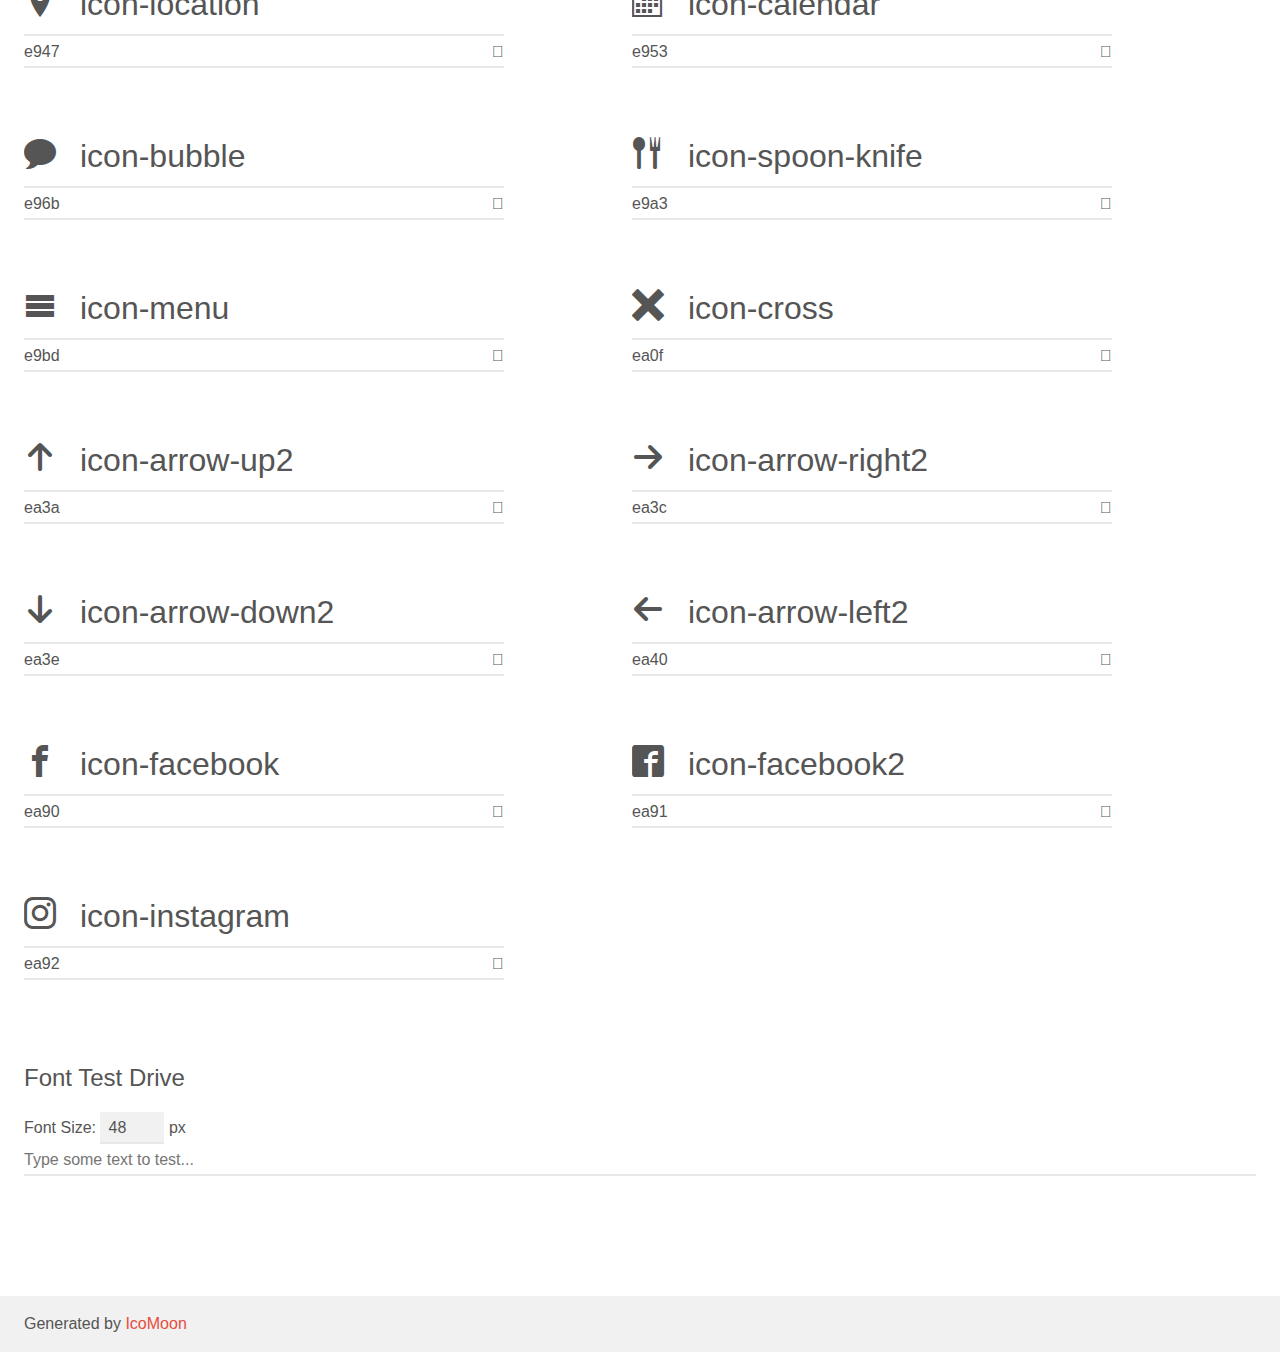
<file: site/code9/images/icons/icomoon/demo.html>
<!doctype html>
<html>
<head>
    <meta charset="utf-8">
    <title>IcoMoon Demo</title>
    <meta name="description" content="An Icon Font Generated By IcoMoon.io">
    <meta name="viewport" content="width=device-width, initial-scale=1">
    <link rel="stylesheet" href="demo-files/demo.css">
    <link rel="stylesheet" href="style.css"></head>
<body>
    <div class="bgc1 clearfix">
        <h1 class="mhmm mvm"><span class="fgc1">Font Name:</span> icomoon <small class="fgc1">(Glyphs:&nbsp;115)</small></h1>
    </div>
    <div class="clearfix mhl ptl">
        <h1 class="mvm mtn fgc1">Grid Size: Unknown</h1>
        <div class="glyph fs1">
            <div class="clearfix bshadow0 pbs">
                <span class="icon-alarm">
                
                </span>
                <span class="mls"> icon-alarm</span>
            </div>
            <fieldset class="fs0 size1of1 clearfix hidden-false">
                <input type="text" readonly value="e92e" class="unit size1of2" />
                <input type="text" maxlength="1" readonly value="&#xe92e;" class="unitRight size1of2 talign-right" />
            </fieldset>
            <div class="fs0 bshadow0 clearfix hidden-true">
                <span class="unit pvs fgc1">liga: </span>
                <input type="text" readonly value="" class="liga unitRight" />
            </div>
        </div>
        <div class="glyph fs1">
            <div class="clearfix bshadow0 pbs">
                <span class="icon-apartment">
                
                </span>
                <span class="mls"> icon-apartment</span>
            </div>
            <fieldset class="fs0 size1of1 clearfix hidden-false">
                <input type="text" readonly value="e92f" class="unit size1of2" />
                <input type="text" maxlength="1" readonly value="&#xe92f;" class="unitRight size1of2 talign-right" />
            </fieldset>
            <div class="fs0 bshadow0 clearfix hidden-true">
                <span class="unit pvs fgc1">liga: </span>
                <input type="text" readonly value="" class="liga unitRight" />
            </div>
        </div>
        <div class="glyph fs1">
            <div class="clearfix bshadow0 pbs">
                <span class="icon-cctv-1">
                
                </span>
                <span class="mls"> icon-cctv-1</span>
            </div>
            <fieldset class="fs0 size1of1 clearfix hidden-false">
                <input type="text" readonly value="e930" class="unit size1of2" />
                <input type="text" maxlength="1" readonly value="&#xe930;" class="unitRight size1of2 talign-right" />
            </fieldset>
            <div class="fs0 bshadow0 clearfix hidden-true">
                <span class="unit pvs fgc1">liga: </span>
                <input type="text" readonly value="" class="liga unitRight" />
            </div>
        </div>
        <div class="glyph fs1">
            <div class="clearfix bshadow0 pbs">
                <span class="icon-cctv">
                
                </span>
                <span class="mls"> icon-cctv</span>
            </div>
            <fieldset class="fs0 size1of1 clearfix hidden-false">
                <input type="text" readonly value="e931" class="unit size1of2" />
                <input type="text" maxlength="1" readonly value="&#xe931;" class="unitRight size1of2 talign-right" />
            </fieldset>
            <div class="fs0 bshadow0 clearfix hidden-true">
                <span class="unit pvs fgc1">liga: </span>
                <input type="text" readonly value="" class="liga unitRight" />
            </div>
        </div>
        <div class="glyph fs1">
            <div class="clearfix bshadow0 pbs">
                <span class="icon-coffee-maker">
                
                </span>
                <span class="mls"> icon-coffee-maker</span>
            </div>
            <fieldset class="fs0 size1of1 clearfix hidden-false">
                <input type="text" readonly value="e932" class="unit size1of2" />
                <input type="text" maxlength="1" readonly value="&#xe932;" class="unitRight size1of2 talign-right" />
            </fieldset>
            <div class="fs0 bshadow0 clearfix hidden-true">
                <span class="unit pvs fgc1">liga: </span>
                <input type="text" readonly value="" class="liga unitRight" />
            </div>
        </div>
        <div class="glyph fs1">
            <div class="clearfix bshadow0 pbs">
                <span class="icon-control-panel-1">
                
                </span>
                <span class="mls"> icon-control-panel-1</span>
            </div>
            <fieldset class="fs0 size1of1 clearfix hidden-false">
                <input type="text" readonly value="e933" class="unit size1of2" />
                <input type="text" maxlength="1" readonly value="&#xe933;" class="unitRight size1of2 talign-right" />
            </fieldset>
            <div class="fs0 bshadow0 clearfix hidden-true">
                <span class="unit pvs fgc1">liga: </span>
                <input type="text" readonly value="" class="liga unitRight" />
            </div>
        </div>
        <div class="glyph fs1">
            <div class="clearfix bshadow0 pbs">
                <span class="icon-control-panel">
                
                </span>
                <span class="mls"> icon-control-panel</span>
            </div>
            <fieldset class="fs0 size1of1 clearfix hidden-false">
                <input type="text" readonly value="e934" class="unit size1of2" />
                <input type="text" maxlength="1" readonly value="&#xe934;" class="unitRight size1of2 talign-right" />
            </fieldset>
            <div class="fs0 bshadow0 clearfix hidden-true">
                <span class="unit pvs fgc1">liga: </span>
                <input type="text" readonly value="" class="liga unitRight" />
            </div>
        </div>
        <div class="glyph fs1">
            <div class="clearfix bshadow0 pbs">
                <span class="icon-cooling">
                
                </span>
                <span class="mls"> icon-cooling</span>
            </div>
            <fieldset class="fs0 size1of1 clearfix hidden-false">
                <input type="text" readonly value="e935" class="unit size1of2" />
                <input type="text" maxlength="1" readonly value="&#xe935;" class="unitRight size1of2 talign-right" />
            </fieldset>
            <div class="fs0 bshadow0 clearfix hidden-true">
                <span class="unit pvs fgc1">liga: </span>
                <input type="text" readonly value="" class="liga unitRight" />
            </div>
        </div>
        <div class="glyph fs1">
            <div class="clearfix bshadow0 pbs">
                <span class="icon-door-key-1">
                
                </span>
                <span class="mls"> icon-door-key-1</span>
            </div>
            <fieldset class="fs0 size1of1 clearfix hidden-false">
                <input type="text" readonly value="e936" class="unit size1of2" />
                <input type="text" maxlength="1" readonly value="&#xe936;" class="unitRight size1of2 talign-right" />
            </fieldset>
            <div class="fs0 bshadow0 clearfix hidden-true">
                <span class="unit pvs fgc1">liga: </span>
                <input type="text" readonly value="" class="liga unitRight" />
            </div>
        </div>
        <div class="glyph fs1">
            <div class="clearfix bshadow0 pbs">
                <span class="icon-door-key">
                
                </span>
                <span class="mls"> icon-door-key</span>
            </div>
            <fieldset class="fs0 size1of1 clearfix hidden-false">
                <input type="text" readonly value="e937" class="unit size1of2" />
                <input type="text" maxlength="1" readonly value="&#xe937;" class="unitRight size1of2 talign-right" />
            </fieldset>
            <div class="fs0 bshadow0 clearfix hidden-true">
                <span class="unit pvs fgc1">liga: </span>
                <input type="text" readonly value="" class="liga unitRight" />
            </div>
        </div>
        <div class="glyph fs1">
            <div class="clearfix bshadow0 pbs">
                <span class="icon-electricity">
                
                </span>
                <span class="mls"> icon-electricity</span>
            </div>
            <fieldset class="fs0 size1of1 clearfix hidden-false">
                <input type="text" readonly value="e938" class="unit size1of2" />
                <input type="text" maxlength="1" readonly value="&#xe938;" class="unitRight size1of2 talign-right" />
            </fieldset>
            <div class="fs0 bshadow0 clearfix hidden-true">
                <span class="unit pvs fgc1">liga: </span>
                <input type="text" readonly value="" class="liga unitRight" />
            </div>
        </div>
        <div class="glyph fs1">
            <div class="clearfix bshadow0 pbs">
                <span class="icon-fire-alarm-1">
                
                </span>
                <span class="mls"> icon-fire-alarm-1</span>
            </div>
            <fieldset class="fs0 size1of1 clearfix hidden-false">
                <input type="text" readonly value="e939" class="unit size1of2" />
                <input type="text" maxlength="1" readonly value="&#xe939;" class="unitRight size1of2 talign-right" />
            </fieldset>
            <div class="fs0 bshadow0 clearfix hidden-true">
                <span class="unit pvs fgc1">liga: </span>
                <input type="text" readonly value="" class="liga unitRight" />
            </div>
        </div>
        <div class="glyph fs1">
            <div class="clearfix bshadow0 pbs">
                <span class="icon-fire-alarm">
                
                </span>
                <span class="mls"> icon-fire-alarm</span>
            </div>
            <fieldset class="fs0 size1of1 clearfix hidden-false">
                <input type="text" readonly value="e93a" class="unit size1of2" />
                <input type="text" maxlength="1" readonly value="&#xe93a;" class="unitRight size1of2 talign-right" />
            </fieldset>
            <div class="fs0 bshadow0 clearfix hidden-true">
                <span class="unit pvs fgc1">liga: </span>
                <input type="text" readonly value="" class="liga unitRight" />
            </div>
        </div>
        <div class="glyph fs1">
            <div class="clearfix bshadow0 pbs">
                <span class="icon-furniture">
                
                </span>
                <span class="mls"> icon-furniture</span>
            </div>
            <fieldset class="fs0 size1of1 clearfix hidden-false">
                <input type="text" readonly value="e93b" class="unit size1of2" />
                <input type="text" maxlength="1" readonly value="&#xe93b;" class="unitRight size1of2 talign-right" />
            </fieldset>
            <div class="fs0 bshadow0 clearfix hidden-true">
                <span class="unit pvs fgc1">liga: </span>
                <input type="text" readonly value="" class="liga unitRight" />
            </div>
        </div>
        <div class="glyph fs1">
            <div class="clearfix bshadow0 pbs">
                <span class="icon-garage">
                
                </span>
                <span class="mls"> icon-garage</span>
            </div>
            <fieldset class="fs0 size1of1 clearfix hidden-false">
                <input type="text" readonly value="e93c" class="unit size1of2" />
                <input type="text" maxlength="1" readonly value="&#xe93c;" class="unitRight size1of2 talign-right" />
            </fieldset>
            <div class="fs0 bshadow0 clearfix hidden-true">
                <span class="unit pvs fgc1">liga: </span>
                <input type="text" readonly value="" class="liga unitRight" />
            </div>
        </div>
        <div class="glyph fs1">
            <div class="clearfix bshadow0 pbs">
                <span class="icon-garbage">
                
                </span>
                <span class="mls"> icon-garbage</span>
            </div>
            <fieldset class="fs0 size1of1 clearfix hidden-false">
                <input type="text" readonly value="e93d" class="unit size1of2" />
                <input type="text" maxlength="1" readonly value="&#xe93d;" class="unitRight size1of2 talign-right" />
            </fieldset>
            <div class="fs0 bshadow0 clearfix hidden-true">
                <span class="unit pvs fgc1">liga: </span>
                <input type="text" readonly value="" class="liga unitRight" />
            </div>
        </div>
        <div class="glyph fs1">
            <div class="clearfix bshadow0 pbs">
                <span class="icon-hood">
                
                </span>
                <span class="mls"> icon-hood</span>
            </div>
            <fieldset class="fs0 size1of1 clearfix hidden-false">
                <input type="text" readonly value="e93e" class="unit size1of2" />
                <input type="text" maxlength="1" readonly value="&#xe93e;" class="unitRight size1of2 talign-right" />
            </fieldset>
            <div class="fs0 bshadow0 clearfix hidden-true">
                <span class="unit pvs fgc1">liga: </span>
                <input type="text" readonly value="" class="liga unitRight" />
            </div>
        </div>
        <div class="glyph fs1">
            <div class="clearfix bshadow0 pbs">
                <span class="icon-light">
                
                </span>
                <span class="mls"> icon-light</span>
            </div>
            <fieldset class="fs0 size1of1 clearfix hidden-false">
                <input type="text" readonly value="e940" class="unit size1of2" />
                <input type="text" maxlength="1" readonly value="&#xe940;" class="unitRight size1of2 talign-right" />
            </fieldset>
            <div class="fs0 bshadow0 clearfix hidden-true">
                <span class="unit pvs fgc1">liga: </span>
                <input type="text" readonly value="" class="liga unitRight" />
            </div>
        </div>
        <div class="glyph fs1">
            <div class="clearfix bshadow0 pbs">
                <span class="icon-recycle-bin">
                
                </span>
                <span class="mls"> icon-recycle-bin</span>
            </div>
            <fieldset class="fs0 size1of1 clearfix hidden-false">
                <input type="text" readonly value="e941" class="unit size1of2" />
                <input type="text" maxlength="1" readonly value="&#xe941;" class="unitRight size1of2 talign-right" />
            </fieldset>
            <div class="fs0 bshadow0 clearfix hidden-true">
                <span class="unit pvs fgc1">liga: </span>
                <input type="text" readonly value="" class="liga unitRight" />
            </div>
        </div>
        <div class="glyph fs1">
            <div class="clearfix bshadow0 pbs">
                <span class="icon-remote-control-1">
                
                </span>
                <span class="mls"> icon-remote-control-1</span>
            </div>
            <fieldset class="fs0 size1of1 clearfix hidden-false">
                <input type="text" readonly value="e943" class="unit size1of2" />
                <input type="text" maxlength="1" readonly value="&#xe943;" class="unitRight size1of2 talign-right" />
            </fieldset>
            <div class="fs0 bshadow0 clearfix hidden-true">
                <span class="unit pvs fgc1">liga: </span>
                <input type="text" readonly value="" class="liga unitRight" />
            </div>
        </div>
        <div class="glyph fs1">
            <div class="clearfix bshadow0 pbs">
                <span class="icon-remote-control-2">
                
                </span>
                <span class="mls"> icon-remote-control-2</span>
            </div>
            <fieldset class="fs0 size1of1 clearfix hidden-false">
                <input type="text" readonly value="e944" class="unit size1of2" />
                <input type="text" maxlength="1" readonly value="&#xe944;" class="unitRight size1of2 talign-right" />
            </fieldset>
            <div class="fs0 bshadow0 clearfix hidden-true">
                <span class="unit pvs fgc1">liga: </span>
                <input type="text" readonly value="" class="liga unitRight" />
            </div>
        </div>
        <div class="glyph fs1">
            <div class="clearfix bshadow0 pbs">
                <span class="icon-remote-control-3">
                
                </span>
                <span class="mls"> icon-remote-control-3</span>
            </div>
            <fieldset class="fs0 size1of1 clearfix hidden-false">
                <input type="text" readonly value="e946" class="unit size1of2" />
                <input type="text" maxlength="1" readonly value="&#xe946;" class="unitRight size1of2 talign-right" />
            </fieldset>
            <div class="fs0 bshadow0 clearfix hidden-true">
                <span class="unit pvs fgc1">liga: </span>
                <input type="text" readonly value="" class="liga unitRight" />
            </div>
        </div>
        <div class="glyph fs1">
            <div class="clearfix bshadow0 pbs">
                <span class="icon-remote-control-4">
                
                </span>
                <span class="mls"> icon-remote-control-4</span>
            </div>
            <fieldset class="fs0 size1of1 clearfix hidden-false">
                <input type="text" readonly value="e948" class="unit size1of2" />
                <input type="text" maxlength="1" readonly value="&#xe948;" class="unitRight size1of2 talign-right" />
            </fieldset>
            <div class="fs0 bshadow0 clearfix hidden-true">
                <span class="unit pvs fgc1">liga: </span>
                <input type="text" readonly value="" class="liga unitRight" />
            </div>
        </div>
        <div class="glyph fs1">
            <div class="clearfix bshadow0 pbs">
                <span class="icon-remote-control">
                
                </span>
                <span class="mls"> icon-remote-control</span>
            </div>
            <fieldset class="fs0 size1of1 clearfix hidden-false">
                <input type="text" readonly value="e949" class="unit size1of2" />
                <input type="text" maxlength="1" readonly value="&#xe949;" class="unitRight size1of2 talign-right" />
            </fieldset>
            <div class="fs0 bshadow0 clearfix hidden-true">
                <span class="unit pvs fgc1">liga: </span>
                <input type="text" readonly value="" class="liga unitRight" />
            </div>
        </div>
        <div class="glyph fs1">
            <div class="clearfix bshadow0 pbs">
                <span class="icon-security-system">
                
                </span>
                <span class="mls"> icon-security-system</span>
            </div>
            <fieldset class="fs0 size1of1 clearfix hidden-false">
                <input type="text" readonly value="e94a" class="unit size1of2" />
                <input type="text" maxlength="1" readonly value="&#xe94a;" class="unitRight size1of2 talign-right" />
            </fieldset>
            <div class="fs0 bshadow0 clearfix hidden-true">
                <span class="unit pvs fgc1">liga: </span>
                <input type="text" readonly value="" class="liga unitRight" />
            </div>
        </div>
        <div class="glyph fs1">
            <div class="clearfix bshadow0 pbs">
                <span class="icon-security">
                
                </span>
                <span class="mls"> icon-security</span>
            </div>
            <fieldset class="fs0 size1of1 clearfix hidden-false">
                <input type="text" readonly value="e94b" class="unit size1of2" />
                <input type="text" maxlength="1" readonly value="&#xe94b;" class="unitRight size1of2 talign-right" />
            </fieldset>
            <div class="fs0 bshadow0 clearfix hidden-true">
                <span class="unit pvs fgc1">liga: </span>
                <input type="text" readonly value="" class="liga unitRight" />
            </div>
        </div>
        <div class="glyph fs1">
            <div class="clearfix bshadow0 pbs">
                <span class="icon-smart-home-1">
                
                </span>
                <span class="mls"> icon-smart-home-1</span>
            </div>
            <fieldset class="fs0 size1of1 clearfix hidden-false">
                <input type="text" readonly value="e94c" class="unit size1of2" />
                <input type="text" maxlength="1" readonly value="&#xe94c;" class="unitRight size1of2 talign-right" />
            </fieldset>
            <div class="fs0 bshadow0 clearfix hidden-true">
                <span class="unit pvs fgc1">liga: </span>
                <input type="text" readonly value="" class="liga unitRight" />
            </div>
        </div>
        <div class="glyph fs1">
            <div class="clearfix bshadow0 pbs">
                <span class="icon-smart-home-2">
                
                </span>
                <span class="mls"> icon-smart-home-2</span>
            </div>
            <fieldset class="fs0 size1of1 clearfix hidden-false">
                <input type="text" readonly value="e94d" class="unit size1of2" />
                <input type="text" maxlength="1" readonly value="&#xe94d;" class="unitRight size1of2 talign-right" />
            </fieldset>
            <div class="fs0 bshadow0 clearfix hidden-true">
                <span class="unit pvs fgc1">liga: </span>
                <input type="text" readonly value="" class="liga unitRight" />
            </div>
        </div>
        <div class="glyph fs1">
            <div class="clearfix bshadow0 pbs">
                <span class="icon-smart-home-3">
                
                </span>
                <span class="mls"> icon-smart-home-3</span>
            </div>
            <fieldset class="fs0 size1of1 clearfix hidden-false">
                <input type="text" readonly value="e94e" class="unit size1of2" />
                <input type="text" maxlength="1" readonly value="&#xe94e;" class="unitRight size1of2 talign-right" />
            </fieldset>
            <div class="fs0 bshadow0 clearfix hidden-true">
                <span class="unit pvs fgc1">liga: </span>
                <input type="text" readonly value="" class="liga unitRight" />
            </div>
        </div>
        <div class="glyph fs1">
            <div class="clearfix bshadow0 pbs">
                <span class="icon-smart-home-4">
                
                </span>
                <span class="mls"> icon-smart-home-4</span>
            </div>
            <fieldset class="fs0 size1of1 clearfix hidden-false">
                <input type="text" readonly value="e94f" class="unit size1of2" />
                <input type="text" maxlength="1" readonly value="&#xe94f;" class="unitRight size1of2 talign-right" />
            </fieldset>
            <div class="fs0 bshadow0 clearfix hidden-true">
                <span class="unit pvs fgc1">liga: </span>
                <input type="text" readonly value="" class="liga unitRight" />
            </div>
        </div>
        <div class="glyph fs1">
            <div class="clearfix bshadow0 pbs">
                <span class="icon-smart-home-5">
                
                </span>
                <span class="mls"> icon-smart-home-5</span>
            </div>
            <fieldset class="fs0 size1of1 clearfix hidden-false">
                <input type="text" readonly value="e950" class="unit size1of2" />
                <input type="text" maxlength="1" readonly value="&#xe950;" class="unitRight size1of2 talign-right" />
            </fieldset>
            <div class="fs0 bshadow0 clearfix hidden-true">
                <span class="unit pvs fgc1">liga: </span>
                <input type="text" readonly value="" class="liga unitRight" />
            </div>
        </div>
        <div class="glyph fs1">
            <div class="clearfix bshadow0 pbs">
                <span class="icon-smart-home-6">
                
                </span>
                <span class="mls"> icon-smart-home-6</span>
            </div>
            <fieldset class="fs0 size1of1 clearfix hidden-false">
                <input type="text" readonly value="e951" class="unit size1of2" />
                <input type="text" maxlength="1" readonly value="&#xe951;" class="unitRight size1of2 talign-right" />
            </fieldset>
            <div class="fs0 bshadow0 clearfix hidden-true">
                <span class="unit pvs fgc1">liga: </span>
                <input type="text" readonly value="" class="liga unitRight" />
            </div>
        </div>
        <div class="glyph fs1">
            <div class="clearfix bshadow0 pbs">
                <span class="icon-smart-home-7">
                
                </span>
                <span class="mls"> icon-smart-home-7</span>
            </div>
            <fieldset class="fs0 size1of1 clearfix hidden-false">
                <input type="text" readonly value="e952" class="unit size1of2" />
                <input type="text" maxlength="1" readonly value="&#xe952;" class="unitRight size1of2 talign-right" />
            </fieldset>
            <div class="fs0 bshadow0 clearfix hidden-true">
                <span class="unit pvs fgc1">liga: </span>
                <input type="text" readonly value="" class="liga unitRight" />
            </div>
        </div>
        <div class="glyph fs1">
            <div class="clearfix bshadow0 pbs">
                <span class="icon-smart-home-8">
                
                </span>
                <span class="mls"> icon-smart-home-8</span>
            </div>
            <fieldset class="fs0 size1of1 clearfix hidden-false">
                <input type="text" readonly value="e954" class="unit size1of2" />
                <input type="text" maxlength="1" readonly value="&#xe954;" class="unitRight size1of2 talign-right" />
            </fieldset>
            <div class="fs0 bshadow0 clearfix hidden-true">
                <span class="unit pvs fgc1">liga: </span>
                <input type="text" readonly value="" class="liga unitRight" />
            </div>
        </div>
        <div class="glyph fs1">
            <div class="clearfix bshadow0 pbs">
                <span class="icon-smart-home">
                
                </span>
                <span class="mls"> icon-smart-home</span>
            </div>
            <fieldset class="fs0 size1of1 clearfix hidden-false">
                <input type="text" readonly value="e955" class="unit size1of2" />
                <input type="text" maxlength="1" readonly value="&#xe955;" class="unitRight size1of2 talign-right" />
            </fieldset>
            <div class="fs0 bshadow0 clearfix hidden-true">
                <span class="unit pvs fgc1">liga: </span>
                <input type="text" readonly value="" class="liga unitRight" />
            </div>
        </div>
        <div class="glyph fs1">
            <div class="clearfix bshadow0 pbs">
                <span class="icon-smartphone-1">
                
                </span>
                <span class="mls"> icon-smartphone-1</span>
            </div>
            <fieldset class="fs0 size1of1 clearfix hidden-false">
                <input type="text" readonly value="e956" class="unit size1of2" />
                <input type="text" maxlength="1" readonly value="&#xe956;" class="unitRight size1of2 talign-right" />
            </fieldset>
            <div class="fs0 bshadow0 clearfix hidden-true">
                <span class="unit pvs fgc1">liga: </span>
                <input type="text" readonly value="" class="liga unitRight" />
            </div>
        </div>
        <div class="glyph fs1">
            <div class="clearfix bshadow0 pbs">
                <span class="icon-smartphone-2">
                
                </span>
                <span class="mls"> icon-smartphone-2</span>
            </div>
            <fieldset class="fs0 size1of1 clearfix hidden-false">
                <input type="text" readonly value="e957" class="unit size1of2" />
                <input type="text" maxlength="1" readonly value="&#xe957;" class="unitRight size1of2 talign-right" />
            </fieldset>
            <div class="fs0 bshadow0 clearfix hidden-true">
                <span class="unit pvs fgc1">liga: </span>
                <input type="text" readonly value="" class="liga unitRight" />
            </div>
        </div>
        <div class="glyph fs1">
            <div class="clearfix bshadow0 pbs">
                <span class="icon-smartphone-3">
                
                </span>
                <span class="mls"> icon-smartphone-3</span>
            </div>
            <fieldset class="fs0 size1of1 clearfix hidden-false">
                <input type="text" readonly value="e958" class="unit size1of2" />
                <input type="text" maxlength="1" readonly value="&#xe958;" class="unitRight size1of2 talign-right" />
            </fieldset>
            <div class="fs0 bshadow0 clearfix hidden-true">
                <span class="unit pvs fgc1">liga: </span>
                <input type="text" readonly value="" class="liga unitRight" />
            </div>
        </div>
        <div class="glyph fs1">
            <div class="clearfix bshadow0 pbs">
                <span class="icon-smartphone2">
                
                </span>
                <span class="mls"> icon-smartphone2</span>
            </div>
            <fieldset class="fs0 size1of1 clearfix hidden-false">
                <input type="text" readonly value="e959" class="unit size1of2" />
                <input type="text" maxlength="1" readonly value="&#xe959;" class="unitRight size1of2 talign-right" />
            </fieldset>
            <div class="fs0 bshadow0 clearfix hidden-true">
                <span class="unit pvs fgc1">liga: </span>
                <input type="text" readonly value="" class="liga unitRight" />
            </div>
        </div>
        <div class="glyph fs1">
            <div class="clearfix bshadow0 pbs">
                <span class="icon-smartwatch">
                
                </span>
                <span class="mls"> icon-smartwatch</span>
            </div>
            <fieldset class="fs0 size1of1 clearfix hidden-false">
                <input type="text" readonly value="e95a" class="unit size1of2" />
                <input type="text" maxlength="1" readonly value="&#xe95a;" class="unitRight size1of2 talign-right" />
            </fieldset>
            <div class="fs0 bshadow0 clearfix hidden-true">
                <span class="unit pvs fgc1">liga: </span>
                <input type="text" readonly value="" class="liga unitRight" />
            </div>
        </div>
        <div class="glyph fs1">
            <div class="clearfix bshadow0 pbs">
                <span class="icon-socket">
                
                </span>
                <span class="mls"> icon-socket</span>
            </div>
            <fieldset class="fs0 size1of1 clearfix hidden-false">
                <input type="text" readonly value="e95b" class="unit size1of2" />
                <input type="text" maxlength="1" readonly value="&#xe95b;" class="unitRight size1of2 talign-right" />
            </fieldset>
            <div class="fs0 bshadow0 clearfix hidden-true">
                <span class="unit pvs fgc1">liga: </span>
                <input type="text" readonly value="" class="liga unitRight" />
            </div>
        </div>
        <div class="glyph fs1">
            <div class="clearfix bshadow0 pbs">
                <span class="icon-solar-energy">
                
                </span>
                <span class="mls"> icon-solar-energy</span>
            </div>
            <fieldset class="fs0 size1of1 clearfix hidden-false">
                <input type="text" readonly value="e95c" class="unit size1of2" />
                <input type="text" maxlength="1" readonly value="&#xe95c;" class="unitRight size1of2 talign-right" />
            </fieldset>
            <div class="fs0 bshadow0 clearfix hidden-true">
                <span class="unit pvs fgc1">liga: </span>
                <input type="text" readonly value="" class="liga unitRight" />
            </div>
        </div>
        <div class="glyph fs1">
            <div class="clearfix bshadow0 pbs">
                <span class="icon-television">
                
                </span>
                <span class="mls"> icon-television</span>
            </div>
            <fieldset class="fs0 size1of1 clearfix hidden-false">
                <input type="text" readonly value="e95d" class="unit size1of2" />
                <input type="text" maxlength="1" readonly value="&#xe95d;" class="unitRight size1of2 talign-right" />
            </fieldset>
            <div class="fs0 bshadow0 clearfix hidden-true">
                <span class="unit pvs fgc1">liga: </span>
                <input type="text" readonly value="" class="liga unitRight" />
            </div>
        </div>
        <div class="glyph fs1">
            <div class="clearfix bshadow0 pbs">
                <span class="icon-thermostat">
                
                </span>
                <span class="mls"> icon-thermostat</span>
            </div>
            <fieldset class="fs0 size1of1 clearfix hidden-false">
                <input type="text" readonly value="e95e" class="unit size1of2" />
                <input type="text" maxlength="1" readonly value="&#xe95e;" class="unitRight size1of2 talign-right" />
            </fieldset>
            <div class="fs0 bshadow0 clearfix hidden-true">
                <span class="unit pvs fgc1">liga: </span>
                <input type="text" readonly value="" class="liga unitRight" />
            </div>
        </div>
        <div class="glyph fs1">
            <div class="clearfix bshadow0 pbs">
                <span class="icon-washing-machine">
                
                </span>
                <span class="mls"> icon-washing-machine</span>
            </div>
            <fieldset class="fs0 size1of1 clearfix hidden-false">
                <input type="text" readonly value="e95f" class="unit size1of2" />
                <input type="text" maxlength="1" readonly value="&#xe95f;" class="unitRight size1of2 talign-right" />
            </fieldset>
            <div class="fs0 bshadow0 clearfix hidden-true">
                <span class="unit pvs fgc1">liga: </span>
                <input type="text" readonly value="" class="liga unitRight" />
            </div>
        </div>
        <div class="glyph fs1">
            <div class="clearfix bshadow0 pbs">
                <span class="icon-water-heater">
                
                </span>
                <span class="mls"> icon-water-heater</span>
            </div>
            <fieldset class="fs0 size1of1 clearfix hidden-false">
                <input type="text" readonly value="e960" class="unit size1of2" />
                <input type="text" maxlength="1" readonly value="&#xe960;" class="unitRight size1of2 talign-right" />
            </fieldset>
            <div class="fs0 bshadow0 clearfix hidden-true">
                <span class="unit pvs fgc1">liga: </span>
                <input type="text" readonly value="" class="liga unitRight" />
            </div>
        </div>
        <div class="glyph fs1">
            <div class="clearfix bshadow0 pbs">
                <span class="icon-water-tap">
                
                </span>
                <span class="mls"> icon-water-tap</span>
            </div>
            <fieldset class="fs0 size1of1 clearfix hidden-false">
                <input type="text" readonly value="e961" class="unit size1of2" />
                <input type="text" maxlength="1" readonly value="&#xe961;" class="unitRight size1of2 talign-right" />
            </fieldset>
            <div class="fs0 bshadow0 clearfix hidden-true">
                <span class="unit pvs fgc1">liga: </span>
                <input type="text" readonly value="" class="liga unitRight" />
            </div>
        </div>
        <div class="glyph fs1">
            <div class="clearfix bshadow0 pbs">
                <span class="icon-water">
                
                </span>
                <span class="mls"> icon-water</span>
            </div>
            <fieldset class="fs0 size1of1 clearfix hidden-false">
                <input type="text" readonly value="e962" class="unit size1of2" />
                <input type="text" maxlength="1" readonly value="&#xe962;" class="unitRight size1of2 talign-right" />
            </fieldset>
            <div class="fs0 bshadow0 clearfix hidden-true">
                <span class="unit pvs fgc1">liga: </span>
                <input type="text" readonly value="" class="liga unitRight" />
            </div>
        </div>
        <div class="glyph fs1">
            <div class="clearfix bshadow0 pbs">
                <span class="icon-wifi">
                
                </span>
                <span class="mls"> icon-wifi</span>
            </div>
            <fieldset class="fs0 size1of1 clearfix hidden-false">
                <input type="text" readonly value="e963" class="unit size1of2" />
                <input type="text" maxlength="1" readonly value="&#xe963;" class="unitRight size1of2 talign-right" />
            </fieldset>
            <div class="fs0 bshadow0 clearfix hidden-true">
                <span class="unit pvs fgc1">liga: </span>
                <input type="text" readonly value="" class="liga unitRight" />
            </div>
        </div>
        <div class="glyph fs1">
            <div class="clearfix bshadow0 pbs">
                <span class="icon-window">
                
                </span>
                <span class="mls"> icon-window</span>
            </div>
            <fieldset class="fs0 size1of1 clearfix hidden-false">
                <input type="text" readonly value="e964" class="unit size1of2" />
                <input type="text" maxlength="1" readonly value="&#xe964;" class="unitRight size1of2 talign-right" />
            </fieldset>
            <div class="fs0 bshadow0 clearfix hidden-true">
                <span class="unit pvs fgc1">liga: </span>
                <input type="text" readonly value="" class="liga unitRight" />
            </div>
        </div>
        <div class="glyph fs1">
            <div class="clearfix bshadow0 pbs">
                <span class="icon-person-lines">
                
                </span>
                <span class="mls"> icon-person-lines</span>
            </div>
            <fieldset class="fs0 size1of1 clearfix hidden-false">
                <input type="text" readonly value="e966" class="unit size1of2" />
                <input type="text" maxlength="1" readonly value="&#xe966;" class="unitRight size1of2 talign-right" />
            </fieldset>
            <div class="fs0 bshadow0 clearfix hidden-true">
                <span class="unit pvs fgc1">liga: </span>
                <input type="text" readonly value="" class="liga unitRight" />
            </div>
        </div>
        <div class="glyph fs1">
            <div class="clearfix bshadow0 pbs">
                <span class="icon-person">
                
                </span>
                <span class="mls"> icon-person</span>
            </div>
            <fieldset class="fs0 size1of1 clearfix hidden-false">
                <input type="text" readonly value="e967" class="unit size1of2" />
                <input type="text" maxlength="1" readonly value="&#xe967;" class="unitRight size1of2 talign-right" />
            </fieldset>
            <div class="fs0 bshadow0 clearfix hidden-true">
                <span class="unit pvs fgc1">liga: </span>
                <input type="text" readonly value="" class="liga unitRight" />
            </div>
        </div>
        <div class="glyph fs1">
            <div class="clearfix bshadow0 pbs">
                <span class="icon-multi-copper">
                
                </span>
                <span class="mls"> icon-multi-copper</span>
            </div>
            <fieldset class="fs0 size1of1 clearfix hidden-false">
                <input type="text" readonly value="e91e" class="unit size1of2" />
                <input type="text" maxlength="1" readonly value="&#xe91e;" class="unitRight size1of2 talign-right" />
            </fieldset>
            <div class="fs0 bshadow0 clearfix hidden-true">
                <span class="unit pvs fgc1">liga: </span>
                <input type="text" readonly value="" class="liga unitRight" />
            </div>
        </div>
        <div class="glyph fs1">
            <div class="clearfix bshadow0 pbs">
                <span class="icon-multi-fibre">
                
                </span>
                <span class="mls"> icon-multi-fibre</span>
            </div>
            <fieldset class="fs0 size1of1 clearfix hidden-false">
                <input type="text" readonly value="e920" class="unit size1of2" />
                <input type="text" maxlength="1" readonly value="&#xe920;" class="unitRight size1of2 talign-right" />
            </fieldset>
            <div class="fs0 bshadow0 clearfix hidden-true">
                <span class="unit pvs fgc1">liga: </span>
                <input type="text" readonly value="" class="liga unitRight" />
            </div>
        </div>
        <div class="glyph fs1">
            <div class="clearfix bshadow0 pbs">
                <span class="icon-multi-tower">
                
                </span>
                <span class="mls"> icon-multi-tower</span>
            </div>
            <fieldset class="fs0 size1of1 clearfix hidden-false">
                <input type="text" readonly value="e921" class="unit size1of2" />
                <input type="text" maxlength="1" readonly value="&#xe921;" class="unitRight size1of2 talign-right" />
            </fieldset>
            <div class="fs0 bshadow0 clearfix hidden-true">
                <span class="unit pvs fgc1">liga: </span>
                <input type="text" readonly value="" class="liga unitRight" />
            </div>
        </div>
        <div class="glyph fs1">
            <div class="clearfix bshadow0 pbs">
                <span class="icon-serv-health">
                
                </span>
                <span class="mls"> icon-serv-health</span>
            </div>
            <fieldset class="fs0 size1of1 clearfix hidden-false">
                <input type="text" readonly value="e922" class="unit size1of2" />
                <input type="text" maxlength="1" readonly value="&#xe922;" class="unitRight size1of2 talign-right" />
            </fieldset>
            <div class="fs0 bshadow0 clearfix hidden-true">
                <span class="unit pvs fgc1">liga: </span>
                <input type="text" readonly value="" class="liga unitRight" />
            </div>
        </div>
        <div class="glyph fs1">
            <div class="clearfix bshadow0 pbs">
                <span class="icon-serv-access">
                
                </span>
                <span class="mls"> icon-serv-access</span>
            </div>
            <fieldset class="fs0 size1of1 clearfix hidden-false">
                <input type="text" readonly value="e923" class="unit size1of2" />
                <input type="text" maxlength="1" readonly value="&#xe923;" class="unitRight size1of2 talign-right" />
            </fieldset>
            <div class="fs0 bshadow0 clearfix hidden-true">
                <span class="unit pvs fgc1">liga: </span>
                <input type="text" readonly value="" class="liga unitRight" />
            </div>
        </div>
        <div class="glyph fs1">
            <div class="clearfix bshadow0 pbs">
                <span class="icon-serv-fleet">
                
                </span>
                <span class="mls"> icon-serv-fleet</span>
            </div>
            <fieldset class="fs0 size1of1 clearfix hidden-false">
                <input type="text" readonly value="e924" class="unit size1of2" />
                <input type="text" maxlength="1" readonly value="&#xe924;" class="unitRight size1of2 talign-right" />
            </fieldset>
            <div class="fs0 bshadow0 clearfix hidden-true">
                <span class="unit pvs fgc1">liga: </span>
                <input type="text" readonly value="" class="liga unitRight" />
            </div>
        </div>
        <div class="glyph fs1">
            <div class="clearfix bshadow0 pbs">
                <span class="icon-serv-nz">
                
                </span>
                <span class="mls"> icon-serv-nz</span>
            </div>
            <fieldset class="fs0 size1of1 clearfix hidden-false">
                <input type="text" readonly value="e925" class="unit size1of2" />
                <input type="text" maxlength="1" readonly value="&#xe925;" class="unitRight size1of2 talign-right" />
            </fieldset>
            <div class="fs0 bshadow0 clearfix hidden-true">
                <span class="unit pvs fgc1">liga: </span>
                <input type="text" readonly value="" class="liga unitRight" />
            </div>
        </div>
        <div class="glyph fs1">
            <div class="clearfix bshadow0 pbs">
                <span class="icon-serv-team">
                
                </span>
                <span class="mls"> icon-serv-team</span>
            </div>
            <fieldset class="fs0 size1of1 clearfix hidden-false">
                <input type="text" readonly value="e926" class="unit size1of2" />
                <input type="text" maxlength="1" readonly value="&#xe926;" class="unitRight size1of2 talign-right" />
            </fieldset>
            <div class="fs0 bshadow0 clearfix hidden-true">
                <span class="unit pvs fgc1">liga: </span>
                <input type="text" readonly value="" class="liga unitRight" />
            </div>
        </div>
        <div class="glyph fs1">
            <div class="clearfix bshadow0 pbs">
                <span class="icon-serv-building">
                
                </span>
                <span class="mls"> icon-serv-building</span>
            </div>
            <fieldset class="fs0 size1of1 clearfix hidden-false">
                <input type="text" readonly value="e927" class="unit size1of2" />
                <input type="text" maxlength="1" readonly value="&#xe927;" class="unitRight size1of2 talign-right" />
            </fieldset>
            <div class="fs0 bshadow0 clearfix hidden-true">
                <span class="unit pvs fgc1">liga: </span>
                <input type="text" readonly value="" class="liga unitRight" />
            </div>
        </div>
        <div class="glyph fs1">
            <div class="clearfix bshadow0 pbs">
                <span class="icon-serv-animal">
                
                </span>
                <span class="mls"> icon-serv-animal</span>
            </div>
            <fieldset class="fs0 size1of1 clearfix hidden-false">
                <input type="text" readonly value="e928" class="unit size1of2" />
                <input type="text" maxlength="1" readonly value="&#xe928;" class="unitRight size1of2 talign-right" />
            </fieldset>
            <div class="fs0 bshadow0 clearfix hidden-true">
                <span class="unit pvs fgc1">liga: </span>
                <input type="text" readonly value="" class="liga unitRight" />
            </div>
        </div>
        <div class="glyph fs1">
            <div class="clearfix bshadow0 pbs">
                <span class="icon-serv-flow">
                
                </span>
                <span class="mls"> icon-serv-flow</span>
            </div>
            <fieldset class="fs0 size1of1 clearfix hidden-false">
                <input type="text" readonly value="e929" class="unit size1of2" />
                <input type="text" maxlength="1" readonly value="&#xe929;" class="unitRight size1of2 talign-right" />
            </fieldset>
            <div class="fs0 bshadow0 clearfix hidden-true">
                <span class="unit pvs fgc1">liga: </span>
                <input type="text" readonly value="" class="liga unitRight" />
            </div>
        </div>
        <div class="glyph fs1">
            <div class="clearfix bshadow0 pbs">
                <span class="icon-serv-temp">
                
                </span>
                <span class="mls"> icon-serv-temp</span>
            </div>
            <fieldset class="fs0 size1of1 clearfix hidden-false">
                <input type="text" readonly value="e92a" class="unit size1of2" />
                <input type="text" maxlength="1" readonly value="&#xe92a;" class="unitRight size1of2 talign-right" />
            </fieldset>
            <div class="fs0 bshadow0 clearfix hidden-true">
                <span class="unit pvs fgc1">liga: </span>
                <input type="text" readonly value="" class="liga unitRight" />
            </div>
        </div>
        <div class="glyph fs1">
            <div class="clearfix bshadow0 pbs">
                <span class="icon-serv-cctv">
                
                </span>
                <span class="mls"> icon-serv-cctv</span>
            </div>
            <fieldset class="fs0 size1of1 clearfix hidden-false">
                <input type="text" readonly value="e92b" class="unit size1of2" />
                <input type="text" maxlength="1" readonly value="&#xe92b;" class="unitRight size1of2 talign-right" />
            </fieldset>
            <div class="fs0 bshadow0 clearfix hidden-true">
                <span class="unit pvs fgc1">liga: </span>
                <input type="text" readonly value="" class="liga unitRight" />
            </div>
        </div>
        <div class="glyph fs1">
            <div class="clearfix bshadow0 pbs">
                <span class="icon-serv-fire">
                
                </span>
                <span class="mls"> icon-serv-fire</span>
            </div>
            <fieldset class="fs0 size1of1 clearfix hidden-false">
                <input type="text" readonly value="e92c" class="unit size1of2" />
                <input type="text" maxlength="1" readonly value="&#xe92c;" class="unitRight size1of2 talign-right" />
            </fieldset>
            <div class="fs0 bshadow0 clearfix hidden-true">
                <span class="unit pvs fgc1">liga: </span>
                <input type="text" readonly value="" class="liga unitRight" />
            </div>
        </div>
        <div class="glyph fs1">
            <div class="clearfix bshadow0 pbs">
                <span class="icon-serv-intruder">
                
                </span>
                <span class="mls"> icon-serv-intruder</span>
            </div>
            <fieldset class="fs0 size1of1 clearfix hidden-false">
                <input type="text" readonly value="e92d" class="unit size1of2" />
                <input type="text" maxlength="1" readonly value="&#xe92d;" class="unitRight size1of2 talign-right" />
            </fieldset>
            <div class="fs0 bshadow0 clearfix hidden-true">
                <span class="unit pvs fgc1">liga: </span>
                <input type="text" readonly value="" class="liga unitRight" />
            </div>
        </div>
        <div class="glyph fs1">
            <div class="clearfix bshadow0 pbs">
                <span class="icon-lock-7">
                
                </span>
                <span class="mls"> icon-lock-7</span>
            </div>
            <fieldset class="fs0 size1of1 clearfix hidden-false">
                <input type="text" readonly value="e965" class="unit size1of2" />
                <input type="text" maxlength="1" readonly value="&#xe965;" class="unitRight size1of2 talign-right" />
            </fieldset>
            <div class="fs0 bshadow0 clearfix hidden-true">
                <span class="unit pvs fgc1">liga: </span>
                <input type="text" readonly value="" class="liga unitRight" />
            </div>
        </div>
        <div class="glyph fs1">
            <div class="clearfix bshadow0 pbs">
                <span class="icon-act-0">
                
                </span>
                <span class="mls"> icon-act-0</span>
            </div>
            <fieldset class="fs0 size1of1 clearfix hidden-false">
                <input type="text" readonly value="e903" class="unit size1of2" />
                <input type="text" maxlength="1" readonly value="&#xe903;" class="unitRight size1of2 talign-right" />
            </fieldset>
            <div class="fs0 bshadow0 clearfix hidden-true">
                <span class="unit pvs fgc1">liga: </span>
                <input type="text" readonly value="" class="liga unitRight" />
            </div>
        </div>
        <div class="glyph fs1">
            <div class="clearfix bshadow0 pbs">
                <span class="icon-act-1">
                
                </span>
                <span class="mls"> icon-act-1</span>
            </div>
            <fieldset class="fs0 size1of1 clearfix hidden-false">
                <input type="text" readonly value="e904" class="unit size1of2" />
                <input type="text" maxlength="1" readonly value="&#xe904;" class="unitRight size1of2 talign-right" />
            </fieldset>
            <div class="fs0 bshadow0 clearfix hidden-true">
                <span class="unit pvs fgc1">liga: </span>
                <input type="text" readonly value="" class="liga unitRight" />
            </div>
        </div>
        <div class="glyph fs1">
            <div class="clearfix bshadow0 pbs">
                <span class="icon-act-2">
                
                </span>
                <span class="mls"> icon-act-2</span>
            </div>
            <fieldset class="fs0 size1of1 clearfix hidden-false">
                <input type="text" readonly value="e905" class="unit size1of2" />
                <input type="text" maxlength="1" readonly value="&#xe905;" class="unitRight size1of2 talign-right" />
            </fieldset>
            <div class="fs0 bshadow0 clearfix hidden-true">
                <span class="unit pvs fgc1">liga: </span>
                <input type="text" readonly value="" class="liga unitRight" />
            </div>
        </div>
        <div class="glyph fs1">
            <div class="clearfix bshadow0 pbs">
                <span class="icon-act-3">
                
                </span>
                <span class="mls"> icon-act-3</span>
            </div>
            <fieldset class="fs0 size1of1 clearfix hidden-false">
                <input type="text" readonly value="e906" class="unit size1of2" />
                <input type="text" maxlength="1" readonly value="&#xe906;" class="unitRight size1of2 talign-right" />
            </fieldset>
            <div class="fs0 bshadow0 clearfix hidden-true">
                <span class="unit pvs fgc1">liga: </span>
                <input type="text" readonly value="" class="liga unitRight" />
            </div>
        </div>
        <div class="glyph fs1">
            <div class="clearfix bshadow0 pbs">
                <span class="icon-act-4">
                
                </span>
                <span class="mls"> icon-act-4</span>
            </div>
            <fieldset class="fs0 size1of1 clearfix hidden-false">
                <input type="text" readonly value="e907" class="unit size1of2" />
                <input type="text" maxlength="1" readonly value="&#xe907;" class="unitRight size1of2 talign-right" />
            </fieldset>
            <div class="fs0 bshadow0 clearfix hidden-true">
                <span class="unit pvs fgc1">liga: </span>
                <input type="text" readonly value="" class="liga unitRight" />
            </div>
        </div>
        <div class="glyph fs1">
            <div class="clearfix bshadow0 pbs">
                <span class="icon-act-5">
                
                </span>
                <span class="mls"> icon-act-5</span>
            </div>
            <fieldset class="fs0 size1of1 clearfix hidden-false">
                <input type="text" readonly value="e908" class="unit size1of2" />
                <input type="text" maxlength="1" readonly value="&#xe908;" class="unitRight size1of2 talign-right" />
            </fieldset>
            <div class="fs0 bshadow0 clearfix hidden-true">
                <span class="unit pvs fgc1">liga: </span>
                <input type="text" readonly value="" class="liga unitRight" />
            </div>
        </div>
        <div class="glyph fs1">
            <div class="clearfix bshadow0 pbs">
                <span class="icon-act-6">
                
                </span>
                <span class="mls"> icon-act-6</span>
            </div>
            <fieldset class="fs0 size1of1 clearfix hidden-false">
                <input type="text" readonly value="e909" class="unit size1of2" />
                <input type="text" maxlength="1" readonly value="&#xe909;" class="unitRight size1of2 talign-right" />
            </fieldset>
            <div class="fs0 bshadow0 clearfix hidden-true">
                <span class="unit pvs fgc1">liga: </span>
                <input type="text" readonly value="" class="liga unitRight" />
            </div>
        </div>
        <div class="glyph fs1">
            <div class="clearfix bshadow0 pbs">
                <span class="icon-act-7">
                
                </span>
                <span class="mls"> icon-act-7</span>
            </div>
            <fieldset class="fs0 size1of1 clearfix hidden-false">
                <input type="text" readonly value="e90a" class="unit size1of2" />
                <input type="text" maxlength="1" readonly value="&#xe90a;" class="unitRight size1of2 talign-right" />
            </fieldset>
            <div class="fs0 bshadow0 clearfix hidden-true">
                <span class="unit pvs fgc1">liga: </span>
                <input type="text" readonly value="" class="liga unitRight" />
            </div>
        </div>
        <div class="glyph fs1">
            <div class="clearfix bshadow0 pbs">
                <span class="icon-act-8">
                
                </span>
                <span class="mls"> icon-act-8</span>
            </div>
            <fieldset class="fs0 size1of1 clearfix hidden-false">
                <input type="text" readonly value="e90b" class="unit size1of2" />
                <input type="text" maxlength="1" readonly value="&#xe90b;" class="unitRight size1of2 talign-right" />
            </fieldset>
            <div class="fs0 bshadow0 clearfix hidden-true">
                <span class="unit pvs fgc1">liga: </span>
                <input type="text" readonly value="" class="liga unitRight" />
            </div>
        </div>
        <div class="glyph fs1">
            <div class="clearfix bshadow0 pbs">
                <span class="icon-act-9">
                
                </span>
                <span class="mls"> icon-act-9</span>
            </div>
            <fieldset class="fs0 size1of1 clearfix hidden-false">
                <input type="text" readonly value="e90c" class="unit size1of2" />
                <input type="text" maxlength="1" readonly value="&#xe90c;" class="unitRight size1of2 talign-right" />
            </fieldset>
            <div class="fs0 bshadow0 clearfix hidden-true">
                <span class="unit pvs fgc1">liga: </span>
                <input type="text" readonly value="" class="liga unitRight" />
            </div>
        </div>
        <div class="glyph fs1">
            <div class="clearfix bshadow0 pbs">
                <span class="icon-cross2">
                
                </span>
                <span class="mls"> icon-cross2</span>
            </div>
            <fieldset class="fs0 size1of1 clearfix hidden-false">
                <input type="text" readonly value="e901" class="unit size1of2" />
                <input type="text" maxlength="1" readonly value="&#xe901;" class="unitRight size1of2 talign-right" />
            </fieldset>
            <div class="fs0 bshadow0 clearfix hidden-true">
                <span class="unit pvs fgc1">liga: </span>
                <input type="text" readonly value="" class="liga unitRight" />
            </div>
        </div>
        <div class="glyph fs1">
            <div class="clearfix bshadow0 pbs">
                <span class="icon-menu2">
                
                </span>
                <span class="mls"> icon-menu2</span>
            </div>
            <fieldset class="fs0 size1of1 clearfix hidden-false">
                <input type="text" readonly value="e902" class="unit size1of2" />
                <input type="text" maxlength="1" readonly value="&#xe902;" class="unitRight size1of2 talign-right" />
            </fieldset>
            <div class="fs0 bshadow0 clearfix hidden-true">
                <span class="unit pvs fgc1">liga: </span>
                <input type="text" readonly value="" class="liga unitRight" />
            </div>
        </div>
    </div>
    <div class="clearfix mhl ptl">
        <h1 class="mvm mtn fgc1">Grid Size: 16</h1>
        <div class="glyph fs2">
            <div class="clearfix bshadow0 pbs">
                <span class="icon-arrow-down">
                
                </span>
                <span class="mls"> icon-arrow-down</span>
            </div>
            <fieldset class="fs0 size1of1 clearfix hidden-false">
                <input type="text" readonly value="e90d" class="unit size1of2" />
                <input type="text" maxlength="1" readonly value="&#xe90d;" class="unitRight size1of2 talign-right" />
            </fieldset>
            <div class="fs0 bshadow0 clearfix hidden-true">
                <span class="unit pvs fgc1">liga: </span>
                <input type="text" readonly value="" class="liga unitRight" />
            </div>
        </div>
        <div class="glyph fs2">
            <div class="clearfix bshadow0 pbs">
                <span class="icon-arrow-down3">
                
                </span>
                <span class="mls"> icon-arrow-down3</span>
            </div>
            <fieldset class="fs0 size1of1 clearfix hidden-false">
                <input type="text" readonly value="e90e" class="unit size1of2" />
                <input type="text" maxlength="1" readonly value="&#xe90e;" class="unitRight size1of2 talign-right" />
            </fieldset>
            <div class="fs0 bshadow0 clearfix hidden-true">
                <span class="unit pvs fgc1">liga: </span>
                <input type="text" readonly value="" class="liga unitRight" />
            </div>
        </div>
        <div class="glyph fs2">
            <div class="clearfix bshadow0 pbs">
                <span class="icon-arrow-left">
                
                </span>
                <span class="mls"> icon-arrow-left</span>
            </div>
            <fieldset class="fs0 size1of1 clearfix hidden-false">
                <input type="text" readonly value="e90f" class="unit size1of2" />
                <input type="text" maxlength="1" readonly value="&#xe90f;" class="unitRight size1of2 talign-right" />
            </fieldset>
            <div class="fs0 bshadow0 clearfix hidden-true">
                <span class="unit pvs fgc1">liga: </span>
                <input type="text" readonly value="" class="liga unitRight" />
            </div>
        </div>
        <div class="glyph fs2">
            <div class="clearfix bshadow0 pbs">
                <span class="icon-arrow-left3">
                
                </span>
                <span class="mls"> icon-arrow-left3</span>
            </div>
            <fieldset class="fs0 size1of1 clearfix hidden-false">
                <input type="text" readonly value="e910" class="unit size1of2" />
                <input type="text" maxlength="1" readonly value="&#xe910;" class="unitRight size1of2 talign-right" />
            </fieldset>
            <div class="fs0 bshadow0 clearfix hidden-true">
                <span class="unit pvs fgc1">liga: </span>
                <input type="text" readonly value="" class="liga unitRight" />
            </div>
        </div>
        <div class="glyph fs2">
            <div class="clearfix bshadow0 pbs">
                <span class="icon-arrow-right">
                
                </span>
                <span class="mls"> icon-arrow-right</span>
            </div>
            <fieldset class="fs0 size1of1 clearfix hidden-false">
                <input type="text" readonly value="e911" class="unit size1of2" />
                <input type="text" maxlength="1" readonly value="&#xe911;" class="unitRight size1of2 talign-right" />
            </fieldset>
            <div class="fs0 bshadow0 clearfix hidden-true">
                <span class="unit pvs fgc1">liga: </span>
                <input type="text" readonly value="" class="liga unitRight" />
            </div>
        </div>
        <div class="glyph fs2">
            <div class="clearfix bshadow0 pbs">
                <span class="icon-arrow-right3">
                
                </span>
                <span class="mls"> icon-arrow-right3</span>
            </div>
            <fieldset class="fs0 size1of1 clearfix hidden-false">
                <input type="text" readonly value="e912" class="unit size1of2" />
                <input type="text" maxlength="1" readonly value="&#xe912;" class="unitRight size1of2 talign-right" />
            </fieldset>
            <div class="fs0 bshadow0 clearfix hidden-true">
                <span class="unit pvs fgc1">liga: </span>
                <input type="text" readonly value="" class="liga unitRight" />
            </div>
        </div>
        <div class="glyph fs2">
            <div class="clearfix bshadow0 pbs">
                <span class="icon-arrow-up">
                
                </span>
                <span class="mls"> icon-arrow-up</span>
            </div>
            <fieldset class="fs0 size1of1 clearfix hidden-false">
                <input type="text" readonly value="e913" class="unit size1of2" />
                <input type="text" maxlength="1" readonly value="&#xe913;" class="unitRight size1of2 talign-right" />
            </fieldset>
            <div class="fs0 bshadow0 clearfix hidden-true">
                <span class="unit pvs fgc1">liga: </span>
                <input type="text" readonly value="" class="liga unitRight" />
            </div>
        </div>
        <div class="glyph fs2">
            <div class="clearfix bshadow0 pbs">
                <span class="icon-arrow-up3">
                
                </span>
                <span class="mls"> icon-arrow-up3</span>
            </div>
            <fieldset class="fs0 size1of1 clearfix hidden-false">
                <input type="text" readonly value="e914" class="unit size1of2" />
                <input type="text" maxlength="1" readonly value="&#xe914;" class="unitRight size1of2 talign-right" />
            </fieldset>
            <div class="fs0 bshadow0 clearfix hidden-true">
                <span class="unit pvs fgc1">liga: </span>
                <input type="text" readonly value="" class="liga unitRight" />
            </div>
        </div>
        <div class="glyph fs2">
            <div class="clearfix bshadow0 pbs">
                <span class="icon-faq">
                
                </span>
                <span class="mls"> icon-faq</span>
            </div>
            <fieldset class="fs0 size1of1 clearfix hidden-false">
                <input type="text" readonly value="e915" class="unit size1of2" />
                <input type="text" maxlength="1" readonly value="&#xe915;" class="unitRight size1of2 talign-right" />
            </fieldset>
            <div class="fs0 bshadow0 clearfix hidden-true">
                <span class="unit pvs fgc1">liga: </span>
                <input type="text" readonly value="" class="liga unitRight" />
            </div>
        </div>
        <div class="glyph fs2">
            <div class="clearfix bshadow0 pbs">
                <span class="icon-high-five">
                
                </span>
                <span class="mls"> icon-high-five</span>
            </div>
            <fieldset class="fs0 size1of1 clearfix hidden-false">
                <input type="text" readonly value="e916" class="unit size1of2" />
                <input type="text" maxlength="1" readonly value="&#xe916;" class="unitRight size1of2 talign-right" />
            </fieldset>
            <div class="fs0 bshadow0 clearfix hidden-true">
                <span class="unit pvs fgc1">liga: </span>
                <input type="text" readonly value="" class="liga unitRight" />
            </div>
        </div>
        <div class="glyph fs2">
            <div class="clearfix bshadow0 pbs">
                <span class="icon-logo-mono">
                
                </span>
                <span class="mls"> icon-logo-mono</span>
            </div>
            <fieldset class="fs0 size1of1 clearfix hidden-false">
                <input type="text" readonly value="e917" class="unit size1of2" />
                <input type="text" maxlength="1" readonly value="&#xe917;" class="unitRight size1of2 talign-right" />
            </fieldset>
            <div class="fs0 bshadow0 clearfix hidden-true">
                <span class="unit pvs fgc1">liga: </span>
                <input type="text" readonly value="" class="liga unitRight" />
            </div>
        </div>
        <div class="glyph fs2">
            <div class="clearfix bshadow0 pbs">
                <span class="icon-service-commercial">
                
                </span>
                <span class="mls"> icon-service-commercial</span>
            </div>
            <fieldset class="fs0 size1of1 clearfix hidden-false">
                <input type="text" readonly value="e918" class="unit size1of2" />
                <input type="text" maxlength="1" readonly value="&#xe918;" class="unitRight size1of2 talign-right" />
            </fieldset>
            <div class="fs0 bshadow0 clearfix hidden-true">
                <span class="unit pvs fgc1">liga: </span>
                <input type="text" readonly value="" class="liga unitRight" />
            </div>
        </div>
        <div class="glyph fs2">
            <div class="clearfix bshadow0 pbs">
                <span class="icon-service-live-video">
                
                </span>
                <span class="mls"> icon-service-live-video</span>
            </div>
            <fieldset class="fs0 size1of1 clearfix hidden-false">
                <input type="text" readonly value="e919" class="unit size1of2" />
                <input type="text" maxlength="1" readonly value="&#xe919;" class="unitRight size1of2 talign-right" />
            </fieldset>
            <div class="fs0 bshadow0 clearfix hidden-true">
                <span class="unit pvs fgc1">liga: </span>
                <input type="text" readonly value="" class="liga unitRight" />
            </div>
        </div>
        <div class="glyph fs2">
            <div class="clearfix bshadow0 pbs">
                <span class="icon-service-lone-worker">
                
                </span>
                <span class="mls"> icon-service-lone-worker</span>
            </div>
            <fieldset class="fs0 size1of1 clearfix hidden-false">
                <input type="text" readonly value="e91a" class="unit size1of2" />
                <input type="text" maxlength="1" readonly value="&#xe91a;" class="unitRight size1of2 talign-right" />
            </fieldset>
            <div class="fs0 bshadow0 clearfix hidden-true">
                <span class="unit pvs fgc1">liga: </span>
                <input type="text" readonly value="" class="liga unitRight" />
            </div>
        </div>
        <div class="glyph fs2">
            <div class="clearfix bshadow0 pbs">
                <span class="icon-service-residential">
                
                </span>
                <span class="mls"> icon-service-residential</span>
            </div>
            <fieldset class="fs0 size1of1 clearfix hidden-false">
                <input type="text" readonly value="e91b" class="unit size1of2" />
                <input type="text" maxlength="1" readonly value="&#xe91b;" class="unitRight size1of2 talign-right" />
            </fieldset>
            <div class="fs0 bshadow0 clearfix hidden-true">
                <span class="unit pvs fgc1">liga: </span>
                <input type="text" readonly value="" class="liga unitRight" />
            </div>
        </div>
        <div class="glyph fs2">
            <div class="clearfix bshadow0 pbs">
                <span class="icon-smartphone">
                
                </span>
                <span class="mls"> icon-smartphone</span>
            </div>
            <fieldset class="fs0 size1of1 clearfix hidden-false">
                <input type="text" readonly value="e91c" class="unit size1of2" />
                <input type="text" maxlength="1" readonly value="&#xe91c;" class="unitRight size1of2 talign-right" />
            </fieldset>
            <div class="fs0 bshadow0 clearfix hidden-true">
                <span class="unit pvs fgc1">liga: </span>
                <input type="text" readonly value="" class="liga unitRight" />
            </div>
        </div>
        <div class="glyph fs2">
            <div class="clearfix bshadow0 pbs">
                <span class="icon-speed">
                
                </span>
                <span class="mls"> icon-speed</span>
            </div>
            <fieldset class="fs0 size1of1 clearfix hidden-false">
                <input type="text" readonly value="e91d" class="unit size1of2" />
                <input type="text" maxlength="1" readonly value="&#xe91d;" class="unitRight size1of2 talign-right" />
            </fieldset>
            <div class="fs0 bshadow0 clearfix hidden-true">
                <span class="unit pvs fgc1">liga: </span>
                <input type="text" readonly value="" class="liga unitRight" />
            </div>
        </div>
        <div class="glyph fs2">
            <div class="clearfix bshadow0 pbs">
                <span class="icon-home">
                
                </span>
                <span class="mls"> icon-home</span>
            </div>
            <fieldset class="fs0 size1of1 clearfix hidden-false">
                <input type="text" readonly value="e900" class="unit size1of2" />
                <input type="text" maxlength="1" readonly value="&#xe900;" class="unitRight size1of2 talign-right" />
            </fieldset>
            <div class="fs0 bshadow0 clearfix hidden-true">
                <span class="unit pvs fgc1">liga: </span>
                <input type="text" readonly value="home, house" class="liga unitRight" />
            </div>
        </div>
        <div class="glyph fs2">
            <div class="clearfix bshadow0 pbs">
                <span class="icon-book">
                
                </span>
                <span class="mls"> icon-book</span>
            </div>
            <fieldset class="fs0 size1of1 clearfix hidden-false">
                <input type="text" readonly value="e91f" class="unit size1of2" />
                <input type="text" maxlength="1" readonly value="&#xe91f;" class="unitRight size1of2 talign-right" />
            </fieldset>
            <div class="fs0 bshadow0 clearfix hidden-true">
                <span class="unit pvs fgc1">liga: </span>
                <input type="text" readonly value="book, read" class="liga unitRight" />
            </div>
        </div>
        <div class="glyph fs2">
            <div class="clearfix bshadow0 pbs">
                <span class="icon-credit-card">
                
                </span>
                <span class="mls"> icon-credit-card</span>
            </div>
            <fieldset class="fs0 size1of1 clearfix hidden-false">
                <input type="text" readonly value="e93f" class="unit size1of2" />
                <input type="text" maxlength="1" readonly value="&#xe93f;" class="unitRight size1of2 talign-right" />
            </fieldset>
            <div class="fs0 bshadow0 clearfix hidden-true">
                <span class="unit pvs fgc1">liga: </span>
                <input type="text" readonly value="credit-card, money5" class="liga unitRight" />
            </div>
        </div>
        <div class="glyph fs2">
            <div class="clearfix bshadow0 pbs">
                <span class="icon-phone">
                
                </span>
                <span class="mls"> icon-phone</span>
            </div>
            <fieldset class="fs0 size1of1 clearfix hidden-false">
                <input type="text" readonly value="e942" class="unit size1of2" />
                <input type="text" maxlength="1" readonly value="&#xe942;" class="unitRight size1of2 talign-right" />
            </fieldset>
            <div class="fs0 bshadow0 clearfix hidden-true">
                <span class="unit pvs fgc1">liga: </span>
                <input type="text" readonly value="phone, telephone" class="liga unitRight" />
            </div>
        </div>
        <div class="glyph fs2">
            <div class="clearfix bshadow0 pbs">
                <span class="icon-envelop">
                
                </span>
                <span class="mls"> icon-envelop</span>
            </div>
            <fieldset class="fs0 size1of1 clearfix hidden-false">
                <input type="text" readonly value="e945" class="unit size1of2" />
                <input type="text" maxlength="1" readonly value="&#xe945;" class="unitRight size1of2 talign-right" />
            </fieldset>
            <div class="fs0 bshadow0 clearfix hidden-true">
                <span class="unit pvs fgc1">liga: </span>
                <input type="text" readonly value="envelop, mail" class="liga unitRight" />
            </div>
        </div>
        <div class="glyph fs2">
            <div class="clearfix bshadow0 pbs">
                <span class="icon-location">
                
                </span>
                <span class="mls"> icon-location</span>
            </div>
            <fieldset class="fs0 size1of1 clearfix hidden-false">
                <input type="text" readonly value="e947" class="unit size1of2" />
                <input type="text" maxlength="1" readonly value="&#xe947;" class="unitRight size1of2 talign-right" />
            </fieldset>
            <div class="fs0 bshadow0 clearfix hidden-true">
                <span class="unit pvs fgc1">liga: </span>
                <input type="text" readonly value="location, map-marker" class="liga unitRight" />
            </div>
        </div>
        <div class="glyph fs2">
            <div class="clearfix bshadow0 pbs">
                <span class="icon-calendar">
                
                </span>
                <span class="mls"> icon-calendar</span>
            </div>
            <fieldset class="fs0 size1of1 clearfix hidden-false">
                <input type="text" readonly value="e953" class="unit size1of2" />
                <input type="text" maxlength="1" readonly value="&#xe953;" class="unitRight size1of2 talign-right" />
            </fieldset>
            <div class="fs0 bshadow0 clearfix hidden-true">
                <span class="unit pvs fgc1">liga: </span>
                <input type="text" readonly value="calendar, date" class="liga unitRight" />
            </div>
        </div>
        <div class="glyph fs2">
            <div class="clearfix bshadow0 pbs">
                <span class="icon-bubble">
                
                </span>
                <span class="mls"> icon-bubble</span>
            </div>
            <fieldset class="fs0 size1of1 clearfix hidden-false">
                <input type="text" readonly value="e96b" class="unit size1of2" />
                <input type="text" maxlength="1" readonly value="&#xe96b;" class="unitRight size1of2 talign-right" />
            </fieldset>
            <div class="fs0 bshadow0 clearfix hidden-true">
                <span class="unit pvs fgc1">liga: </span>
                <input type="text" readonly value="bubble, comment" class="liga unitRight" />
            </div>
        </div>
        <div class="glyph fs2">
            <div class="clearfix bshadow0 pbs">
                <span class="icon-spoon-knife">
                
                </span>
                <span class="mls"> icon-spoon-knife</span>
            </div>
            <fieldset class="fs0 size1of1 clearfix hidden-false">
                <input type="text" readonly value="e9a3" class="unit size1of2" />
                <input type="text" maxlength="1" readonly value="&#xe9a3;" class="unitRight size1of2 talign-right" />
            </fieldset>
            <div class="fs0 bshadow0 clearfix hidden-true">
                <span class="unit pvs fgc1">liga: </span>
                <input type="text" readonly value="spoon-knife, food" class="liga unitRight" />
            </div>
        </div>
        <div class="glyph fs2">
            <div class="clearfix bshadow0 pbs">
                <span class="icon-menu">
                
                </span>
                <span class="mls"> icon-menu</span>
            </div>
            <fieldset class="fs0 size1of1 clearfix hidden-false">
                <input type="text" readonly value="e9bd" class="unit size1of2" />
                <input type="text" maxlength="1" readonly value="&#xe9bd;" class="unitRight size1of2 talign-right" />
            </fieldset>
            <div class="fs0 bshadow0 clearfix hidden-true">
                <span class="unit pvs fgc1">liga: </span>
                <input type="text" readonly value="menu, list3" class="liga unitRight" />
            </div>
        </div>
        <div class="glyph fs2">
            <div class="clearfix bshadow0 pbs">
                <span class="icon-cross">
                
                </span>
                <span class="mls"> icon-cross</span>
            </div>
            <fieldset class="fs0 size1of1 clearfix hidden-false">
                <input type="text" readonly value="ea0f" class="unit size1of2" />
                <input type="text" maxlength="1" readonly value="&#xea0f;" class="unitRight size1of2 talign-right" />
            </fieldset>
            <div class="fs0 bshadow0 clearfix hidden-true">
                <span class="unit pvs fgc1">liga: </span>
                <input type="text" readonly value="cross, cancel" class="liga unitRight" />
            </div>
        </div>
        <div class="glyph fs2">
            <div class="clearfix bshadow0 pbs">
                <span class="icon-arrow-up2">
                
                </span>
                <span class="mls"> icon-arrow-up2</span>
            </div>
            <fieldset class="fs0 size1of1 clearfix hidden-false">
                <input type="text" readonly value="ea3a" class="unit size1of2" />
                <input type="text" maxlength="1" readonly value="&#xea3a;" class="unitRight size1of2 talign-right" />
            </fieldset>
            <div class="fs0 bshadow0 clearfix hidden-true">
                <span class="unit pvs fgc1">liga: </span>
                <input type="text" readonly value="arrow-up2, up2" class="liga unitRight" />
            </div>
        </div>
        <div class="glyph fs2">
            <div class="clearfix bshadow0 pbs">
                <span class="icon-arrow-right2">
                
                </span>
                <span class="mls"> icon-arrow-right2</span>
            </div>
            <fieldset class="fs0 size1of1 clearfix hidden-false">
                <input type="text" readonly value="ea3c" class="unit size1of2" />
                <input type="text" maxlength="1" readonly value="&#xea3c;" class="unitRight size1of2 talign-right" />
            </fieldset>
            <div class="fs0 bshadow0 clearfix hidden-true">
                <span class="unit pvs fgc1">liga: </span>
                <input type="text" readonly value="arrow-right2, right4" class="liga unitRight" />
            </div>
        </div>
        <div class="glyph fs2">
            <div class="clearfix bshadow0 pbs">
                <span class="icon-arrow-down2">
                
                </span>
                <span class="mls"> icon-arrow-down2</span>
            </div>
            <fieldset class="fs0 size1of1 clearfix hidden-false">
                <input type="text" readonly value="ea3e" class="unit size1of2" />
                <input type="text" maxlength="1" readonly value="&#xea3e;" class="unitRight size1of2 talign-right" />
            </fieldset>
            <div class="fs0 bshadow0 clearfix hidden-true">
                <span class="unit pvs fgc1">liga: </span>
                <input type="text" readonly value="arrow-down2, down2" class="liga unitRight" />
            </div>
        </div>
        <div class="glyph fs2">
            <div class="clearfix bshadow0 pbs">
                <span class="icon-arrow-left2">
                
                </span>
                <span class="mls"> icon-arrow-left2</span>
            </div>
            <fieldset class="fs0 size1of1 clearfix hidden-false">
                <input type="text" readonly value="ea40" class="unit size1of2" />
                <input type="text" maxlength="1" readonly value="&#xea40;" class="unitRight size1of2 talign-right" />
            </fieldset>
            <div class="fs0 bshadow0 clearfix hidden-true">
                <span class="unit pvs fgc1">liga: </span>
                <input type="text" readonly value="arrow-left2, left4" class="liga unitRight" />
            </div>
        </div>
        <div class="glyph fs2">
            <div class="clearfix bshadow0 pbs">
                <span class="icon-facebook">
                
                </span>
                <span class="mls"> icon-facebook</span>
            </div>
            <fieldset class="fs0 size1of1 clearfix hidden-false">
                <input type="text" readonly value="ea90" class="unit size1of2" />
                <input type="text" maxlength="1" readonly value="&#xea90;" class="unitRight size1of2 talign-right" />
            </fieldset>
            <div class="fs0 bshadow0 clearfix hidden-true">
                <span class="unit pvs fgc1">liga: </span>
                <input type="text" readonly value="facebook, brand10" class="liga unitRight" />
            </div>
        </div>
        <div class="glyph fs2">
            <div class="clearfix bshadow0 pbs">
                <span class="icon-facebook2">
                
                </span>
                <span class="mls"> icon-facebook2</span>
            </div>
            <fieldset class="fs0 size1of1 clearfix hidden-false">
                <input type="text" readonly value="ea91" class="unit size1of2" />
                <input type="text" maxlength="1" readonly value="&#xea91;" class="unitRight size1of2 talign-right" />
            </fieldset>
            <div class="fs0 bshadow0 clearfix hidden-true">
                <span class="unit pvs fgc1">liga: </span>
                <input type="text" readonly value="facebook2, brand11" class="liga unitRight" />
            </div>
        </div>
        <div class="glyph fs2">
            <div class="clearfix bshadow0 pbs">
                <span class="icon-instagram">
                
                </span>
                <span class="mls"> icon-instagram</span>
            </div>
            <fieldset class="fs0 size1of1 clearfix hidden-false">
                <input type="text" readonly value="ea92" class="unit size1of2" />
                <input type="text" maxlength="1" readonly value="&#xea92;" class="unitRight size1of2 talign-right" />
            </fieldset>
            <div class="fs0 bshadow0 clearfix hidden-true">
                <span class="unit pvs fgc1">liga: </span>
                <input type="text" readonly value="instagram, brand12" class="liga unitRight" />
            </div>
        </div>
    </div>

    <!--[if gt IE 8]><!-->
    <div class="mhl clearfix mbl">
        <h1>Font Test Drive</h1>
        <label>
            Font Size: <input id="fontSize" type="number" class="textbox0 mbm"
            min="8" value="48" />
            px
        </label>
        <input id="testText" type="text" class="phl size1of1 mvl"
        placeholder="Type some text to test..." value=""/>
        <div id="testDrive" class="icon-">&nbsp;
        </div>
    </div>
    <!--<![endif]-->
    <div class="bgc1 clearfix">
        <p class="mhl">Generated by <a href="https://icomoon.io/app">IcoMoon</a></p>
    </div>

    <script src="demo-files/demo.js"></script>
</body>
</html>
</file>
<file: site/code9/fonts/nexa-sans/fonts.css>
@font-face {
    font-family: 'nexa-sans';
    src: url('nexa_heavy-webfont.woff2') format('woff2'), 
    url('nexa_heavy-webfont.woff') format('woff');
    font-weight: 900;
    font-style: normal

}


@font-face {
    font-family: 'nexa-sans';
    src: url('nexa_bold-webfont.woff2') format('woff2'), 
    url('nexa_bold-webfont.woff') format('woff');
    font-weight: 700;
    font-style: normal

}



@font-face {
    font-family: 'nexa-sans';
    src: url('nexa_regular-webfont.woff2') format('woff2'), 
    url('nexa_regular-webfont.woff') format('woff');
    font-weight: 300;
    font-style: normal

}



@font-face {
    font-family: 'nexa-sans';
    src: url('nexa_thin-webfont.woff2') format('woff2'),
         url('nexa_thin-webfont.woff') format('woff');
    font-weight: 200;
    font-style: normal
}
</file>
<file: site/code9/css/typography.css>
﻿/* defaults */
body, input, button, textarea {
    font-family: "nexa-sans",-apple-system, BlinkMacSystemFont, "Segoe UI", Roboto, "Helvetica Neue", Arial, sans-serif;
    font-weight: 300
}
@media (any-pointer: fine) {
    a:hover {
        text-decoration: none
    }
}
/* color */
main h1, main h2, main h3, main h4 {
    color: rgba(26,26,26,1.0)
}
main h5, main h6 {
    color: var(--cHero2)
}
a:link, a:visited {
    color: var(--cHero2)
}
p i {
    color: var(--cHero1)
}
/* size */
p, li, label, input, button, textarea {
    font-size: 1.3076923076923077em
}
h1 {
    font-size: 2.4em
}
h2 {
    font-size: 1.7692307692307692em
}
h3 {
    font-size: 1.3846153846153846em
}
h4 {
    font-size: 1.3846153846153846em
}
h5 {
    font-size: 1.2307692307692308em
}
h6 {
    font-size: 0.9230769230769231em
}
nav a {
    font-size: 0.85em
}
a.button {
    font-size: 1.2em
}

/* weights & spacing */
li {
    line-height: 1.5em;
    margin-top: 1.1em;
    margin-bottom: 1.9em
}
p {
    line-height: 1.5em;
    padding-top: 0.5em;
    padding-bottom: 1em;
    margin: 0;
}
h1, h2, h3, h4, h5, h6 {
    margin-top: 1em;
    margin-bottom: 0.7em
}
h1 {
    line-height: 1.1em;
}
h2, h3, h4 {
    line-height: 1.3em;
}
h5 {
    font-weight: 400;
    line-height: 1.5em
}
h6 {
    font-weight: 700;
    line-height: 1.5em;
}
strong {
    font-weight: 900;
}
nav a {
    font-weight: 300;
}
a.activeLink {
    font-weight: 700;
}
a.button {
    font-weight: 700;
}
h1 span,
h2 span,
h3 span,
h6 span {
    font-weight:200;
}


/* casing */
h3 {
    text-transform:uppercase;
}
nav a {
    text-transform:uppercase;
}
footer h4 {
    text-transform: uppercase;
}

/* mods */
.red {
    color: var(--cHero1);
}

footer,
footer p,
footer p a:link,
footer p a:visited {
    color: var(--cLight)
}
.footerCTA, .footerCTA a {
    color: rgba(26,26,26,1.0)
}
.grid p {
    font-size: 1.8461538461538463em
}
.small {
    font-size: 90%;
    opacity:0.6;
}
div#masthead p {
    font-weight: 400;
    max-width:80%;
}
div#masthead p:last-child {
    font-weight: 200;
    margin-top: 0
}
p.footerCTA {
    font-weight: 400;
    margin-top: -0.5em;
    margin-bottom: 4em;
}
.attachedNote {
    margin-top: 0.1em;
}

/* reversed theme */
.reversedTypo {
    background-color: rgba(26,26,26,1.0)
}
    .reversedTypo h1,
    .reversedTypo h2,
    .reversedTypo h3,
    .reversedTypo,
    .reversedTypo a.button,
    .reversedTypo a.button:visited,
    header > nav a:link,
    header > nav a:visited,
    .reversedTypo p a:link,
    .reversedTypo p a:visited,
    a:link,
    a:visited {
        color: var(--cLight)
    }
.reversedTypo h5 {
    color: var(--cHero1)
}


/* lists */
ul {
    padding-left: 0;
}
li {
    position: relative;
    list-style-type: none;
    padding-top:3px;
    padding-bottom:3px;
}
li i.icon {
    margin-right: 0.3em;
    font-size: 2.1em;
}
li span {
    width: 70%;
    display: inline-block;
}
li i.icon, li span {
    vertical-align: middle;
}

/* iconography */
.icon {
    padding: 0;
    margin:0;
    line-height: 100%;
    font-size: 2em
}
a.icon-only,
a.icon-only:visited {
    text-decoration: none;
    margin-left: 0.25em;
    margin-right: 0.25em
}
.x2 {
    font-size:400%;
}
.rounded1 {
    color: var(--cLight);
    /* background-color: var(--cHero2);*/
    background: linear-gradient(to bottom right, var(--cHero2), var(--cHero1));
    padding: 0.3em;
    border-radius: 50%;
}
button.icon {
    border: none;
    background: none;
}
a.button i.icon,
#mobileNavigation nav a i {
    font-size: 1.0em;
    margin-right: 0.5em
}
i.iconInline {
    font-size: 0.8em;
    margin-right: 0.5em
}

a.icon-only i.icon,
#mobileNavigation nav a i {
    margin-right: 0.1em;
    margin-left: 0.1em
}
#mobileNavigation nav a i {
    color: var(--cHero1);
    float:right;
    margin-right:0;
}
div#mobileNavigation nav > a {
    font-size: 1.4em;
}
a.logo-small img {
    width: 100%;
    height: auto;
}
header nav div > a.logo-small img,
header nav div > a i.icon {
    height: 40px;
    line-height: 40px;
    margin-bottom: 0.15em
}
#mobileButtons {
    position: relative;
    top: 0;
    right: 0em;
    display: flex;
    flex-direction: row;
    justify-content: flex-end;
    background-color: rgba(237,29,37,0.60);
}
#mobileButtons button, #mobileButtons a {
    padding: 0.8em 0.8em;
    text-decoration: none;
    color: var(--cHero1);
    background-color: rgba(0,0,0,0.2);
    margin-left: 0px;
    color:var(--cLight);
}
#mobileButtons a.logo-small {
    margin-left:0;
    margin-right: auto;
    background-color: var(--cLight);
    width:110px;
    padding:20px 25px;
}
#mobileButtons a.logo-small img {
    margin-top:5px;
    height: auto;
}
#mobileButtons > *:nth-child(2) {
    background-color: rgba(237,29,37,0.3)
}
#mobileButtons > *:nth-child(3) {
    background-color: rgba(237,29,37,0.6)
}
#mobileButtons > *:nth-child(4) {
    background-color: var(--cHero1);
}


button#mobileClose {
    background-color: var(--cMid);
    color: var(--cLight)
}
a#toTop {
    position: fixed;
    bottom: 20px;
    right: 20px;
    z-index: 2000;
    padding: 0px;
    border-radius: 50%;
    display: none;
    text-decoration: none;
    color: var(--cHero1)
}
a#toTop i.icon.flourish2 {
    margin: 0;
    color: rgba(26,26,26,0.8)
}


/* navigation and link effects */
nav a,
nav a:visited,
a.button,
a.button:visited,
a.tab,
a.tab:visited {
    text-decoration: none
}
nav a, nav a:visited {

}
p a:link, p a:visited {
    color: var(--cHero2);
}
a.bulletL,
a.bulletR {
    margin-right:20px;
}

a.bulletL:before {
    font-family: 'icomoon';
    content: '\e912';
    display: inline-block;
    text-decoration: none;
    padding-right: 8px;
    color: var(--cHero1)
}
a.bulletR:after {
    font-family: 'icomoon';
    content: '\e912';
    display: inline-block;
    text-decoration: none;
    padding-left: 8px;
    color: var(--cHero1);
    float: right
}

header > nav.flex-container > div a.logo-small h6 {
    margin-top:0.7em;
    font-size:60%;
    color: var(--cHero2)
}

#secondaryNav  {
    align-items: flex-end;
}
#secondaryNav div {
    margin-bottom: 0.2em; 
    margin-top:0.1em;
    text-transform:uppercase;
}
#secondaryNav div > a,
#secondaryNav div > span {
    padding: 0.8em 0.2em 0.5em 0.2em;
    margin-left: 0.6em;
    margin-right: 0.6em;
    font-weight: 300;
    font-size: 0.6em;
    border-bottom: 2px solid rgba(237,29,37,0.0);
}
#secondaryNav div > span {
    opacity:0.8;
}
#secondaryNav div.activityLevel * {
    padding: 0;
    margin: 0
}
#secondaryNav div.activityLevel i {
    font-size: 2em;
    color:rgba(255,255,255,0.5);
}
#secondaryNav a.tphone {
    font-size: 1em;
    margin-top: -0.3em;
    padding-left:0;
    padding-right:0;
}

div.grid section *,
a.button:link,
a.button:visited {
    color: var(--cLight) !important
}
a.button.solo:link,
a.button.solo:visited {
    color: var(--cHero2) !important;
    border-color: var(--cHero2) !important;
}

a.button, a.button.solo {
    padding: 1.1em 1.5em 1.0em 1.5em;
    border: 2px solid var(--cLight);
    margin: 1em 0.2em 1.5em 0.2em;
    display: block;
    border-radius: 6px;
    text-align: center;
}
header,
header nav.flex-container a * {
    color: var(--cLight);
}
header nav.flex-container a > h6 {
    font-size:70%;
    line-height:150%;
    font-weight:300;
    margin-bottom:-5px;
}
footer a {
    text-decoration: none;
    line-height: 1.4em;
    margin-bottom: 5px;
    opacity: 0.7
}
footer > div:first-child a {
    display: block;
}
@media (any-pointer: fine) {
    footer a:hover {
        opacity:1.0;
    }
    a.button:hover,
    a.button:hover i {
        background-color: var(--cLight) !important;
        color: var(--cDark) !important
    }
    a.button.solo:hover,
    a.button.solo:hover i {
        color: var(--cHero2) !important;
        border-color: var(--cHero2) !important;
    }

}

a.tab,
a.tab:visited {
    color: rgba(26,26,26,1.0);
    padding: 1.1em 2.5em 1.0em 2.5em;
    display: block;
    font-size: 1.4em;
    border-bottom: 1px solid rgba(0,0,0,0.05);
    border-top: 1px solid rgba(255,255,255,0.5);
    background-color: rgba(255,255,255,0.8);
    font-weight: 700
}
a.tab i,
a.tab i:visited {
    color: var(--cHero2)
}
a.tab i {
    font-size: 1em;
    margin-right: 0.2em
}
@media (any-pointer: fine) {
    a.tab:hover {
        cursor: pointer
    }
}

header #secondaryNav a.activeLink {
    border-bottom: 2px solid var(--cHero1) !important;
}
footer a.activeLink {
    color: var(--cHero1) !important;
}


@media screen and (max-width:1000px) {

    h2 {
        font-size: 2em;
    }
    h3 {
        font-size: 1.8em
    }
    h4 {
        font-size: 1.6em
    } 
    h5, h6 {
        font-size: 1.4em
    }
    p, .grid p {
        font-size: 1.4em
    }
    #mobileNavigation nav a {
        font-size: 1.6em;
        line-height:1.1em;
        text-transform:none;
        letter-spacing: 0;
        display: block
    }
    #mobileNavigation a.icon-only {
        padding:0;
        margin:0 0.25em;
    }
    .icon {
        font-size: 2.5em
    }
    .icon-only {
        font-size: 1.5em
    }
    footer div:last-child h6 i {
        display:block;
        margin-bottom:0.5em;
    }

}

@media screen and (max-width:1200px) {
    #secondaryNav div > a,
    #secondaryNav div > span {
        padding: 0.5em 0.2em 0.2em 0.2em;
        margin-left: 0.5em;
        margin-right: 0.5em;
        font-weight: 300;
        font-size: 0.5em;
        border-bottom: 2px solid rgba(237,29,37,0.0)
    }
    #secondaryNav div.activityLevel, 
    #secondaryNav > div > span {
        display: none
    }
}




@media screen and (min-width:800px) {
    a.button, .grid a.button {
        display: inline-block !important;
    }
    a.tab,
    a.tab:visited {
        display: inline-block;
        padding: 1.3em 1.5em 1.2em 1.5em;
        border-bottom: none;
        border-top: none;
        background: none;
        font-weight: 200
    }
    a.tab.activeLink {
        border-bottom: 4px solid rgba(26,26,26,1.0);
        background: none;
        font-weight: bold
    }
    @media (any-pointer: fine) {
        a.tab:hover:not(.activeLink) {
            border-bottom: 4px solid rgba(0,0,0,0.1)
        }

        footer nav a:hover:not(.activeLink) {
            border-bottom: 2px solid rgba(0,0,0,0.2)
        }
    }
    header nav a.logo-small,
    header nav a.logo-small:hover {
        border: none;
    }
}


@media screen and (min-width:1000px) {
    h1 {
        font-size: 4em
    }
    body.internal h1,
    body.standalone h1 {
        font-size: 3em
    }
    h2 {
        font-size: 2.3em
    }
    h3 {
        font-size: 2.1em
    }
    h4 {
        font-size: 1.8em
    }
    h5 {
        font-size: 1.4em
    }
    h6 {
        font-size: 1.2em
    }
}
</file>
<file: site/code9/css/styles.css>
﻿hr {
    border-color: var(--cMid)
}
/* misc */
.filterGrey {
    -webkit-filter: grayscale(0.8);
    filter: grayscale(0.8);
}
.filterHue {
    -webkit-filter: hue-rotate(10deg);
    filter: hue-rotate(10deg);
}
.filterContrast {
    -webkit-filter: contrast(4);
    filter: contrast(4);
}
.filterCombo:not(h1) {
    -webkit-filter: brightness(0.8) grayscale(0.6);
    filter: brightness(0.8) grayscale(0.6);
}
.darker {
    transition: 1.5s all;
    background-color: rgba(26,26,26,0.9)
}
img.featureLogo {
    max-width: 50%;
    margin-bottom: 2em
}
.opacityLess {
    transition: 1.5s all;
    opacity: 0.9 !important
}
.gradient-l-r {
    background: linear-gradient(to bottom right, var(--cHero2), var(--cHero1));
}
.gradient-r-l {
    background: linear-gradient(to top left, var(--cHero2), var(--cHero1))
}
footer {
    color:var(--cLight);
}
.sidebar picture {
    margin-top:3em;
}
picture.rounded img {
}
#masthead hr {
    text-align:left;
    display:inline-block;
    width:70px;
    border-color: var(--cLight);
    border-width:3px;
    margin-top:-5px;
}




/* background images control */
body, div.grid > div {
    background-size: cover;
    background-position: center;
    background-repeat: no-repeat;
}
div.grid > div:nth-child(even) > section {
    background-color: rgba(55,55,55,0.5)
}
div.grid > div > section {
    background-color: rgba(55,55,55,0.6)
}
div.grid > div > section:hover {
    background-color: rgba(55,55,55,0.2);
}
.picturefill-background {
    /* background-color: rgba(26,26,26,1.0); */
}
.picturefill-background.fixTop {
    background-position: top !important;
}
.picturefill-background.fixedbg {
    background-attachment: fixed;
}
body > footer {
    background-image: url(/site/code9/images/elements/radial-grid.svg);
    background-repeat: no-repeat;
    background-size: cover;
    background-position: center;
    overflow:hidden;
}
@media (-moz-touch-enabled: 1), (any-pointer: coarse), (max-width:1000px) {
    /* Rules for touch screens */
    .picturefill-background.fixedbg {
        background-attachment: scroll;
    }
    body.internal div#masthead.picturefill-background {
        background-position: top !important
    }
    div#mobileInpage.picturefill-background > article > div {
        padding-top: 1em;
        padding-bottom: 1em;
    }
}




/* panels and layout */
article > div,
footer,
div.grid > div > section {
    padding: 6em 10%
}

header {
    position: fixed;
    width: 100%;
    z-index: 2000
}
div#masthead {
    position: relative;
    overflow: hidden;
}
div#masthead article,
div.artsy article {
    min-height: 80vh;
    display: flex;
    flex-flow: wrap;
    justify-content: flex-start;
    align-items: flex-end;
    background-color: rgba(36,64,143,0.75)

}
div#masthead article {
    position:relative;
    z-index:1000;
}
body.internal div#masthead article,
div.artsy article {
    min-height: 65vh;
    background-color: rgba(36,64,143,0.55);
}
body.standalone div#masthead article {
    min-height: unset;
    background-color: rgba(36,64,143,0.55);
    display: block;
}
div.sidebar-R div.sidebar > section {
    padding: 4em 10%;
}
div.sidebar-R div.sidebar > section.light,
div.sidebar-R div.sidebar > section.light h3 {
    background-color: var(--cLight);
    color: var(--cHero2);
    position:relative;
}
div.sidebar-R div.sidebar > section.minimal {
    padding-top: 0;
    padding-bottom:2em;
}



/* navigation and masthead */
header > nav {
    padding: 1em 2%;
}
/* box nav */
header > nav.flex-container {
    padding: 0;
    margin: 0;
    display: flex;
    flex-direction: row;
    justify-content: space-around
}
.flex-item {
    margin: 0px;
    font-weight: bold;
    font-size: 1.5em;
    text-align: center;
    flex: 1 0 auto;
    height: auto
}
.flex-item:not(:last-child):before {
    content: '';
    float: left;
    padding-top: 100%
}
.flex-item:not(:last-child) {
    max-width: 11%;
    background-color: var(--cHero1)
}
.flex-item:last-child {
    background-color: rgba(0,0,0,0.0);
    flex-grow: 3;
    max-width: 34%
}
.flex-item:not(:last-child) a {
    display: flex;
    flex-direction: column;
    justify-content: center;
    align-content: center;
    align-items: center;
    padding:5%;
    min-width: 90%;
    min-height: 90%
}
.flex-item:not(:last-child) a.activeLink {
    background-color: var(--cHero2);
}
.flex-item:last-child {
    display: flex;
    flex-direction: column;
    justify-content: center;
    align-content: center;
    align-items: center;
}
.flex-item:nth-child(1) a {
    background-color: var(--cLight)
}
.flex-item:nth-child(2) a {
    background-color: rgba(36,64,143,0.5)
}
.flex-item:nth-child(3) a {
    background-color: rgba(36,64,143,0.4)
}
.flex-item:nth-child(4) a {
    background-color: rgba(36,64,143,0.3)
}
.flex-item:nth-child(5) a {
    background-color: rgba(36,64,143,0.2)
}
.flex-item:nth-child(6) a {
    background-color: none
}
nav.flex-container > .flex-item:nth-child(n+2):not(:last-child) a:hover {
    background-color: rgba(36,64,143,0.9)
}
div#secondaryNav > div {
    display: flex;
    flex-direction: row;
    justify-content: center;
    align-content: center;
    align-items: center
}

@media screen and (min-width:1800px) {
    .flex-item:not(:last-child) {
        max-width: 10%;
    }
    .flex-item:last-child {
        max-width: 40%
    }
}
/* end box nav */




header.mobileNavigationOpen {
    min-height: 100vh
}
div.showTouch button#mobileClose, 
div#mobileNavigation {
    display: none
}
div#mobileNavigation {
    background-color: var(--cMid);
    background-image: url(/site/code9/images/elements/radial-grid-r.svg);
    background-repeat: no-repeat;
    background-size: 110% auto;
    background-position: center;
    min-height: 100vh;
    padding: 1em 5%

}
div#mobileNavigation > div {
    overflow-y: auto;
    height: 80vh;
}
div#mobileNavigation nav {
    width: 90%;
    text-align: left;
    margin-bottom: 2em;
    margin-left: 5%;
}
div#mobileNavigation a,
div#mobileNavigation a:visited {
    color: var(--cLight)
}
div#mobileNavigation nav > a {
    margin: 0;
    padding: 0.7em 0;
}
div#mobileNavigation nav:first-child > a {
    margin: 0;
    padding: 1.2em 0;
    border-bottom: 1px solid var(--cHero1);
    border-top: 1px solid rgba(0,0,0,0.8)
}
div#mobileNavigation nav > a:first-child {
    border-top:none;
}
div#mobileNavigation nav:first-child {
    border-bottom: 1px solid rgba(0,0,0,0.8)
}
div.tabs {
    background-image: url(/site/code9/images/home1/700x700.jpg);
    background-position: center;
    background-size: cover;
    background-repeat: no-repeat
}



@media screen and (max-width:1000px) {
    header > nav.flex-container {
        display: none
    }
    header {
        background-color: rgba(36,64,143,0.95);
    }
}

@media screen and (min-width:1000px) {
    #mobileButtons,
    #mobileNavigation {
        display: none;
    }
}


@media screen and (max-width:1000px) {
    article > div:not(:first-child) {
        padding-top: 0em
    }
    article > div,
    footer {
        padding: 4em 10%
    }
    header nav {
        position: relative;
        float: left
    }
    body.internal div#masthead article {
        min-height: 80vh
    }
    #masthead > article > div:first-child {
        padding-top: 10em;
        align-self: center
    }
    #masthead.doubleCol > article > div:last-child {
        display: none;
    }

    header > nav {
        display: none
    }
    footer > div:nth-child(2) {
        display: none;
    }
    footer > div:first-child {
        margin-bottom:8em;
    }

 
    div.sidebar-R > article {
        display:flex;
        flex-direction:column;
    }
    body.internal  div.sidebar-R > article {
        flex-direction: column-reverse;

    }
    div.sidebar-R div:first-child {
        order: 2;
    }
    div.sidebar-R div.sidebar {
        order:1;
        padding:0;
    }
    div.sidebar-R div:first-child > div p {
        margin-bottom:2em;
    }

    div.sidebar-R div:first-child > div picture {
        display: none
    }



}

@media screen and (min-width:800px) {
    div.tabs {
        background: none
    }
    div.tabContent hr {
        width: 70%
    }
    div#mobileInpage {
        display:none;
    }
}


@media screen and (min-width:1000px) {
    article > div,
    footer {
        padding: 6em 8% 6em 8%
    }
    div.tabContent > article > div {
        padding: 6em 5% 0em 5%;
        border-bottom: 1px solid rgba(26,26,26,0.1)
    }
    header {
        position: absolute;
        width: 94%;
        padding: 0 3%
    }
    div.singleCol article > div {
        max-width:55%;
    }
    div.doubleCol article,
    div.sidebar-R article {
        display: flex
    }
    div.doubleCol article > div,
    div.sidebar-R article > div {
        padding-left: 8%;
        padding-right: 8%;
        flex-grow: 1;
        flex-shrink: 1;
        flex-basis: 0
    }
    div.sidebar-R article div:not(.sidebar) > div {
        padding:0;
    }
    div.sidebar-R article div:not(.sidebar) > div > section {
        margin-bottom: 2em;
    }  
      
    #masthead > article > div:last-child {
        padding-bottom: 0em;
    }
    body.standalone #masthead > article > div:last-child {
        padding-bottom: 4em;
    }

    div.doubleCol article div:first-child,
    /* #masthead > article > div:first-child,*/
    div.sidebar-R article div:first-child {
        padding-right: 4%
    }

    div.doubleCol article > div:last-child,
    /* #masthead > article > div:last-child,*/
    div.sidebar-R article > div:last-child {
        padding-left: 4%
    }

    #masthead > article > div:first-child {
        padding-top: 16em;
        align-self: center
    }
    body.internal #masthead > article > div:first-child {
        padding-top: 10em;
        align-self: center;
    }


    #masthead.doubleCol > article > div:last-child {
        display: flex;
        align-self: stretch;
        justify-content: center;
    }
   #masthead.doubleCol > article > div:last-child > section {
        align-self: flex-end;
    }
    footer {
        display: flex;
        justify-content:space-between;
    }
    footer > div {
        flex:1 1 0;
    }
    footer > div:nth-child(2) {
        padding: 0 8%
    }


}

@media screen and (min-width:1200px) {
    /* padding */
    article > div,
    footer,
    div.tabContent > article > div {
        padding-left: 8%;
        padding-right: 8%;
    } 
    header {
        width:90%;
        padding: 0 5%;
    }

    div.grid > div > section {
        padding: 4em 8%;
    }
    div.grid {
        display: flex;
        flex-direction: row
    }
    div.grid div {
        flex-grow: 1;
        flex-basis: 0
    }
    div.grid div section {
        min-height: 40vh;
        display: flex;
        flex-direction: column;
        justify-content: center;
        align-items: center
    }

    div.sidebar-R article div:first-child {
        flex-grow: 2;
    }
    div.cols-2 {
        margin-bottom:4em;
        padding:0;
        display: flex;
        flex-wrap:wrap;
        justify-content:space-between;
    }
    div.cols-2 > section {
        width:45%;
    }

    div.cols-2a {
        margin-bottom:0em;
        display: flex;
        flex-wrap:wrap;
        justify-content:space-between;
    }
    div.cols-2a > section {
        width:46%;
    }

}

@media screen and (min-width:1500px) {
    header {
        width: 84%;
        padding: 0 8%
    }
}








@media screen and (max-height:700px) and (max-width:1000px) {
    div#masthead article {
        /* padding-top: 100px;*/
    }
}

















/* food menu styling */
h4.price {float:right;}
section.menuContent > div.menuCategory {
    padding: 1em 0;
}


div.menuItem {
    text-align: left;
    margin-top: 1em;
    margin-bottom: 2em;
    padding-bottom: 1em;
    border-bottom: 1px solid rgba(26,26,26,0.4)
}
div.menuItem:last-child {
    border-bottom: none;
}
div.menuCategory, 
div.itemContent {
    margin-bottom: 0.5em
}
div.itemContent {
    border-bottom: 1px dotted rgba(26,26,26,0.2);
    margin-bottom: 10px;
    padding-bottom: 5px
}


@media screen and (max-width:800px) {
    section.menuContent div.menuCategory {
        border-bottom: 2px solid var(--cHero1);
        padding-bottom: 2em
    }
    div.tabContent article div section:first-child {
        width: 70%;
        margin: 0px auto
    }
}
@media screen and (max-width:1000px) {
    .tabContent.odd {
        background-color: rgba(0,0,0,0.03)
    }
}
@media screen and (min-width:1000px) {
    div.tabContent.goflex > article > div {
        display: flex;
        flex-direction: row;
        flex-wrap: wrap;
        justify-content: space-between;
        align-items: flex-start;
        align-content: flex-start;
    }
    div.tabContent.goflex > article > div section:not(:first-child) {
        flex: 1 0 auto;
        max-width: 45%;
    }
    div.tabContent.goflex > article > div section:first-child {
        flex-basis: 100%
    }
    div.tabContent.noflex > article > div {
        padding-left:5%;
        padding-right:5%;
    }
    div.tabContent.noflex > article > div section.menuContent > div {
        min-width: 40%;
        margin-left: 5%;
        margin-right: 5%;
        float: left;
    }
    div.tabContent.noflex > article > div:after {
        content: ".";
        visibility: hidden;
        display: block;
        height: 0;
        clear: both
    }
    div.tabContent.noflex.oneCat > article > div section.menuContent > div {
        width: 100%;
        margin-left: 0;
        margin-right: 0;
    }
    div.tabContent.noflex.oneCat > article > div section.menuContent > div > div.menuItem {
        min-width: 40%;
        margin-left: 5%;
        margin-right: 5%;
        float: left;
        border-bottom:none;
    }
}







/* video and custom image handling */
.pbVideo {
    position: relative;
    padding-bottom: 56.25%;
    padding-top: 0;
    height: 0
}

.pbVideo iframe {
    position: absolute;
    top: 0;
    left: 0;
    width: 100%;
    height: 100%
}

.hidden-xs {
    display: none
}
@media screen and (min-width: 1000px) {
    .hidden-xs {
        display: block
    }
}

div#vidHolder {
    position: absolute;
    top: 0;
    left: 0;
    z-index: 1;
    width: 100%;
    height: auto;
    overflow: hidden;
}
video.hidden-xs {
    width: 100%;
    height: auto;
}

@media screen and (max-width: 1200px) {
    video.hidden-xs {
        width: 100%;
        height: 100%;
    }
}


@media screen and (min-width: 1000px) {

}

div#masthead picture,
div#masthead img {
        max-width:400px;
}





/* activity */
.circle-chart__circle {
    animation: circle-chart-fill 4s reverse; 
    transform: rotate(-90deg); 
    transform-origin: center; 
    opacity: 1.0

}
.circle-chart__circle--negative {
    transform: rotate(-90deg) scale(1,-1) 
}
.circle-chart__info {
    animation: circle-chart-appear 2s forwards;
    opacity: 0;
    transform: translateY(0.3em)
}
.circle-live__action {
    animation: circle-live-pulse 1s forwards;
    transform-origin: center center;
    animation-iteration-count: 10;

}

@keyframes circle-chart-fill {
    to {
        opacity: 0.7;
        stroke-dasharray: 0 100
    }
}
@keyframes circle-chart-appear {
    to {
        opacity: 1;
        transform: translateY(0)
    }
}

@keyframes circle-live-pulse {
    from {
        opacity: 1.0;
        transform:scale(1.0)
    }

    to {
        opacity: 0.0;
        transform:scale(3.5)
    }
}



/* speechbubble effects */
.speechbubble {
    position: relative;
    padding: 1em 70px 1em 2em;
    border-radius: 1em;
    background-color: var(--cLight);
    margin-top: 3em;
    margin-bottom: 5em;
}
.speechbubble p:last-child:after {
    font-family: 'icomoon';
    content: '\e967';
    display: block;
    text-decoration: none;
    color: var(--cMid);
    font-size: 80px;
    margin-top:40px;
    margin-right:-40px;
    text-align:right;
}

@media screen and (min-width:1000px) {
    .speechbubble {
        width: 80%;
    }
    .speechbubble p:last-child:after {
        display: inline-block;
        font-size: 80px;
        position: absolute;
        right: -40px;
        top: 60px;
        margin:0;
    }
}




/* forms */
fieldset h4 {
}
fieldset p {
    font-size:0.9em;
}



fieldset,
div.validationMsg,
div.successMsg {
    margin: 0;
    margin-bottom: 2em;
    padding: 1.5em 2em 3em 2em;
    border-radius: 1em;
    border-color: var(--cLight);
    background-color: rgba(0,0,0,0.05);
}

label {
}

label.checkbox {
    display: inline-block;
    margin-right: 0.7em;
    margin-bottom: 0.7em;
    background-color: rgba(255,255,255,0.4);
    padding: 0.7em 1em 0.7em 0.5em;
    border-radius: 4px;
}
textarea {
    min-height:6em;
}

input, textarea {
    margin:1em 0;
    padding: 0.5em 0.7em;
    display:block;
    width:90%;
}

input.short {
    width:60%;
}

input[type=checkbox],
input[type=reset],
input[type=submit] {
    display: inline-block;
    margin: 0 0.2em;
    width: auto;
}
input[type=file] {
    width:80%;
    margin-top:0;
    padding:0;
}


input[type=reset],
input[type=submit] {
    border: 1px solid #ffffff;
    border-radius: 0.5em;
    padding:0.7em 1em;
    min-width:100px;
}


div.validationMsg,
div.successMsg {
    margin-top: 2em;
    clear: both;
    border: 1px solid;
    background-color: rgba(255,0,0,1.0);
    padding-bottom: 1em;
    border-color: var(--cLight);
    color: var(--cLight);
}

input[type=submit],
div.successMsg {
    background-color: green;
    color: #ffffff;
}

input.validationError {
    border:1px solid;
    border-color: rgba(255,0,0,1.0);
}
label.validationError {
    color: rgba(255,0,0,1.0);
}

@media screen and (min-width:1000px) {
    div.formSubmit {
        display: flex;
        flex-direction:row;
    }
    div.formSubmit p {
        padding-right:15%;
    }

}


/* fallbacks */
@supports not (--css: variables) {
    header {
        background-color: rgba(255,255,255,1.0)
    }

        footer * {
            color: rgba(255,255,255,1.0)
        }
}




div.centerPosterImg {
    position: relative;
    z-index: 1000;
}
@media screen and (min-width:1200px) {
    div.centerPosterImg {
        top:-35vh;
        margin-bottom:-35vh;
    }
}



section.app_home h4 {
    color:white;
    font-weight:300 !important;
    font-size:1.5em;
    opacity: 0.8;
    line-height:1.35em;
}
section.app_home h4 a {
    color:white;
    font-weight:400 !important;
}
</file>
<file: site/code9/images/icons/icomoon/style.css>
@font-face {
  font-family: 'icomoon';
  src:  url('fonts/icomoon.eot?4mjkrt');
  src:  url('fonts/icomoon.eot?4mjkrt#iefix') format('embedded-opentype'),
    url('fonts/icomoon.ttf?4mjkrt') format('truetype'),
    url('fonts/icomoon.woff?4mjkrt') format('woff'),
    url('fonts/icomoon.svg?4mjkrt#icomoon') format('svg');
  font-weight: normal;
  font-style: normal;
}

[class^="icon-"], [class*=" icon-"] {
  /* use !important to prevent issues with browser extensions that change fonts */
  font-family: 'icomoon' !important;
  speak: none;
  font-style: normal;
  font-weight: normal;
  font-variant: normal;
  text-transform: none;
  line-height: 1;

  /* Better Font Rendering =========== */
  -webkit-font-smoothing: antialiased;
  -moz-osx-font-smoothing: grayscale;
}

.icon-alarm:before {
  content: "\e92e";
}
.icon-apartment:before {
  content: "\e92f";
}
.icon-cctv-1:before {
  content: "\e930";
}
.icon-cctv:before {
  content: "\e931";
}
.icon-coffee-maker:before {
  content: "\e932";
}
.icon-control-panel-1:before {
  content: "\e933";
}
.icon-control-panel:before {
  content: "\e934";
}
.icon-cooling:before {
  content: "\e935";
}
.icon-door-key-1:before {
  content: "\e936";
}
.icon-door-key:before {
  content: "\e937";
}
.icon-electricity:before {
  content: "\e938";
}
.icon-fire-alarm-1:before {
  content: "\e939";
}
.icon-fire-alarm:before {
  content: "\e93a";
}
.icon-furniture:before {
  content: "\e93b";
}
.icon-garage:before {
  content: "\e93c";
}
.icon-garbage:before {
  content: "\e93d";
}
.icon-hood:before {
  content: "\e93e";
}
.icon-light:before {
  content: "\e940";
}
.icon-recycle-bin:before {
  content: "\e941";
}
.icon-remote-control-1:before {
  content: "\e943";
}
.icon-remote-control-2:before {
  content: "\e944";
}
.icon-remote-control-3:before {
  content: "\e946";
}
.icon-remote-control-4:before {
  content: "\e948";
}
.icon-remote-control:before {
  content: "\e949";
}
.icon-security-system:before {
  content: "\e94a";
}
.icon-security:before {
  content: "\e94b";
}
.icon-smart-home-1:before {
  content: "\e94c";
}
.icon-smart-home-2:before {
  content: "\e94d";
}
.icon-smart-home-3:before {
  content: "\e94e";
}
.icon-smart-home-4:before {
  content: "\e94f";
}
.icon-smart-home-5:before {
  content: "\e950";
}
.icon-smart-home-6:before {
  content: "\e951";
}
.icon-smart-home-7:before {
  content: "\e952";
}
.icon-smart-home-8:before {
  content: "\e954";
}
.icon-smart-home:before {
  content: "\e955";
}
.icon-smartphone-1:before {
  content: "\e956";
}
.icon-smartphone-2:before {
  content: "\e957";
}
.icon-smartphone-3:before {
  content: "\e958";
}
.icon-smartphone2:before {
  content: "\e959";
}
.icon-smartwatch:before {
  content: "\e95a";
}
.icon-socket:before {
  content: "\e95b";
}
.icon-solar-energy:before {
  content: "\e95c";
}
.icon-television:before {
  content: "\e95d";
}
.icon-thermostat:before {
  content: "\e95e";
}
.icon-washing-machine:before {
  content: "\e95f";
}
.icon-water-heater:before {
  content: "\e960";
}
.icon-water-tap:before {
  content: "\e961";
}
.icon-water:before {
  content: "\e962";
}
.icon-wifi:before {
  content: "\e963";
}
.icon-window:before {
  content: "\e964";
}
.icon-person-lines:before {
  content: "\e966";
}
.icon-person:before {
  content: "\e967";
}
.icon-multi-copper:before {
  content: "\e91e";
}
.icon-multi-fibre:before {
  content: "\e920";
}
.icon-multi-tower:before {
  content: "\e921";
}
.icon-serv-health:before {
  content: "\e922";
}
.icon-serv-access:before {
  content: "\e923";
}
.icon-serv-fleet:before {
  content: "\e924";
}
.icon-serv-nz:before {
  content: "\e925";
}
.icon-serv-team:before {
  content: "\e926";
}
.icon-serv-building:before {
  content: "\e927";
}
.icon-serv-animal:before {
  content: "\e928";
}
.icon-serv-flow:before {
  content: "\e929";
}
.icon-serv-temp:before {
  content: "\e92a";
}
.icon-serv-cctv:before {
  content: "\e92b";
}
.icon-serv-fire:before {
  content: "\e92c";
}
.icon-serv-intruder:before {
  content: "\e92d";
}
.icon-lock-7:before {
  content: "\e965";
}
.icon-act-0:before {
  content: "\e903";
}
.icon-act-1:before {
  content: "\e904";
}
.icon-act-2:before {
  content: "\e905";
}
.icon-act-3:before {
  content: "\e906";
}
.icon-act-4:before {
  content: "\e907";
}
.icon-act-5:before {
  content: "\e908";
}
.icon-act-6:before {
  content: "\e909";
}
.icon-act-7:before {
  content: "\e90a";
}
.icon-act-8:before {
  content: "\e90b";
}
.icon-act-9:before {
  content: "\e90c";
}
.icon-cross2:before {
  content: "\e901";
}
.icon-menu2:before {
  content: "\e902";
}
.icon-arrow-down:before {
  content: "\e90d";
}
.icon-arrow-down3:before {
  content: "\e90e";
}
.icon-arrow-left:before {
  content: "\e90f";
}
.icon-arrow-left3:before {
  content: "\e910";
}
.icon-arrow-right:before {
  content: "\e911";
}
.icon-arrow-right3:before {
  content: "\e912";
}
.icon-arrow-up:before {
  content: "\e913";
}
.icon-arrow-up3:before {
  content: "\e914";
}
.icon-faq:before {
  content: "\e915";
}
.icon-high-five:before {
  content: "\e916";
}
.icon-logo-mono:before {
  content: "\e917";
}
.icon-service-commercial:before {
  content: "\e918";
}
.icon-service-live-video:before {
  content: "\e919";
}
.icon-service-lone-worker:before {
  content: "\e91a";
}
.icon-service-residential:before {
  content: "\e91b";
}
.icon-smartphone:before {
  content: "\e91c";
}
.icon-speed:before {
  content: "\e91d";
}
.icon-home:before {
  content: "\e900";
}
.icon-book:before {
  content: "\e91f";
}
.icon-credit-card:before {
  content: "\e93f";
}
.icon-phone:before {
  content: "\e942";
}
.icon-envelop:before {
  content: "\e945";
}
.icon-location:before {
  content: "\e947";
}
.icon-calendar:before {
  content: "\e953";
}
.icon-bubble:before {
  content: "\e96b";
}
.icon-spoon-knife:before {
  content: "\e9a3";
}
.icon-menu:before {
  content: "\e9bd";
}
.icon-cross:before {
  content: "\ea0f";
}
.icon-arrow-up2:before {
  content: "\ea3a";
}
.icon-arrow-right2:before {
  content: "\ea3c";
}
.icon-arrow-down2:before {
  content: "\ea3e";
}
.icon-arrow-left2:before {
  content: "\ea40";
}
.icon-facebook:before {
  content: "\ea90";
}
.icon-facebook2:before {
  content: "\ea91";
}
.icon-instagram:before {
  content: "\ea92";
}
</file>
<file: site/code9/js/jquery.localScroll-1.4.0/demo/css/style.css>
body{ 
			padding: 0 5px;
			font-family: Verdana, sans-serif;
			background-color: #DDD;
		}
		ul, li, h3, h2, h1, p, #navigation, #content,.section{
			padding:0;
			margin:0;
			list-style:none;
		}
		#content{
			overflow:hidden;
			width:630px;
			background-color:white;
			position:relative;
			height:400px;
			float:left;
		}
			#content h2{
				color:#993333;
				margin:20px 0pt;
			}
			#content a{
				color:#777;
				font-weight:bolder;
				text-decoration:none;
			}
		#navigation{
			float:left;
			width:110px;
			height:400px;
			background-color:#5B739C;
		}
			#navigation .sup{
				margin:26px 10px;
				font-size:14px;
			}
				#navigation ul{
					margin:5px 0;
					list-style:circle;
					padding-left:15px;						
				}
				#navigation a{
					color:white;
					font-weight:bolder;
					text-decoration:none;
				}				
				#navigation .sup li{
					margin: 3px 0 !important;
					margin:-4px 0;
					font-size:10px;
				}
				#navigation a.scrolling{
					color:#933;
				}
		.section{
			width:1900px;
			position:relative;
		}
		
			.section .sub{
				position:relative;
				float:left;
				padding:9px 21px 42px 45px;
				width:567px;
				height:352px;
			}
				.section .sub p{
					width:550px;
					margin:16px 0;
					font-size:85%;
					line-height:1.4em;
				}
				.section .next, .section .prev{
					font-size:18px;
					position:absolute;
					bottom:15px;
					letter-spacing:-2px;
				}
				.section .next{
					right:30px;
				}
				.section .prev{
					left:30px;
				}
		
		#links, h2.title{
			position:absolute;
			right:5px;
		}
		
		#links{
			border:1px solid #777;
			width:210px;
			top:78px;
			padding:10px;
		}
			#links h3{
				color:#777;
			}
			#links ul{
				padding: 8px 0 3px 20px;
			}
			#links li{
				list-style-type:circle;
			}
			#links a{
				color:#69C;
			}
		
		.message{
			background:#EEE;
			border:1px solid #999;
			color:#333;
			font-size:12px;
			padding:1px;
			position:absolute;
			left:11px;
		}
		#first{
			top:484px !important;
			top:498px;			
		}
		#second{
			top:503px !important;
			top:517px;			
		}
		
		h1{
			margin:20px 0;
			color:#5B739C;
		}
			h1 strong{
				font-size:13px;
				color:#777;
			}
		h2.title{
			top:28px;
			color:#933;
		}
</file>
<file: site/code9/js/jquery.scrollTo-2.1.0/demo/css/style.css>
body{
	padding:5px;
	height:1600px;
	font-family: Verdana, sans-serif;
	background-color: #DDD;
}
ul,li,h1,h2,h3,h4,p{
	list-style:none;
	padding:0;
	margin:0;
}
.part{
	border:1px solid black;
	background-color:white;
}
	.part h3,
	.part h4,
	.part h4 a {
		color:#933;
	}
#toc{
	display:block;
	padding:10px;
	position:relative;
	margin:15px 0;
	float:left;
	width:305px;
}
	#toc h3{
		padding-bottom:10px;
	}
	#toc h3 strong{
		font-size:13px;
		color:black;
	}
#links{
	border:1px solid black;
	width:210px;
	padding:10px;
	float:right;
	margin-top:-30px;
}
	#links h3{
		color:#933;
	}
	#links ul{
		padding: 8px 0 3px 20px;
	}
	#links li{
		list-style-type:circle;
	}
	#links a{
		color:#69C;
	}
	
	#toc li, #links li{
		list-style-type:circle;
		padding-left:5px;
		margin-left:15px;
	}
		#toc a{
			color:#69C;
		}
.section{
	border:1px black solid;
	width:950px;
	padding:10px;
	margin: 5px 0;
	position:relative;
	clear:both;
}
	.section h3{
		margin-bottom:10px;
		margin-left: 8px;
	}
	.section h4{
		margin:10px 0 10px 8px;
	}
	.section li{
		float:left;
	}
	.pane{
		overflow:auto;
		clear:left;
		margin: 10px 0 0 10px;
		position:relative;
		width:826px;
		height:322px;
	}
ul.elements{
	background-color:#5B739C;
}
	ul.elements li{
		width:200px;
		height:100px;
		font-weight:bolder;
		border:1px black solid;
		text-align:center;
		padding:50px;
		position:relative;
		background-color:#DDD;
	}
		ul.elements li a{
			bottom:20px;
			color:#933;
			font-size:12px;
			left:125px;
			position:absolute;
		}
		ul.elements li p{
			color:#666;
		}
	#pane-settings ul.elements li{
		margin:5px;
	}
	#pane-settings{
		margin-bottom:10px;
	}
ul.links{
	height:20px;
	overflow:hidden;
	padding-left: 5px;
}
	ul.links a{
		color:#69C;
		margin:0 0 0 5px;
	}
.clear{
	clear:left;
}
h3 span{
	position:absolute;			
}
.message{
	background:#EEE;
	border:1px solid #999;
	color:#333;
	font-size:12px;
	font-weight:normal;
	padding:1px;
	margin-top:2px;
}

h1{
	color:#5B739C;
}
h1 strong{
	font-size:13px;
	color:#777;
}
</file>
<file: site/code9/js/jquery.localScroll-1.4.0/demo/css/ajax-style.css>
body{
			padding: 0 5px;
			font-family: Verdana, sans-serif;
			background-color: #DDD;
		}
		ul, li, h3, h2, h1, p, #navigation, #content, .section{
			padding:0;
			margin:0;
			list-style:none;
		}
		#content{
			overflow:hidden;
			width:630px;
			background-color:white;
			position:relative;
			float:left;
			height:400px;
		}
			#content h2{
				color:#993333;
				margin:20px 0pt;
			}
			#content img{
				left:191px;
				position:absolute;
				top:101px;
				z-index:5;
			}
			
			#content .loading{
				font-size:1.2em;
				margin:190px 0pt 0pt 265px;
				color:#933;
			}
		#navigation{
			border-right:0px !important;
			border-right:1px;
			float:left;
			width:110px;
			background-color:#5B739C;
			height:400px;
		}
			#navigation li{
				margin:48px 0pt 48px 20px;
			}
				#navigation a{
					color:white;
					font-weight:bolder;
					text-decoration:none;
					font-size: 85%;
				}
				#content a{
					color:#777;
					font-weight:bolder;
					text-decoration:none;
				}
				#navigation a.scrolling{
					color:#FF0000;
				}
		.section{
			margin:-1px 0 0 -1px;
			width:1900px;
			border-bottom:1px solid black;
			position:relative;
			z-index:1;
		}
		
			.section .sub{
				position:relative;
				float:left;
				padding:9px 21px 42px 45px;
				width:567px;
				height:352px;
			}
				.section .sub p{
					width:550px;
					margin:16px 0;
					font-size:85%;
					line-height:1.4em;
				}
				.section .next, .section .prev{
					font-size:18px;
					position:absolute;
					bottom:15px;
					letter-spacing:-2px;
				}
				.section .next{
					right:30px;
				}
				.section .prev{
					left:30px;
				}
		
		.sub-sections{
			position:absolute;
			right:20px;
			top:5px;	
			z-index:2;
		}
			.sub-sections li{
				margin:0 10px;
				padding:0;
				float:left;
			}
			.sub-sections a{
				font-size:85%;
			}
		
		#links, h2.title{
			position:absolute;
			right:5px;
		}
		
		#links{
			border:1px solid #777;
			width:210px;
			top:78px;
			padding:10px;
		}
			#links h3{
				color:#777;
			}
			#links ul{
				padding: 8px 0 3px 20px;
			}
			#links li{
				list-style-type:circle;
			}
			#links a{
				color:#69C;
			}
		h1{
			margin:20px 0;
			color:#5B739C;
		}
			h1 strong{
				font-size:13px;
				color:#777;
			}
		h2.title{
			top:28px;
			color:#933;
		}
</file>
<file: site/code9/images/icons/icomoon/demo-files/demo.css>
body {
  padding: 0;
  margin: 0;
  font-family: sans-serif;
  font-size: 1em;
  line-height: 1.5;
  color: #555;
  background: #fff;
}
h1 {
  font-size: 1.5em;
  font-weight: normal;
}
small {
  font-size: .66666667em;
}
a {
  color: #e74c3c;
  text-decoration: none;
}
a:hover, a:focus {
  box-shadow: 0 1px #e74c3c;
}
.bshadow0, input {
  box-shadow: inset 0 -2px #e7e7e7;
}
input:hover {
  box-shadow: inset 0 -2px #ccc;
}
input, fieldset {
  font-family: sans-serif;
  font-size: 1em;
  margin: 0;
  padding: 0;
  border: 0;
}
input {
  color: inherit;
  line-height: 1.5;
  height: 1.5em;
  padding: .25em 0;
}
input:focus {
  outline: none;
  box-shadow: inset 0 -2px #449fdb;
}
.glyph {
  font-size: 16px;
  width: 15em;
  padding-bottom: 1em;
  margin-right: 4em;
  margin-bottom: 1em;
  float: left;
  overflow: hidden;
}
.liga {
  width: 80%;
  width: calc(100% - 2.5em);
}
.talign-right {
  text-align: right;
}
.talign-center {
  text-align: center;
}
.bgc1 {
  background: #f1f1f1;
}
.fgc1 {
  color: #999;
}
.fgc0 {
  color: #000;
}
p {
  margin-top: 1em;
  margin-bottom: 1em;
}
.mvm {
  margin-top: .75em;
  margin-bottom: .75em;
}
.mtn {
  margin-top: 0;
}
.mtl, .mal {
  margin-top: 1.5em;
}
.mbl, .mal {
  margin-bottom: 1.5em;
}
.mal, .mhl {
  margin-left: 1.5em;
  margin-right: 1.5em;
}
.mhmm {
  margin-left: 1em;
  margin-right: 1em;
}
.mls {
  margin-left: .25em;
}
.ptl {
  padding-top: 1.5em;
}
.pbs, .pvs {
  padding-bottom: .25em;
}
.pvs, .pts {
  padding-top: .25em;
}
.unit {
  float: left;
}
.unitRight {
  float: right;
}
.size1of2 {
  width: 50%;
}
.size1of1 {
  width: 100%;
}
.clearfix:before, .clearfix:after {
  content: " ";
  display: table;
}
.clearfix:after {
  clear: both;
}
.hidden-true {
  display: none;
}
.textbox0 {
  width: 3em;
  background: #f1f1f1;
  padding: .25em .5em;
  line-height: 1.5;
  height: 1.5em;
}
#testDrive {
  display: block;
  padding-top: 24px;
  line-height: 1.5;
}
.fs0 {
  font-size: 16px;
}
.fs1 {
  font-size: 32px;
}
.fs2 {
  font-size: 32px;
}
</file>
